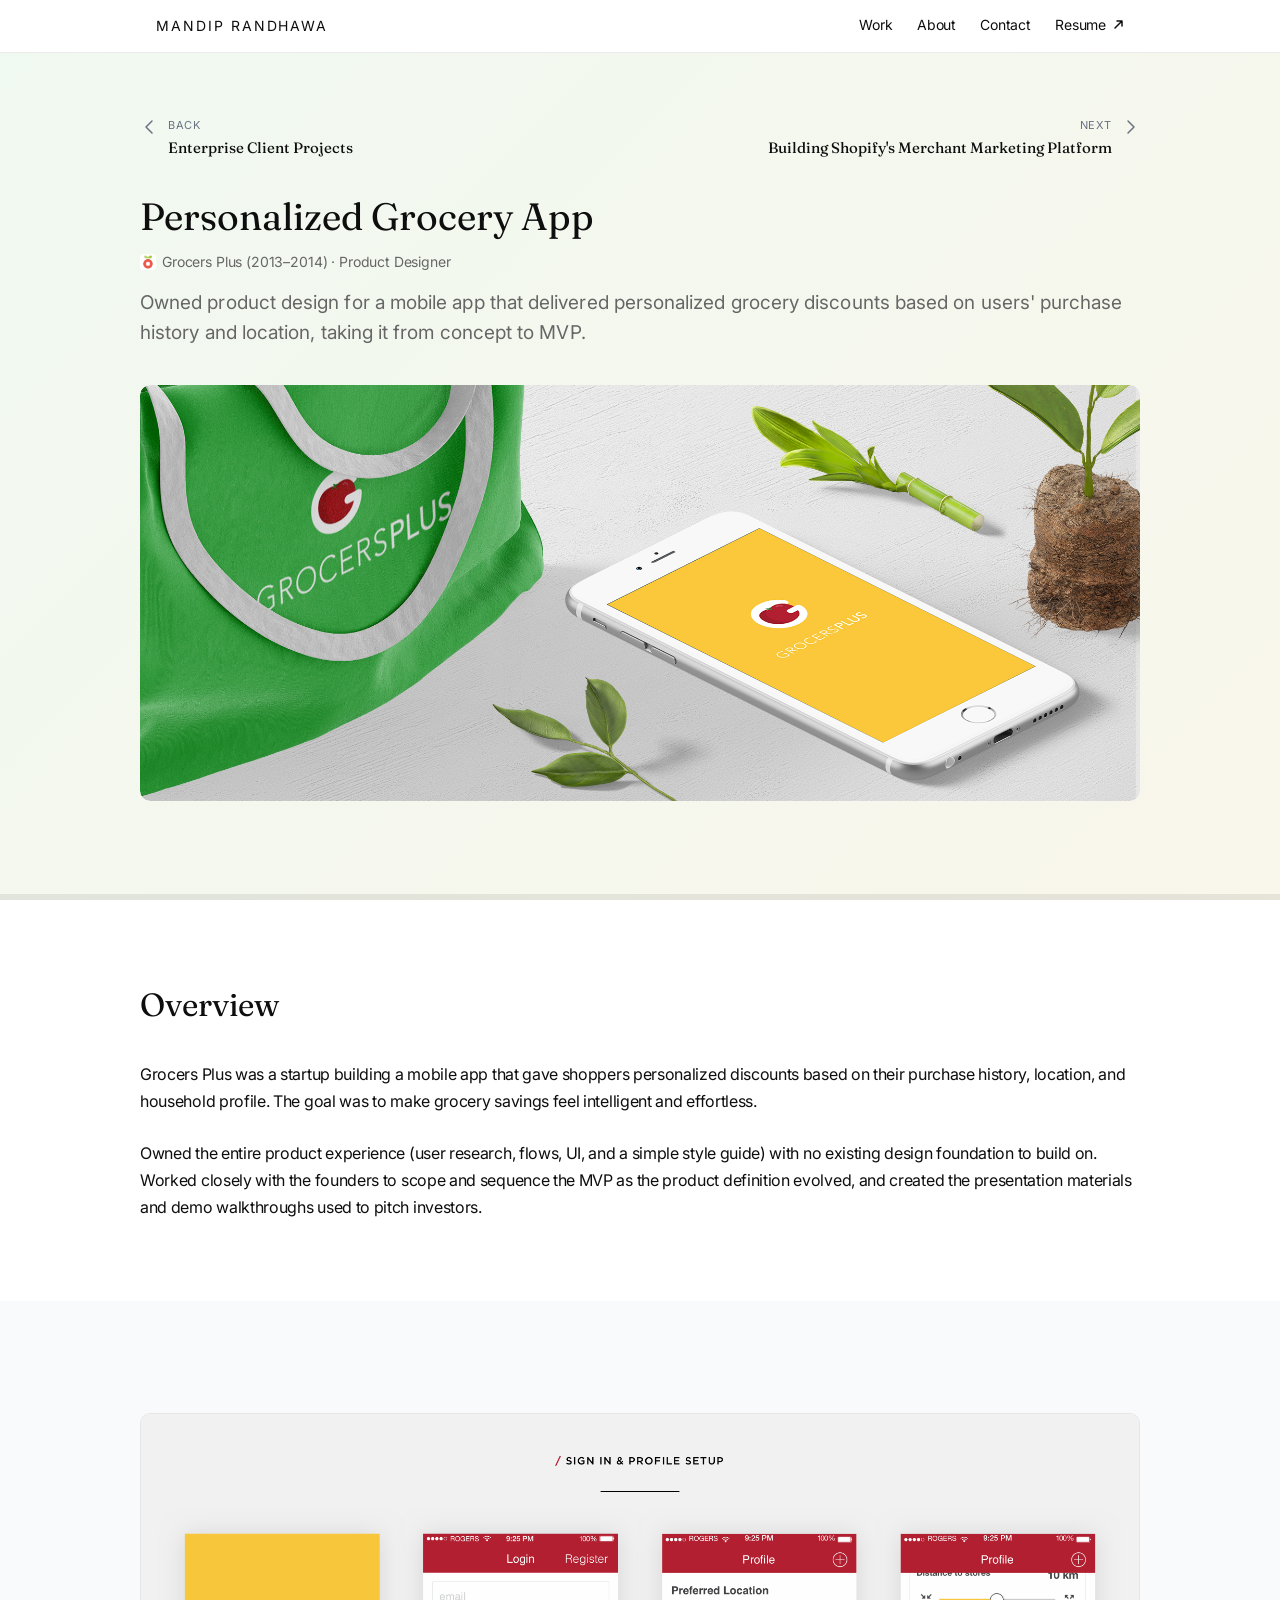
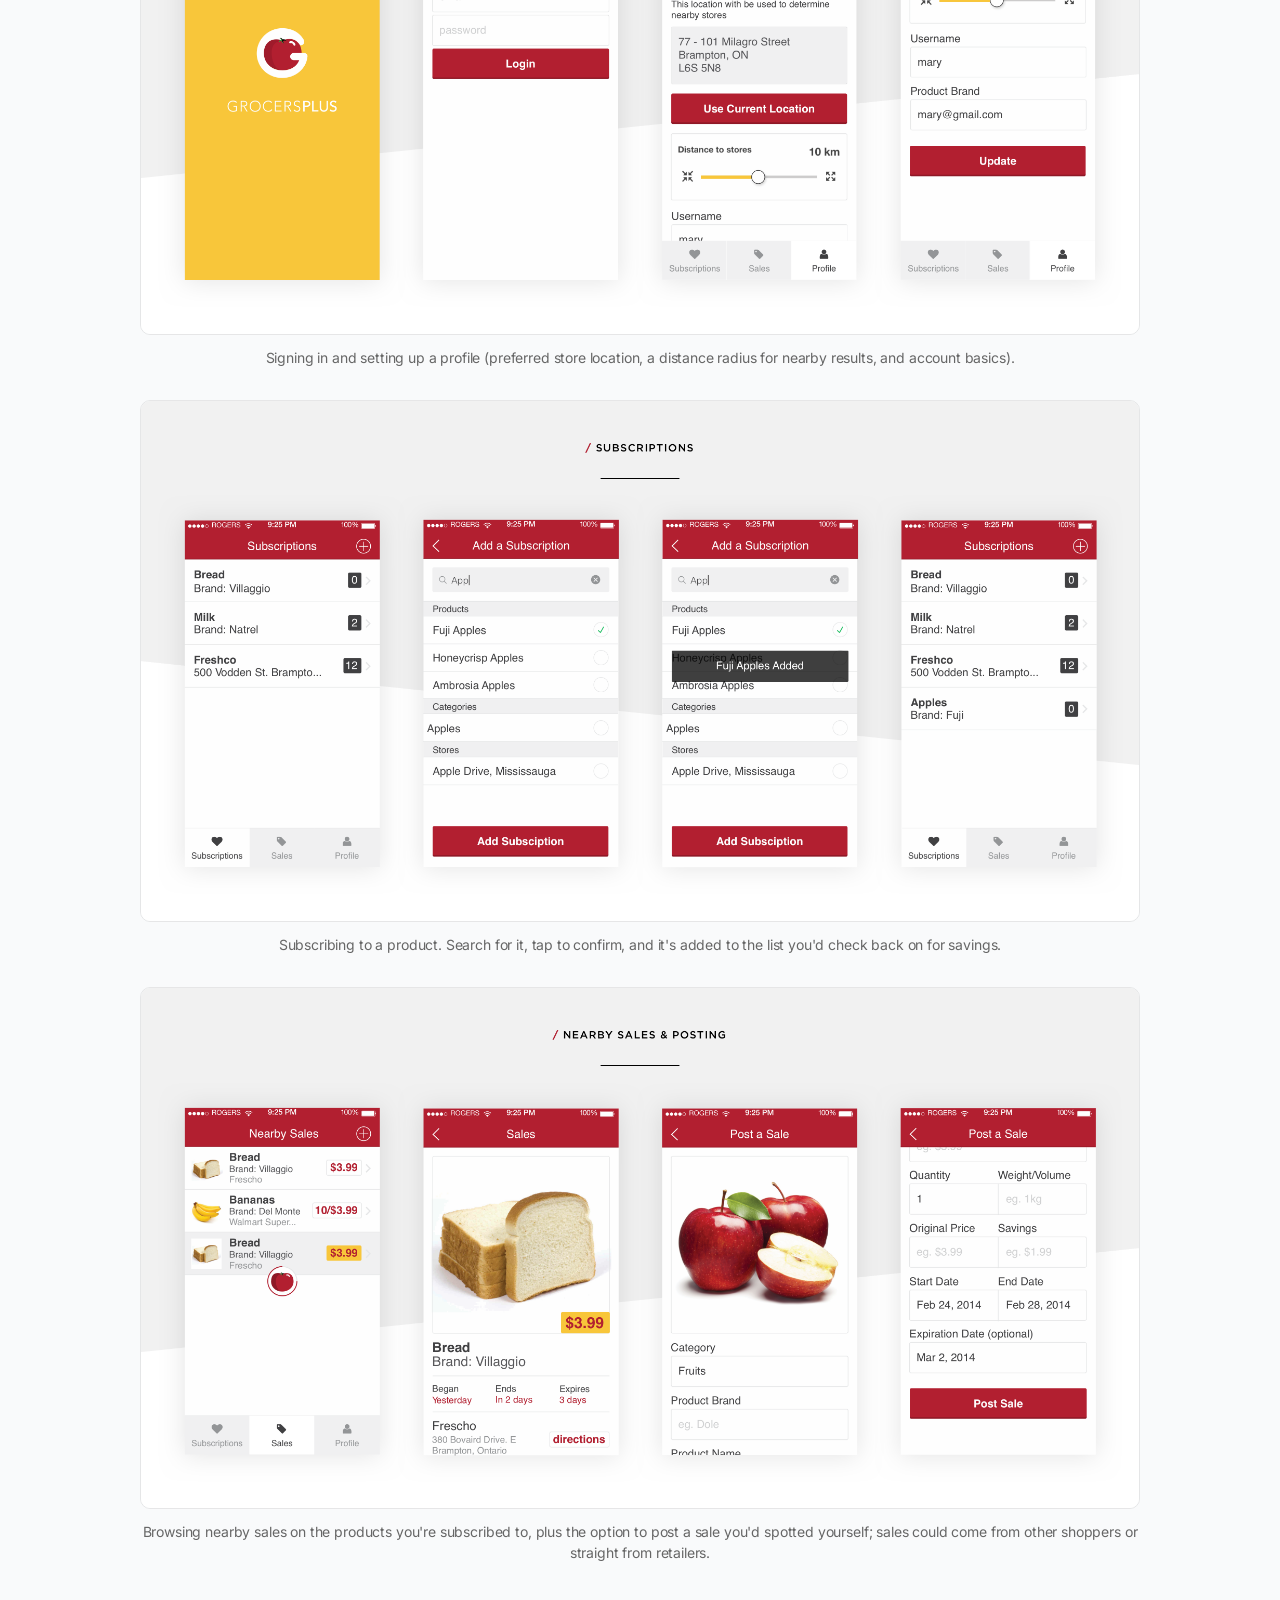
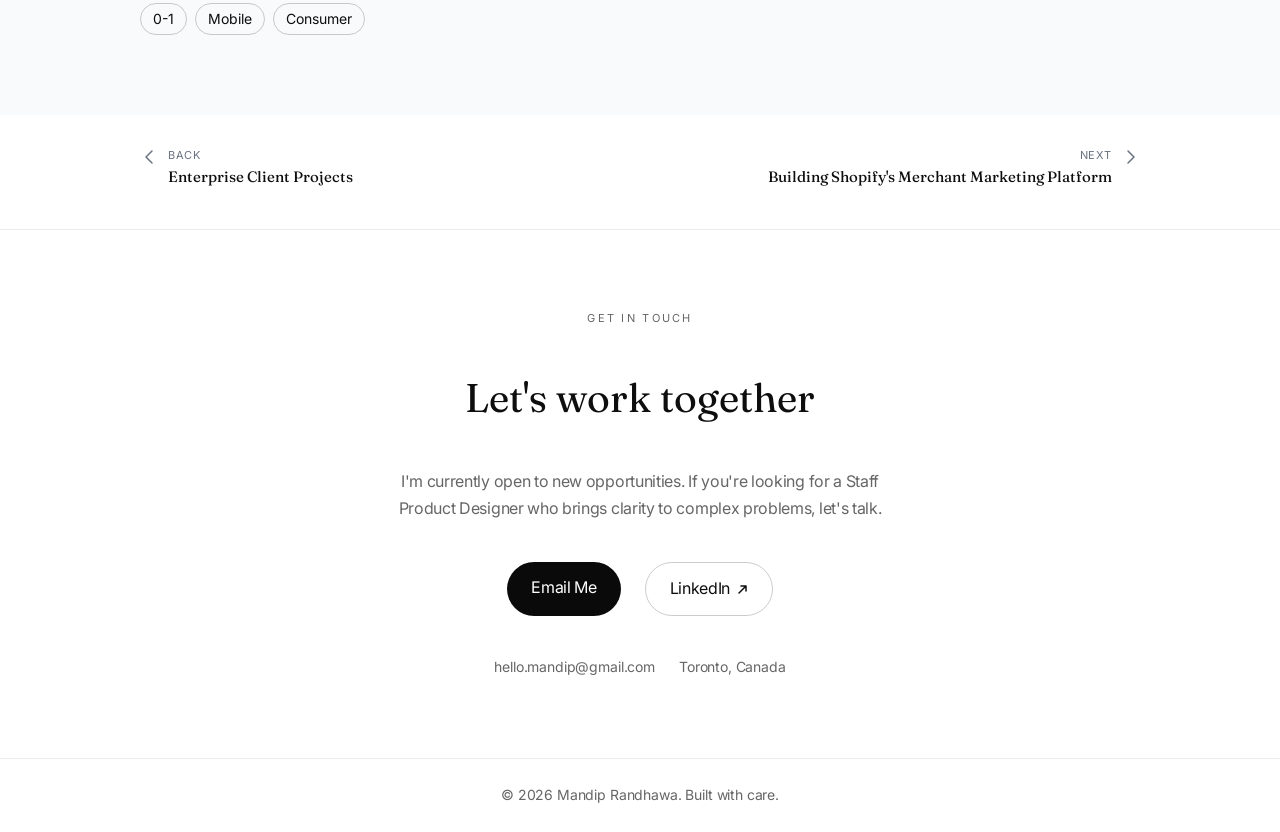
<file: case-studies/grocers-plus.html>
<!DOCTYPE html>
<html lang="en">
<head>
  <meta charset="UTF-8" />
  <meta name="viewport" content="width=device-width, initial-scale=1.0" />
  <title>Grocers Plus · Mandip Randhawa</title>
  <link rel="icon" type="image/png" sizes="32x32" href="/favicon-32x32.png" />
  <link rel="icon" type="image/png" sizes="16x16" href="/favicon-16x16.png" />
  <link rel="apple-touch-icon" sizes="180x180" href="/apple-touch-icon.png" />
  <link rel="icon" href="/favicon.ico" />
  <link rel="preconnect" href="https://fonts.googleapis.com" />
  <link rel="preconnect" href="https://fonts.gstatic.com" crossorigin />
  <link href="https://fonts.googleapis.com/css2?family=Fraunces:ital,opsz,wght,SOFT,WONK@0,9..144,100..900,0..100,0..1;1,9..144,100..900,0..100,0..1&family=Inter:wght@300;400;500;600&display=swap" rel="stylesheet" />
  <link rel="stylesheet" href="../css/case-study.css" />
  <style>
    /* Page-specific: hero gradient colors for this case study */
    :root {
      --hero-gradient: linear-gradient(135deg, #f0f9f1 0%, #f9f6eb 100%);
      --hero-placeholder-gradient: linear-gradient(135deg, #bce6bf 0%, #ebd9a2 100%);
    }
  </style>
  <link rel="stylesheet" href="../css/deck.css" />
  <script>if (/[?&]deck=1/.test(location.search)) document.documentElement.classList.add('deck-mode');</script>
</head>
<body>

  <header>
    <div class="header-inner">
      <a href="../index.html" class="logo">Mandip Randhawa</a>
      <button type="button" class="nav-toggle" id="nav-toggle" aria-label="Open menu" aria-expanded="false" aria-controls="site-nav">
        <span class="nav-toggle-bar"></span>
        <span class="nav-toggle-bar"></span>
        <span class="nav-toggle-bar"></span>
      </button>
      <nav id="site-nav">
        <a href="../index.html#work">Work</a>
        <a href="../index.html#about">About</a>
        <a href="../index.html#contact">Contact</a>
        <a href="../assets/mandip-randhawa-resume-2026.pdf" target="_blank" rel="noopener">Resume <svg style="display:inline-block; vertical-align:middle; margin-left:3px; position:relative; top:-1px;" width="11" height="11" viewBox="0 0 11 11" fill="none" xmlns="http://www.w3.org/2000/svg"><path d="M2 9L9 2M9 2H4M9 2V7" stroke="currentColor" stroke-width="1.5" stroke-linecap="round" stroke-linejoin="round"/></svg></a>
      </nav>
    </div>
  </header>

  <div class="reading-progress" aria-hidden="true">
    <div class="reading-progress-fill"></div>
  </div>

  <!-- HERO -->
  <section class="cs-hero">
    <div class="cs-hero-inner">

      <div class="cs-nav">
        <a href="nascent.html" class="cs-nav-link">
          <svg width="20" height="20" viewBox="0 0 20 20" fill="none" xmlns="http://www.w3.org/2000/svg">
            <path d="M12 4L6 10L12 16" stroke="#6a7282" stroke-width="1.5" stroke-linecap="round" stroke-linejoin="round"/>
          </svg>
          <span class="cs-nav-next-stack cs-nav-stack-left">
            <span class="cs-nav-next-label">Back</span>
            <span class="cs-nav-next-name">Enterprise Client Projects</span>
          </span>
        </a>
        <a href="shopify-marketing.html" class="cs-nav-link">
          <span class="cs-nav-next-stack">
            <span class="cs-nav-next-label">Next</span>
            <span class="cs-nav-next-name">Building Shopify's Merchant Marketing Platform</span>
          </span>
          <svg width="20" height="20" viewBox="0 0 20 20" fill="none" xmlns="http://www.w3.org/2000/svg">
            <path d="M8 4L14 10L8 16" stroke="#6a7282" stroke-width="1.5" stroke-linecap="round" stroke-linejoin="round"/>
          </svg>
        </a>
      </div>

      <div class="cs-intro">
        <h1 class="cs-title fraunces">Personalized Grocery App</h1>
        <p class="cs-meta"><img src="../images/logos/grocersplus-logo.jpeg" width="16" height="16" style="border-radius:3px;vertical-align:-3px;margin-right:6px;object-fit:cover;" alt="" />Grocers Plus (2013–2014) · Product Designer</p>
        <p class="cs-subtitle">Owned product design for a mobile app that delivered personalized grocery discounts based on users' purchase history and location, taking it from concept to MVP.</p>
      </div>

      <div class="cs-hero-image-frame">
        <img
          class="cs-hero-image"
          src="../images/case-studies/grocers-plus/hero-img.png"
          alt="Grocers Plus hero"
          onerror="this.style.display='none'; this.closest('.cs-hero-image-frame').style.background='var(--hero-placeholder-gradient)';"
        />
      </div>

    </div>
  </section>

  <!-- OVERVIEW (merged with "what I did") -->
  <section class="section-white">
    <div class="section-inner">
      <h2 class="cs-section-title fraunces">Overview</h2>
      <p class="cs-body">Grocers Plus was a startup building a mobile app that gave shoppers personalized discounts based on their purchase history, location, and household profile. The goal was to make grocery savings feel intelligent and effortless.</p>
      <p class="cs-body">Owned the entire product experience (user research, flows, UI, and a simple style guide) with no existing design foundation to build on. Worked closely with the founders to scope and sequence the MVP as the product definition evolved, and created the presentation materials and demo walkthroughs used to pitch investors.</p>
    </div>
  </section>

  <!-- THE FLOW: the 3 real screenshots, full width, one after another -->
  <section class="section-grey">
    <div class="section-inner">

      <div class="inline-image-group">
        <div class="flow-shot" data-lightbox-group="grocers-flow" data-caption="Signing in and setting up a profile · preferred store location, a distance radius for nearby results, and account basics.">
          <img class="inline-image" src="../images/case-studies/grocers-plus/1.png" alt="Grocers Plus · sign in and profile setup" />
          <p class="inline-image-caption">Signing in and setting up a profile (preferred store location, a distance radius for nearby results, and account basics).</p>
        </div>
        <div class="flow-shot" data-lightbox-group="grocers-flow" data-caption="Subscribing to a product · search for it, tap to confirm, and it's added to the list you'd check back on for savings.">
          <img class="inline-image" src="../images/case-studies/grocers-plus/2.png" alt="Grocers Plus · subscriptions" />
          <p class="inline-image-caption">Subscribing to a product. Search for it, tap to confirm, and it's added to the list you'd check back on for savings.</p>
        </div>
        <div class="flow-shot" data-lightbox-group="grocers-flow" data-caption="Browsing nearby sales on the products you're subscribed to, plus the option to post a sale you'd spotted yourself; sales could come from other shoppers or straight from retailers.">
          <img class="inline-image" src="../images/case-studies/grocers-plus/3.png" alt="Grocers Plus · nearby sales and posting" />
          <p class="inline-image-caption">Browsing nearby sales on the products you're subscribed to, plus the option to post a sale you'd spotted yourself; sales could come from other shoppers or straight from retailers.</p>
        </div>
      </div>

      <div class="tags-row" style="margin-top: 40px;">
        <span class="tag">0-1</span>
        <span class="tag">Mobile</span>
        <span class="tag">Consumer</span>
      </div>

    </div>
  </section>

  <!-- BOTTOM NAV -->
  <section class="section-white bottom-nav-section">
    <div class="bottom-nav">
      <a href="nascent.html" class="cs-nav-link">
        <svg width="20" height="20" viewBox="0 0 20 20" fill="none" xmlns="http://www.w3.org/2000/svg">
          <path d="M12 4L6 10L12 16" stroke="#6a7282" stroke-width="1.5" stroke-linecap="round" stroke-linejoin="round"/>
        </svg>
        <span class="cs-nav-next-stack cs-nav-stack-left">
          <span class="cs-nav-next-label">Back</span>
          <span class="cs-nav-next-name">Enterprise Client Projects</span>
        </span>
      </a>
      <a href="shopify-marketing.html" class="cs-nav-link">
        <span class="cs-nav-next-stack">
          <span class="cs-nav-next-label">Next</span>
          <span class="cs-nav-next-name">Building Shopify's Merchant Marketing Platform</span>
        </span>
        <svg width="20" height="20" viewBox="0 0 20 20" fill="none" xmlns="http://www.w3.org/2000/svg">
          <path d="M8 4L14 10L8 16" stroke="#6a7282" stroke-width="1.5" stroke-linecap="round" stroke-linejoin="round"/>
        </svg>
      </a>
    </div>
  </section>

  <!-- CONTACT -->
  <section class="contact-section">
    <p class="contact-label">Get in touch</p>
    <h2 class="contact-heading fraunces">Let's work together</h2>
    <p class="contact-sub">I'm currently open to new opportunities. If you're looking for a Staff Product Designer who brings clarity to complex problems, let's talk.</p>
    <div class="contact-actions">
      <a href="mailto:hello.mandip@gmail.com" class="btn-primary">Email Me</a>
      <a href="https://www.linkedin.com/in/mandiprandhawa/" target="_blank" class="btn-secondary">LinkedIn <svg style="display:inline-block; vertical-align:middle; margin-left:3px; position:relative; top:-1px;" width="11" height="11" viewBox="0 0 11 11" fill="none" xmlns="http://www.w3.org/2000/svg"><path d="M2 9L9 2M9 2H4M9 2V7" stroke="currentColor" stroke-width="1.5" stroke-linecap="round" stroke-linejoin="round"/></svg></a>
    </div>
    <div class="contact-info">
      <span>hello.mandip@gmail.com</span>
      <span>Toronto, Canada</span>
    </div>
  </section>

  <footer>
    <p>© 2026 Mandip Randhawa. Built with care.</p>
  </footer>

  <script src="../js/lightbox.js"></script>
  <script src="../js/reading-progress.js"></script>
  <script src="../js/nav-toggle.js"></script>

  <script src="../js/deck.js"></script>
</body>
</html>
</file>
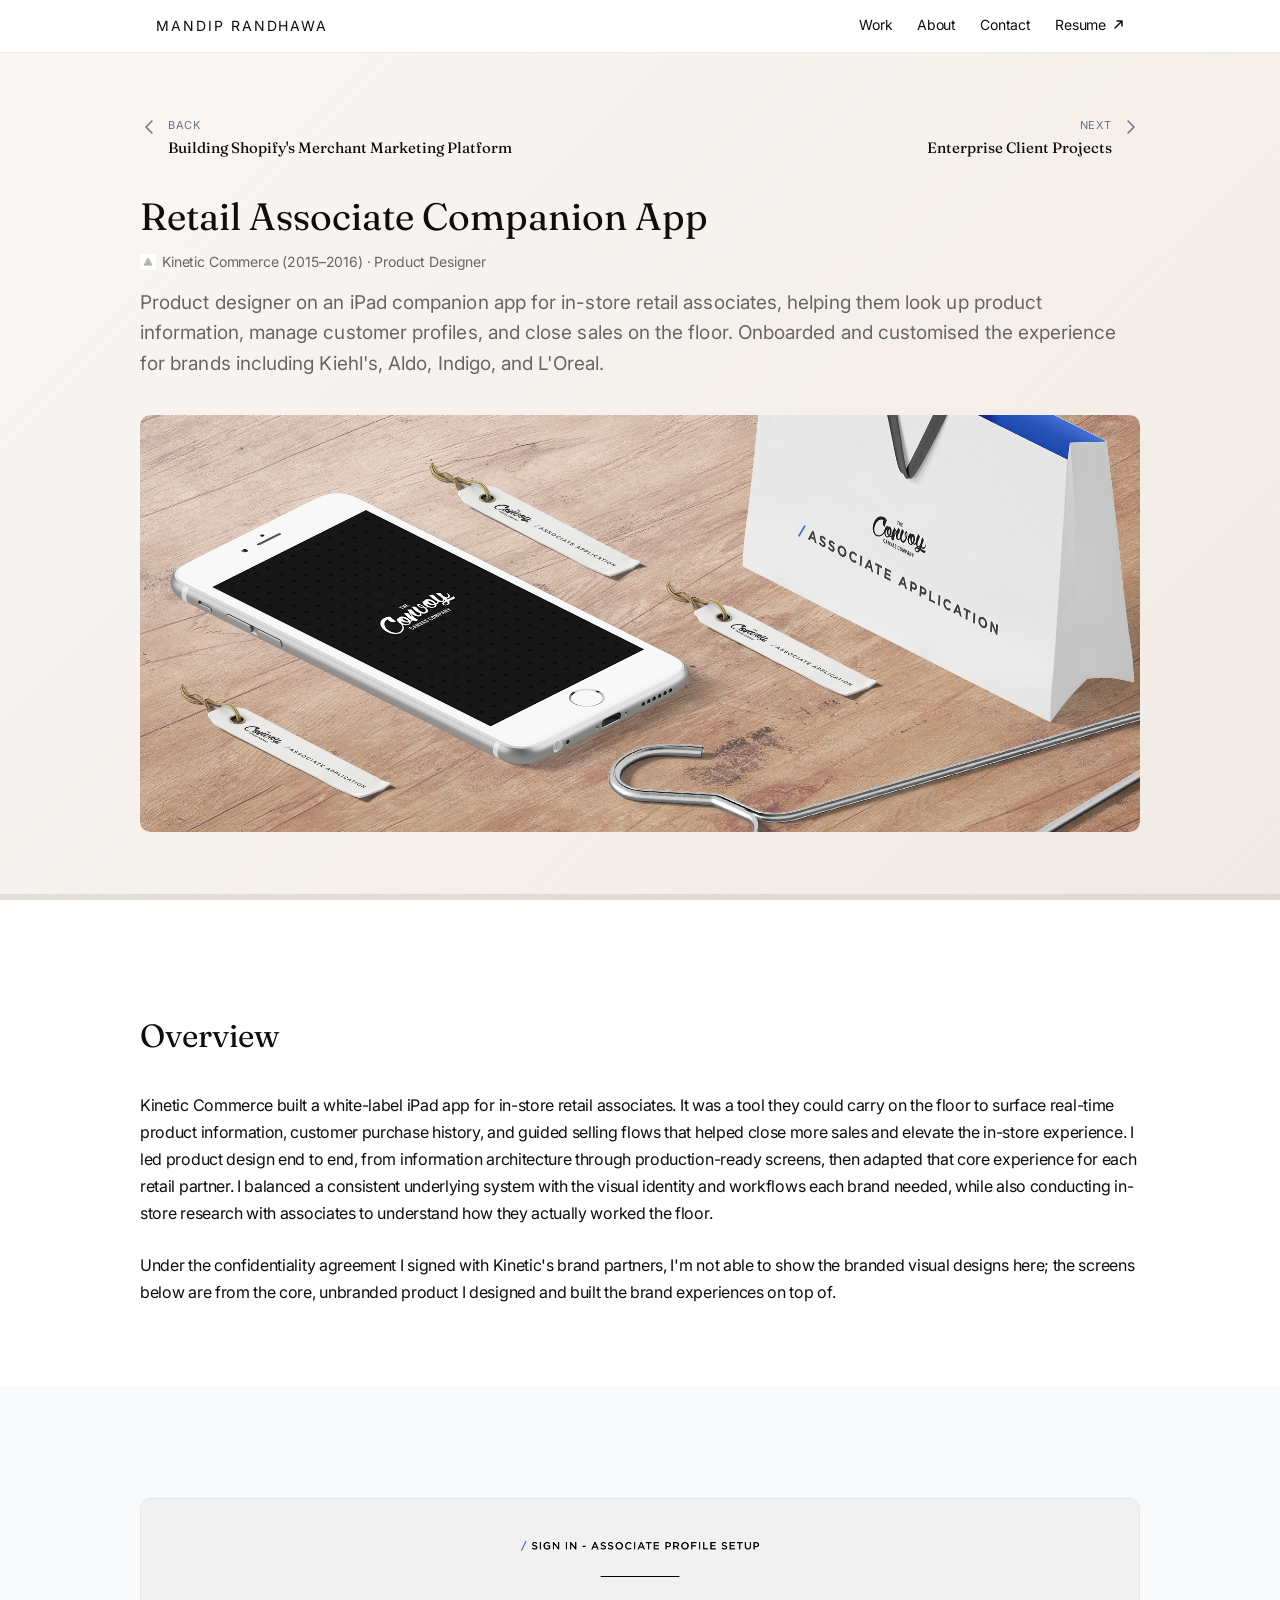
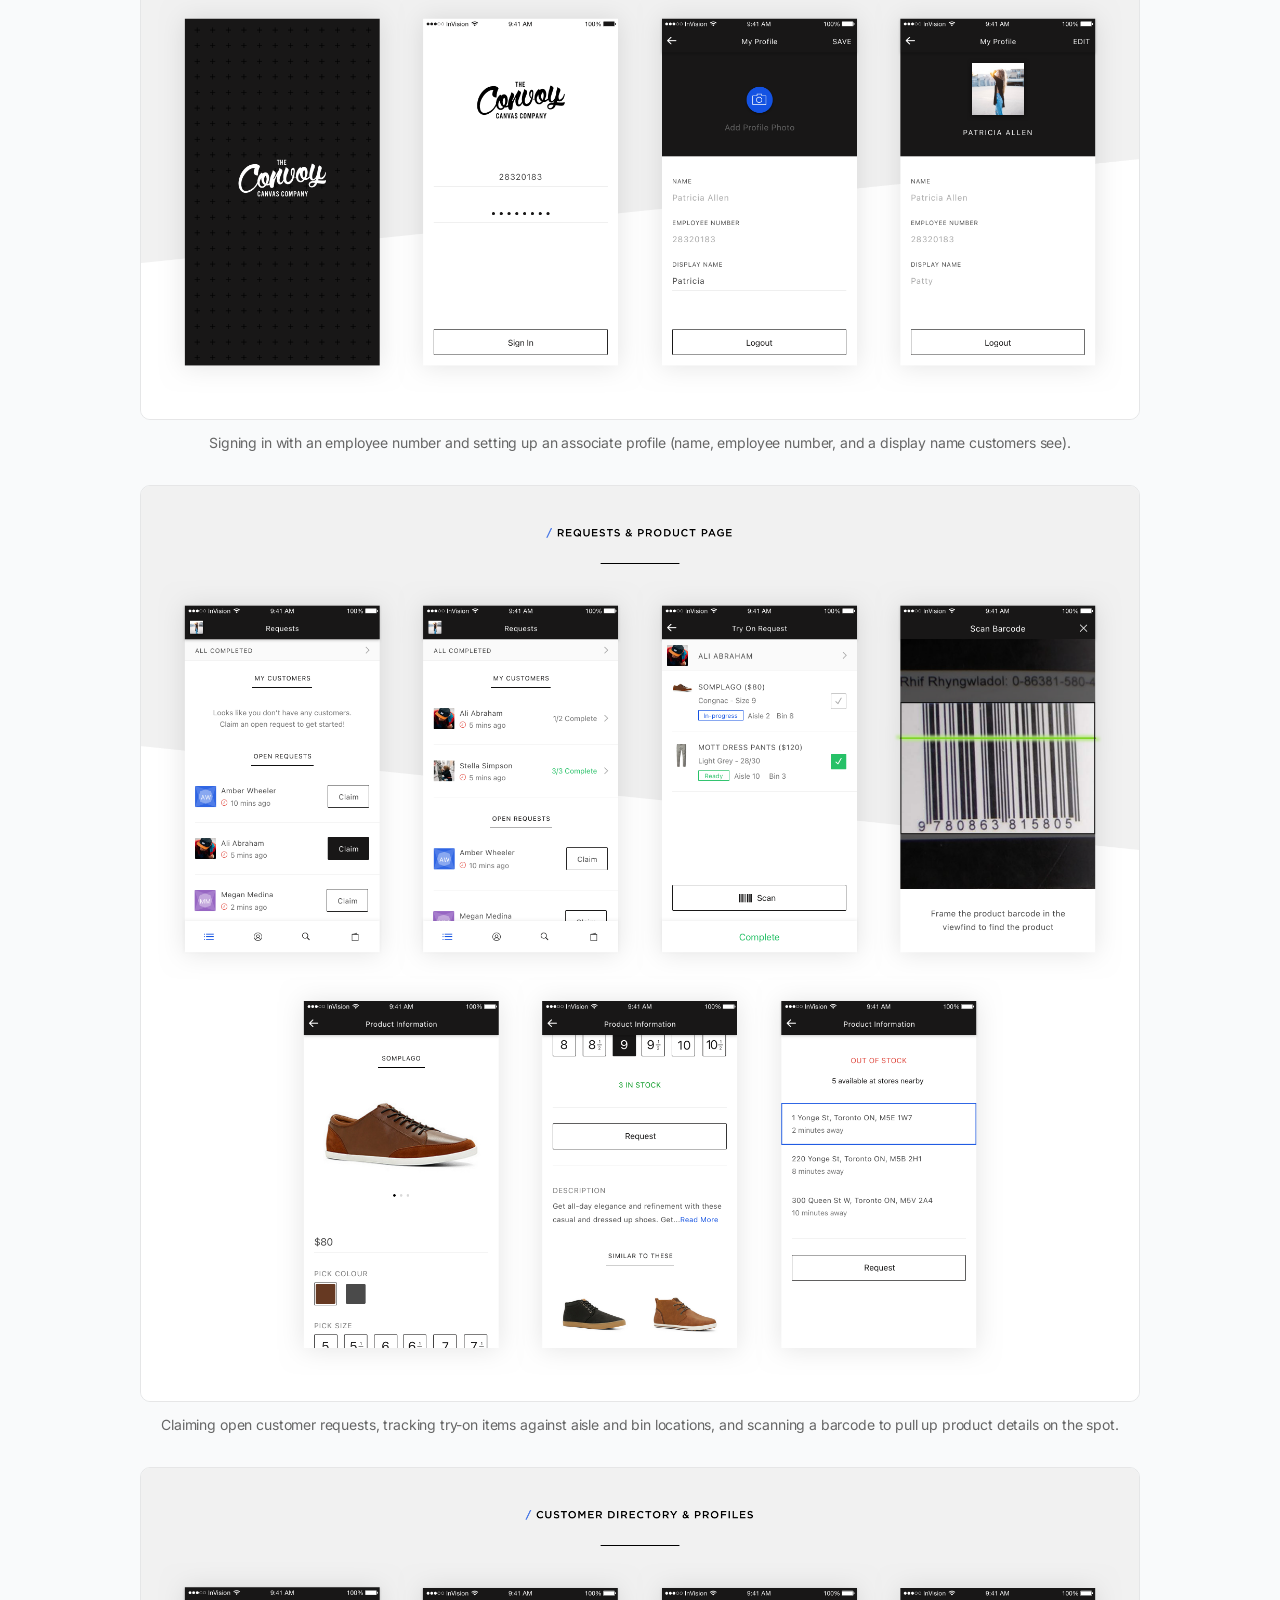
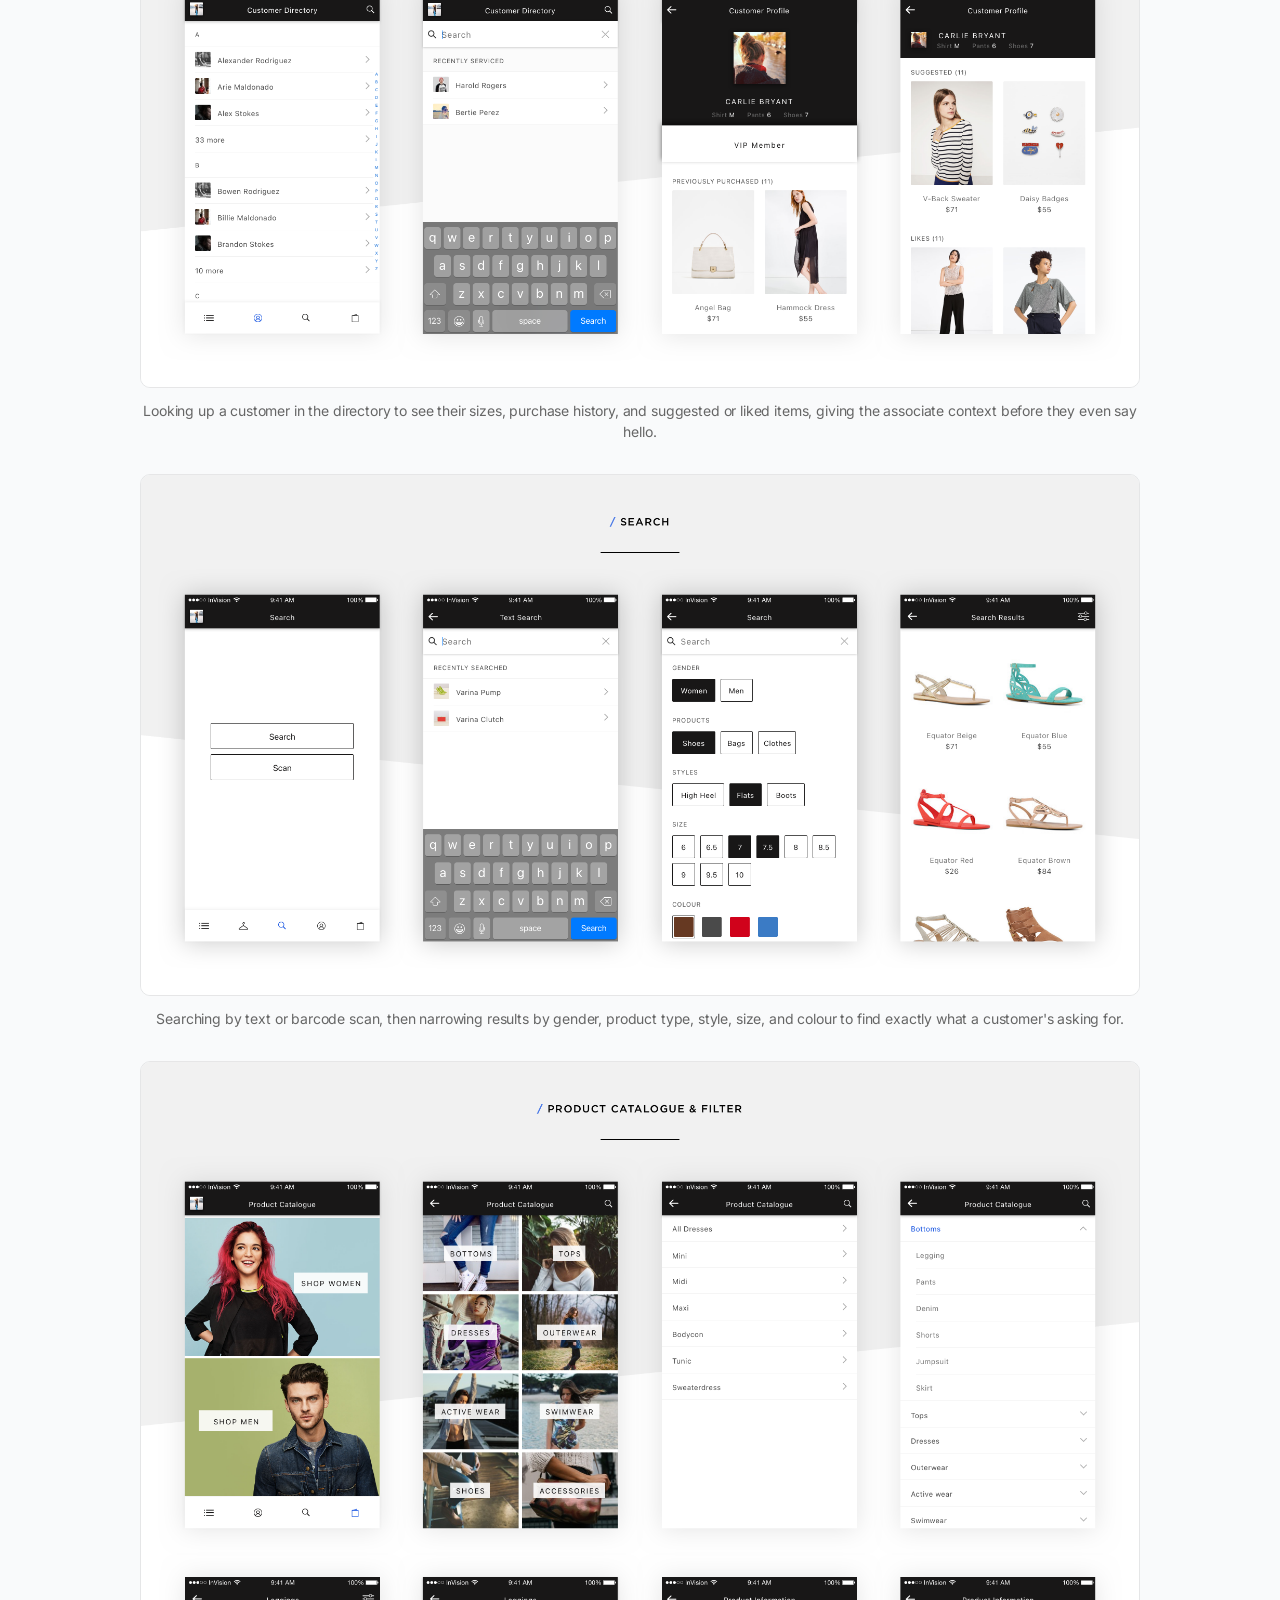
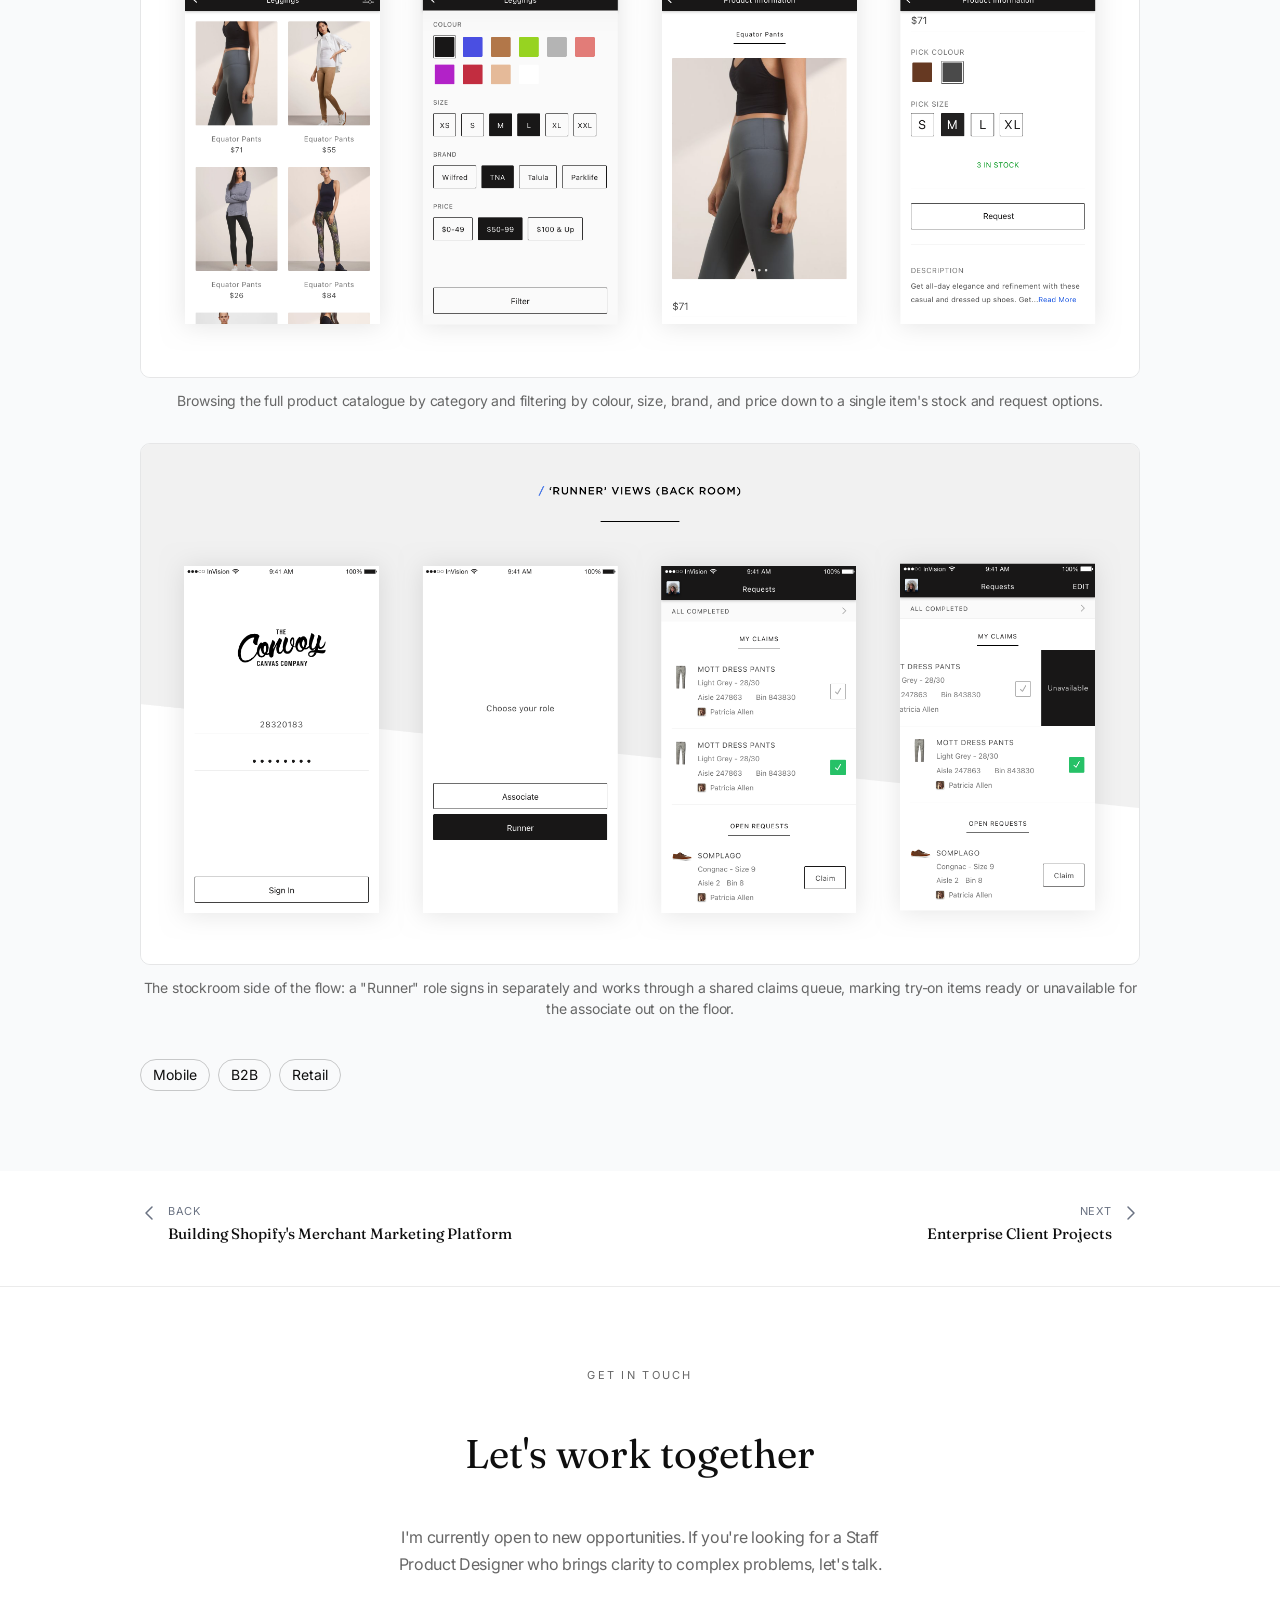
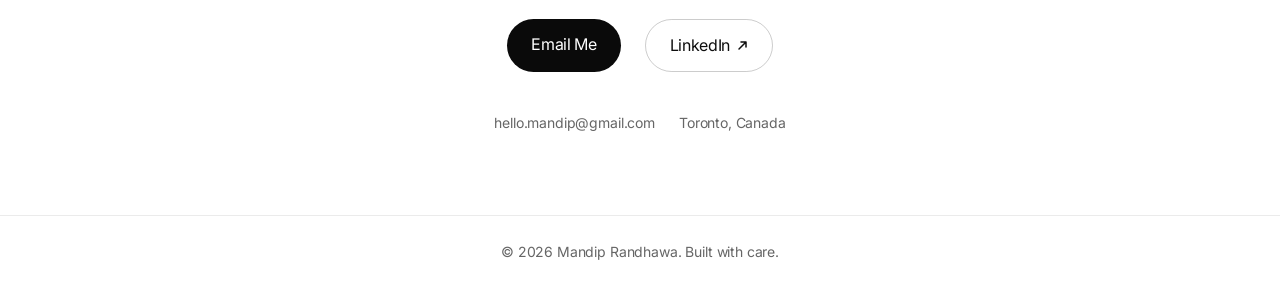
<file: case-studies/kinetic.html>
<!DOCTYPE html>
<html lang="en">
<head>
  <meta charset="UTF-8" />
  <meta name="viewport" content="width=device-width, initial-scale=1.0" />
  <title>Retail Associate Companion App · Mandip Randhawa</title>
  <link rel="icon" type="image/png" sizes="32x32" href="/favicon-32x32.png" />
  <link rel="icon" type="image/png" sizes="16x16" href="/favicon-16x16.png" />
  <link rel="apple-touch-icon" sizes="180x180" href="/apple-touch-icon.png" />
  <link rel="icon" href="/favicon.ico" />
  <link rel="preconnect" href="https://fonts.googleapis.com" />
  <link rel="preconnect" href="https://fonts.gstatic.com" crossorigin />
  <link href="https://fonts.googleapis.com/css2?family=Fraunces:ital,opsz,wght,SOFT,WONK@0,9..144,100..900,0..100,0..1;1,9..144,100..900,0..100,0..1&family=Inter:wght@300;400;500;600&display=swap" rel="stylesheet" />
  <link rel="stylesheet" href="../css/case-study.css" />
  <style>
    /* Page-specific: hero gradient colors for this case study */
    :root {
      --hero-gradient: linear-gradient(135deg, #f9f7f5 0%, #f1eae4 100%);
      --hero-placeholder-gradient: linear-gradient(135deg, #e1cfc1 0%, #d6b8a4 100%);
    }
  </style>
  <link rel="stylesheet" href="../css/deck.css" />
  <script>if (/[?&]deck=1/.test(location.search)) document.documentElement.classList.add('deck-mode');</script>
</head>
<body>

  <header>
    <div class="header-inner">
      <a href="../index.html" class="logo">Mandip Randhawa</a>
      <button type="button" class="nav-toggle" id="nav-toggle" aria-label="Open menu" aria-expanded="false" aria-controls="site-nav">
        <span class="nav-toggle-bar"></span>
        <span class="nav-toggle-bar"></span>
        <span class="nav-toggle-bar"></span>
      </button>
      <nav id="site-nav">
        <a href="../index.html#work">Work</a>
        <a href="../index.html#about">About</a>
        <a href="../index.html#contact">Contact</a>
        <a href="../assets/mandip-randhawa-resume-2026.pdf" target="_blank" rel="noopener">Resume <svg style="display:inline-block; vertical-align:middle; margin-left:3px; position:relative; top:-1px;" width="11" height="11" viewBox="0 0 11 11" fill="none" xmlns="http://www.w3.org/2000/svg"><path d="M2 9L9 2M9 2H4M9 2V7" stroke="currentColor" stroke-width="1.5" stroke-linecap="round" stroke-linejoin="round"/></svg></a>
      </nav>
    </div>
  </header>

  <div class="reading-progress" aria-hidden="true">
    <div class="reading-progress-fill"></div>
  </div>

  <!-- HERO -->
  <section class="cs-hero">
    <div class="cs-hero-inner">

      <div class="cs-nav">
        <a href="shopify-marketing.html" class="cs-nav-link">
          <svg width="20" height="20" viewBox="0 0 20 20" fill="none"><path d="M12 4L6 10L12 16" stroke="#6a7282" stroke-width="1.5" stroke-linecap="round" stroke-linejoin="round"/></svg>
          <span class="cs-nav-next-stack cs-nav-stack-left">
            <span class="cs-nav-next-label">Back</span>
            <span class="cs-nav-next-name">Building Shopify's Merchant Marketing Platform</span>
          </span>
        </a>
        <a href="nascent.html" class="cs-nav-link">
          <span class="cs-nav-next-stack">
            <span class="cs-nav-next-label">Next</span>
            <span class="cs-nav-next-name">Enterprise Client Projects</span>
          </span>
          <svg width="20" height="20" viewBox="0 0 20 20" fill="none"><path d="M8 4L14 10L8 16" stroke="#6a7282" stroke-width="1.5" stroke-linecap="round" stroke-linejoin="round"/></svg>
        </a>
      </div>

      <div class="cs-intro">
        <h1 class="fraunces cs-title">Retail Associate Companion App</h1>
        <p class="cs-meta"><img src="../images/logos/kinetic-logo.jpeg" width="16" height="16" style="border-radius:3px;vertical-align:-3px;margin-right:6px;object-fit:cover;" alt="" />Kinetic Commerce (2015–2016) · Product Designer</p>
        <p class="cs-subtitle">Product designer on an iPad companion app for in-store retail associates, helping them look up product information, manage customer profiles, and close sales on the floor. Onboarded and customised the experience for brands including Kiehl's, Aldo, Indigo, and L'Oreal.</p>
      </div>

      <div class="cs-hero-image-frame">
        <img
          class="cs-hero-image"
          src="../images/case-studies/kinetic/ASSOCIATEAPP/hero-img.png"
          alt="Kinetic Commerce Retail Associate App"
          onerror="this.style.display='none'; this.closest('.cs-hero-image-frame').style.background='var(--hero-placeholder-gradient)';"
        />
      </div>

    </div>
  </section>

  <!-- OVERVIEW -->
  <section class="section-white">
    <div class="section-inner">
      <h2 class="fraunces cs-section-title">Overview</h2>
      <p class="cs-body">Kinetic Commerce built a white-label iPad app for in-store retail associates. It was a tool they could carry on the floor to surface real-time product information, customer purchase history, and guided selling flows that helped close more sales and elevate the in-store experience. I led product design end to end, from information architecture through production-ready screens, then adapted that core experience for each retail partner. I balanced a consistent underlying system with the visual identity and workflows each brand needed, while also conducting in-store research with associates to understand how they actually worked the floor.</p>
      <p class="cs-body">Under the confidentiality agreement I signed with Kinetic's brand partners, I'm not able to show the branded visual designs here; the screens below are from the core, unbranded product I designed and built the brand experiences on top of.</p>
    </div>
  </section>

  <!-- WORK -->
  <section class="section-grey">
    <div class="section-inner">

      <div class="inline-image-group" style="margin-bottom: 40px;">
        <div class="flow-shot" data-lightbox-group="kinetic-associate" data-caption="Signing in with an employee number and setting up an associate profile (name, employee number, and a display name customers see).">
          <img class="inline-image" src="../images/case-studies/kinetic/ASSOCIATEAPP/1.png" alt="Kinetic Associate App · sign in and profile setup" />
          <p class="inline-image-caption">Signing in with an employee number and setting up an associate profile (name, employee number, and a display name customers see).</p>
        </div>
        <div class="flow-shot" data-lightbox-group="kinetic-associate" data-caption="Claiming open customer requests, tracking try-on items against aisle and bin locations, and scanning a barcode to pull up product details on the spot.">
          <img class="inline-image" src="../images/case-studies/kinetic/ASSOCIATEAPP/2.png" alt="Kinetic Associate App · requests and product lookup" />
          <p class="inline-image-caption">Claiming open customer requests, tracking try-on items against aisle and bin locations, and scanning a barcode to pull up product details on the spot.</p>
        </div>
        <div class="flow-shot" data-lightbox-group="kinetic-associate" data-caption="Looking up a customer in the directory to see their sizes, purchase history, and suggested or liked items, giving the associate context before they even say hello.">
          <img class="inline-image" src="../images/case-studies/kinetic/ASSOCIATEAPP/3.png" alt="Kinetic Associate App · customer directory and profiles" />
          <p class="inline-image-caption">Looking up a customer in the directory to see their sizes, purchase history, and suggested or liked items, giving the associate context before they even say hello.</p>
        </div>
        <div class="flow-shot" data-lightbox-group="kinetic-associate" data-caption="Searching by text or barcode scan, then narrowing results by gender, product type, style, size, and colour to find exactly what a customer's asking for.">
          <img class="inline-image" src="../images/case-studies/kinetic/ASSOCIATEAPP/4.png" alt="Kinetic Associate App · search" />
          <p class="inline-image-caption">Searching by text or barcode scan, then narrowing results by gender, product type, style, size, and colour to find exactly what a customer's asking for.</p>
        </div>
        <div class="flow-shot" data-lightbox-group="kinetic-associate" data-caption="Browsing the full product catalogue by category and filtering by colour, size, brand, and price down to a single item's stock and request options.">
          <img class="inline-image" src="../images/case-studies/kinetic/ASSOCIATEAPP/5.png" alt="Kinetic Associate App · product catalogue and filter" />
          <p class="inline-image-caption">Browsing the full product catalogue by category and filtering by colour, size, brand, and price down to a single item's stock and request options.</p>
        </div>
        <div class="flow-shot" data-lightbox-group="kinetic-associate" data-caption='The stockroom side of the flow: a "Runner" role signs in separately and works through a shared claims queue, marking try-on items ready or unavailable for the associate out on the floor.'>
          <img class="inline-image" src="../images/case-studies/kinetic/ASSOCIATEAPP/6.png" alt="Kinetic Associate App · runner (back room) views" />
          <p class="inline-image-caption">The stockroom side of the flow: a "Runner" role signs in separately and works through a shared claims queue, marking try-on items ready or unavailable for the associate out on the floor.</p>
        </div>
      </div>

      <div class="tags-row" style="margin-top: 32px;">
        <span class="tag">Mobile</span>
        <span class="tag">B2B</span>
        <span class="tag">Retail</span>
      </div>
    </div>
  </section>

  <!-- BOTTOM NAV -->
  <section class="section-white bottom-nav-section">
    <div class="bottom-nav">
      <a href="shopify-marketing.html" class="cs-nav-link">
        <svg width="20" height="20" viewBox="0 0 20 20" fill="none"><path d="M12 4L6 10L12 16" stroke="#6a7282" stroke-width="1.5" stroke-linecap="round" stroke-linejoin="round"/></svg>
        <span class="cs-nav-next-stack cs-nav-stack-left">
          <span class="cs-nav-next-label">Back</span>
          <span class="cs-nav-next-name">Building Shopify's Merchant Marketing Platform</span>
        </span>
      </a>
      <a href="nascent.html" class="cs-nav-link">
        <span class="cs-nav-next-stack">
          <span class="cs-nav-next-label">Next</span>
          <span class="cs-nav-next-name">Enterprise Client Projects</span>
        </span>
        <svg width="20" height="20" viewBox="0 0 20 20" fill="none"><path d="M8 4L14 10L8 16" stroke="#6a7282" stroke-width="1.5" stroke-linecap="round" stroke-linejoin="round"/></svg>
      </a>
    </div>
  </section>

  <!-- CONTACT -->
  <section class="contact-section" id="contact">
    <p class="contact-label">Get in Touch</p>
    <h2 class="fraunces contact-heading">Let's work together</h2>
    <p class="contact-sub">I'm currently open to new opportunities. If you're looking for a Staff Product Designer who brings clarity to complex problems, let's talk.</p>
    <div class="contact-actions">
      <a href="mailto:hello.mandip@gmail.com" class="btn-primary">Email Me</a>
      <a href="https://www.linkedin.com/in/mandiprandhawa/" target="_blank" class="btn-secondary">LinkedIn <svg style="display:inline-block; vertical-align:middle; margin-left:3px; position:relative; top:-1px;" width="11" height="11" viewBox="0 0 11 11" fill="none" xmlns="http://www.w3.org/2000/svg"><path d="M2 9L9 2M9 2H4M9 2V7" stroke="currentColor" stroke-width="1.5" stroke-linecap="round" stroke-linejoin="round"/></svg></a>
    </div>
    <div class="contact-info">
      <span>hello.mandip@gmail.com</span>
      <span>Toronto, Canada</span>
    </div>
  </section>

  <footer>
    <p>© 2026 Mandip Randhawa. Built with care.</p>
  </footer>

  <script src="../js/lightbox.js"></script>
  <script src="../js/reading-progress.js"></script>
  <script src="../js/nav-toggle.js"></script>

  <script src="../js/deck.js"></script>
</body>
</html>
</file>
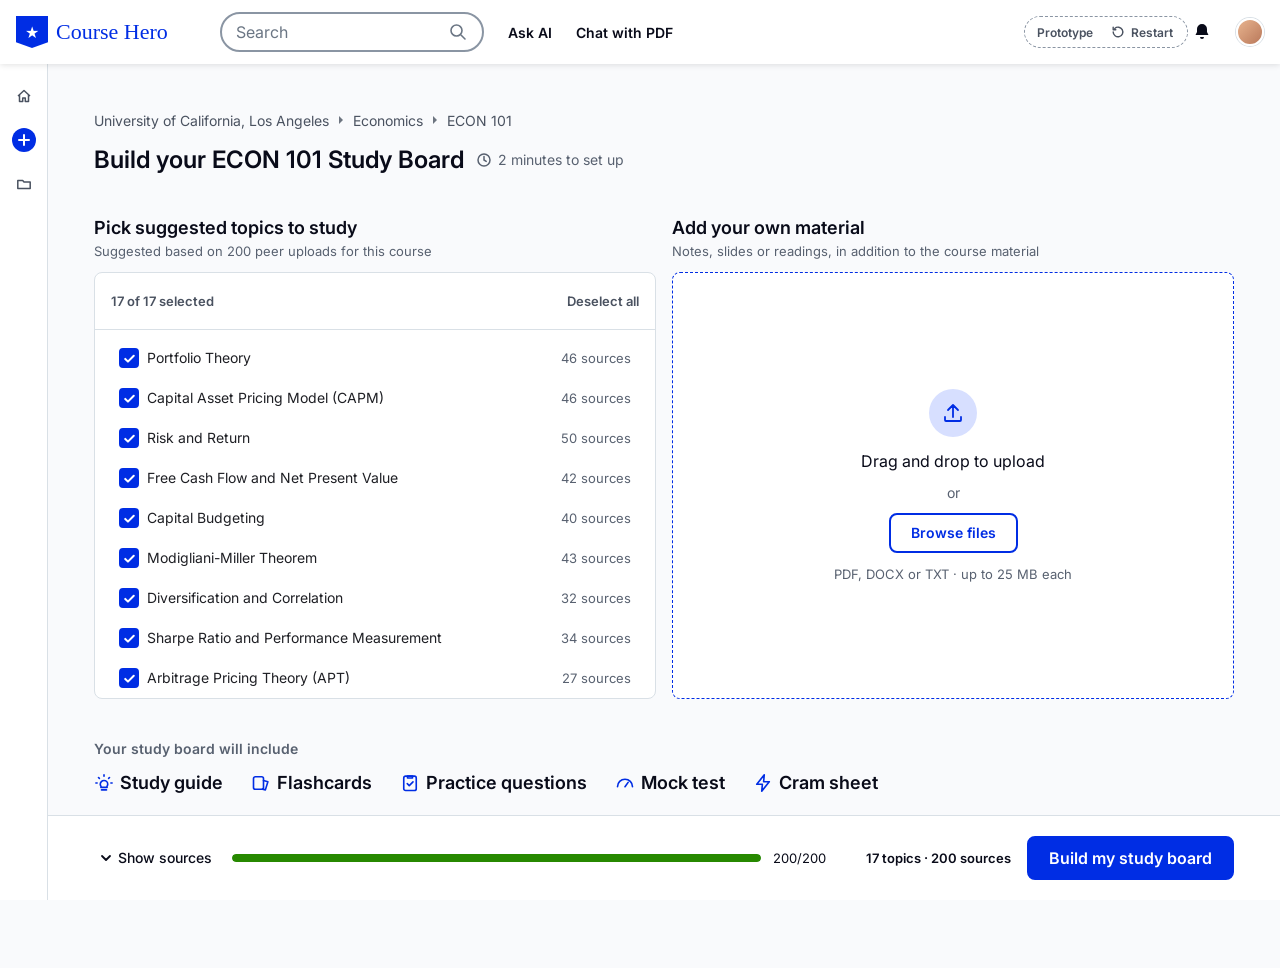
<file: prototypes/study-board.html>
<!doctype html>
<html lang="en">
<head>
<meta charset="utf-8">
<meta name="viewport" content="width=device-width, initial-scale=1">
<link rel="preconnect" href="https://fonts.googleapis.com"><link rel="preconnect" href="https://fonts.gstatic.com" crossorigin>
<link href="https://fonts.googleapis.com/css2?family=Inter:wght@400;500;600&display=swap" rel="stylesheet">
<title>Study Board – Set up (v13)</title>
<style>
:root{
  --blue:#002de4; --blue-100:#f5f7ff; --blue-200:#d7dfff;
  --ink:#090b19; --ink-2:#4a5260; --ink-3:#586170; --text:#1e1f24;
  --border:#d9e0e6; --bg-light:#edf0f5; --bg-neutral:#f9fafc; --form-border:#8a95a3;
  --green:#278900; --red:#b42318; --red-bg:#fef3f2;
  --font:"Inter","Helvetica Neue",Helvetica,Arial,system-ui,sans-serif;
}
*{box-sizing:border-box;margin:0;padding:0}
body{font-family:var(--font);background:#f9fafc;color:var(--ink);min-height:100vh;-webkit-font-smoothing:antialiased}
button{font:inherit;color:inherit;background:none;border:0;cursor:pointer}
svg{display:block;flex:none}
[hidden]{display:none!important}

/* top bar */
.top{position:fixed;inset:0 0 auto 0;height:64px;background:#fff;box-shadow:0 1px 6px rgba(0,0,0,.12);display:flex;align-items:center;padding:0 16px;gap:24px;z-index:20}
.logo{display:flex;align-items:center;gap:8px;font-family:Georgia,"Times New Roman",serif;font-size:22px;color:var(--blue);width:180px}
.logo i{width:32px;height:32px;background:var(--blue);clip-path:polygon(0 0,100% 0,100% 82%,50% 100%,0 82%);display:grid;place-items:center;color:#fff;font-style:normal;font-size:16px}
.search{width:264px;height:40px;border:2px solid #8a95a3;border-radius:40px;display:flex;align-items:center;justify-content:space-between;padding:0 14px;color:#6b7684;font-size:16px}
.toplink{font-size:14px;font-weight:600}
.top .sp{flex:1}
.create{background:var(--blue);color:#fff;height:32px;border-radius:8px;padding:0 16px;font-size:14px;font-weight:600;display:flex;align-items:center;gap:8px}
.avatar{width:28px;height:28px;border-radius:50%;background:linear-gradient(135deg,#e8b48f,#b9785a);border:2px solid #fff;box-shadow:0 0 0 1px var(--border)}

/* left nav */
.rail{position:fixed;top:64px;bottom:0;left:0;width:48px;background:#fff;border-right:1px solid var(--border);display:flex;flex-direction:column;align-items:center;gap:16px;padding-top:16px;z-index:10}
.rail .n{width:32px;height:32px;display:grid;place-items:center;border-radius:8px}
.rail .n:hover{background:var(--bg-light)}
.rail .plus{width:24px;height:24px;border-radius:16px;background:var(--blue)}

/* page */
main{padding:104px 0 240px 48px}
.wrap{width:min(1140px,calc(100vw - 96px));margin:0 auto}
.crumbs{display:flex;justify-content:space-between;align-items:center;height:32px;font-size:14px;color:var(--ink-2)}
.crumbs .l{display:flex;align-items:center;gap:4px}
.rate{display:flex;align-items:center;gap:4px;font-size:13px;color:var(--ink-2)}
.rate span{padding-left:8px}
.rate button{width:32px;height:32px;display:grid;place-items:center;border-radius:8px}
.rate button:hover,.rate button[aria-pressed=true]{background:var(--blue-200)}
.title{margin-top:8px;font-size:24px;line-height:32px;font-weight:600;color:var(--ink)}

/* board outputs: preview (what you'll get) -> live (tabs) */
.outputs{margin-top:32px}
.outputs .label{display:flex;align-items:center;gap:8px;font-size:13px;font-weight:600;color:var(--ink-2);margin-bottom:8px;letter-spacing:.01em}
.outputs .label svg{color:var(--blue)}
.tabs{display:flex;background:#fff;min-height:76px;border-radius:8px}
.tabs.preview{border:1px dashed var(--form-border);background:var(--bg-neutral)}
.tabs.live{border-bottom:2px solid var(--border)}
.tab{flex:1;min-width:64px;display:flex;flex-direction:column;align-items:center;justify-content:center;gap:4px;padding:14px 8px;color:var(--ink-2);border-radius:8px;text-align:center}
.tabs.live .tab:hover{background:var(--bg-neutral)}
.tab .t{display:flex;gap:6px;align-items:center;font-size:14px;line-height:24px;font-weight:600}
.tab small{font-size:13px;line-height:16px;font-weight:400;color:var(--ink-3)}
.tabs.preview .tab+.tab{border-left:1px dashed var(--border)}
.tabs.preview .tab{border-radius:0}
.tab[aria-selected=true]{color:var(--blue);box-shadow:inset 0 -2px 0 var(--blue)}
.tab:focus-visible{outline:2px solid var(--blue);outline-offset:-2px}

.card{background:#fff;border:1px solid var(--border);border-radius:8px;margin-top:16px}
.card .head{padding:32px 24px 12px;display:flex;flex-direction:column;gap:8px}
.card h2{display:flex;gap:12px;align-items:baseline;font-size:30px;line-height:40px;font-weight:600}
.card h2 span{font-size:16px;font-weight:400;color:var(--ink-3);line-height:24px}
.card .lede{font-size:16px;line-height:24px;color:var(--ink-3)}
.steps{display:grid;grid-template-columns:minmax(0,1fr) minmax(0,1fr);gap:16px;padding:0 24px}
.step{display:flex;align-items:center;min-height:72px;padding:16px 0;font-size:18px;font-weight:600}
.step .pill{font-weight:600}
.step b{width:32px;height:32px;border-radius:70px;background:var(--blue-200);border:1px solid var(--blue-200);display:grid;place-items:center;font-weight:600;flex:none}
.step .sub{display:block;font-weight:400;font-size:13px;color:var(--ink-3);line-height:18px;margin-top:2px}
.pill{font-size:12px;font-weight:600;line-height:16px;padding:2px 8px;border-radius:999px;background:var(--bg-light);color:var(--ink-2);margin-left:4px;vertical-align:1px}
.cols{display:grid;grid-template-columns:minmax(0,1fr) minmax(0,1fr);gap:16px;padding:0 24px 24px;align-items:stretch}
.cols>*{min-width:0}

.topics{background:#fff;border:1px solid #dee1e3;border-radius:8px;padding:16px 16px 0;overflow:hidden;align-self:start}
.topics header{display:flex;justify-content:space-between;align-items:center;padding:8px 0 0 8px;color:var(--ink-3);font-size:14px;font-weight:600;line-height:24px}
.topics header div{display:flex;gap:8px;align-items:center}
#topics{max-height:300px;overflow-y:auto;padding-bottom:8px;scrollbar-width:thin;scrollbar-color:#c3cad3 transparent;margin-right:-8px;padding-right:8px}
.hint{padding:6px 8px 8px;font-size:13px;line-height:18px;color:var(--ink-3);display:flex;justify-content:space-between;align-items:center}
.hint button{font-size:13px;font-weight:600;line-height:18px;color:var(--ink-2);padding:4px 8px;margin:0 0 0 -8px;border-radius:8px}
.hint button:hover{background:var(--bg-light)}
.hint b{font-weight:600;color:var(--ink-2);white-space:nowrap}
.topic{display:flex;gap:8px;align-items:center;padding:8px;border-radius:8px;font-size:14px;line-height:24px;color:var(--text);cursor:pointer;width:100%;text-align:left}
.topic:hover{background:var(--bg-neutral)}
.topic .n{margin-left:auto;font-size:13px;color:var(--ink-3);white-space:nowrap}
.box{width:20px;height:20px;border-radius:4px;border:2px solid var(--form-border);background:#fff;display:grid;place-items:center;flex:none}
.topic[aria-checked=true] .box{background:var(--blue);border-color:var(--blue)}
.topic .box svg{display:none}
.topic[aria-checked=true] .box svg{display:block}
:focus-visible{outline:2px solid var(--blue);outline-offset:2px}

.drop{position:relative;background:transparent;border:1px dashed var(--blue);border-radius:8px;display:flex;flex-direction:column;align-items:center;justify-content:center;gap:8px;padding:40px 24px;min-height:300px;text-align:center;font-size:16px;line-height:24px;transition:background .15s}
.drop.over{background:var(--blue-200);border-style:solid}
.drop .up{width:48px;height:48px;border-radius:50%;background:var(--blue-200);display:grid;place-items:center;color:var(--blue);margin-bottom:4px}
.drop .or{font-size:14px;color:var(--ink-3)}
.browse{height:40px;padding:0 20px;border:2px solid var(--blue);color:var(--blue);border-radius:8px;font-weight:600;font-size:14px;background:#fff}
.browse:hover{background:var(--blue-100)}
.drop .fine{font-size:13px;color:var(--ink-3);line-height:18px;margin-top:4px}
.drop .drag-only{display:none;flex-direction:column;align-items:center;gap:8px}
.drop .rest{display:flex;flex-direction:column;align-items:center;gap:8px}
.drop.over .rest{display:none}
.drop.over .drag-only{display:flex}
.pdf{width:82px;height:104px;background:#fff;border-radius:3px 20px 3px 3px;box-shadow:0 2px 8px rgba(0,0,0,.18);position:relative;background-image:repeating-linear-gradient(#cfd3d9 0 2px,transparent 2px 7px);background-size:60% 60%;background-position:14px 12px;background-repeat:no-repeat}
.pdf::after{content:"PDF";position:absolute;left:14px;bottom:20px;font-size:15px;color:#8a919b;font-weight:600}
.err{position:absolute;left:16px;right:16px;bottom:16px;display:flex;gap:8px;align-items:flex-start;text-align:left;background:var(--red-bg);border:1px solid #fda29b;color:var(--red);border-radius:8px;padding:10px 12px;font-size:13px;line-height:18px}
.err button{margin-left:auto;text-decoration:underline;font-weight:600;color:var(--red)}

/* sources bar */
.sources{position:fixed;left:calc(50% + 24px);transform:translateX(-50%);width:min(1140px,calc(100vw - 96px));bottom:20px;filter:drop-shadow(0 20px 12.5px rgba(0,0,0,.05)) drop-shadow(0 10px 5px rgba(0,0,0,.03));z-index:15}
.sources .row{background:var(--bg-neutral);display:flex;align-items:center;justify-content:space-between;gap:16px;padding-right:16px;border-radius:8px}
.sources:has(.cards:not([hidden])) .row{border-radius:8px 8px 0 0}
.rail-count{flex:1;display:flex;align-items:center;gap:12px;padding:20px 16px;font-size:14px;line-height:24px;min-width:0}
.tog{display:flex;align-items:center;gap:4px;font-size:14px;font-weight:500;padding:4px 8px 4px 4px;border-radius:8px}
.tog:hover{background:var(--bg-light)}
.tog svg{transition:transform .2s}
.tog[aria-expanded=false] svg{transform:rotate(180deg)}
.bar{flex:1;height:8px;border-radius:9999px;background:var(--bg-light);overflow:hidden}
.bar i{display:block;height:100%;background:var(--green);border-radius:9999px;transition:width .25s}
.rail-count small{font-size:13px;line-height:16px;white-space:nowrap}
.cta{display:flex;align-items:center;gap:16px}
.summary{font-size:13px;line-height:18px;color:var(--ink-2);text-align:right;max-width:260px}
.summary b{font-weight:600;color:var(--ink)}
.btn{background:var(--blue);color:#fff;border:2px solid var(--blue);height:44px;min-width:200px;padding:0 20px;border-radius:8px;display:flex;align-items:center;justify-content:center;gap:8px;font-size:16px;font-weight:600;white-space:nowrap}
.btn:hover:not([disabled]){background:#0024b8}
.btn[disabled]{cursor:not-allowed;background:#e3e6ee;border-color:#e3e6ee;color:#586170}
.btn.busy{cursor:progress;background:#0024b8;border-color:#0024b8}
.spin{width:16px;height:16px;border:2px solid rgba(255,255,255,.4);border-top-color:#fff;border-radius:50%;animation:s .7s linear infinite}
@keyframes s{to{transform:rotate(360deg)}}
.cards{background:var(--bg-neutral);display:flex;gap:8px;padding:0 12px 12px;overflow-x:auto;border-radius:0 0 8px 8px;min-height:84px}
.empty{flex:1;display:flex;align-items:center;justify-content:center;border:1px dashed var(--border);border-radius:8px;height:72px;font-size:13px;color:var(--ink-3)}
.src{position:relative;flex:none;width:200px;height:72px;background:#fff;border:1px solid var(--border);border-radius:8px;overflow:hidden;font-size:12px}
.src .th{position:absolute;inset:-1px auto -1px -1px;width:60px;background:#f2f4f7 repeating-linear-gradient(#cdd2d9 0 2px,transparent 2px 6px);background-size:70% 80%;background-position:center;background-repeat:no-repeat}
.src .tx{position:absolute;left:68px;top:7px;width:123px}
.src.file .tx{left:39px;width:150px}
.src.file .th{display:none}
.src p{line-height:16px;overflow:hidden;text-overflow:ellipsis;white-space:nowrap;margin-bottom:4px}
.src button{text-decoration:underline;font-size:12px;line-height:20px}
.src .st{font-size:12px;line-height:20px;color:var(--ink-3)}
.src.dim{background:var(--bg-neutral)}
.src.dim .tx p,.src.dim .th,.src.dim .badge{opacity:.5}
.src.dim .tx p{text-decoration:line-through}
.src .prog{position:absolute;left:0;right:0;bottom:0;height:3px;background:var(--bg-light)}
.src .prog i{display:block;height:100%;width:0;background:var(--blue);transition:width .1s linear}
.src .badge{position:absolute;left:-1px;top:-1px;width:24px;height:24px;background:var(--bg-light);border-radius:8px 0 8px 0;display:grid;place-items:center;color:var(--ink-2)}
.src .ficon{position:absolute;left:6px;top:8px;width:26px;height:32px;border-radius:3px;display:grid;place-items:end center;color:#fff;font-size:8px;font-weight:700;padding-bottom:3px}
.toast{position:fixed;left:50%;top:80px;transform:translateX(-50%);background:var(--ink);color:#fff;padding:10px 16px;border-radius:8px;font-size:14px;opacity:0;pointer-events:none;transition:opacity .2s;z-index:95;display:flex;gap:16px;align-items:center}
.toast.on{opacity:1;pointer-events:auto}
.toast button{color:#9db2ff;font-weight:600;text-decoration:underline}
@media (max-width:1100px){.steps,.cols{grid-template-columns:minmax(0,1fr)}.title{font-size:22px}.tabs{overflow-x:auto}.top .toplink{display:none}.search{width:160px}.summary{display:none}.btn{min-width:0}}
@media (prefers-reduced-motion:reduce){*{animation:none!important;transition:none!important}}

/* ---- board view (after Build) ---- */
.sr{position:absolute;width:1px;height:1px;overflow:hidden;clip:rect(0 0 0 0);white-space:nowrap}
.bhead{display:flex;justify-content:space-between;align-items:center;margin-top:8px;gap:16px}
.btitle{display:flex;align-items:center;gap:8px;font-size:24px;line-height:32px;font-weight:600;color:var(--ink);min-width:0;flex-wrap:wrap}
.btitle .sl{color:#586170;font-weight:400}
.btitle .bn{display:inline-flex;align-items:center;gap:8px;min-width:0}
.btitle .bn.gn{color:var(--ink-3);font-weight:400;font-size:16px}
.btitle .ni{font:inherit;color:inherit;border:2px solid var(--blue);border-radius:8px;padding:0 8px;height:40px;min-width:240px;width:min(520px,60vw);background:#fff}
.btitle .ni:focus{outline:none}
.btitle .ed{width:32px;height:32px;display:grid;place-items:center;border-radius:8px;color:var(--ink-2)}
.btitle .ed:hover{background:var(--bg-neutral)}
.exwrap{position:relative;flex:none}
.pbtn{background:var(--blue);color:#fff;border:2px solid var(--blue);height:40px;border-radius:8px;padding:0 16px;font-weight:600;font-size:16px;display:flex;align-items:center;gap:8px;justify-content:center;white-space:nowrap}
.pbtn:hover{background:#0024b8}
.pop{position:absolute;right:0;top:calc(100% + 8px);width:320px;background:#fff;border:1px solid var(--border);border-radius:12px;box-shadow:0 12px 32px rgba(9,11,25,.16);padding:16px;z-index:30;display:flex;flex-direction:column;gap:12px}
.pop[hidden]{display:none}
.pop h4{font-size:16px;line-height:24px;font-weight:600}
.pop p{font-size:14px;line-height:20px;color:var(--ink-2)}
.pop input[type=date]{height:40px;border:1px solid var(--form-border);border-radius:8px;padding:0 12px;font:inherit;font-size:16px;color:var(--ink)}
.pop input[type=date]:focus{outline:2px solid var(--blue);outline-offset:1px}
.pop .row{display:flex;gap:8px;justify-content:flex-end}
.lnk{height:32px;padding:0 12px;border-radius:8px;font-weight:600;font-size:14px;color:var(--blue)}
.lnk:hover{background:var(--blue-100)}
.gstat{display:flex;align-items:center;gap:12px;margin-top:16px;font-size:14px;line-height:20px;color:var(--ink-2);min-height:20px}
.gstat[hidden]{display:none}
.gstat .gb{width:120px;height:6px;border-radius:9999px;background:var(--bg-light);overflow:hidden}
.gstat .gb i{display:block;height:100%;background:var(--blue);border-radius:9999px;transition:width .4s}
.gstat.done{color:var(--green)}
.spin2{width:10px;height:10px;border:2px solid var(--blue-200);border-top-color:var(--blue);border-radius:50%;animation:sp .8s linear infinite;display:inline-block;flex:none}
.bcols{display:grid;grid-template-columns:351px minmax(0,1fr);gap:16px;margin-top:16px;align-items:start}
.side{position:sticky;top:80px;display:flex;flex-direction:column;gap:16px;max-height:calc(100vh - 96px)}
.nav{background:#fff;border:1px solid #dee1e3;border-radius:8px;padding:8px 16px 16px;display:flex;flex-direction:column;min-height:0}
.nav .add{display:flex;align-items:center;gap:8px;padding:16px 8px 8px;color:var(--blue);font-size:14px;line-height:24px;font-weight:600;border-radius:8px;width:100%}
.nav .add:hover{text-decoration:underline}
#navtopics{max-height:264px;overflow-y:auto;min-height:0}
.nav .tp{display:block;width:100%;text-align:left;padding:8px;border-radius:8px;font-size:14px;line-height:24px;color:var(--text);white-space:nowrap;overflow:hidden;text-overflow:ellipsis}
.tpr{display:flex;align-items:center;border-radius:8px}
.tpr:hover{background:var(--bg-neutral)}
.tpr:has(.tp[aria-current=true]){background:var(--blue-100)}
.tpr .tp{flex:1;min-width:0}
.tpr .tp[aria-current=true]{font-weight:600}
.tpr .rm{width:32px;height:32px;margin-right:4px;display:grid;place-items:center;border-radius:8px;color:var(--ink-3);flex:none;opacity:0;transition:opacity .12s}
.tpr:hover .rm,.tpr:focus-within .rm,.tpr .rm:focus-visible{opacity:1}
@media (hover:none){.tpr .rm{opacity:1}}
.tpr .rm:hover{background:var(--bg-light);color:var(--ink)}
.nav .sug{display:flex;align-items:center;justify-content:space-between;padding:12px 0 0 8px;color:var(--ink-3);font-size:14px;line-height:24px;font-weight:600}
.nav .sug button{height:32px;padding:0 8px;font-weight:600;color:var(--ink-2);border-radius:8px}
.nav .sug button:hover{background:var(--bg-neutral)}
.nav .sugnote{font-size:12px;line-height:16px;color:var(--ink-3);padding:0 8px 4px}
.nav .more{max-height:220px;overflow:auto;margin-top:4px}
.nav .more .tpr .tp{color:var(--ink-2)}
.nav .more .ad{height:32px;margin-right:4px;padding:0 10px;border-radius:8px;color:var(--blue);font-weight:600;font-size:13px;flex:none}
.nav .more .ad:hover{background:var(--blue-100)}
.sb{background:var(--bg-neutral);border-radius:8px;padding:16px;height:88px;display:flex;flex-direction:column;justify-content:center;gap:8px;flex:none}
.sb .r{display:flex;align-items:center;gap:12px;font-size:14px}
.sb .r .bar{flex:1;height:8px;background:var(--bg-light);border-radius:9999px;overflow:hidden}
.sb .r .bar i{display:block;height:100%;background:var(--green);border-radius:9999px}
.sb .r small{font-size:12px;line-height:16px}
.sb .va{align-self:flex-start;height:32px;padding:0 8px;margin-left:-8px;display:flex;align-items:center;gap:8px;font-size:14px;font-weight:600;color:var(--blue);border-radius:8px}
.sb .va:hover{background:var(--blue-100)}
.secs{display:flex;flex-direction:column;gap:16px;min-width:0}
.rdy{background:#fff;border:1px solid var(--blue-200);background:linear-gradient(180deg,var(--blue-100),#fff);border-radius:8px;padding:24px;display:flex;gap:24px;align-items:center;position:relative}
#rdywrap{margin-top:16px}#rdywrap:empty{display:none}
.rdy{flex-wrap:wrap}.rdy .tx{flex:1 1 200px;min-width:0}
.rdy h3{font-size:20px;line-height:28px;font-weight:600}
.rdy p{font-size:14px;line-height:20px;color:var(--ink-2);margin-top:4px}
.rdy .acts{display:flex;gap:8px;flex-wrap:wrap;flex:none}
.rdy .x{position:absolute;top:8px;right:8px;width:32px;height:32px;border-radius:8px;display:grid;place-items:center;color:var(--ink-3)}
.rdy .x:hover{background:var(--blue-200)}
.rdy .acts{padding-right:24px}
.abtn{height:40px;padding:0 16px;border:2px solid var(--blue);border-radius:8px;color:#fff;background:var(--blue);font-size:16px;font-weight:600;display:flex;align-items:center;gap:8px;white-space:nowrap}
.abtn:hover:not(:disabled){background:#0024b8}
.abtn:disabled{background:var(--bg-light);border-color:var(--bg-light);color:#4a5260;cursor:not-allowed}
.sbtn{height:40px;padding:0 16px;border:2px solid var(--blue);border-radius:8px;color:var(--blue);background:#fff;font-size:16px;font-weight:600;white-space:nowrap}
.sbtn:hover:not(:disabled){background:var(--blue-100)}
.sbtn:disabled{border-color:var(--border);color:#4a5260;cursor:not-allowed}
.tbar{display:flex;align-items:center;justify-content:space-between;padding:0 4px}
.tbar span{font-size:14px;color:var(--ink-2)}
.tbar button{height:32px;padding:0 8px;border-radius:8px;font-weight:600;font-size:14px;color:var(--blue)}
.tbar button:hover{background:var(--blue-100)}
.sec{background:#fff;border:1px solid var(--border);border-radius:8px;padding:16px 24px;scroll-margin-top:80px}
.sec.open{padding:24px 24px 24px}
.sec .h{display:flex;align-items:center;gap:8px}
.sec .tg{flex:1;min-width:0;text-align:left;display:flex;flex-direction:column;gap:2px;padding:4px 0;border-radius:8px}
.sec .tg h3{font-size:20px;line-height:28px;font-weight:600}
.sec .tg p{font-size:14px;line-height:20px;color:var(--ink-2)}
.sec.open .tg p{display:none}
.sec .study{height:32px;padding:0 12px;border:1.5px solid var(--border);border-radius:16px;display:flex;align-items:center;gap:6px;font-size:13px;font-weight:600;white-space:nowrap}
.sec .study:hover:not(:disabled){border-color:var(--blue);color:var(--blue)}
.sec .study:disabled{color:#4a5260;cursor:default}
.sec .study .c{background:var(--bg-light);border-radius:9999px;padding:0 6px;font-size:12px;font-weight:400;line-height:18px}
.sec .edit{height:40px;padding:0 8px;display:flex;align-items:center;gap:8px;font-weight:600;color:var(--ink-2);border-radius:8px}
.sec .edit:hover,.sec .col:hover{background:var(--bg-neutral)}
.sec .col{width:32px;height:32px;display:grid;place-items:center;border-radius:8px;color:var(--ink-2);transition:transform .15s}
.sec:not(.open) .col{transform:rotate(180deg)}
.sec .body{display:flex;flex-direction:column;gap:20px;margin-top:16px}
.sec .body[hidden]{display:none}
.sec .desc{font-size:16px;line-height:24px}
.sec .desc b,.cn>b{font-weight:600;display:block}
.cn{font-size:16px;line-height:24px}
.cn .bk{display:flex;flex-direction:column;gap:8px;margin-top:4px}
.cn .tx.long{display:-webkit-box;-webkit-line-clamp:3;-webkit-box-orient:vertical;overflow:hidden;-webkit-mask-image:linear-gradient(#000 60%,transparent);mask-image:linear-gradient(#000 60%,transparent)}
.cn.open .tx.long{display:block;-webkit-mask-image:none;mask-image:none}
.cn .more{color:var(--blue);font-size:16px;line-height:24px;text-align:left;width:max-content}
.cn .more:hover{text-decoration:underline}
.cn .ex{display:none;flex-direction:column;gap:8px}
.cn.open .ex{display:flex}
.cn ul{padding-left:20px}
.cn .fx{background:var(--blue-100);border-left:3px solid var(--blue);border-radius:0 8px 8px 0;padding:10px 16px;font-family:"Cambria Math",Cambria,Georgia,serif;font-size:17px;line-height:26px;overflow-x:auto;white-space:pre}
.cn table{border-collapse:collapse;width:100%;font-size:14px;line-height:20px}
.cn th,.cn td{border:1px solid var(--border);padding:8px 12px;text-align:left}
.cn th{background:var(--bg-neutral);font-weight:600}
.cn sup{font-size:11px}
.cn sup button{color:var(--blue);font-weight:600;padding:0 2px;border-radius:4px;font-size:11px}
.cn sup button:hover{background:var(--blue-200)}
.ainote{font-size:12px;line-height:16px;color:var(--ink-3)}
.rail2 .rh{display:flex;align-items:center;color:var(--blue);font-size:16px;line-height:24px}
.rail2 .strip{position:relative;padding:8px 0}
.rail2 .cards2{display:flex;gap:8px;overflow-x:auto;scroll-behavior:smooth;scrollbar-width:none;padding-right:40px}
.rail2 .cards2::-webkit-scrollbar{display:none}
.sc{flex:none;width:200px;height:72px;background:#fff;border:1px solid var(--border);border-radius:8px;position:relative;overflow:hidden;font-size:12px;line-height:16px;text-align:left;transition:box-shadow .2s,border-color .2s}
.sc.flash{border-color:var(--blue);box-shadow:0 0 0 3px var(--blue-200)}
.sc .no{position:absolute;left:-1px;top:-1px;width:24px;height:24px;background:var(--bg-light);border-radius:8px 0 8px 0;display:grid;place-items:center;font-size:16px;line-height:24px;font-weight:500;z-index:1}
.sc .th{position:absolute;left:-1px;top:-1px;width:60px;height:72px;background:linear-gradient(#e6ecfb,#f7f1d9);border-radius:8px 0 0 0}
.sc .th.q{background:repeating-linear-gradient(#fff 0 4px,#e5e9ee 4px 5px)}
.sc .x{position:absolute;top:7px;display:flex;flex-direction:column;gap:4px}
.sc .x>span{display:-webkit-box;-webkit-line-clamp:2;-webkit-box-orient:vertical;overflow:hidden}
.sc .x u{line-height:20px}
.sc .x em{font-style:normal;color:#586170;font-weight:600;line-height:20px;display:flex;align-items:center;gap:4px}
.sc b{font-weight:600}
.rail2 .nx{position:absolute;right:0;top:17px;width:32px;height:32px;border-radius:50%;background:#fff;box-shadow:0 1px 4px rgba(0,0,0,.25);display:grid;place-items:center;color:var(--blue)}
.fb{display:flex;align-items:center;gap:8px;font-size:12px;line-height:16px;color:var(--ink-2);flex-wrap:wrap}
.fb .ainote{flex:1;min-width:200px}
.fb button.t{width:32px;height:32px;display:grid;place-items:center;border-radius:8px}
.fb button.t:hover,.fb button.t[aria-pressed=true]{background:var(--blue-200)}
.why{position:absolute;z-index:90;background:#fff;border:1px solid var(--border);border-radius:12px;box-shadow:0 12px 32px rgba(9,11,25,.16);padding:12px;width:280px;display:flex;flex-direction:column;gap:8px}
.why h4{font-size:14px;line-height:20px;font-weight:600}
.why .chips2{display:flex;flex-wrap:wrap;gap:8px}
.why .chips2 button{border:1.5px solid var(--border);border-radius:16px;padding:4px 12px;font-size:13px;line-height:20px}
.why .chips2 button:hover{border-color:var(--blue);color:var(--blue)}
.panel{background:#fff;border:1px solid var(--border);border-radius:8px;padding:32px 24px}
.panel h3{font-size:24px;line-height:32px;font-weight:600;margin-bottom:8px}
.panel p{color:var(--ink-2);line-height:24px}
.panel ul.ls{list-style:none;margin-top:16px;display:grid;gap:8px}
.panel ul.ls li{border:1px solid var(--border);border-radius:8px;padding:12px 16px;display:flex;justify-content:space-between;align-items:center;gap:16px;font-size:14px}
.panel ul.ls li span{color:var(--ink-3);white-space:nowrap}
.panel .ban{display:flex;align-items:center;gap:8px;background:var(--blue-100);border:1px solid var(--blue-200);border-radius:8px;padding:8px 12px;font-size:14px;color:var(--ink-2);margin:12px 0 0}
.panel .ldmsg{display:flex;align-items:flex-start;gap:8px;color:var(--ink-2);font-size:14px;margin:8px 0 20px}
.panel .ldmsg .spin2{margin-top:4px}
.panel .errbox{display:flex;flex-direction:column;align-items:flex-start;gap:12px;background:var(--red-bg);border:1px solid #fecdca;border-radius:8px;padding:16px;margin-top:12px;color:#7a271a}
.sk{background:linear-gradient(90deg,#edf0f5 25%,#f6f8fb 50%,#edf0f5 75%);background-size:200% 100%;animation:shim 1.4s linear infinite;border-radius:6px;height:14px;margin-top:12px}
@keyframes shim{to{background-position:-200% 0}}
/* sources drawer */
.dv{position:fixed;inset:0;background:rgba(9,11,25,.4);z-index:55}
.dv[hidden]{display:none}
.drw{position:fixed;top:0;right:0;bottom:0;width:min(480px,100vw);background:#fff;box-shadow:-12px 0 32px rgba(9,11,25,.16);z-index:56;display:flex;flex-direction:column}
.drw[hidden]{display:none}
.drw header{padding:24px 24px 12px;display:flex;flex-direction:column;gap:12px;border-bottom:1px solid var(--border)}
.drw .top2{display:flex;align-items:flex-start;justify-content:space-between;gap:8px}
.drw h2{font-size:24px;line-height:32px;font-weight:600}
.drw .sub2{font-size:14px;line-height:20px;color:var(--ink-2)}
.drw .cl{width:32px;height:32px;border-radius:8px;display:grid;place-items:center;color:var(--ink-2)}
.drw .cl:hover{background:var(--bg-light)}
.drw input[type=search]{height:40px;border:1px solid var(--form-border);border-radius:8px;padding:0 12px;font:inherit;font-size:14px}
.drw input[type=search]:focus{outline:2px solid var(--blue);outline-offset:1px}
.seg{display:flex;gap:4px;flex-wrap:wrap}
.seg button{height:32px;padding:0 12px;border-radius:16px;border:1.5px solid var(--border);font-size:13px;font-weight:600;color:var(--ink-2)}
.seg button[aria-pressed=true]{border-color:var(--blue);background:var(--blue-100);color:var(--blue)}
.dl{flex:1;overflow-y:auto;padding:8px 24px}
.dr{display:flex;align-items:center;gap:12px;padding:10px 0;border-bottom:1px solid var(--bg-light)}
.dr .ic{width:32px;height:40px;border-radius:4px;background:linear-gradient(#e6ecfb,#f7f1d9);flex:none}
.dr .tt{flex:1;min-width:0}
.dr .tt b{display:block;font-weight:500;font-size:14px;line-height:20px;white-space:nowrap;overflow:hidden;text-overflow:ellipsis}
.dr .tt small{font-size:12px;line-height:16px;color:var(--ink-3)}
.dr.ex .tt b{text-decoration:line-through;color:var(--ink-3)}
.dr button{height:32px;padding:0 10px;border-radius:8px;font-weight:600;font-size:13px;color:var(--blue);flex:none}
.dr button:hover{background:var(--blue-100)}
.drw footer{padding:12px 24px;border-top:1px solid var(--border);font-size:12px;line-height:16px;color:var(--ink-3)}
/* modal */
.ov{position:fixed;inset:0;background:rgba(9,11,25,.55);display:grid;place-items:center;z-index:60;padding:16px;overflow:auto}
.ov[hidden]{display:none}
.dlg{background:#fff;border-radius:16px;width:min(832px,100%);padding:56px;display:flex;flex-direction:column;gap:24px;box-shadow:0 20px 25px -5px rgba(0,0,0,.05),0 10px 10px rgba(0,0,0,.03);margin:auto}
.dlg h2{font-size:32px;line-height:40px;font-weight:600;color:var(--ink)}
.mtabs{display:flex;gap:8px;border-bottom:2px solid var(--border)}
.mtab{display:flex;align-items:center;gap:8px;padding:16px 8px;min-width:64px;justify-content:center;font-size:14px;line-height:16px;font-weight:600;color:#586170;border-bottom:4px solid transparent;margin-bottom:-2px}
.mtab[aria-selected=true]{color:var(--blue);border-bottom-color:var(--blue)}
.mtab:not([aria-selected=true]):hover{color:var(--ink)}
.mz{height:262px;border:2px dashed #8a95a3;border-radius:32px;display:flex;flex-direction:column;align-items:center;justify-content:center;gap:24px;padding:24px;text-align:center}
.mz.over{background:var(--blue-200);border-style:solid;border-color:var(--blue)}
.split{display:flex;border:3px solid var(--blue);border-radius:8px;position:relative}
.split>button{background:#fff;color:var(--blue);font-weight:600;display:flex;align-items:center}
.split .a{padding:8px 16px;font-size:16px;line-height:24px;border-radius:5px 0 0 5px}
.split .b{padding:8px;border-radius:0 5px 5px 0;border-left:1px solid var(--blue)}
.split>button:hover{background:var(--blue-100)}
.menu{position:absolute;top:calc(100% + 4px);left:0;right:0;background:#fff;border:1px solid var(--border);border-radius:8px;box-shadow:0 8px 24px rgba(0,0,0,.12);padding:4px;z-index:2}
.menu button{width:100%;text-align:left;padding:8px 12px;border-radius:6px;font-size:14px}
.menu button:hover{background:var(--bg-neutral)}
.mz p{font-size:20px;line-height:32px;color:var(--ink)}
.ta{width:100%;height:262px;resize:none;background:var(--bg-neutral);border:1px solid var(--border);border-radius:8px;padding:16px;font:inherit;font-size:16px;line-height:24px;color:var(--ink)}
.ta::placeholder{color:#586170}
.ta:focus{outline:2px solid var(--blue);outline-offset:1px}
.ttl{font-size:13px;line-height:18px;color:var(--ink-3)}
.chips{display:flex;flex-wrap:wrap;gap:8px}
.chip{position:relative;display:flex;align-items:center;gap:8px;background:var(--blue-100);border:1px solid var(--blue-200);border-radius:8px;padding:4px 4px 4px 12px;font-size:14px;overflow:hidden;max-width:100%}
.chip>span{overflow:hidden;text-overflow:ellipsis;white-space:nowrap;max-width:320px}
.chip i{position:absolute;left:0;bottom:0;height:3px;background:var(--blue);transition:width .1s}
.chip button{width:24px;height:24px;display:grid;place-items:center;border-radius:6px}
.chip button:hover{background:var(--blue-200)}
.merr{color:var(--red);font-size:14px;line-height:20px}
.mq{font-size:16px;line-height:24px;font-weight:600;margin-bottom:16px}
.pills{display:flex;gap:8px;flex-wrap:wrap}
.pill2{display:flex;flex-direction:column;align-items:flex-start;gap:2px;padding:10px 14px 10px 12px;border:2px solid var(--border);border-radius:24px;background:#fff;text-align:left}
.pill2 .r1{display:flex;align-items:center;gap:8px;font-size:14px;line-height:16px;font-weight:600;color:var(--ink)}
.pill2 .r2{font-size:12px;line-height:16px;color:var(--ink-3);padding-left:24px}
.pill2 .ck{visibility:hidden}
.pill2[aria-pressed=true]{border-color:var(--blue)}
.pill2[aria-pressed=true] .ck{visibility:visible;color:var(--blue)}
.pill2 svg.ic{color:#4a5260}
.mfoot{display:flex;align-items:center;gap:16px;padding-top:24px;flex-wrap:wrap}
.mfoot .legal{flex:1;min-width:200px;font-size:12px;line-height:16px;color:#586170}
.mfoot .legal u{text-decoration:underline}
.mfoot .hintm{font-size:13px;line-height:18px;color:var(--ink-3)}
.dlg .abtn:disabled{background:#edf0f5;border-color:#edf0f5;color:#4a5260}
/* responsive */
@media (max-width:1100px){
  .bcols{grid-template-columns:minmax(0,1fr)}
  .side{position:static;max-height:none;flex-direction:column-reverse;gap:12px}
  .nav{padding:8px 12px 12px}
  #navtopics{display:flex;gap:8px;overflow-x:auto;overflow-y:hidden;max-height:none;padding:4px 0}
  .tpr{flex:none;border:1.5px solid var(--border);border-radius:20px}
  .tpr .tp{width:auto;max-width:220px;padding:6px 4px 6px 14px}
  .tpr .rm{margin-right:2px;width:28px;height:28px}
  .nav .add{padding:12px 8px 4px}
  .sb{height:auto;flex-direction:row;align-items:center;justify-content:space-between;padding:12px 16px;gap:12px}
  .sb .r{flex:1}
  .btitle{font-size:24px;line-height:32px}.btitle svg{width:24px;height:24px}
    .rdy{flex-direction:column;align-items:stretch}.rdy .acts{flex:none;padding-right:0}.rdy .acts .abtn,.rdy .acts .sbtn{white-space:normal;height:auto;min-height:40px;padding-top:6px;padding-bottom:6px;text-align:left}.rdy .tx{flex:none}
}
@media (max-width:700px){
  .crumbs{height:auto;flex-wrap:wrap;gap:4px 16px;min-height:32px}.crumbs .l{flex-wrap:wrap}
  .bhead{flex-wrap:wrap}
  .sec{padding:16px}
  .dlg{padding:24px}
  .gstat .gb{width:72px}
  .pop{width:min(320px,calc(100vw - 32px))}
}
/* ---- v7: overlays, mock test, cram sheet ---- */
.hact{display:flex;gap:8px;align-items:center;flex-wrap:wrap;justify-content:flex-end}
.tbtn,.sbtn.hb{height:40px;padding:0 16px;border-radius:8px;font-size:16px;font-weight:600;display:flex;align-items:center;gap:8px;white-space:nowrap}
.tbtn{border:2px solid var(--bg-light);background:var(--bg-light);color:var(--blue)}
.tbtn:hover:not(:disabled){background:#e2e7ef;border-color:#e2e7ef}
.tbtn:disabled,.sbtn.hb:disabled{color:var(--ink-3);cursor:progress}
.tbtn:disabled{background:var(--bg-light)}
.hact [data-state=error]::after,.sec .study[data-state=error]::after{content:"";width:8px;height:8px;border-radius:50%;background:var(--red);flex:none}
.sec .study[data-state=loading]{color:var(--ink-3);cursor:progress}
.gstat .lnk{height:24px;padding:0 8px}.gstat.err{color:var(--red)}
.lay{position:fixed;inset:0;background:rgba(9,11,25,.55);z-index:60;display:flex;padding:48px 16px;overflow:auto}
.lay-dlg{width:min(771px,100%);background:var(--bg-neutral);border:1px solid var(--border);border-radius:8px;box-shadow:0 1px 1.5px rgba(0,0,0,.05),0 1px 1px rgba(0,0,0,.05),0 20px 40px rgba(9,11,25,.2);margin:auto;outline:none}
.lay-dlg.narrow{width:min(520px,100%)}
.lh{border-bottom:1px solid var(--border);padding:24px 32px 16px;display:flex;flex-direction:column;gap:8px;border-radius:8px 8px 0 0;background:var(--bg-neutral)}
.lh1{display:flex;align-items:center;gap:16px;min-height:32px}
.lt{display:flex;align-items:center;gap:8px;min-width:0}.lt h2{font-size:20px;line-height:32px;font-weight:600;color:#000;min-width:0}
.lt svg{color:var(--ink-2)}
.gen{display:flex;align-items:center;gap:4px;font-size:12px;line-height:16px;color:#515966;position:relative;white-space:nowrap}
.gen .info{width:32px;height:32px;margin:-8px -8px -8px -8px;display:grid;place-items:center;border-radius:8px;color:#515966}
.gen .tip{position:absolute;left:0;bottom:calc(100% + 4px);width:280px;white-space:normal;background:#fff;border-radius:8px;padding:8px 16px;font-size:14px;line-height:24px;filter:drop-shadow(0 4px 3px rgba(0,0,0,.05)) drop-shadow(0 2px 2px rgba(0,0,0,.03));opacity:0;pointer-events:none;transition:opacity .12s;z-index:2}
.gen:hover .tip,.gen .info:focus-visible+.tip{opacity:1}
.rt{margin-left:auto;display:flex;align-items:center;gap:4px;font-size:12px;line-height:16px;color:#515966}
.rt span{padding-right:4px}
.rt button,.lx{width:32px;height:32px;display:grid;place-items:center;border-radius:8px;color:var(--ink)}
.rt button:hover,.rt button[aria-pressed=true],.lx:hover{background:var(--bg-light)}
.rt2{margin-left:auto;display:flex;align-items:center;gap:4px}
.lx{margin-left:4px;color:var(--ink-2)}
.prg{display:flex;align-items:center;gap:8px;height:17px;margin-top:8px;font-size:12px;line-height:16px}
.prg .pt{flex:1;height:8px;border-radius:8px;background:var(--bg-light);overflow:hidden}
.prg .pt i{display:block;height:100%;min-width:8px;background:var(--green);border-radius:8px;transition:width .3s}
.lb{padding:32px;display:flex;flex-direction:column;gap:32px;align-items:stretch}
.lb.pq{gap:24px;padding:24px 32px 32px}
.pills{display:flex;justify-content:space-between}
.pill{border-radius:9999px;padding:2px 8px;font-size:12px;line-height:16px;color:var(--ink)}
.pill.o{background:#f1e1f7}.pill.g{background:#dbebd0}
.fcard{min-height:275px;background:#fff;border-radius:8px;box-shadow:0 4px 6px -1px rgba(0,0,0,.05),0 2px 4px -2px rgba(0,0,0,.03);display:flex;flex-direction:column;align-items:center;justify-content:center;gap:32px;padding:42px 40px 32px;text-align:center;cursor:pointer;width:100%}
.fcard:focus-visible{outline:2px solid var(--blue);outline-offset:2px}
.fcard .fl{font-size:12px;line-height:16px;font-weight:600;letter-spacing:.04em;text-transform:uppercase;color:var(--ink-3)}
.fcard p{font-size:24px;line-height:32px;color:#000}.fcard p.fa{font-size:20px;line-height:30px}
.fcard .fh{display:flex;align-items:center;gap:8px;font-size:14px;line-height:24px;font-weight:600;color:#515966;height:32px}
.fcard.flip .ct{animation:fl .22s ease}
@keyframes fl{from{opacity:0;transform:translateY(6px)}to{opacity:1;transform:none}}
@media (prefers-reduced-motion:reduce){.fcard.flip .ct{animation:none}}
.fbtns{display:flex;gap:12px;justify-content:center;flex-wrap:wrap}
.fbtns .tbtn svg{flex:none}
.kh{text-align:center;font-size:12px;line-height:16px;color:var(--ink-3);margin-top:-16px}
.fdone{display:flex;flex-direction:column;align-items:center;gap:16px;text-align:center;padding:16px 0}
.fdone h3{font-size:24px;line-height:32px;font-weight:600}.done p{font-size:16px;line-height:24px;color:var(--ink-2)}
.fdone .pills{gap:8px;justify-content:center}
.acts2{display:flex;gap:12px;flex-wrap:wrap;justify-content:center;margin-top:8px}
.pqc{background:#fff;border-radius:8px;padding:32px 40px;display:flex;flex-direction:column;gap:24px;border:2px solid transparent}
.pqc.ok{border-color:var(--green)}.pqc.no{border-color:var(--red)}
.pqc h3{font-size:16px;line-height:24px;font-weight:600;color:#000}
.pqc fieldset{border:0;display:flex;flex-direction:column;gap:8px}
.pqo{display:flex;align-items:flex-start;gap:8px;font-size:16px;line-height:24px;color:#000;cursor:pointer;border-radius:8px}
.pqo input{appearance:none;-webkit-appearance:none;width:20px;height:20px;margin:2px 0 0;border:2px solid #6c7687;border-radius:50%;background:#fff;flex:none;cursor:pointer;display:grid;place-items:center}
.pqo input:checked{border-color:var(--blue)}
.pqo input:checked::after{content:"";width:10px;height:10px;border-radius:50%;background:var(--blue)}
.pqo input:focus-visible{outline:2px solid var(--blue);outline-offset:2px}
.pqo.right{color:#1b5e00;font-weight:600}.pqo.wrong{color:var(--red)}
.pqo input:disabled{cursor:default}
.pqn{font-size:14px;line-height:20px;border-radius:8px;padding:8px 12px;display:flex;gap:8px;align-items:flex-start}
.pqn.ok{background:#eaf5e3;color:#1b5e00}.pqn.no{background:var(--red-bg);color:#7a1a12}
.pqsum{background:#fff;border-radius:8px;padding:20px 24px;display:flex;gap:16px;align-items:center;flex-wrap:wrap;border:1px solid var(--border)}
.pqsum b{font-size:24px;line-height:32px;font-weight:600}.pqsum span{color:var(--ink-2);font-size:14px;line-height:20px;flex:1 1 200px}
.pact{display:flex;justify-content:flex-end;gap:12px;flex-wrap:wrap}
.pact .abtn svg{flex:none}
.abtn:focus-visible,.sbtn:focus-visible,.tbtn:focus-visible{outline:2px solid var(--ink);outline-offset:2px}
.lb h3.sh{font-size:20px;line-height:28px;font-weight:600}
.lb p.lead{font-size:16px;line-height:24px;color:var(--ink-2)}
.chips3{display:flex;gap:8px;flex-wrap:wrap;border:0}
.chips3 legend{font-size:14px;line-height:20px;font-weight:600;margin-bottom:8px}
.chips3 label{cursor:pointer}
.chips3 input{position:absolute;opacity:0;pointer-events:none}
.chips3 span{display:block;border:1.5px solid var(--border);background:#fff;border-radius:9999px;padding:6px 16px;font-size:14px;line-height:20px;font-weight:600}
.chips3 input:checked+span{border-color:var(--blue);background:var(--blue-100);color:var(--blue)}
.chips3 input:focus-visible+span{outline:2px solid var(--blue);outline-offset:2px}
.msum{background:#fff;border:1px solid var(--border);border-radius:8px;padding:12px 16px;font-size:14px;line-height:20px;color:var(--ink-2)}
.note2{font-size:14px;line-height:20px;color:var(--ink-2);background:var(--blue-100);border-radius:8px;padding:12px 16px}
.sheet{background:#fff;border:1px solid var(--border);border-radius:8px;padding:24px;font-size:12px;line-height:17px;color:#000}
.sheet .shd{display:flex;justify-content:space-between;gap:16px;border-bottom:2px solid #000;padding-bottom:8px;margin-bottom:12px;align-items:baseline;flex-wrap:wrap}
.sheet .shd h3{font-size:18px;line-height:24px;font-weight:600}.sheet .shd span{font-size:12px;color:var(--ink-2)}
.sheet .cols2{column-count:2;column-gap:24px}
.sheet section{break-inside:avoid;margin-bottom:12px}
.sheet h4{font-size:13px;line-height:18px;font-weight:700;border-bottom:1px solid var(--border);margin-bottom:4px;padding-bottom:2px}
.sheet ul{padding-left:14px}.sheet li{margin-bottom:2px}
.sheet .fx{font-family:"SFMono-Regular",Menlo,Consolas,monospace;font-size:11px;background:var(--bg-neutral);padding:3px 6px;border-radius:4px;margin-top:3px;white-space:pre-wrap}
/* mock test mode */
#mock{max-width:1140px}
.mbar{position:sticky;top:64px;z-index:12;background:#fff;border:1px solid var(--border);border-radius:8px;padding:12px 16px;display:flex;align-items:center;gap:16px;margin-top:16px;flex-wrap:wrap}
.mbar .ml{flex:1 1 200px;min-width:0;display:flex;flex-direction:column}
.mbar .mk{font-size:12px;line-height:16px;font-weight:700;letter-spacing:.04em;text-transform:uppercase;color:var(--blue)}
.mbar b{font-size:16px;line-height:24px;font-weight:600;white-space:nowrap;overflow:hidden;text-overflow:ellipsis}
.mt{display:flex;align-items:center;gap:8px;font-size:20px;line-height:28px;font-weight:600;font-variant-numeric:tabular-nums}
.mt.low{color:var(--red)}
.mr{display:flex;gap:8px}
.mcols{display:grid;grid-template-columns:240px 1fr;gap:24px;margin-top:24px;align-items:start}
.mnav{background:#fff;border:1px solid var(--border);border-radius:8px;padding:16px;position:sticky;top:156px}
.mnav h3{font-size:14px;line-height:20px;font-weight:600;margin-bottom:12px}
.mgrid{display:grid;grid-template-columns:repeat(5,1fr);gap:8px}
.mc{height:36px;border-radius:8px;border:1.5px solid var(--form-border);font-size:14px;font-weight:600;position:relative;background:#fff}
.mc.ans{background:var(--blue-100);border-color:var(--blue);color:var(--blue)}
.mc[aria-current=true]{box-shadow:0 0 0 2px var(--blue)}
.mc.fl::after{content:"";position:absolute;top:-4px;right:-4px;width:10px;height:10px;border-radius:50%;background:#f95741;border:2px solid #fff}
.mc:focus-visible{outline:2px solid var(--ink);outline-offset:2px}
.mleg{margin-top:12px;font-size:12px;line-height:16px;color:var(--ink-3);display:flex;flex-direction:column;gap:4px}
.mxq{display:flex;flex-direction:column;gap:16px}
.mxq .pqc{padding:32px 40px}
.mxq .qh{font-size:12px;line-height:16px;font-weight:600;color:var(--ink-3);text-transform:uppercase;letter-spacing:.04em}
.mnv{display:flex;gap:8px;align-items:center;flex-wrap:wrap}.mnv .sp{flex:1}
.mnv .tbtn[aria-pressed=true]{background:#f1e1f7;border-color:#f1e1f7;color:var(--ink)}
.res{background:#fff;border:1px solid var(--border);border-radius:8px;padding:32px;display:flex;flex-direction:column;gap:24px;margin-top:24px}
.res .big{display:flex;gap:24px;align-items:center;flex-wrap:wrap}
.res .big b{font-size:56px;line-height:60px;font-weight:600}
.res .big p{font-size:16px;line-height:24px;color:var(--ink-2);flex:1 1 240px}
.tbl2{display:flex;flex-direction:column;gap:12px}
.tr2{display:grid;grid-template-columns:minmax(120px,220px) 1fr 64px;gap:12px;align-items:center;font-size:14px;line-height:20px}
.tr2 .bb{height:8px;border-radius:8px;background:var(--bg-light);overflow:hidden}.tr2 .bb i{display:block;height:100%;background:var(--green);border-radius:8px}
.tr2.weak .bb i{background:#f95741}.tr2.weak span:first-child{font-weight:600}
.tr2 small{text-align:right;color:var(--ink-2)}
.revl{display:flex;flex-direction:column;gap:16px}
@media print{
  body>*:not(#lay){display:none!important}
  #lay:not([data-k=cram]){display:none!important}
  #lay{position:static;background:none;padding:0;display:block;overflow:visible}
  .lay-dlg{box-shadow:none;border:0;width:100%;background:#fff}
  .noprint{display:none!important}
  .lb{padding:0}.sheet{border:0;padding:0}
}
@media (max-width:700px){
  .lh{position:relative}.gen{position:static}.gen .tip{left:16px;right:16px;width:auto;bottom:auto;top:56px}
  .lay{padding:0}.lay-dlg{border-radius:0;min-height:100%}.lh{padding:16px}.lb,.lb.pq{padding:16px}
  .lh1{flex-wrap:wrap;gap:8px}.rt{margin-left:0}.fcard{padding:32px 16px 24px;min-height:240px}.fcard p{font-size:20px;line-height:28px}
  .pqc,.mxq .pqc{padding:20px 16px}
  .mcols{grid-template-columns:1fr}.mnav{position:static}.mgrid{grid-template-columns:repeat(8,1fr)}
  .res{padding:20px 16px}.tr2{grid-template-columns:1fr 64px}.tr2 .bb{grid-column:1/-1;order:3}
  .sheet .cols2{column-count:1}
  .hact{justify-content:flex-start}
}


/* ---- v7.1 ---- */
.proto{height:28px;padding:0 10px;border:1px dashed var(--form-border);border-radius:14px;font-size:12px;line-height:16px;font-weight:600;color:var(--ink-2);display:flex;align-items:center;gap:6px;white-space:nowrap}
.proto:hover{background:var(--bg-light);color:var(--ink)}
.gbtn{height:40px;padding:0 12px;border-radius:8px;border:2px solid transparent;background:transparent;color:var(--blue);font-size:16px;font-weight:600;display:flex;align-items:center;gap:8px;white-space:nowrap}
.gbtn:hover:not(:disabled){background:var(--blue-100)}
.gbtn:disabled{color:var(--ink-3);cursor:progress}
.gbtn:focus-visible,.exchip:focus-visible,.proto:focus-visible{outline:2px solid var(--ink);outline-offset:2px}
.brow{margin-top:12px;display:flex;align-items:center;justify-content:space-between;gap:8px 16px;flex-wrap:wrap}
.brow .gstat{margin:0 0 0 auto;text-align:right;justify-content:flex-end}
.bsub{display:flex;align-items:center;gap:8px;flex-wrap:wrap}
.bsub .exchip:disabled{color:var(--ink-3);cursor:progress}
.bsub .exchip .c{display:none}
.exchip{padding:6px 16px;border-radius:8px;border:2px solid #eef1f6;background:#eef1f6;display:flex;align-items:center;justify-content:center;gap:8px;font-size:14px;line-height:24px;font-weight:600;color:var(--blue);white-space:nowrap}
.exchip:hover:not(:disabled){background:#e2e7ef;border-color:#e2e7ef}
.exchip svg{width:16px;height:16px}
.bsub .pop{left:0;right:auto}
.tpr .rm{width:auto;height:28px;padding:0 10px;font-size:13px;line-height:20px;font-weight:600;display:block}
.tpr .rm:hover{background:var(--red-bg);color:var(--red)}
.sec .h{display:grid;grid-template-columns:minmax(0,1fr) auto auto 32px;align-items:center;gap:8px}
.sec .tg{min-width:0;align-items:stretch}
.sec .tg h3,.sec .tg p{min-width:0;white-space:nowrap;overflow:hidden;text-overflow:ellipsis}
.sec .study{min-width:132px;justify-content:center}
.sec .col{justify-self:end}
@media (max-width:700px){
  .sec .h{grid-template-columns:1fr 1fr 32px}.sec .tg{grid-column:1/-1}
  .sec .study{min-width:0;padding:0 8px;gap:4px;overflow:hidden}.sec .study>svg{display:none}
  .sec .tg h3{white-space:normal;font-size:18px;line-height:24px}.sec .tg p{white-space:normal}
  .proto span{display:none}.proto{padding:0 8px}
  .tpr .rm{height:26px;padding:0 8px}
}
/* ================= v8: flat surfaces. One white panel per column, hairlines instead of boxes ================= */
/* board: the study guide is one continuous reading panel */
.secs{gap:0;background:#fff;border:1px solid var(--border);border-radius:8px;position:relative}
.tbar{position:sticky;top:64px;z-index:5;background:#fff;padding:10px 24px;border-bottom:1px solid var(--border);border-radius:8px 8px 0 0}
.sec{background:transparent;border:0;border-radius:0;border-bottom:1px solid var(--border);padding:16px 24px;scroll-margin-top:130px}
.sec:last-child{border-bottom:0;border-radius:0 0 8px 8px}
.sec:not(.open):hover{background:var(--bg-neutral)}
.sec.open{padding:24px}
.secs>.panel{border:0;border-radius:0}
.cn table{border:0}
.cn th,.cn td{border:0;border-bottom:1px solid var(--border);padding:8px 12px 8px 0}
.cn th{background:none;border-bottom:1.5px solid var(--ink-3);font-size:13px;color:var(--ink-2)}
.cn tr:last-child td{border-bottom:0}
/* sidebar: sits on the page, no card */
.nav{background:none;border:0;padding:0}
.nav .add{padding:8px 8px 12px}
.tpr:hover{background:#edf0f7}
.tpr:has(.tp[aria-current=true]),.tpr:focus-within{background:#e2e8f5}
.nav .sug{margin-top:8px;padding-top:12px;border-top:1px solid var(--border)}
.sb{background:none;height:auto;padding:16px 8px 0;border-top:1px solid var(--border);border-radius:0}
.sb .va{margin-left:-8px}
/* ready banner: a tinted strip, not a card */
.rdy{background:linear-gradient(180deg,var(--blue-100),#fff);border:1px solid var(--blue-200);border-radius:8px;padding:24px}
.rdy h3{font-size:20px;line-height:28px}
/* mock test mode */
.mbar{background:var(--bg-light);border:0;border-bottom:1px solid var(--border);border-radius:0;padding:12px 0}
.mnav{background:none;border:0;padding:0}
/* v13: mock test (Figma D2/D3/D5) */
.mbar{position:static;background:var(--bg-light);border:0;border-radius:8px;padding:16px 24px;margin-top:24px;gap:16px;flex-wrap:nowrap}
.mbar .ml{flex:1;min-width:0}
.mbar .mk{font-size:11px;line-height:16px;font-weight:600;letter-spacing:.06em}
.mbar b{font-weight:500}
.mbar .mt{gap:8px;font-size:20px;line-height:28px}
.mcols{grid-template-columns:240px 1fr;gap:24px;margin-top:24px}
.mnav{padding-top:12px;top:88px}
.mnav h3{margin-bottom:12px}
.mgrid{grid-template-columns:repeat(5,32px);gap:8px;margin-bottom:12px}
.mc{width:32px;height:32px;border-radius:4px;border:1px solid #c3cbd8;font-size:14px;line-height:20px;color:var(--ink);padding:0}
.mc.ans{background:#fff;border:1px solid #c3cbd8;color:var(--ink)}
.mc.ans{background:var(--blue-200);border-color:var(--blue);color:var(--blue)}
.mc[aria-current=true]{box-shadow:none;border:2px solid var(--blue);color:var(--blue)}
.mc.fl::after{top:-3px;right:-3px;width:8px;height:8px;background:var(--red);border:0}
.mleg{margin-top:0}
.mxq{gap:16px}
.mxq .pqc{background:#fff;border:1px solid var(--border);border-radius:12px;padding:40px}
.mxq .pqo{gap:12px;font-size:14px;line-height:20px;color:#1e1f24;padding:6px 0}
.mxq .pqo input{margin:0;border-color:#8a95a3}.mxq .pqo input:checked{border:6px solid var(--blue)}.mxq .pqo input:checked::after{display:none}
.mxq fieldset{gap:8px}
.mnv{flex-wrap:nowrap}.mnl{display:flex;gap:12px;align-items:center}
.mnv .sbtn[disabled]{background:var(--bg-light);border-color:#c3cbd8;color:var(--ink-3);cursor:not-allowed}
.mnv .tbtn,.mnv .tbtn[aria-pressed=true]{background:none;border-color:transparent}
.tr2.weak .bb i{background:var(--red)}
.mnv .abtn svg{margin-left:4px;vertical-align:-3px}
.res{border-radius:12px;margin-top:24px}
.res .big b{font-size:64px;line-height:72px}
.tr2{grid-template-columns:216px 1fr 32px;gap:16px}.tr2 span:first-child{font-weight:600}
.tr2 small{font-size:12px;line-height:16px;color:var(--ink-3)}
.res-act{justify-content:flex-end;gap:12px}
.revl{margin-top:24px;gap:0;background:#fff;border:1px solid var(--border);border-radius:12px}
.revl .pqc{padding:28px;box-shadow:none!important;border-bottom:1px solid var(--border);gap:16px}
.revl .pqc:last-child{border-bottom:0}
.revl .pqo{font-size:14px;line-height:20px;gap:12px}
@media (max-width:700px){
  .mcols{grid-template-columns:1fr}.mnav{position:static}.mbar{padding:12px 16px}.mbar .ml{flex:1 1 0}.mxq .pqc{padding:20px 16px}
  .mgrid{grid-template-columns:repeat(5,32px)}.mnv{flex-wrap:wrap}
  .tr2{grid-template-columns:1fr 32px}.res-act{flex-wrap:wrap}.revl .pqc{padding:20px 16px}
}
/* practice: one panel with dividers */
.lb.pq{background:#fff;border-radius:0 0 8px 8px;padding-top:8px}
.lb.pq .pqc,.revl .pqc{background:transparent;border:0;border-bottom:1px solid var(--border);border-radius:0;padding:24px 0}
.lb.pq .pqc.ok,.revl .pqc.ok{box-shadow:inset 3px 0 0 var(--green);padding-left:20px}
.lb.pq .pqc.no,.revl .pqc.no{box-shadow:inset 3px 0 0 var(--red);padding-left:20px}
.pqsum{background:var(--bg-neutral);border:0}
.revl{gap:0}
/* set up page: one white panel; the list is not a second card; output preview is a line, not a strip */
.outputs{margin-top:24px}
.tabs.preview{border:0;background:transparent;min-height:0;flex-wrap:wrap;gap:4px 24px}
.tabs.preview .tab{flex:none;min-width:0;flex-direction:row;padding:4px 0;gap:6px;border:0!important}
.tabs.preview .tab small{display:none}
.tabs.preview .tab .t{font-weight:500;color:var(--ink-2);font-size:14px}
.topics{background:transparent;border:0;border-top:1px solid var(--border);border-radius:0;padding:8px 0 0}
.topics header{padding-left:0}
.topic{padding-left:0}
.topics .hint{padding-left:0}
.topics .hint button{margin-left:0;padding-left:0}
/* sources bar: a footer strip, not a floating card */
.sources{left:48px;right:0;width:auto;transform:none;bottom:0;filter:none;background:#fff;border-top:1px solid var(--border);padding:0 max(24px,calc((100% - 1140px)/2))}
.sources .row{background:transparent;border-radius:0;padding-right:0}
.sources:has(.cards:not([hidden])) .row{border-radius:0}
.rail-count{padding:14px 16px 14px 0}
.cards{background:transparent;padding:0 0 12px;border-radius:0}
main{padding-bottom:160px}
@media (max-width:1000px){.sources{left:48px}}
/* v8.1 set up card */
.card .head{padding-top:28px}
.head .ttl{display:flex;justify-content:space-between;align-items:flex-end;gap:8px 24px;flex-wrap:wrap}
.head .outputs{margin:0}
.head .outputs .label{font-size:14px;margin-bottom:6px}
.head .tabs.preview{gap:6px 28px}
.head .tabs.preview .tab{padding:2px 0}
.head .tabs.preview .tab .t{font-size:18px;line-height:28px;font-weight:600;color:var(--ink)}
.head .tabs.preview .tab .t svg{width:20px;height:20px;color:var(--blue)}
.mins{display:flex;align-items:center;gap:6px;font-size:14px;line-height:20px;color:var(--ink-3);padding-bottom:4px}
.dropcol{display:flex;flex-direction:column;border-top:1px solid var(--border);padding-top:8px;min-width:0}
.dropcol .drop{flex:1;min-height:300px}
.topics{padding-top:8px}
@media (max-width:700px){.head .tabs.preview{flex-direction:row!important;flex-wrap:wrap;gap:4px 16px}.head .tabs.preview .tab{width:auto;flex:none}.head .tabs.preview .tab .t{font-size:16px}}
/* v8.2 set up page: open two-column layout (no outer card), outputs line below */
.sethead{display:flex;align-items:baseline;gap:8px 12px;flex-wrap:wrap;margin-top:8px}
.sethead .title{margin-top:0}
.sethead .mins{padding-bottom:0}
.wrap>.cols{display:grid;grid-template-columns:minmax(0,1fr) minmax(0,1fr);gap:16px 16px;padding:0;margin-top:40px;align-items:stretch}
.wrap>.cols>section{min-width:0;display:flex;flex-direction:column}
.ch{font-size:18px;line-height:24px;font-weight:600;color:var(--ink)}
.cs{font-size:13px;line-height:18px;color:var(--ink-3);padding:2px 0 12px}
.colA .topics{background:#fff;border:1px solid var(--border);border-radius:8px;padding:0 16px 0;overflow:hidden;align-self:stretch}
.colA .topics .hint{padding:8px 16px;margin:0 -16px 8px;border-bottom:1px solid var(--border);align-items:center;min-height:56px}
.colA .topics .hint b{line-height:24px}
.colA .topics .hint button{padding:8px;margin:0 0 0 -8px;line-height:24px}
.colA .topics .topic{padding-left:8px}
.colA #topics{max-height:360px;margin-right:-8px;padding-right:8px;padding-bottom:8px}
.colB .dropcol{border-top:0;padding-top:0;flex:1}
.colB .dropcol{display:flex;flex-direction:column}.colB .dropcol .drop{flex:1;min-height:360px}
.colB .dropcol .drop{background:#fff}
.inc{margin-top:40px;margin-bottom:8px}
.inc .label{display:block;font-size:14px;line-height:20px;font-weight:600;color:var(--ink-3);margin-bottom:8px}
.inc .tabs.preview{gap:6px 28px}
.inc .tabs.preview .tab{padding:2px 0}
.inc .tabs.preview .tab .t{font-size:18px;line-height:28px;font-weight:600;color:var(--ink)}
.inc .tabs.preview .tab .t svg{width:20px;height:20px;color:var(--blue)}
@media (max-width:1100px){.wrap>.cols{grid-template-columns:minmax(0,1fr)}.colB .dropcol .drop{min-height:260px}}
@media (max-width:700px){.inc .tabs.preview{flex-direction:row!important;flex-wrap:wrap;gap:4px 16px}.inc .tabs.preview .tab{width:auto;flex:none}.inc .tabs.preview .tab .t{font-size:16px}}

/* ================= v9: a living board. Readiness header, progress map, resume chips, revisit tags ================= */
:root{--k:#25ab6a;--l:#9b3fb5;--u:#d9e0e6;--k-ink:#17501f;--l-ink:#4b1a66}
.seg3{display:flex;height:8px;border-radius:8px;overflow:hidden;background:var(--u);gap:2px}
.seg3 i{display:block;height:100%;min-width:0;transition:width .5s cubic-bezier(.2,.7,.2,1)}
.seg3 .k{background:var(--k)}.seg3 .l{background:var(--l)}.seg3 .u{background:var(--u)}
.seg3.sm{height:6px;gap:1px}

/* readiness header */
.lv{background:radial-gradient(120% 140% at 100% 100%,rgba(37,171,106,.07),transparent 55%),linear-gradient(120deg,#edf1ff 0%,#f8f9ff 50%,#fff 100%);border:1px solid var(--blue-200);border-radius:8px;padding:24px;display:flex;flex-direction:column;gap:20px}
.lv-top{display:flex;gap:24px;align-items:center;flex-wrap:wrap}
.ring{position:relative;width:96px;height:96px;flex:none}
.ring svg{width:96px;height:96px}
.ring .trk{stroke:var(--bg-light)}
.ring .arc{stroke:var(--blue);transition:stroke-dashoffset .9s cubic-bezier(.2,.7,.2,1),stroke .3s}
.ring.ready .arc{stroke:var(--k)}
.ring .num{position:absolute;inset:0;display:grid;place-content:center;text-align:center}
.ring .num b{font-size:28px;line-height:30px;font-weight:600}
.ring .num small{font-size:12px;line-height:14px;color:var(--ink-3)}
.lv-tx{flex:1 1 280px;min-width:0}
.lv-st{display:flex;align-items:center;gap:8px;flex-wrap:wrap}
.lv-st h3{font-size:20px;line-height:28px;font-weight:600}
.lv-chip{font-size:12px;font-weight:600;line-height:16px;padding:2px 8px;border-radius:999px;background:var(--bg-light);color:var(--ink-2);white-space:nowrap}
.lv-chip.up{background:#dbebd0;color:var(--k-ink)}
.lv-chip b{font-weight:600}
.info2{width:24px;height:24px;border-radius:12px;display:grid;place-items:center;color:var(--ink-3)}
.info2:hover{background:var(--bg-light);color:var(--ink)}
.lv-tx p{font-size:14px;line-height:20px;color:var(--ink-2);margin-top:4px}
.lv-def{font-size:13px;line-height:20px;color:var(--ink-2);background:var(--bg-neutral);border:1px solid var(--border);border-radius:8px;padding:10px 12px;margin-top:8px}
.lnk3{color:var(--blue);font-weight:600}.lnk3:hover{text-decoration:underline}
.lv-cta{display:flex;flex-direction:row;flex-wrap:wrap;gap:12px;margin-top:16px}
.lv-cta .abtn,.lv-cta .sbtn{white-space:normal;height:auto;min-height:40px;padding:8px 16px;justify-content:center;text-align:center;line-height:20px;max-width:100%}
.lv-cta .sbtn{background:rgba(255,255,255,.7)}
.lv-cta .est{font-weight:400;font-size:13px;opacity:.85}
.lv-stats{display:grid;grid-template-columns:repeat(3,minmax(0,1fr));gap:32px;border-top:1px solid var(--blue-200);padding-top:20px}
.stat{display:flex;flex-direction:column;gap:8px;min-width:0}
.stat h4{font-size:14px;line-height:20px;font-weight:600;color:var(--ink)}
.stat .lg{display:flex;flex-wrap:wrap;gap:2px 12px;font-size:13px;line-height:20px;color:var(--ink-2)}
.stat .lg span{display:flex;align-items:center;gap:5px;white-space:nowrap}
.stat .lg b{font-weight:600;color:var(--ink)}
.stat .lg i{width:8px;height:8px;border-radius:4px;display:block;flex:none}
.stat .lg .dtk{background:var(--k)}.stat .lg .dtl{background:var(--l)}.stat .lg .dtu{background:var(--u)}
.stat small{font-size:12px;line-height:16px;color:var(--ink-3)}
.stat .big2{font-size:14px;line-height:20px;color:var(--ink-2)}
.stat .big2 b{font-size:24px;line-height:28px;font-weight:600;color:var(--ink);margin-right:4px}
.stat .mute{color:var(--ink-3)}

/* topic progress map in the left nav */
.navsort{display:flex;justify-content:space-between;align-items:center;padding:4px 8px 4px;font-size:14px;line-height:24px;color:var(--ink-3);font-weight:600}
.navsort button{display:flex;align-items:center;gap:4px;height:24px;padding:0;border-radius:4px;font-size:13px;line-height:16px;font-weight:500;color:var(--ink-2)}
.navsort button:hover{color:var(--ink);text-decoration:underline}
.navsort button[aria-pressed=true]{color:var(--blue);font-weight:600}
.navsort button:focus-visible{outline:2px solid var(--ink);outline-offset:2px}
.navsort .ck2{display:none}.navsort button[aria-pressed=true] .ck2{display:block}.navsort button[aria-pressed=true] .ar2{display:none}
.nav .tp{display:flex;flex-direction:column;gap:2px;white-space:normal}
.tp .tn{display:block;white-space:nowrap;overflow:hidden;text-overflow:ellipsis}
.tp .tm{display:flex;align-items:center;gap:10px}
.tp .tm .seg3{flex:1;max-width:none}
.ts{font-size:12px;line-height:16px;font-weight:600;white-space:nowrap;color:var(--ink-3)}
.ts.s-review{color:#6d2a8f}.ts.s-progress{color:var(--blue)}.ts.s-done{color:var(--k-ink)}
.nav .tp[aria-current=true] .tn{font-weight:600}

/* topic cards: status badge, resume chips */
.sec .ttl{display:flex;align-items:center;gap:10px;flex-wrap:wrap}
.bdg{font-size:12px;line-height:16px;font-weight:600;padding:2px 8px;border-radius:999px;background:var(--bg-light);color:var(--ink-2);white-space:nowrap}
.bdg.s-review{background:#f1e1f7;color:var(--l-ink)}
.bdg.s-progress{background:var(--blue-200);color:#0a2aa8}
.bdg.s-done{background:#dbebd0;color:var(--k-ink)}
.sec .study{position:relative;overflow:hidden}
.sec .study .mp{position:absolute;left:0;right:0;bottom:0;height:3px;display:flex}
.sec .study .mp i{display:block;height:100%}.sec .study .mp .k{background:var(--k)}.sec .study .mp .l{background:var(--l)}
.sec .study.done{border-color:var(--k);background:#f4fbf6}
.sec .study.done .c{background:#dbebd0;color:var(--k-ink);font-weight:600}
.sec .study.hot{border-color:var(--l)}
.sec .study.hot .c{background:#f1e1f7;color:var(--l-ink);font-weight:600}

/* revisit tags inside the study guide */
.rvt{display:inline-flex;align-items:center;gap:6px;margin-left:10px;height:24px;padding:0 10px;border-radius:12px;background:#f6ecfa;color:var(--l-ink);font-size:12px;line-height:16px;font-weight:600;vertical-align:2px}
button.rvt:hover{background:#e6cff2}
button.rvt:focus-visible{outline:2px solid var(--ink);outline-offset:2px}
.rvt.ok{background:#e6f6ec;color:var(--k-ink)}
.cn.weak{border-left:3px solid var(--l);padding-left:13px;margin-left:-16px}

/* what changed: end of a session */
.sess{width:100%;max-width:520px;background:var(--bg-neutral);border:1px solid var(--border);border-radius:8px;padding:16px 20px;text-align:left;display:flex;flex-direction:column;gap:10px;margin-top:8px}
.fdone .sess{align-self:center}
.sess h4{font-size:14px;line-height:20px;font-weight:600}
.sess .row{display:flex;align-items:center;gap:12px;font-size:14px;line-height:20px;flex-wrap:wrap}
.sess .row>span:first-child{flex:1 1 140px;min-width:0}
.sess .row.tot{border-top:1px solid var(--border);padding-top:10px;font-weight:600}
.sess .arrow{color:var(--ink-2);font-variant-numeric:tabular-nums}
.sess .delta{font-size:12px;font-weight:600;line-height:16px;padding:2px 8px;border-radius:999px;background:var(--bg-light);color:var(--ink-2);min-width:36px;text-align:center}
.sess .delta.up{background:#dbebd0;color:var(--k-ink)}.sess .delta.dn{background:#f1e1f7;color:var(--l-ink)}
.sess .est2{font-size:13px;line-height:20px;color:var(--ink-3)}
.sess .nx{display:flex;gap:8px;align-items:center;flex-wrap:wrap;font-size:14px;line-height:20px;color:var(--ink-2);border-top:1px solid var(--border);padding-top:10px}
.lnk2{color:var(--blue);font-weight:600;text-align:left}.lnk2:hover{text-decoration:underline}
.pqsum+.sess{max-width:none;margin-top:12px}
.res>.sess{max-width:none;margin:0 0 8px}
.foc{font-size:10px;font-weight:700;letter-spacing:.04em;text-transform:uppercase;border:1px solid currentColor;border-radius:3px;padding:0 4px;margin-left:6px;vertical-align:2px}

/* prototype-only demo state switcher */
.demo{position:fixed;right:16px;bottom:16px;z-index:40;display:flex;align-items:center;gap:2px;height:36px;padding:0 4px 0 12px;background:#fff;border:1px dashed var(--form-border);border-radius:18px;box-shadow:0 2px 8px rgba(9,11,25,.12);font-size:12px;font-weight:600;color:var(--ink-2)}
.demo>b{margin-right:6px;font-weight:600}
.demo button{height:28px;padding:0 10px;border-radius:14px;font-size:12px;font-weight:600;white-space:nowrap}
.demo button:hover{background:var(--bg-light)}
.demo button[aria-pressed=true]{background:var(--ink);color:#fff}
.demo button:focus-visible{outline:2px solid var(--blue);outline-offset:1px}
@media print{.demo{display:none!important}}

@media (max-width:1100px){
  .lv-stats{grid-template-columns:repeat(2,minmax(0,1fr))}
  .navsort{display:none}
  .nav .tp{flex-direction:row;align-items:center;gap:8px}
  .tp .tm .seg3{display:none}
}
@media (max-width:700px){
  .lv{padding:16px}
  .lv-stats{grid-template-columns:minmax(0,1fr);gap:20px}
  .ring,.ring svg{width:80px;height:80px}.ring .num b{font-size:24px}
  .demo>b{display:none}.demo{padding-left:4px;right:8px;bottom:8px}
  .rvt{margin-left:0;margin-top:4px}
}

/* ===== v10 ===== */
/* right-hand study guide panel: keep a gap under the header while it sticks */
.tbar{top:80px}
.secs::before{content:"";position:sticky;top:64px;display:block;height:16px;margin:-17px -1px 1px;background:#f9fafc;z-index:6;pointer-events:none}

/* prototype controls: states + restart in one pill */
.demo>.dstates{display:flex;align-items:center;gap:2px}
.demo[data-board="0"] .dstates,.demo[data-board="0"] .dsep{display:none}
.demo .dsep{width:1px;height:16px;background:var(--border);margin:0 4px}
.demo #restart{display:flex;align-items:center;gap:6px}

/* set up page */
.topics .hint,.colA .topics .hint{flex-direction:row}
.colA .topics .hint button,.topics .hint button{margin:0 -8px 0 0;padding:8px}
.sources{padding:0}
.sources .row{padding:20px max(24px,calc((100% - 1140px)/2));gap:24px}
.rail-count{padding:0 16px 0 0}
.cards{padding:0 max(24px,calc((100% - 1140px)/2)) 20px;scroll-padding-inline:max(24px,calc((100% - 1140px)/2))}
.drop.has{justify-content:flex-start;align-items:stretch;padding:24px;gap:16px}
.drop.has .rest{flex-direction:row;flex-wrap:wrap;justify-content:center;gap:8px 12px}
.drop.has .rest .up,.drop.has .rest .fine{display:none}
.drop.has .rest .or{display:none}
.uplist{display:flex;flex-direction:column;gap:10px;width:100%;text-align:left}
.uplist:empty{display:none}
.upr{display:flex;align-items:center;gap:12px;background:#fff;border:1px solid var(--border);border-radius:8px;padding:10px 12px}
.upr .fi{flex:none;width:32px;height:36px;border-radius:4px;display:grid;place-items:end center;padding-bottom:4px;font-size:9px;font-weight:700;color:#fff;background:#5b6b8c}
.upr .fi.t-pdf{background:#d1432f}.upr .fi.t-txt{background:#6b7280}.upr .fi.t-doc{background:#2b5fd9}
.upr .m{flex:1;min-width:0;display:flex;flex-direction:column;gap:6px}
.upr .m b{font-size:14px;line-height:18px;font-weight:600;white-space:nowrap;overflow:hidden;text-overflow:ellipsis}
.upr .pb{height:6px;border-radius:6px;background:var(--bg-light);overflow:hidden}
.upr .pb i{display:block;height:100%;background:var(--blue);border-radius:6px;transition:width .1s linear}
.upr.done .pb i{background:var(--k)}
.upr .pc{flex:none;min-width:84px;text-align:right;font-size:13px;line-height:18px;font-weight:600;color:var(--ink-2);font-variant-numeric:tabular-nums}
.upr.done .pc{color:var(--k-ink)}
.upmore{font-size:13px;color:var(--ink-3)}

/* flashcard / practice title picker */
.lt .ttlh{font-size:20px;line-height:32px;font-weight:600;color:#000;min-width:0}
.ttlpick{position:relative;display:block}
.ttlbtn{display:flex;align-items:center;gap:6px;font:inherit;color:inherit;padding:0 8px;margin:0 -8px;border-radius:8px;text-align:left}
.ttlbtn:hover{background:var(--bg-light)}
.ttlbtn:focus-visible{outline:2px solid var(--ink);outline-offset:2px}
.ttlbtn svg{color:var(--ink-2);transition:transform .15s}
.ttlbtn[aria-expanded=true] svg{transform:rotate(180deg)}
.ttlmenu{position:absolute;top:calc(100% + 6px);left:-8px;min-width:260px;max-height:320px;overflow:auto;background:#fff;border:1px solid var(--border);border-radius:8px;box-shadow:0 10px 24px rgba(9,11,25,.16);padding:6px;z-index:8;display:flex;flex-direction:column;font-weight:400}
.ttlmenu[hidden]{display:none}
.ttlmenu button{display:flex;justify-content:space-between;align-items:center;gap:16px;width:100%;padding:8px 10px;border-radius:6px;font-size:14px;line-height:20px;text-align:left;color:var(--ink)}
.ttlmenu button small{font-size:12px;color:var(--ink-3);font-variant-numeric:tabular-nums}
.ttlmenu button:hover,.ttlmenu button:focus-visible{background:var(--blue-100);outline:0}
.ttlmenu button[aria-current=true]{font-weight:600;background:var(--bg-light)}
/* demo pill lives in the top bar, where Restart used to be */
.demo{top:16px;bottom:auto;right:92px;height:32px;box-shadow:none}
@media (max-width:700px){
  .demo[data-board="1"]{top:auto;bottom:8px;right:8px;height:36px;box-shadow:0 2px 8px rgba(9,11,25,.12)}
  .demo[data-board="0"]{top:18px;right:48px;height:28px;padding:0 6px}
  .demo[data-board="0"]>b{display:none}
  .demo[data-board="0"] #restart{font-size:0;gap:0}
}
/* topic map uses the full width of the column: Exclude floats over the row on hover */
.tpr{position:relative}
.tpr .rm{position:absolute;right:4px;top:4px;margin:0}
.tpr:hover .tn,.tpr:focus-within .tn{padding-right:36px}
@media (max-width:1100px){.tpr .rm{position:static;margin-right:2px}.tpr:hover .tn,.tpr:focus-within .tn{padding-right:0}}

/* ================= v11 ================= */
/* contrast pass: data colours and tracks (non-text >= ~2:1 against white, text >= 4.5:1) */
:root{--k:#1b8f55;--l:#9b3fb5;--u:#a3adc0;--k-ink:#14472a;--l-ink:#4b1a66;--line:#c3cbd8}
.seg3 .k{background:var(--k)}.seg3 .l{background:var(--l)}.seg3 .u{background:var(--u)}
.ring .trk{stroke:#bcc7e8}
.ring .arc{stroke:#0026c4}
.ring.ready .arc{stroke:var(--k)}
.ring .num b{color:var(--ink)}
.ring .num small{color:var(--ink-2)}
.lv{border-color:#9fb0e6;background:radial-gradient(120% 140% at 100% 100%,rgba(27,143,85,.08),transparent 55%),linear-gradient(120deg,#e4eaff 0%,#f3f6ff 55%,#fff 100%)}
.lv-stats{border-top-color:#b9c6f0}
.lv-chip{background:#fff;border:1px solid var(--line);color:var(--ink)}
.lv-chip.up{background:#dbebd0;border-color:#b6d6a4;color:var(--k-ink)}
.stat small,.stat .mute,.navsort,.ts{color:var(--ink-2)}
.stat .lg{color:var(--ink)}
.stat .lg .dtk{background:var(--k)}.stat .lg .dtl{background:var(--l)}.stat .lg .dtu{background:var(--u)}
.ts.s-shaky,.ts.s-stale{color:#6d2a8f}.ts.s-building{color:#0026c4}.ts.s-solid{color:var(--k-ink)}
.bdg{background:#e3e8f1;color:var(--ink);}
.bdg.s-shaky,.bdg.s-stale{background:#f1e1f7;color:var(--l-ink)}
.bdg.s-building{background:#d0dbff;color:#0a2395}
.bdg.s-solid{background:#cfe8bf;color:var(--k-ink)}
.nav .tp,.nav .tp .tn{color:var(--ink)}
.tpr:has(.tp[aria-current=true]),.tpr:focus-within{background:#d9e2fa;box-shadow:inset 3px 0 0 #0026c4}
.tpr:has(.tp[aria-current=true]) .tn{font-weight:600}
.sec .tg h3{color:var(--ink)}
.sec .tg p{color:var(--ink-2)}
.upr .pb{background:#cbd3e0}
.upr{border-color:var(--line)}
.secs,.tbar{border-color:var(--line)}
.nav .sug{border-top-color:var(--line)}

/* topic chips: rectangular, 2px radius */
.sec .study.done{border-color:var(--k);background:#f4fbf6}
.sec .study.hot{border-color:var(--l)}

/* the study guide panel keeps its top stroke and rounded corners while it scrolls */
.tbar{margin:-1px -1px 0;border:1px solid var(--line);border-radius:8px 8px 0 0}
.tbar::before,.tbar::after{content:"";position:absolute;top:-1px;width:8px;height:8px;pointer-events:none}
.tbar::before{left:-1px;background:radial-gradient(circle at 100% 100%,transparent 7.5px,#f9fafc 8px)}
.tbar::after{right:-1px;background:radial-gradient(circle at 0 100%,transparent 7.5px,#f9fafc 8px)}

/* Add your own material now sits under the topic list */
.nav .add{padding:12px 8px 8px}
#navtopics+.add{margin-top:4px}

/* readiness CTAs: small, one verb; the detail is a caption */
.lv-cta{display:flex;flex-direction:row;flex-wrap:wrap;gap:8px;margin-top:14px;flex:none}
.lv-cta .abtn,.lv-cta .sbtn{height:36px;min-height:36px;padding:0 16px;font-size:14px;line-height:20px;white-space:nowrap;border-radius:8px}
.lv-cta .sbtn{background:#fff}
.lv-next{margin-top:8px;font-size:13px;line-height:20px;color:var(--ink-2)}
.lv-next b{font-weight:600;color:var(--ink)}

/* uploads in the drop box: remove */
.upr .rmup{flex:none;width:28px;height:28px;border-radius:14px;display:grid;place-items:center;color:var(--ink-2)}
.upr .rmup:hover{background:var(--bg-light);color:var(--ink)}
.upr .rmup:focus-visible{outline:2px solid var(--blue);outline-offset:1px}

/* ================= v12 ================= */
/* topic card header: title on the left (wraps to 2 lines), status top right, chips under it */
.sec .h{display:grid;grid-template-columns:minmax(0,1fr) auto 32px;align-items:start;column-gap:16px;row-gap:0}
.sec .tg{align-self:start}
.sec .tg .ttl{display:block}
.sec .tg h3{white-space:normal;overflow:visible;text-overflow:clip;overflow-wrap:anywhere}
.sec .col{align-self:start;margin-top:2px}
.sec .hr{display:flex;flex-direction:column;align-items:flex-end;gap:8px}
.sec .hr .bdg{align-self:flex-end}
.sec .chips{display:flex;gap:8px}
.sec.t2 .tg p{display:none}
.sec .study{width:148px;min-width:148px;max-width:148px;justify-content:center;border-radius:8px}
.sec .study .c{min-width:34px;text-align:center;font-variant-numeric:tabular-nums}
@media (max-width:700px){
  .sec .h{grid-template-columns:minmax(0,1fr) 32px;row-gap:12px}
  .sec .hr{grid-column:1/-1;grid-row:2;align-items:stretch}
  .sec .col{grid-column:2;grid-row:1}
  .sec .tg{grid-column:1;grid-row:1}
  .sec .hr .bdg{align-self:flex-start}
  .sec .chips{display:grid;grid-template-columns:1fr 1fr}
  .sec .study{width:auto;min-width:0;max-width:none}
}
/* nav: topic focus is a quiet fill, like the action buttons */
.tpr:has(.tp[aria-current=true]),.tpr:focus-within{background:#eef1f6;box-shadow:none}
.tpr:has(.tp[aria-current=true]):hover{background:#e2e7ef}
/* nav: every progress bar is the same width (status text gets a fixed column) */
.tp .tm .seg3{flex:1 1 0;min-width:0}
.tp .tm .ts{flex:none;width:84px;text-align:right}
/* status colours (class names match the status keys) */
.ts.s-review{color:#6d2a8f}.ts.s-progress{color:#0026c4}.ts.s-done{color:var(--k-ink)}.ts.s-new{color:var(--ink-2)}
.bdg.s-new{background:#e3e8f1;color:var(--ink)}
.bdg.s-review{background:#f1e1f7;color:var(--l-ink)}
.bdg.s-progress{background:#d0dbff;color:#0a2395}
.bdg.s-done{background:#cfe8bf;color:var(--k-ink)}
/* v12 tweaks */
.nav .add{padding:6px 8px 8px}
.sec .study.hot{border-color:var(--border)}
.stat .big2{height:36px;display:flex;align-items:center;gap:6px;font-size:14px;line-height:20px}
.stat .big2 b{font-size:32px;line-height:36px;margin-right:0;letter-spacing:-.01em}
.stat .big2.mute{font-size:14px}
.stat small .chg{font-weight:600}.stat small .chg.up{color:var(--k-ink)}.stat small .chg.dn{color:var(--l-ink)}
/* v12: no progress bars in the topic nav, no sources-in-use bar */
.tp .tm .ts{width:auto;text-align:left}
.sb .r{display:none}
.sb{border-top:0;padding-top:4px}
/* v12: compact readiness card, expands on demand or after a session */
.lv-one{display:none;font-size:14px;line-height:20px;color:var(--ink-2);margin-top:2px}
.lv-tgl{flex:none;align-self:flex-start;height:32px;padding:0 8px 0 12px;border-radius:8px;display:flex;align-items:center;gap:4px;font-size:13px;font-weight:600;color:var(--ink-2);margin-left:auto}
.lv-tgl:hover{background:rgba(9,11,25,.06);color:var(--ink)}
.lv-tgl:focus-visible{outline:2px solid var(--blue);outline-offset:1px}
.lv-tgl svg{transition:transform .2s}.lv-tgl[aria-expanded=true] svg{transform:rotate(180deg)}
.lv.compact{padding:14px 16px 14px 20px}
.lv.compact .lv-top{flex-wrap:nowrap;gap:16px;align-items:center}
.lv.compact .lv-tgl{align-self:center}
.lv.compact .ring,.lv.compact .ring svg{width:56px;height:56px}
.lv.compact .ring .num b{font-size:18px;line-height:20px}
.lv.compact .ring .num small{display:none}
.lv.compact .lv-stats,.lv.compact .lv-tx>p,.lv.compact .lv-def,.lv.compact .lv-next,.lv.compact .info2{display:none}
.lv.compact .lv-one{display:block}
.lv.compact .lv-tx{display:grid;grid-template-columns:minmax(0,1fr) auto;column-gap:16px;align-items:center;flex:1 1 auto}
.lv.compact .lv-st{grid-column:1;grid-row:1}
.lv.compact .lv-one{grid-column:1;grid-row:2}
.lv.compact .lv-cta{grid-column:2;grid-row:1/3;margin-top:0;flex:none;flex-wrap:nowrap}
@media (max-width:1100px){.lv.compact .lv-cta{flex:none}}
@media (max-width:760px){
  .lv.compact .lv-top{flex-wrap:wrap;row-gap:12px}
  .lv.compact .ring,.lv.compact .ring svg{width:48px;height:48px}
  .lv.compact .lv-tx{grid-template-columns:minmax(0,1fr);flex:1 1 150px}
  .lv.compact .lv-cta{grid-column:1;grid-row:3;margin-top:10px;flex-wrap:wrap}
  .lv.compact .lv-tgl{order:3}
}

/* ===== v12: compact outline-style topic list ===== */
.nav .tp,.tpr .tp{display:block}
@media (min-width:1101px){
  .bcols{grid-template-columns:244px minmax(0,1fr)}
  .side{height:var(--sideH,auto);max-height:none;gap:0}
  .nav{flex:1 1 auto;min-height:0;overflow-y:auto;overscroll-behavior:contain;scrollbar-width:thin;padding:0 0 8px}
  .navsort{padding:0 6px 2px 14px;font-size:12px;line-height:16px}
  .navsort span{font-weight:600}
  .navsort button{font-size:12px}
  .nav .add{padding:4px 6px 4px 14px;font-size:13px;line-height:20px;min-height:28px;width:auto}
  #navtopics{display:flex;flex-direction:column;position:relative;margin-top:2px}
  .tpr{position:relative;display:flex;align-items:center;min-height:28px;border-radius:6px;padding:0 2px 0 0}
  .nav .tp{flex:1;min-width:0;width:auto;padding:4px 4px 4px 14px;font-size:13px;line-height:20px;white-space:nowrap;overflow:hidden;text-overflow:ellipsis;border-radius:6px}
  .nav .more .tpr .tp{padding-left:14px}
  .tpr .tn,.tpr:hover .tn,.tpr:focus-within .tn{padding-right:0;display:block;overflow:hidden;text-overflow:ellipsis}
  .nav .sug{padding:8px 6px 0 14px;margin-top:8px;font-size:12px;line-height:16px}
  .nav .sug button{height:24px;font-size:12px}
  .nav .more .ad{height:24px;font-size:12px;padding:0 8px}
  .nav .sugnote{padding-left:14px}
  .sb{margin-top:auto;padding:8px 6px 0 14px}
  .sb .va{font-size:13px;height:28px}
  .tpr .grip{position:absolute;left:0;top:0;bottom:0;width:14px;display:grid;place-items:center;color:var(--ink-3);cursor:grab;opacity:0;touch-action:none;z-index:1}
  .tpr:hover .grip{opacity:1}
}
.tpr .tst{flex:none;width:16px;height:16px;margin:0 6px 0 2px;display:grid;place-items:center}
.tpr .mn{flex:none;width:24px;height:24px;border-radius:6px;display:grid;place-items:center;color:var(--ink-2);opacity:0}
.tpr:hover .mn,.tpr:focus-within .mn,.tpr .mn[aria-expanded=true]{opacity:1}
.tpr .mn:hover,.tpr .mn[aria-expanded=true]{background:rgba(9,11,25,.08);color:var(--ink)}
.tpr .mn:focus-visible{outline:2px solid var(--blue);outline-offset:1px}
@media (hover:none){.tpr .mn{opacity:1}}
.tpr.lifted{background:#fff;box-shadow:0 4px 14px rgba(9,11,25,.18);z-index:5;cursor:grabbing;transition:none}
.tpr.lifted .grip{opacity:1;cursor:grabbing}
#navtopics.sorting{user-select:none}
#navtopics.sorting .tpr:not(.lifted){transition:transform .15s ease}
.rowmenu{position:fixed;z-index:70;min-width:208px;background:#fff;border:1px solid var(--line);border-radius:8px;box-shadow:0 8px 24px rgba(9,11,25,.16);padding:4px}
.rowmenu button{display:flex;justify-content:space-between;align-items:center;gap:16px;width:100%;padding:6px 10px;border-radius:4px;font-size:13px;line-height:20px;text-align:left;color:var(--ink)}
.rowmenu button:hover:not(:disabled),.rowmenu button:focus-visible{background:#eef1f6;outline:0}
.rowmenu button:disabled{color:var(--ink-3);opacity:.55;cursor:default}
.rowmenu kbd{font:inherit;font-size:12px;color:var(--ink-3)}
.rowmenu hr{border:0;border-top:1px solid var(--border);margin:4px 0}
@media (max-width:1100px){
  .side{height:auto}
  .tpr .grip{display:none}
  .tpr .mn{opacity:1}
  .tpr .tst{margin:0 4px 0 0}
  .tpr{padding-right:2px}
}

/* ===== v12 round 3: ring leads the topic name, no manual reorder; status pill above the card title ===== */
.tpr .grip{display:none!important}
.tpr .tst{margin:0 0 0 8px}
@media (min-width:1101px){
  .nav .tp{padding-left:6px}
  .navsort{padding-left:8px}
  .nav .add{padding-left:8px}
  .nav .sug{padding-left:8px}
  .nav .sugnote{padding-left:8px}
  .nav .more .tpr .tp{padding-left:8px}
  .sb{padding-left:8px}
}
@media (max-width:1100px){.tpr .tst{margin:0 0 0 8px}.nav .tp{padding-left:6px}}
.sec .tg .ttl{display:flex;flex-direction:column;align-items:flex-start;gap:2px}
.sec .tg .bdg{font-size:11px;line-height:16px;padding:0 6px;border-radius:4px;letter-spacing:.01em}
.sec .hr{margin-top:20px;align-items:flex-end}
.sec .col{margin-top:20px}
@media (max-width:700px){
  .sec .hr{margin-top:0}
  .sec .col{margin-top:18px}
}

/* ===== v12 round 4 ===== */
.nav .sug[hidden]{display:none}
/* needs-review colour is now violet: safe next to green for red-green colour blindness */
.sec .study:hover:not(:disabled){border-color:#6b7384;background:#edf0f5;color:var(--ink)}
.sec .study.done:hover:not(:disabled){border-color:var(--k);background:#e6f5ec;color:var(--ink)}
/* secondary actions under the title read like "Add your own material": blue text, no fill */
.bsub{gap:4px}
.bsub .exchip{background:transparent;border-color:transparent;padding:4px 8px;color:var(--blue)}
.bsub .exchip:hover:not(:disabled){background:transparent;border-color:transparent;text-decoration:underline}
.bsub .exwrap #exam{margin-left:-8px}
/* the topic lists share the column; whichever list has more topics gets more of the height */
@media (min-width:1101px){
  .nav{display:flex;flex-direction:column;overflow:hidden}
  .nav>*{flex:none}
  .nav #navtopics,.nav #sugtopics:not([hidden]){flex:0 1 auto;max-height:none;min-height:84px;overflow-y:auto;overscroll-behavior:contain;scrollbar-width:thin}
}

/* the left column's sticky range runs to the very end of the page, so the nav never scrolls away */
@media (min-width:1101px){
  .bcols{margin-bottom:-160px}
  .bcols>.secs{margin-bottom:160px}
}

/* ===== v13: readiness card from Figma "Study Boards V2" (Readiness card set) ===== */
.lv{background:var(--blue-100);border:1px solid var(--blue-200);border-radius:4px;padding:24px;gap:20px}
.lv .lv-top{display:flex;flex-wrap:nowrap;align-items:center;gap:24px}
.lv .ring .trk{stroke:var(--blue-200)}
.lv .ring .arc{stroke:var(--blue)}
.lv .ring.ready .trk,.lv .ring.ready .arc{stroke:var(--k)}
.lv .ring .num b{font-size:20px;line-height:30px;font-weight:600}
.lv .ring .num small{font-size:12px;line-height:16px;color:var(--ink-2)}
.lv .ring .num b::first-line{font-size:inherit}
.lv .lv-tx{flex:1 1 0;min-width:0;display:block}
.lv .lv-st{display:flex;align-items:center;gap:12px;flex-wrap:wrap}
.lv .lv-tx>p,.lv .lv-one{font-size:14px;line-height:20px;color:var(--ink-2);margin-top:4px;max-width:460px}
.lv .lv-one a,.lv .lv-one .lnk3,.lv .lv-tx p .lnk3{font-weight:600;color:var(--blue)}
.lv .lv-chip{background:#fff;border:1px solid var(--ink);color:var(--ink);padding:2px 10px;font-size:12px;line-height:16px}
.lv .lv-chip.up{background:#fff;border-color:var(--ink);color:var(--ink)}
.lv-act{display:flex;flex-direction:column;align-items:flex-end;gap:8px;flex:none}
.lv-act .lv-cta{margin:0;gap:12px;flex-wrap:nowrap}
.lv-act .lv-next{margin:0;font-size:13px;line-height:20px;text-align:right;max-width:278px;color:var(--ink)}
.lv-act .lv-next b{font-weight:700}
.lv .lv-cta .abtn,.lv .lv-cta .sbtn{height:32px;min-height:32px;padding:0 16px;font-size:14px;line-height:20px;border-radius:8px;border-width:2px;white-space:nowrap}
.lv .lv-cta .abtn{background:var(--blue);border-color:var(--blue);color:#fff}
.lv .lv-cta .abtn:hover:not(:disabled){background:#0024b8}
.lv .lv-cta .sbtn{background:#fff;border-color:var(--blue);color:var(--blue)}
.lv .lv-cta .sbtn:hover:not(:disabled){background:var(--blue-200)}
.lv[data-stage="Getting started"] .lv-cta .abtn,.lv[data-stage="Getting started"] .lv-cta .sbtn,.lv[data-stage="Ready"] .lv-cta .abtn,.lv[data-stage="Ready"] .lv-cta .sbtn{height:40px;min-height:40px;font-size:16px}
.lv .lv-cta .abtn:disabled,.lv .lv-cta .sbtn:disabled{position:relative}
.lv .lv-cta .abtn:disabled .cl,.lv .lv-cta .sbtn:disabled .cl{opacity:0}
.lv .lv-cta .abtn:disabled{background:var(--blue);border-color:var(--blue);color:#fff;cursor:progress}
.lv .lv-cta .sbtn:disabled{background:#fff;border-color:var(--blue);color:var(--blue);cursor:progress}
.lv .lv-cta .spin2{position:absolute;left:50%;top:50%;margin:-10px 0 0 -10px;width:20px;height:20px}
.lv .lv-cta .abtn:disabled .spin2{border-color:rgba(255,255,255,.35)!important;border-top-color:#fff!important}
.lv .lv-cta .sbtn:disabled .spin2{border-color:var(--blue-200)!important;border-top-color:var(--blue)!important}
.lv .lv-tgl{align-self:center;margin-left:0;height:32px;padding:0 8px;gap:8px;font-size:14px;font-weight:600;color:#515966;border-radius:8px}
.lv .lv-tgl:hover{background:rgba(9,11,25,.06);color:var(--ink)}
.lv .lv-stats{border-top:1px solid var(--blue-200);padding-top:20px;gap:24px}
.lv .lv-stats h4{font-size:14px;line-height:20px;font-weight:600}
.lv .lv-stats .big2 b{font-size:28px;line-height:30px;font-weight:600}
/* compact */
.lv.compact{padding:24px}
.lv.compact .lv-top{gap:24px;align-items:center}
.lv.compact .ring,.lv.compact .ring svg{width:56px;height:56px}
.lv.compact .ring circle{stroke-width:10}
.lv.compact .ring .num b{font-size:14px;line-height:20px;font-weight:600}
.lv.compact .ring.bold .num b{font-size:12px;font-weight:700}
.lv.compact .ring .num small{display:none}
.lv.compact .lv-tx{display:block;flex:1 1 0}
.lv.compact .lv-st{grid-column:auto;grid-row:auto}
.lv.compact .lv-tx>p,.lv.compact .lv-def,.lv.compact .lv-stats,.lv.compact .info2{display:none}
.lv.compact .lv-one{display:block;grid-column:auto;grid-row:auto}
.lv.compact .lv-act{grid-column:auto;grid-row:auto}
.lv.compact .lv-cta{grid-column:auto;grid-row:auto;margin:0}
.lv.compact .lv-next{display:block}
.lv .lv-tx .info2{display:inline-grid}
/* open */
.lv:not(.compact) .lv-top{align-items:center}
.lv:not(.compact) .lv-act{align-self:center}
.lv:not(.compact) .lv-one{display:none}
@media (max-width:1100px){
  .lv .lv-top,.lv.compact .lv-top{flex-wrap:wrap;row-gap:12px}
  .lv .lv-tx,.lv.compact .lv-tx{flex:1 1 220px}
  .lv-act{flex:1 1 100%;align-items:flex-start;order:3}
  .lv-act .lv-cta{flex-wrap:wrap}
  .lv-act .lv-next{text-align:left;max-width:none}
  .lv .lv-tgl{order:2;margin-left:auto}
}
@media (max-width:700px){.lv .lv-top,.lv.compact .lv-top{gap:16px}.lv .ring,.lv .ring svg{width:64px;height:64px}.lv .ring .num b{font-size:16px;line-height:20px}.lv .ring .num small{display:none}.lv .lv-tx,.lv.compact .lv-tx{flex:1 1 120px}.lv,.lv.compact{padding:16px}.lv .lv-cta .abtn,.lv .lv-cta .sbtn{white-space:normal;height:auto;padding-top:4px;padding-bottom:4px}}

/* v13: ready-definition tooltip (hover / keyboard focus) */
.lv-tipw{position:relative;display:inline-flex;align-items:center}
.lv-tip{position:absolute;z-index:30;top:calc(100% + 8px);left:50%;transform:translateX(-50%);width:max-content;max-width:352px;padding:8px 16px;background:#fff;border-radius:8px;box-shadow:0 4px 3px rgba(0,0,0,.05),0 2px 2px rgba(0,0,0,.03),0 0 0 1px rgba(9,11,25,.08);font-size:14px;line-height:20px;font-weight:400;color:var(--ink);text-align:left;opacity:0;visibility:hidden;pointer-events:none;transition:opacity .12s}
.lv-tip::before{content:"";position:absolute;top:-5px;left:50%;width:10px;height:10px;background:#fff;transform:translateX(-50%) rotate(45deg);box-shadow:-1px -1px 0 rgba(9,11,25,.08)}
.lv-tipw:hover .lv-tip,.lv-tipw:focus-within .lv-tip{opacity:1;visibility:visible}
.lv .info2[aria-expanded]{}
@media (max-width:700px){.lv-tip{left:0;transform:none;max-width:min(352px,calc(100vw - 80px))}.lv-tip::before{left:12px;transform:rotate(45deg)}}

/* ===== v13: add-material modal (Figma Study Boards V2 · E2/E3/E4) ===== */
.ov .dlg{width:min(832px,100%);padding:40px 48px 10px;gap:24px;border-radius:16px;box-shadow:0 12px 32px rgba(9,11,25,.18)}
.mhead{display:flex;align-items:center;gap:12px}
.mhead h2{flex:1;font-size:24px;line-height:32px;font-weight:600;color:var(--ink)}
.mx{width:32px;height:32px;margin:-6px -6px -6px 0;display:grid;place-items:center;border-radius:8px;color:var(--ink)}
.mx:hover{background:var(--bg-light)}.mx:focus-visible,.bbtn:focus-visible,.cbtn:focus-visible,.pill2:focus-visible,.urm:focus-visible{outline:2px solid var(--blue);outline-offset:2px}
.ov .mtab{color:#515966;font-weight:600}.ov .mtab[aria-selected=true]{color:var(--blue)}
.ov .mz{height:auto;min-height:284px;border:2px dashed #c3cbd8;border-radius:16px;padding:40px 24px;gap:16px;align-items:center;justify-content:center}
.ov .mz.over{border-style:solid;border-color:var(--blue);background:var(--blue-200)}
.mz-empty{display:flex;flex-direction:column;align-items:center;gap:12px;text-align:center}
.mz.has .mz-empty{display:none}
.mz-ic{width:48px;height:48px;border-radius:50%;background:var(--blue-200);display:grid;place-items:center;color:var(--ink)}
.ov .mz .mz-t{font-size:16px;line-height:24px;color:var(--ink)}
.ov .mz .mz-or{font-size:14px;line-height:20px;color:var(--ink-2)}
.ov .mz .mz-fine{font-size:13px;line-height:20px;color:var(--ink-2)}
.mz-head{display:none;align-items:center;justify-content:center;gap:16px;height:64px;padding-top:8px;width:100%}
.mz.has .mz-head{display:flex}
.bbtn{height:40px;padding:0 16px;border:2px solid var(--blue);border-radius:8px;background:#fff;color:var(--blue);font-size:16px;line-height:24px;font-weight:600;white-space:nowrap}
.bbtn:hover{background:var(--blue-100)}
.urows{width:100%;display:flex;flex-direction:column;gap:8px}.urows:empty{display:none}
.urow{display:flex;align-items:center;gap:12px;padding:12px;background:#fff;border:1px solid var(--border);border-radius:8px;text-align:left}
.ftype{width:32px;height:32px;border-radius:4px;display:grid;place-items:center;flex:none;font-size:11px;line-height:16px;font-weight:600;color:#fff;background:var(--red)}
.ftype.t-doc{background:var(--blue)}.ftype.t-txt{background:#586170}
.uinfo{flex:1;min-width:0;display:flex;flex-direction:column;gap:6px}
.uinfo b{font-size:14px;line-height:20px;font-weight:600;color:var(--ink);overflow:hidden;text-overflow:ellipsis;white-space:nowrap}
.umeta{font-size:12px;line-height:16px;color:var(--ink-2)}
.upb{height:4px;border-radius:4px;background:var(--bg-light);overflow:hidden}.upb i{display:block;height:100%;background:var(--blue);transition:width .12s}
.ustat{display:flex;align-items:center;gap:4px;font-size:13px;line-height:20px;font-weight:600;color:var(--ink-2);white-space:nowrap;font-variant-numeric:tabular-nums}
.ustat.ok{color:#14472a}
.urm{width:28px;height:28px;display:grid;place-items:center;border-radius:6px;color:var(--ink-2);flex:none}.urm:hover{background:var(--bg-light);color:var(--ink)}
.ov .ta{height:404px;background:#fff;border:1px solid #8a95a3;border-radius:8px}
.ov .mq{font-size:14px;line-height:20px;font-weight:600;margin-bottom:16px}
.ov .pills{gap:12px}
.ov .pill2{flex-direction:row;align-items:center;gap:8px;padding:10px 16px;border:2px solid var(--border);border-radius:999px}
.ov .pill2 .tx{display:flex;flex-direction:column;align-items:flex-start;text-align:left}
.ov .pill2 .n{font-size:13px;line-height:20px;font-weight:600;color:var(--ink)}
.ov .pill2 .s{font-size:12px;line-height:16px;color:var(--ink-2)}
.ov .pill2[aria-pressed=true]{border-color:var(--blue)}
.ov .pill2 svg.ic{color:var(--blue)}
.ov .pill2 .ck{width:14px;height:14px}
.ov .mfoot{padding:0;min-height:100px;gap:12px;flex-wrap:nowrap}
.ov .mfoot .hintm{position:absolute;width:1px;height:1px;overflow:hidden;clip:rect(0 0 0 0)}
.mact{display:flex;align-items:center;gap:12px;flex:none}
.cbtn{height:40px;padding:0 12px;border-radius:8px;color:var(--blue);font-size:16px;line-height:24px;font-weight:600;white-space:nowrap}
.cbtn:hover{background:var(--blue-100)}
.ov .dlg .abtn:disabled{background:var(--blue);border-color:var(--blue);color:#fff;opacity:.5}
@media (max-width:700px){
  .ov{padding:0;align-items:end}.ov .dlg{padding:24px 16px 16px;border-radius:16px 16px 0 0;gap:20px;margin-bottom:0;max-height:100%;overflow:auto}
  .mhead h2{font-size:20px;line-height:28px}.ov .mz{padding:24px 16px;min-height:240px}.mz-head{flex-direction:column;height:auto;gap:12px}
  .ov .ta{height:260px}.ov .pill2{width:100%}.ov .mfoot{flex-wrap:wrap;min-height:0;gap:16px}.mact{width:100%;justify-content:flex-end}
}

/* ===== v13: practice questions (Figma Study Boards V2 · C4/C6/C7 + summary) ===== */
.lay[data-k=pq] .lay-dlg,.lay[data-k=fc] .lay-dlg{width:min(740px,100%);border:0;box-shadow:0 12px 32px rgba(9,11,25,.18)}
.pqh{gap:12px;padding:24px 32px 16px}
.pqh .lh1{gap:12px;min-height:40px}
.pqh .lt{gap:12px}.pqh .lt>svg{color:var(--ink)}
.pqh .lt .ttlh{font-size:20px;line-height:28px;font-weight:600}
.pqh .gen{margin-right:auto;font-size:12px}
.pqsub{display:flex;align-items:center;justify-content:space-between;gap:12px;flex-wrap:wrap}
.pqh .lt{flex:1}
.pqs-act.end{justify-content:flex-end}
.pqh .gen .info svg{width:14px;height:14px}
.pqh .lx{margin-left:0;width:32px;height:32px}
.pqseg{display:flex;align-items:center;background:var(--bg-light);padding:4px;border-radius:999px;flex:none}
.pqseg button{height:32px;padding:0 12px;border:2px solid transparent;border-radius:999px;font-size:14px;line-height:24px;font-weight:500;color:#515966;white-space:nowrap}
.pqseg button:hover{color:var(--ink)}
.pqseg button[aria-pressed=true]{background:var(--blue);border-color:var(--blue);color:#fff;box-shadow:0 1px 1.5px rgba(0,0,0,.05),0 1px 1px rgba(0,0,0,.05)}
.pqseg button:focus-visible{outline:2px solid var(--ink);outline-offset:2px}
.pqh .prg{margin-top:0;height:16px;gap:12px}
.pqh .prg .pt{height:6px;border-radius:999px;background:var(--border)}
.pqh .prg .pt i{background:var(--blue);min-width:0;border-radius:0;transition:width .25s}
.pqh .prg #prgt{color:var(--ink)}
.pqb{padding:24px 32px;display:flex;flex-direction:column;gap:20px;background:var(--bg-neutral);border-radius:0 0 8px 8px}
.pqq{display:flex;flex-direction:column;gap:20px}
.pqt{font-size:16px;line-height:24px;font-weight:600;color:var(--ink)}
.pqf{border:0;display:flex;flex-direction:column;gap:4px;min-width:0}
.pqb .pqo{display:flex;align-items:flex-start;gap:12px;padding:6px 0;border-radius:0;font-size:14px;line-height:20px;font-weight:400;color:var(--text);cursor:pointer}
.pqb .pqo input{appearance:none;-webkit-appearance:none;display:block;width:20px;height:20px;margin:0;flex:none;border:2px solid #8a95a3;border-radius:50%;background:#fff;cursor:pointer}
.pqb .pqo input:checked{border:6px solid var(--blue)}
.pqb .pqo input::after{content:none}
.pqb .pqo input:focus-visible{outline:2px solid var(--blue);outline-offset:2px}
.pqb .pqo input:disabled{cursor:default}
.pqb .pqo:has(input:disabled){cursor:default}
.pqb .pqo.ok{color:var(--green);font-weight:600}.pqb .pqo.ok input{border:6px solid var(--green)}
.pqb .pqo.bad{color:var(--red);font-weight:600}.pqb .pqo.bad input{border:6px solid var(--red)}
.pqb .pqo.right{color:var(--green);font-weight:600}.pqb .pqo.right input{border:6px solid #8a95a3}
.pqbn{display:flex;align-items:flex-start;gap:8px;padding:12px 16px;border-radius:4px;font-size:13px;line-height:20px}
.pqbn svg{margin-top:3px}
.pqbn.ok{background:#e6f5ec;color:#14472a}.pqbn.no{background:var(--red-bg);color:var(--red)}
.pqa{display:flex;align-items:center;justify-content:space-between;gap:16px}
.pqa.end{justify-content:flex-end;gap:8px}
.pqk{font-size:12px;line-height:16px;color:var(--ink-2)}
.pqa .abtn svg{flex:none}
.pqs{display:flex;flex-direction:column;align-items:center;gap:16px;padding:24px 32px;text-align:center}
.pqs h3{font-size:20px;line-height:28px;font-weight:600;color:var(--ink);outline:none}
.pqs>p{font-size:14px;line-height:20px;color:var(--ink)}
.pqc2{display:flex;gap:8px;justify-content:center}
.pl{padding:2px 10px;border-radius:999px;font-size:12px;line-height:16px;font-weight:600}
.pl.k{background:#dbebd0;color:#14472a}.pl.l{background:#f1e1f7;color:#6d2a8f}
.pqs .sess{width:100%;max-width:380px;margin:0;background:#fff;border-radius:4px;padding:16px;gap:8px}
.pqs .sess h4{font-size:13px}
.pqs .sess .row{font-size:13px;gap:8px;flex-wrap:nowrap}
.pqs .sess .row>span:first-child{flex:1 1 auto}
.pqs .sess .row.tot{padding-top:8px}
.pqs .sess .nx{font-size:13px;gap:6px;border-top:0;padding-top:0}
.pqs-act{display:flex;gap:12px;justify-content:center}
.lay[data-k=pq] .ttlmenu,.lay[data-k=fc] .ttlmenu{width:300px;min-width:0;padding:8px;gap:2px;border-radius:8px;box-shadow:0 12px 32px rgba(9,11,25,.18)}
.lay[data-k=pq] .ttlmenu button,.lay[data-k=fc] .ttlmenu button{padding:10px 12px;border-radius:4px;font-size:14px;line-height:20px}
.lay[data-k=pq] .ttlmenu button[aria-current],.lay[data-k=fc] .ttlmenu button[aria-current]{background:var(--blue-100);font-weight:600}
.lay[data-k=pq] .ttlmenu button small,.lay[data-k=fc] .ttlmenu button small{font-size:12px;line-height:16px;color:#586170}
@media (max-width:700px){
  .pqh{padding:16px}.pqseg{width:100%}.pqseg button{flex:1}
  .pqb{padding:16px}.pqs{padding:16px 0}.pqk{display:none}.pqa{justify-content:stretch}.pqa .abtn{width:100%;justify-content:center}.pqa.end{justify-content:flex-end}.pqa.end .abtn{width:auto}
  .pqs-act{width:100%}.lay[data-k=pq] .ttlmenu,.lay[data-k=fc] .ttlmenu{width:min(300px,calc(100vw - 48px))}
}
</style>
</head>
<body>

<header class="top">
  <div class="logo"><i>★</i>Course Hero</div>
  <div class="search">Search
    <svg width="20" height="20" viewBox="0 0 20 20" fill="none" stroke="currentColor" stroke-width="1.6"><circle cx="8.5" cy="8.5" r="5.5"/><path d="m13 13 4 4" stroke-linecap="round"/></svg>
  </div>
  <a class="toplink">Ask AI</a><a class="toplink">Chat with PDF</a>
  <span class="sp"></span>
  
  <svg width="20" height="20" viewBox="0 0 20 20" fill="var(--ink)" aria-label="Notifications"><path d="M10 2a5 5 0 0 0-5 5v3l-1.5 3h13L15 10V7a5 5 0 0 0-5-5zm-2 13a2 2 0 0 0 4 0z"/></svg>
  <div class="avatar" aria-label="Profile"></div>
</header>

<nav class="rail" aria-label="Primary">
  <button class="n" aria-label="Home"><svg width="16" height="16" viewBox="0 0 16 16" fill="none" stroke="#4a5260" stroke-width="1.5" stroke-linejoin="round"><path d="M2 8l6-5.5L14 8M3.5 7v6.5h3.2V10h2.6v3.5h3.2V7"/></svg></button>
  <button class="n plus" aria-label="New"><svg width="16" height="16" viewBox="0 0 16 16" stroke="#fff" stroke-width="2" stroke-linecap="round"><path d="M8 3v10M3 8h10"/></svg></button>
  <button class="n" aria-label="Courses"><svg width="16" height="16" viewBox="0 0 16 16" fill="none" stroke="#4a5260" stroke-width="1.5" stroke-linejoin="round"><path d="M1.8 4.5v8h12.4V6H8L6.7 4.5z"/></svg></button>
</nav>

<main>
<div class="wrap" id="setupv">
  <div class="crumbs">
    <div class="l">University of California, Los Angeles
      <svg width="16" height="16" viewBox="0 0 16 16" fill="currentColor"><path d="M6 4l4 4-4 4z" opacity=".8"/></svg>Economics
      <svg width="16" height="16" viewBox="0 0 16 16" fill="currentColor"><path d="M6 4l4 4-4 4z" opacity=".8"/></svg>ECON 101</div>
    <div class="rate" id="rate" hidden><span>Rate this board</span>
      <button aria-label="Thumbs up" aria-pressed="false"><svg width="16" height="16" viewBox="0 0 16 16" fill="none" stroke="var(--ink)" stroke-width="1.4" stroke-linejoin="round"><path d="M5 7.5 7.5 2c1 0 1.7.8 1.5 1.8L8.6 6H13a1 1 0 0 1 1 1.2l-1 5A1.5 1.5 0 0 1 11.5 13.5H5zM5 7.5H2.5v6H5"/></svg></button>
      <button aria-label="Thumbs down" aria-pressed="false"><svg width="16" height="16" viewBox="0 0 16 16" fill="none" stroke="var(--ink)" stroke-width="1.4" stroke-linejoin="round" style="transform:scaleY(-1)"><path d="M5 7.5 7.5 2c1 0 1.7.8 1.5 1.8L8.6 6H13a1 1 0 0 1 1 1.2l-1 5A1.5 1.5 0 0 1 11.5 13.5H5zM5 7.5H2.5v6H5"/></svg></button>
    </div>
  </div>

  <div class="sethead"><h1 class="title">Build your ECON 101 Study Board</h1><span class="mins"><svg width="16" height="16" viewBox="0 0 16 16" fill="none" stroke="currentColor" stroke-width="1.5" stroke-linecap="round" aria-hidden="true"><circle cx="8" cy="8" r="6"/><path d="M8 4.5V8l2.2 1.4"/></svg>2 minutes to set up</span></div>

  <div class="cols">
    <section class="colA" aria-label="Suggested topics">
      <h2 class="ch">Pick suggested topics to study</h2>
      <p class="cs">Suggested based on 200 peer uploads for this course</p>
      <div class="topics" role="group" aria-label="Suggested topics">
        <div class="hint"><b id="tcount"></b><button id="all">Select all</button></div>
        <div id="topics"></div>
      </div>
    </section>
    <section class="colB" aria-label="Your own material">
      <h2 class="ch">Add your own material</h2>
      <p class="cs">Notes, slides or readings, in addition to the course material</p>
      <div class="dropcol"><div class="drop" id="drop">
        <div class="rest">
          <div class="up"><svg width="24" height="24" viewBox="0 0 24 24" fill="none" stroke="currentColor" stroke-width="1.8" stroke-linecap="round" stroke-linejoin="round"><path d="M12 16V4M7 9l5-5 5 5M4 16v3a1 1 0 0 0 1 1h14a1 1 0 0 0 1-1v-3"/></svg></div>
          <div>Drag and drop to upload</div>
          <div class="or">or</div>
          <button class="browse" id="browse">Browse files</button>
          <div class="fine">PDF, DOCX or TXT · up to 25 MB each</div>
        </div>
        <div class="drag-only"><div class="pdf"></div><div style="font-weight:600">Drop to add to your sources</div></div>
        <div class="uplist" id="uplist"></div>
        <div class="err" id="err" role="alert" hidden><span id="errmsg"></span><button id="errx">Dismiss</button></div>
        <input type="file" id="picker" multiple accept=".pdf,.docx,.doc,.txt" hidden>
      </div></div>
    </section>
  </div>

  <div class="inc"><div class="label" id="outlabel"></div><div class="tabs preview" id="tabs"></div></div>
</div>

<div class="wrap" id="board" hidden>
  <div class="crumbs">
    <div class="l">University of California, Los Angeles
      <svg width="16" height="16" viewBox="0 0 16 16" fill="currentColor"><path d="M6 4l4 4-4 4z" opacity=".8"/></svg>Economics
      <svg width="16" height="16" viewBox="0 0 16 16" fill="currentColor"><path d="M6 4l4 4-4 4z" opacity=".8"/></svg>ECON 101</div>
    <div class="rate" id="rate2"><span>Rate this board</span>
      <button aria-label="Thumbs up" aria-pressed="false" data-r="up"><svg width="16" height="16" viewBox="0 0 16 16" fill="none" stroke="var(--ink)" stroke-width="1.4" stroke-linejoin="round"><path d="M5 7.5 7.5 2c1 0 1.7.8 1.5 1.8L8.6 6H13a1 1 0 0 1 1 1.2l-1 5A1.5 1.5 0 0 1 11.5 13.5H5zM5 7.5H2.5v6H5"/></svg></button>
      <button aria-label="Thumbs down" aria-pressed="false" data-r="down"><svg width="16" height="16" viewBox="0 0 16 16" fill="none" stroke="var(--ink)" stroke-width="1.4" stroke-linejoin="round" style="transform:scaleY(-1)"><path d="M5 7.5 7.5 2c1 0 1.7.8 1.5 1.8L8.6 6H13a1 1 0 0 1 1 1.2l-1 5A1.5 1.5 0 0 1 11.5 13.5H5zM5 7.5H2.5v6H5"/></svg></button>
    </div>
  </div>
  <div class="bhead">
    <h1 class="btitle"><span>ECON 101 <span class="sl">/</span></span><span class="bn" id="bname" aria-live="polite"></span><button class="ed" id="bedit" aria-label="Rename board" title="Rename board"><svg width="20" height="20" viewBox="0 0 24 24" fill="currentColor"><path d="M16.9 3.9a2.1 2.1 0 0 1 3 3l-1.1 1.1-3-3zM14.4 6.4l3 3L8 18.8 4 20l1.2-4z"/></svg></button></h1>
      </div>
  <div class="brow"><div class="bsub"><div class="exwrap">
      <button class="exchip" id="exam" aria-haspopup="dialog" aria-expanded="false"><svg width="16" height="16" viewBox="0 0 16 16" fill="none" stroke="currentColor" stroke-width="1.6" stroke-linecap="round" stroke-linejoin="round" aria-hidden="true"><rect x="2" y="3" width="12" height="11" rx="2"/><path d="M2 6.5h12M5.5 1.5v3M10.5 1.5v3"/></svg><span id="examlbl">Set exam date</span></button>
      <div class="pop" id="exampop" role="dialog" aria-label="Exam date" hidden>
        <h4>When is your exam?</h4>
        <p>We’ll prioritise your study plan and cram sheet around it.</p>
        <input type="date" id="examin" aria-label="Exam date">
        <div class="row"><button class="lnk" id="examclr">Clear</button><button class="abtn" id="examsave" style="height:40px">Save date</button></div>
      </div>
    </div><button class="exchip" id="mockbtn"></button><button class="exchip" id="cram"></button></div>
  <div class="gstat" id="gstat" hidden></div></div>
  <div id="rdywrap"></div>
  <div class="bcols">
    <aside class="side" aria-label="Board navigation">
      <nav class="nav" aria-label="Topics on this board">
        <div class="navsort" id="navsort"><span>Topics</span><button id="sortbtn" title="Reorder the topics from weakest to strongest"><svg class="ar2" width="14" height="14" viewBox="0 0 16 16" fill="none" stroke="currentColor" stroke-width="1.6" stroke-linecap="round" stroke-linejoin="round" aria-hidden="true"><path d="M5 3v10M2.5 10.5 5 13l2.5-2.5M11 13V3M8.5 5.5 11 3l2.5 2.5"/></svg><svg class="ck2" width="14" height="14" viewBox="0 0 16 16" fill="none" stroke="currentColor" stroke-width="1.8" stroke-linecap="round" stroke-linejoin="round" aria-hidden="true"><path d="m3.5 8.5 3 3 6-7"/></svg>Weakest first</button></div>
        <button class="add" id="addmat2"><svg width="16" height="16" viewBox="0 0 16 16" stroke="currentColor" stroke-width="2" stroke-linecap="round" aria-hidden="true"><path d="M8 3v10M3 8h10"/></svg>Add your own material</button>
        <div id="navtopics"></div>
        <div class="sug"><span>Suggested topics to study</span><button id="showsug" aria-expanded="false">Show</button></div>
        <div class="more" id="sugtopics" hidden></div>
      </nav>
      <div class="sb" title="Sources in use out of all sources available to you"><div class="r"><span>Sources in use</span><div class="bar" aria-hidden="true"><i id="bfill"></i></div><small id="bcount"></small></div>
        <button class="va" id="viewall">View all sources<svg width="16" height="16" viewBox="0 0 16 16" fill="none" stroke="currentColor" stroke-width="1.6" stroke-linecap="round" stroke-linejoin="round" aria-hidden="true"><path d="M2 3v10M6 8h8M11 5l3 3-3 3"/></svg></button></div>
    </aside>
    <div class="secs" id="secs" aria-label="Study guide" tabindex="-1"></div>
  </div>
</div>
<div class="wrap" id="mock" hidden></div>
</main>

<div class="sources">
  <div class="row">
    <div class="rail-count"><button class="tog" id="tog" aria-expanded="false" aria-controls="cards"><svg width="16" height="16" viewBox="0 0 16 16" fill="none" stroke="currentColor" stroke-width="1.8" stroke-linecap="round" stroke-linejoin="round"><path d="m4 10 4-4 4 4"/></svg><span id="togt">Show sources</span></button><div class="bar" id="bar"><i id="fill"></i></div><small id="count"></small></div>
    <div class="cta">
      <div class="summary" id="summary" aria-live="polite"></div>
      <button class="btn" id="gen"></button>
    </div>
  </div>
  <div class="cards" id="cards" hidden></div>
</div>

<div class="lay" id="lay" hidden><div class="lay-dlg" id="laydlg" role="dialog" aria-modal="true" tabindex="-1"></div></div>
<div class="sr" id="live" aria-live="polite" role="status"></div>
<div class="dv" id="dv" hidden></div>
<aside class="drw" id="drw" role="dialog" aria-modal="true" aria-labelledby="drwt" hidden>
  <header>
    <div class="top2"><div><h2 id="drwt">Sources</h2><div class="sub2" id="drwsub"></div></div><button class="cl" id="drwx" aria-label="Close sources"><svg width="16" height="16" viewBox="0 0 16 16" fill="none" stroke="currentColor" stroke-width="1.8" stroke-linecap="round"><path d="m4 4 8 8M12 4l-8 8"/></svg></button></div>
    <input type="search" id="drwq" placeholder="Search sources" aria-label="Search sources">
    <div class="seg" id="drwseg" role="group" aria-label="Filter sources"></div>
  </header>
  <div class="dl" id="drwl"></div>
  <footer>Excluding a source removes it from this board only. It stays in the course for everyone else.</footer>
</aside>
<div class="ov" id="ov" hidden>
 <div class="dlg" role="dialog" aria-modal="true" aria-labelledby="mtitle">
  <div class="mhead"><h2 id="mtitle">Add your own material</h2><button class="mx" id="mclose" type="button" aria-label="Close"><svg width="20" height="20" viewBox="0 0 20 20" fill="none" stroke="currentColor" stroke-width="1.8" stroke-linecap="round" aria-hidden="true"><path d="m5 5 10 10M15 5 5 15"/></svg></button></div>
  <div class="mtabs" role="tablist">
   <button class="mtab" role="tab" id="mt0" aria-selected="true" aria-controls="mp0"><svg width="16" height="16" viewBox="0 0 16 16" fill="none" stroke="currentColor" stroke-width="1.3" stroke-linejoin="round" aria-hidden="true"><path d="M4 2h5l3 3v9H4zM9 2v3h3M6 8h4M6 10.5h4"/></svg>Upload file</button>
   <button class="mtab" role="tab" id="mt1" aria-selected="false" aria-controls="mp1"><svg width="16" height="16" viewBox="0 0 16 16" fill="none" stroke="currentColor" stroke-width="1.3" stroke-linecap="round" aria-hidden="true"><path d="M1.5 4.5h7M5 4.5v7M9.5 7.5h5M12 7.5v4"/></svg>Paste text</button>
  </div>
  <div id="mp0" role="tabpanel" aria-labelledby="mt0">
   <div class="mz" id="mz">
    <div class="urows" id="mchips"></div>
    <div class="mz-empty">
     <span class="mz-ic"><svg width="22" height="22" viewBox="0 0 22 22" fill="none" stroke="currentColor" stroke-width="1.8" stroke-linecap="round" stroke-linejoin="round" aria-hidden="true"><path d="M11 14V4M7 8l4-4 4 4M3.5 14v3a1.5 1.5 0 0 0 1.5 1.5h12a1.5 1.5 0 0 0 1.5-1.5v-3"/></svg></span>
     <p class="mz-t">Drag and drop to upload</p><p class="mz-or">or</p>
     <button class="bbtn" id="mup" type="button">Browse files</button>
     <p class="mz-fine">PDF, DOCX or TXT · up to 25 MB each</p>
    </div>
    <div class="mz-head"><p class="mz-t">Drag and drop to upload</p><button class="bbtn" id="mup2" type="button">Browse files</button></div>
   </div>
   <div class="merr" id="merr" role="alert" hidden></div>
  </div>
  <div id="mp1" role="tabpanel" aria-labelledby="mt1" hidden><textarea class="ta" id="mta" aria-label="Paste your notes" placeholder="Put your notes and materials here. We’ll handle the rest."></textarea><div class="ttl" id="mttl" hidden></div></div>
  <input type="file" id="mpicker" multiple accept=".pdf,.docx,.doc,.txt" hidden>
  <div id="mtools">
   <div class="mq" id="mq">Choose the study tools you want to generate from this material:</div>
   <div class="pills" id="mpills" role="group" aria-labelledby="mq"></div>
  </div>
  <div class="mfoot">
   <div class="legal"><u>Copyright Policy</u>, <u>Community Guidelines</u> &amp; <u>Honor code</u> apply.</div>
   <span class="hintm" id="mhint" aria-live="polite"></span>
   <div class="mact"><button class="cbtn" id="mcancel" type="button">Cancel</button>
   <button class="abtn" id="madd" type="button" disabled>Add material</button></div>
  </div>
 </div>
</div>
<div class="demo" id="demo" role="group" aria-label="Prototype controls" data-board="0"><b>Prototype</b><span class="dstates" role="group" aria-label="Jump to a point in the study journey"><button data-d="day1" aria-pressed="true">Day 1</button><button data-d="mid" aria-pressed="false">Midweek</button><button data-d="eve" aria-pressed="false">Exam eve</button><button data-d="day0" aria-pressed="false">Exam day</button></span><span class="dsep" aria-hidden="true"></span><button id="restart" title="Prototype only: go back to the start of the flow"><svg width="14" height="14" viewBox="0 0 16 16" fill="none" stroke="currentColor" stroke-width="1.6" stroke-linecap="round" stroke-linejoin="round" aria-hidden="true"><path d="M2.5 8a5.5 5.5 0 1 0 1.8-4.1M2.5 2.5V5.5H5.5"/></svg>Restart</button></div>
<div class="toast" id="toast" role="status"></div>

<script>
const TOPICS=[["Portfolio Theory",1],["Capital Asset Pricing Model (CAPM)",1],["Risk and Return",1],["Free Cash Flow and Net Present Value",1],["Capital Budgeting",1],["Modigliani-Miller Theorem",1],
 ["Diversification and Correlation",1],["Sharpe Ratio and Performance Measurement",1],["Arbitrage Pricing Theory (APT)",1],["Efficient Market Hypothesis",1],["Behavioral Finance",1],["Bond Valuation and Yield Curves",1],["Weighted Average Cost of Capital (WACC)",1],["Working Capital Management",1],["Options and Derivatives Pricing",1],["Dividend Policy and Payout",1],["Risk Management and Hedging",1]];
const MAX=200, avail=()=>MAX+uploads.length, MAXMB=25, OK=["pdf","docx","doc","txt"];
const OUTPUTS=[
 {n:"Study guide",d:"Summary for each topic",live:t=>`${t} topic${t===1?"":"s"}`,i:'<path d="M8 1.5v1M2.5 8h-1M14.5 8h-1M3.6 3.6l.7.7M12.4 3.6l-.7.7M5.5 11.5h5M6 13.5h4M5 9a3 3 0 1 1 6 0c0 1-.6 1.7-1 2.5H6c-.4-.8-1-1.5-1-2.5z"/>'},
 {n:"Flashcards",d:"Key terms and concepts",live:t=>`${t} set${t===1?"":"s"}`,i:'<rect x="2" y="3" width="8" height="10" rx="1.5"/><path d="M10 6l3.5 1-2 6.5-2.3-.6"/>'},
 {n:"Practice questions",d:"Test what you know",live:t=>`${t} set${t===1?"":"s"}`,i:'<rect x="3" y="2.5" width="10" height="11.5" rx="1.5"/><path d="M6 2.5h4v1.5H6zM5.8 8.5l1.6 1.6 3-3"/>'},
 {n:"Mock test",d:"Timed, exam-style",live:()=>"1 test",i:'<path d="M2 11a6 6 0 1 1 12 0M8 11l2.5-3.5"/>'},
 {n:"Cram sheet",d:"One-page review",live:()=>"1 document",i:'<path d="M9 1.5 3 9h4.5L7 14.5 13 7H8.5z"/>'}
];
/* 200 peer uploads for this course. Each topic cites a range of them; topics overlap, and all six together cover all 200.
   (Titles are generated placeholders.) */
const SUBJ={
 0:["Portfolio Theory","Mean-Variance Optimization","Diversification","Efficient Frontier","Capital Market Line","Correlation and Covariance","Portfolio Weights","Sharpe Ratio","Expected Return","Portfolio Variance"],
 70:["CAPM","Security Market Line","Beta Estimation","CAPM vs APT","Systematic Risk","Risk-Free Rate","Market Risk Premium","Alpha and Jensen’s Measure","Factor Models","Cost of Equity"],
 100:["Free Cash Flow","Net Present Value","Discounted Cash Flow","Terminal Value","WACC","NPV vs IRR","Cash Flow Forecasting","Capital Budgeting","Payback and Profitability Index","Project Risk Analysis"],
 160:["Modigliani-Miller","Capital Structure","Leverage and Cost of Capital","Dividend Policy","Tax Shield","Pecking Order Theory","Trade-off Theory","Financial Distress","Payout Policy","Firm Valuation"]
};
const KINDS=["Lecture Notes","Problem Set","Study Guide","Practice Exam","Cheat Sheet","Worked Examples","Chapter Summary"];
const PEER=Array.from({length:200},(_,i)=>{const b=i<70?0:i<100?70:i<160?100:160,S=SUBJ[b],n=i-b;return `${S[n%S.length]} – ${KINDS[Math.floor(n/S.length)%KINDS.length]}`});
const rng=(a,b)=>Array.from({length:b-a+1},(_,i)=>a+i);
const TOPIC_OLD=[rng(0,69),rng(55,109),rng(40,99),rng(100,149),rng(120,164),rng(160,199),
  rng(0,34),rng(30,64),rng(70,104),rng(75,124),rng(20,59),rng(100,144),rng(105,159),rng(125,164),rng(130,179),rng(165,199),rng(150,199)];
/* each topic keeps ~4 sources of its own; the rest are shared with neighbouring topics */
const TOPIC_DOCS=TOPIC_OLD.map((r,i)=>rng(0,199).filter(d=>{const own=Math.floor(d/11);if(d<187&&d%11<4)return own===i;return r.includes(d)||own===i}));
let uploads=[], excluded=new Set();
let built=false, building=false, uid=100;
const $=s=>document.querySelector(s);
const check='<svg width="17" height="17" viewBox="0 0 20 20" fill="none" stroke="#fff" stroke-width="2.4" stroke-linecap="round" stroke-linejoin="round"><path d="m5 10.5 3.2 3.2L15 6.8"/></svg>';
const spark='<svg width="16" height="16" viewBox="0 0 16 16" fill="currentColor"><path d="M6 1l1.3 3.7L11 6 7.3 7.3 6 11 4.7 7.3 1 6l3.7-1.3zM12 8l.8 2.2L15 11l-2.2.8L12 14l-.8-2.2L9 11l2.2-.8z"/></svg>';

/* topics */
const tw=$("#topics");
TOPICS.forEach(([n,on])=>{const b=document.createElement("button");b.className="topic";b.setAttribute("role","checkbox");b.setAttribute("aria-checked",!!on);
  b.innerHTML=`<span class="box">${check}</span><span>${n}</span><span class="n"></span>`;b.onclick=()=>{b.setAttribute("aria-checked",b.getAttribute("aria-checked")!=="true");sync()};tw.append(b)});
const items=()=>[...tw.children], nSel=()=>items().filter(i=>i.getAttribute("aria-checked")==="true").length;
$("#all").onclick=()=>{const all=nSel()===items().length;items().forEach(i=>i.setAttribute("aria-checked",!all));sync()};

/* outputs: preview -> live */
function renderTabs(){
  const t=$("#tabs"),lab=$("#outlabel");t.innerHTML="";
  t.className="tabs "+(built?"live":"preview");
  lab.innerHTML=built?"":"Your study board will include";
  lab.hidden=built;
  t.removeAttribute("role");
  OUTPUTS.forEach((o,i)=>{
    const el=document.createElement(built?"button":"div");el.className="tab";
    const sub=built?o.live(nSel()):o.d;
    el.innerHTML=`<span class="t"><svg width="16" height="16" viewBox="0 0 16 16" fill="none" stroke="currentColor" stroke-width="1.3" stroke-linecap="round" stroke-linejoin="round">${o.i}</svg>${o.n}</span><small>${sub}</small>`;
    if(built){el.setAttribute("role","tab");el.setAttribute("aria-selected",i===0);el.tabIndex=i===0?0:-1;
      el.onclick=()=>pick(i);el.onkeydown=e=>{const k={ArrowRight:1,ArrowLeft:-1}[e.key];if(k){e.preventDefault();pick((i+k+OUTPUTS.length)%OUTPUTS.length,true)}}}
    t.append(el);
  });
  if(built)t.setAttribute("role","tablist");
}
function pick(i,focus){[...$("#tabs").children].forEach((x,j)=>{x.setAttribute("aria-selected",i===j);x.tabIndex=i===j?0:-1;if(focus&&i===j)x.focus()})}

/* sources: peer docs cited by the selected topics (unique) + the user's own uploads */
const shown=()=>{const seen=new Set(),out=[];items().forEach((el,ti)=>{if(el.getAttribute("aria-checked")==="true")TOPIC_DOCS[ti].forEach(d=>{if(!seen.has(d)){seen.add(d);out.push(d)}})});return out.sort((a,b)=>a-b)};
const cited=()=>shown().filter(d=>!excluded.has(d));
const totalSources=()=>cited().length+uploads.length;
const docIcon='<div class="th"></div><div class="badge"><svg width="16" height="16" viewBox="0 0 16 16" fill="none" stroke="currentColor" stroke-width="1.2" stroke-linejoin="round"><path d="M4 2h5l3 3v9H4zM9 2v3h3M6 8h4M6 10.5h4"/></svg></div>';
function card(title,lead,extra,onRemove,btnText="Remove",dim){
  const d=document.createElement("div");d.className="src"+(lead.includes("ficon")?" file":"")+(dim?" dim":"");
  const name=document.createElement("p");name.textContent=title;name.title=title;
  const tx=document.createElement("div");tx.className="tx";tx.append(name);
  if(extra){tx.append(extra.node);d.innerHTML=lead+extra.html}
  else{const b=document.createElement("button");b.textContent=btnText;b.setAttribute("aria-label",btnText+" "+title);b.onclick=onRemove;tx.append(b);d.innerHTML=lead}
  d.append(tx);return d;
}
function render(){
  const c=$("#cards");c.innerHTML="";
  const docs=shown();
  if(!uploads.length&&!docs.length){c.innerHTML='<div class="empty">No sources yet. Select a topic, or add your own files.</div>';return}
  uploads.forEach(s=>{
    const lead=s.k==="doc"?docIcon:`<div class="ficon" style="background:${s.k==="pdf"?"#d92d20":"#1d5fd6"}">${s.k.toUpperCase()}</div>`;
    if(s.up<100){const st=document.createElement("div");st.className="st";st.textContent=`Uploading… ${Math.round(s.up)}%`;
      c.append(card(s.t,lead,{node:st,html:`<div class="prog"><i style="width:${s.up}%"></i></div>`}))}
    else c.append(card(s.t,lead,null,()=>removeUpload(s.id)));
  });
  docs.forEach(d=>c.append(excluded.has(d)?card(PEER[d],docIcon,null,()=>includePeer(d),"Include",true):card(PEER[d],docIcon,null,()=>excludePeer(d),"Exclude")));
}
function removeUpload(id){
  const i=uploads.findIndex(s=>s.id===id);if(i<0)return;const [s]=uploads.splice(i,1);sync();
  toast("Source removed","Undo",()=>{uploads.splice(Math.min(i,uploads.length),0,s);sync()},5000);
}
function excludePeer(d){
  excluded.add(d);sync();
  toast("Excluded from this board. It stays in the course.","Undo",()=>{excluded.delete(d);sync()},5000);
}
function includePeer(d){excluded.delete(d);sync()}

/* summary / cta */
function sync(){
  const total=totalSources(), pct=total/avail()*100, ready=uploads.every(s=>s.up>=100), t=nSel();
  items().forEach((el,i)=>el.querySelector(".n").textContent=(n=>`${n} source${n===1?"":"s"}`)(TOPIC_DOCS[i].filter(d=>!excluded.has(d)).length));
  $("#count").textContent=`${total}/${avail()}`;$("#fill").style.width=Math.min(100,pct)+"%";
  $("#tcount").textContent=`${t} of ${items().length} selected`;
  $("#all").textContent=t===items().length?"Deselect all":"Select all";
  const g=$("#gen"),none=total===0,verb=built?"Update study board":"Build my study board";
  g.disabled=none&&!building;g.classList.toggle("busy",building);
  g.innerHTML=building?`<span class="spin"></span>Building…`:verb;
  $("#summary").innerHTML=none?"Select a topic or add your own file to continue.":
    `<b>${t} topic${t===1?"":"s"} · ${total} source${total===1?"":"s"}</b>${ready?"":"<br>Finishing upload…"}`;
  if(!building&&!none&&!ready)g.disabled=true;
  if(built)renderTabsCounts();
  render();renderDrop();
  if(typeof boardOn!=="undefined"&&boardOn)metaRefresh();
}
function renderTabsCounts(){[...$("#tabs").children].forEach((el,i)=>el.querySelector("small").textContent=OUTPUTS[i].live(nSel()))}

/* upload */
const drop=$("#drop"),picker=$("#picker");
function showErr(m){$("#errmsg").textContent=m;$("#err").hidden=false}
$("#errx").onclick=()=>$("#err").hidden=true;
function add(files){
  $("#err").hidden=true;
  [...files].forEach(f=>{
    const ext=(f.name.split(".").pop()||"").toLowerCase();
    if(!OK.includes(ext))return showErr(`“${f.name}” isn’t supported. Upload a PDF, DOCX or TXT file.`);
    if(f.size>MAXMB*1048576)return showErr(`“${f.name}” is over ${MAXMB} MB. Try a smaller file or split it up.`);
    setTog(true);const s={id:"u"+uid++,k:ext==="pdf"?"pdf":ext==="txt"?"txt":"doc",t:f.name,up:0};uploads.unshift(s);
    const iv=setInterval(()=>{if(!uploads.includes(s)){clearInterval(iv);return}s.up=Math.min(100,s.up+8+Math.random()*12);if(s.up>=100){clearInterval(iv);live(`${s.t} uploaded`)}sync()},90);
  });
  sync();
}
$("#browse").onclick=()=>picker.click();
picker.onchange=()=>{add(picker.files);picker.value=""};
["dragenter","dragover"].forEach(ev=>drop.addEventListener(ev,e=>{e.preventDefault();drop.classList.add("over")}));
["dragleave","drop"].forEach(ev=>drop.addEventListener(ev,e=>{e.preventDefault();drop.classList.remove("over")}));
drop.addEventListener("drop",e=>add(e.dataTransfer.files));

/* build */
$("#gen").onclick=()=>{
  if(building||$("#gen").disabled)return;
  building=true;sync();
  setTimeout(()=>{building=false;built=true;renderTabs();sync();showBoard(true);toast("Your study board is ready")},2000);
};

/* toast */
function toast(m,act,fn,ms=2600){
  const t=$("#toast");t.innerHTML="";const s=document.createElement("span");s.textContent=m;t.append(s);
  if(act){const b=document.createElement("button");b.textContent=act;b.onclick=()=>{fn();t.classList.remove("on")};t.append(b)}
  t.classList.add("on");clearTimeout(toast.h);toast.h=setTimeout(()=>t.classList.remove("on"),ms);
}
document.querySelectorAll(".rate button").forEach(b=>b.onclick=()=>{const on=b.getAttribute("aria-pressed")!=="true";document.querySelectorAll(".rate button").forEach(x=>x.setAttribute("aria-pressed","false"));b.setAttribute("aria-pressed",on)});
function setTog(o){$("#cards").hidden=!o;$("#tog").setAttribute("aria-expanded",o);$("#togt").textContent=o?"Hide sources":"Show sources"}
$("#tog").onclick=()=>setTog($("#cards").hidden);

/* Study guide content (illustrative). Block types: t text, f formula, ul list, tbl table */
const GUIDE=[
/*0*/{s:"How diversification lowers risk without giving up expected return.",d:"Portfolio theory involves the construction of investment portfolios to optimize or maximize expected return based on a given level of market risk, emphasizing the benefits of diversification and the concept of the efficient frontier.",c:[
 {h:"1.1 Expected return and risk of a portfolio",b:[{t:"A portfolio’s expected return is the weighted average of the expected returns of its assets. Its risk is not: it also depends on how the assets move together."},{f:"E(Rp) = Σ wᵢ·E(Rᵢ)        σp² = Σ Σ wᵢ wⱼ σᵢⱼ"}]},
 {h:"1.2 Diversification and correlation",b:[{t:"When two assets are imperfectly correlated (ρ < 1), combining them lowers portfolio variance below the weighted average of their variances. The lower the correlation, the larger the benefit."},{ul:["ρ = +1: no diversification benefit","ρ = 0: substantial risk reduction","ρ = −1: risk can be eliminated entirely with the right weights"]}]},
 {h:"1.3 Worked example: stocks and bonds",b:[{t:"A 60/40 portfolio with a correlation of 0.2 earns more than a bond-only portfolio while carrying far less risk than a stock-only one."},{tbl:[["Asset","Weight","E(R)","σ"],["Stocks","60%","8.0%","15.0%"],["Bonds","40%","4.0%","6.0%"],["Portfolio (ρ = 0.2)","100%","6.4%","9.8%"]]}]},
 {h:"1.4 The efficient frontier",b:[{t:"The efficient frontier is the set of portfolios that offers the highest expected return for each level of risk. Portfolios below the frontier are inefficient because the same return is available with less risk. Combining the frontier with a risk-free asset produces the capital market line, and the tangency portfolio is the best mix of risky assets for every investor, whatever their risk tolerance."}]}]},
/*1*/{s:"Expected return as a function of market risk (beta).",d:"The Capital Asset Pricing Model links an asset’s expected return to its sensitivity to market-wide risk, measured by beta, plus the market risk premium.",c:[
 {h:"2.1 The CAPM equation",b:[{f:"E(Rᵢ) = R_f + βᵢ · ( E(R_m) − R_f )"},{t:"The required return equals the risk-free rate plus beta times the market risk premium. Only systematic risk is rewarded; firm-specific risk can be diversified away."}]},
 {h:"2.2 Beta and systematic risk",b:[{t:"Beta measures how strongly an asset’s returns move with the market."},{ul:["β = 1: moves with the market","β > 1: amplifies market moves (aggressive)","β < 1: dampens market moves (defensive)"]}]},
 {h:"2.3 The Security Market Line",b:[{t:"Plotting expected return against beta gives the security market line. An asset that plots above the line is undervalued (it offers more return than its risk requires); one below the line is overvalued."}]},
 {h:"2.4 Assumptions and criticisms",b:[{ul:["Investors are rational, mean-variance optimizers","Unlimited borrowing and lending at the risk-free rate","A single-period horizon with homogeneous expectations","Empirical tests find weak links between beta and realized returns (Fama–French)"]}]}]},
/*2*/{s:"Why higher expected returns require accepting more risk.",d:"Investors are compensated for bearing risk. Return is measured as a holding-period or average return; risk is measured with variance and standard deviation.",c:[
 {h:"3.1 Measuring return",b:[{f:"R = ( P₁ − P₀ + D ) / P₀"},{t:"The holding-period return combines the price change and any income received, expressed as a fraction of the amount invested."}]},
 {h:"3.2 Measuring risk",b:[{f:"σ = √[ Σ pᵢ ( Rᵢ − E(R) )² ]"},{t:"Standard deviation captures how widely outcomes are dispersed around the expected return. Larger dispersion means higher risk."}]},
 {h:"3.3 Historical risk premia (illustrative)",b:[{tbl:[["Asset class","Average return","Std. deviation"],["Small-cap stocks","11.9%","31.8%"],["Large-cap stocks","10.0%","19.8%"],["Corporate bonds","6.0%","8.4%"],["Treasury bills","3.4%","3.1%"]]},{t:"Across asset classes, average return rises with risk. This is the trade-off every model in the course builds on."}]}]},
/*3*/{s:"Valuing projects by discounting the cash they free up.",d:"Free cash flow is the cash a project generates after reinvestment. Net present value discounts those cash flows at the opportunity cost of capital to decide whether a project creates value.",c:[
 {h:"4.1 Free cash flow",b:[{f:"FCF = EBIT(1 − T) + Depreciation − CapEx − ΔNWC"},{t:"Start from operating profit after tax, add back non-cash charges, and subtract what must be reinvested in fixed assets and working capital."}]},
 {h:"4.2 Net present value",b:[{f:"NPV = Σ CFₜ / (1 + r)ᵗ − C₀"},{t:"A dollar received later is worth less than a dollar today. NPV sums the discounted cash flows and subtracts the initial outlay."}]},
 {h:"4.3 Decision rule",b:[{ul:["NPV > 0: accept, the project adds value","NPV = 0: indifferent","NPV < 0: reject"]}]}]},
/*4*/{s:"Choosing projects: NPV, IRR and payback compared.",d:"Capital budgeting is the process of deciding which long-term investments to undertake. Different decision rules can disagree, so it matters which one you rely on.",c:[
 {h:"5.1 Comparing the decision rules",b:[{tbl:[["Method","Accept if","Main weakness"],["NPV","NPV > 0","Needs a discount rate"],["IRR","IRR > hurdle rate","Multiple IRRs; misranks mutually exclusive projects"],["Payback","Payback < cutoff","Ignores time value and later cash flows"]]}]},
 {h:"5.2 Why NPV and IRR can conflict",b:[{t:"For mutually exclusive projects of different scale or timing, IRR can rank a smaller, faster project above a larger one that creates more value. NPV always measures value created in dollars, so it is the safer primary rule."}]},
 {h:"5.3 Capital rationing",b:[{t:"When funds are limited, rank projects by the profitability index (PV of future cash flows ÷ initial outlay) and fund the highest ratios first."}]}]},
/*5*/{s:"When the way a firm is financed does and doesn’t affect its value.",d:"Modigliani and Miller showed that, in a frictionless market, a firm’s value depends on its assets and cash flows, not on how it splits financing between debt and equity.",c:[
 {h:"6.1 Proposition I (no taxes)",b:[{f:"V_L = V_U"},{t:"The value of a levered firm equals the value of an otherwise identical unlevered firm. Investors can replicate any capital structure with “homemade leverage”."}]},
 {h:"6.2 Proposition II",b:[{f:"r_E = r₀ + ( D / E )( r₀ − r_D )"},{t:"As a firm takes on more debt, the required return on equity rises to offset cheaper debt, leaving WACC unchanged."}]},
 {h:"6.3 Adding taxes",b:[{f:"V_L = V_U + T_c · D"},{t:"Interest is tax-deductible, so debt creates a tax shield. In theory this pushes firms toward 100% debt, which is why financial distress costs enter the trade-off theory."}]}]},
/*6*/{s:"Why combining imperfectly correlated assets reduces risk.",d:"Correlation measures how two assets move together and determines how much risk diversification can remove.",c:[
 {h:"7.1 Systematic vs. unsystematic risk",b:[{t:"Unsystematic (firm-specific) risk shrinks as you add holdings; systematic (market) risk does not. Most of the benefit arrives within the first 20–30 stocks."}]},
 {h:"7.2 A sample correlation matrix",b:[{tbl:[["","US stocks","Intl. stocks","Bonds"],["US stocks","1.00","0.85","0.15"],["Intl. stocks","0.85","1.00","0.10"],["Bonds","0.15","0.10","1.00"]]}]},
 {h:"7.3 Limits of diversification",b:[{t:"In market crises, correlations tend to rise toward 1, so the protection diversification provides is weakest exactly when investors need it most."}]}]},
/*7*/{s:"Comparing investments by return earned per unit of risk.",d:"Risk-adjusted performance measures let you compare portfolios with different levels of risk on a common scale.",c:[
 {h:"8.1 Sharpe ratio",b:[{f:"Sharpe = ( R_p − R_f ) / σ_p"},{t:"Excess return per unit of total risk. Best for comparing whole portfolios."}]},
 {h:"8.2 Treynor ratio and Jensen’s alpha",b:[{ul:["Treynor = ( R_p − R_f ) / β_p: excess return per unit of systematic risk","Jensen’s alpha = R_p − [ R_f + β_p ( R_m − R_f ) ]: return above what CAPM predicts"]}]},
 {h:"8.3 Choosing a measure",b:[{t:"Use Sharpe when the portfolio is an investor’s entire holding, and Treynor or alpha when it is one piece of a larger diversified portfolio."}]}]},
/*8*/{s:"Expected returns driven by multiple macro factors.",d:"Arbitrage Pricing Theory explains expected returns using several systematic risk factors instead of a single market beta.",c:[
 {h:"9.1 The APT equation",b:[{f:"E(Rᵢ) = R_f + βᵢ₁λ₁ + βᵢ₂λ₂ + … + βᵢₖλₖ"},{t:"Each factor (inflation, GDP growth, interest rates…) has a risk premium λ, and each asset a sensitivity β to it."}]},
 {h:"9.2 No-arbitrage logic",b:[{t:"If two portfolios have identical factor exposures but different expected returns, investors would buy the cheaper one and sell the other until prices converge."}]},
 {h:"9.3 APT vs. CAPM",b:[{ul:["APT needs fewer assumptions about investor behavior","APT does not say which factors matter; CAPM names one (the market)","Both imply that only systematic risk is priced"]}]}]},
/*9*/{s:"Whether prices already reflect all available information.",d:"The Efficient Market Hypothesis states that asset prices fully reflect available information, so consistently beating the market should be impossible.",c:[
 {h:"10.1 Three forms of efficiency",b:[{ul:["Weak: prices reflect past prices and volume, so technical analysis fails","Semi-strong: prices reflect all public information, so fundamental analysis fails","Strong: prices reflect all information, including insider information"]}]},
 {h:"10.2 Implications for investors",b:[{t:"If markets are efficient, low-cost index funds beat most active managers after fees. Evidence for semi-strong efficiency is broadly supportive, while the strong form is rejected."}]},
 {h:"10.3 Anomalies",b:[{t:"Persistent patterns such as momentum, the value premium and the small-firm effect challenge the hypothesis, though some may be compensation for risk rather than mispricing."}]}]},
/*10*/{s:"How psychology causes systematic pricing mistakes.",d:"Behavioral finance studies how cognitive biases and emotions lead investors to make predictable errors that can move prices away from fundamentals.",c:[
 {h:"11.1 Common biases",b:[{ul:["Overconfidence: trading too often on weak signals","Loss aversion: feeling losses about twice as strongly as equal gains","Anchoring: over-weighting an arbitrary reference price","Herding: following the crowd into bubbles and crashes"]}]},
 {h:"11.2 Prospect theory",b:[{t:"Kahneman and Tversky showed that people evaluate outcomes relative to a reference point, and weigh losses more heavily than gains, which explains behaviour such as holding losing stocks too long (the disposition effect)."}]}]},
/*11*/{s:"Pricing bonds and reading what the yield curve signals.",d:"A bond’s price is the present value of its coupons and principal, discounted at its yield. The yield curve shows how yields vary with maturity.",c:[
 {h:"12.1 Bond price",b:[{f:"P = Σ C / (1 + y)ᵗ + F / (1 + y)ⁿ"},{t:"Prices and yields move in opposite directions. When the yield rises, the present value of the fixed payments falls."}]},
 {h:"12.2 Shapes of the yield curve",b:[{ul:["Upward sloping: normal, compensating for longer maturity","Flat: uncertainty about the future path of rates","Inverted: short rates above long rates, often a recession signal"]}]},
 {h:"12.3 Duration",b:[{t:"Duration estimates a bond’s price sensitivity to a change in yields. A bond with a duration of 7 falls roughly 7% if yields rise by 1 percentage point."}]}]},
/*12*/{s:"The blended cost of a firm’s debt and equity financing.",d:"WACC is the average rate a firm must pay to finance its assets, weighted by the market value of each source of capital. It is the usual discount rate for average-risk projects.",c:[
 {h:"13.1 The formula",b:[{f:"WACC = ( E / V )·r_E + ( D / V )·r_D·( 1 − T_c )"},{t:"Debt is cheaper after tax because interest is deductible, which is why the cost of debt is multiplied by (1 − T_c)."}]},
 {h:"13.2 Worked example",b:[{t:"A firm financed 70% with equity at 10% and 30% with debt at 5%, with a 25% tax rate, has a WACC of 0.7 × 10% + 0.3 × 5% × 0.75 = 8.1%."}]}]},
/*13*/{s:"Managing the cash tied up in day-to-day operations.",d:"Working capital management balances liquidity against profitability by controlling inventory, receivables and payables.",c:[
 {h:"14.1 Cash conversion cycle",b:[{f:"CCC = DIO + DSO − DPO"},{t:"The number of days between paying suppliers and collecting cash from customers. A shorter cycle frees cash."}]},
 {h:"14.2 The three levers",b:[{tbl:[["Lever","Metric","Faster means"],["Inventory","DIO","Less cash tied up in stock"],["Receivables","DSO","Cash collected sooner"],["Payables","DPO","Cash paid later (watch supplier terms)"]]}]}]},
/*14*/{s:"Valuing options with parity, binomial trees and Black–Scholes.",d:"Options give the right, but not the obligation, to buy or sell an asset at a set price. Their value depends on the underlying price, strike, time, volatility and interest rates.",c:[
 {h:"15.1 Put–call parity",b:[{f:"C + K·e^(−rT) = P + S₀"},{t:"A call plus cash equal to the discounted strike replicates a put plus the stock. Any deviation creates an arbitrage."}]},
 {h:"15.2 Pricing models",b:[{ul:["Binomial: builds a tree of up and down moves and works backward","Black–Scholes: closed-form price for European options under constant volatility"]},{t:"Higher volatility and longer maturity raise option values because they increase the chance of a large favourable move."}]}]},
/*15*/{s:"Whether and how firms should return cash to shareholders.",d:"Dividend policy determines how much of its earnings a firm pays out rather than reinvests.",c:[
 {h:"16.1 Irrelevance and its limits",b:[{t:"In a perfect market, payout policy does not change value. Taxes, information and agency costs are why it matters in practice."}]},
 {h:"16.2 Signalling and clienteles",b:[{ul:["Dividend increases signal management’s confidence in future earnings","Different investors prefer different payouts (retirees vs. growth investors)","Buybacks offer flexibility and tax advantages over regular dividends"]}]}]},
/*16*/{s:"Using forwards, futures, swaps and options to offset risk.",d:"Hedging reduces exposure to price, rate and currency movements by taking offsetting positions in derivatives.",c:[
 {h:"17.1 The minimum-variance hedge ratio",b:[{f:"h* = ρ · σ_S / σ_F"},{t:"The optimal number of futures contracts per unit of exposure depends on the correlation between spot and futures prices and their relative volatility."}]},
 {h:"17.2 Choosing an instrument",b:[{tbl:[["Instrument","Locks in","Keeps upside?"],["Forward / futures","A price","No"],["Swap","A rate or currency exchange","No"],["Option","A worst-case price","Yes (pays a premium)"]]}]}]}
];

/* ---- board view ---- */
let boardOn=false,btab=0,rdyOff=false,examDate=null,bname="",nameEdited=false,nameTimer;
const shortN=n=>n.replace(/\s*\(.*?\)/g,"");
function aiTitle(){const n=selNames().map(x=>shortN(x[1]));return n.length===1?n[0]:n.length===2?`${n[0]} & ${n[1]}`:`${n[0]}, ${n[1]} & ${n.length-2} more`}
function paintName(){const w=$("#bname");w.className="bn";w.textContent=bname}
function nameBoard(){const w=$("#bname");clearTimeout(nameTimer);w.className="bn gn";w.innerHTML='<span class="spin2"></span>Naming your board…';$("#bedit").disabled=true;
  nameTimer=setTimeout(()=>{if(!nameEdited)bname=aiTitle();paintName();$("#bedit").disabled=false;live(`Board named ${bname}`)},1400)}
function editName(){
  const w=$("#bname"),inp=document.createElement("input");inp.className="ni";inp.value=bname;inp.setAttribute("aria-label","Board name");inp.maxLength=80;
  w.className="bn";w.textContent="";w.append(inp);$("#bedit").hidden=true;inp.focus();inp.select();let done=false;
  const fin=save=>{if(done)return;done=true;const v=inp.value.trim();if(save&&v&&v!==bname){bname=v;nameEdited=true}$("#bedit").hidden=false;paintName();setTimeout(()=>$("#bedit").focus(),0)};
  inp.onkeydown=e=>{if(e.key==="Enter"){e.preventDefault();fin(true)}if(e.key==="Escape"){e.preventDefault();fin(false)}};inp.onblur=()=>fin(true);
}
document.addEventListener("DOMContentLoaded",()=>{});
const custom=[];                       // {name,text,src}
const openSecs=new Set();
const DUR={1:3500,2:5500,3:7500,4:9500};
const FAIL=+(new URLSearchParams(location.search).get("fail")||0);   // ?fail=3 forces Mock test to fail once (demo)
const st={},tried={},timers={},unseen=new Map();
const live=m=>{const l=$("#live");l.textContent="";setTimeout(()=>l.textContent=m,30)};
const chev='<svg width="24" height="24" viewBox="0 0 24 24" fill="none" stroke="currentColor" stroke-width="1.8" stroke-linecap="round" stroke-linejoin="round"><path d="m7 14 5-5 5 5"/></svg>';
const thU='<svg width="16" height="16" viewBox="0 0 16 16" fill="none" stroke="var(--ink)" stroke-width="1.4" stroke-linejoin="round"><path d="M5 7.5 7.5 2c1 0 1.7.8 1.5 1.8L8.6 6H13a1 1 0 0 1 1 1.2l-1 5A1.5 1.5 0 0 1 11.5 13.5H5zM5 7.5H2.5v6H5"/></svg>';
const thD=thU.replace('<svg ','<svg style="transform:scaleY(-1)" ');
const lockI='<svg width="12" height="12" viewBox="0 0 16 16" fill="currentColor" aria-hidden="true"><path d="M4.5 7V5a3.5 3.5 0 0 1 7 0v2H13v7H3V7zm2 0h3V5a1.5 1.5 0 0 0-3 0z"/></svg>';
const esc=s=>String(s).replace(/[&<>"]/g,c=>({"&":"&amp;","<":"&lt;",">":"&gt;",'"':"&quot;"}[c]));
const nTopics=()=>nSel()+custom.length;
let topicOrder=[];                       // user's order of topic ids (drives the nav and the study guide)
const ordIdx=id=>{const k=topicOrder.indexOf(id);return k<0?1e6+id:k};
const selNames=()=>[...items().map((el,i)=>[i,TOPICS[i][0]]).filter(([i])=>items()[i].getAttribute("aria-checked")==="true"),...custom.map((c,k)=>[100+k,c.name])].sort((a,b)=>ordIdx(a[0])-ordIdx(b[0]));
const commitOrder=()=>{topicOrder=selNames().map(x=>x[0])};
const docsOf=i=>i>=100?[]:TOPIC_DOCS[i].filter(d=>!excluded.has(d));
const daysToExam=()=>examDate?Math.ceil((examDate-new Date(new Date().toDateString()))/864e5):null;


/* ---- generation of the study tools (tabs 1-4) ---- */
function gen(list,mode){
  list.forEach(i=>{clearTimeout(timers[i]);
    const upd=mode==="update"&&st[i]==="done";
    st[i]=upd?"updating":"loading";unseen.delete(i);
    const d=upd?1800+i*500:DUR[i];
    timers[i]=setTimeout(()=>{
      if(FAIL===i&&!tried[i]){tried[i]=true;st[i]="error";live(`${OUTPUTS[i].n} couldn’t be generated. Retry available.`)}
      else{st[i]="done";live(`${OUTPUTS[i].n} ready`)}
      gstat();syncTools()},d)});
  gstat();syncTools();
}
let gsTimer;
const TOOLN={1:"Flashcards",2:"Practice questions",3:"Mock test",4:"Cram sheet"};
function gstat(){
  renderReady();
  const g=$("#gstat"),busy=[1,2,3,4].filter(i=>st[i]==="loading"||st[i]==="updating"),ready=[1,2,3,4].filter(i=>st[i]==="done").length,errs=[1,2,3,4].filter(i=>st[i]==="error");
  clearTimeout(gsTimer);
  if(errs.length){g.hidden=false;g.className="gstat err";g.innerHTML=`<span role="alert">⚠ ${errs.map(i=>TOOLN[i]).join(" and ")} couldn’t be generated. Your other study tools are unaffected.</span>`+errs.map(i=>`<button class="lnk" data-retry="${i}">Try ${TOOLN[i].toLowerCase()} again</button>`).join("");g.querySelectorAll("[data-retry]").forEach(b=>b.onclick=()=>gen([+b.dataset.retry],"first"))}
  else if(busy.length){g.hidden=false;g.className="gstat";g.innerHTML=`<span class="spin2"></span><span>${busy.every(i=>st[i]==="updating")?"Updating":"Generating"} your study tools · ${ready} of 4 ready</span><span class="gb" aria-hidden="true"><i style="width:${ready/4*100}%"></i></span>`}
  else if(!g.hidden&&g.className!=="gstat done"){g.className="gstat done";g.innerHTML="✓ All study tools are ready";gsTimer=setTimeout(()=>g.hidden=true,4000)}
}

function renderBTabs(){}
function selTab(){}

/* ---- study guide sections ---- */
function blocks(c,k,docs){
  const cites=[[1],[1,3],[4],[3,4]][k%4];
  let html=`<b>${esc(c.h)}<span class="rvs"></span></b><div class="bk">`;
  c.b.forEach((x,j)=>{
    if(x.t){html+=`<div class="tx">${esc(x.t)}${j===c.b.length-1||j===0?`<sup>${cites.map(n=>`<button data-cite="${n}" aria-label="Source ${n}">[${n}]</button>`).join("")}</sup>`:""}</div>`}
    else if(x.f)html+=`<div class="fx" role="math">${esc(x.f)}</div>`;
    else if(x.ul)html+=`<ul>${x.ul.map(u=>`<li>${esc(u)}</li>`).join("")}</ul>`;
    else if(x.tbl)html+=`<table><thead><tr>${x.tbl[0].map(h=>`<th scope="col">${esc(h)}</th>`).join("")}</tr></thead><tbody>${x.tbl.slice(1).map(r=>`<tr>${r.map(v=>`<td>${esc(v)}</td>`).join("")}</tr>`).join("")}</tbody></table>`;
  });
  return html+"</div>";
}
function railCards(i,name){
  const docs=docsOf(i).slice(0,5).map(d=>PEER[d]);while(docs.length<5)docs.push("Your uploaded material");
  const q=name.replace(/\s*\(.*\)/,"");
  return `<div class="sc"><span class="no">1</span><div class="th"></div><div class="x" style="left:71px;width:122px"><span>${esc(docs[0])}</span><u>Peer upload</u></div></div>
  <div class="sc"><span class="no">2</span><div class="th q"></div><div class="x" style="left:68px;width:123px"><span><b>Q.</b> How would you apply ${esc(q)}?</span><em>${lockI}Unlock for answer</em></div></div>
  <div class="sc"><span class="no">3</span><div class="th"></div><div class="x" style="left:71px;width:122px"><span>${esc(docs[1])}</span><u>Peer upload</u></div></div>
  <div class="sc"><span class="no">4</span><div class="x" style="left:26px;width:166px"><span><b>Q.</b> Which assumption of ${esc(q)} matters most?</span><span><b>A.</b> It depends on the…</span></div></div>
  <div class="sc"><span class="no">5</span><div class="th q"></div><div class="x" style="left:68px;width:123px"><span><b>Q.</b> Explain ${esc(q)} in your own words</span><em>${lockI}Unlock for answer</em></div></div>`;
}
function section(i,name){
  const sec=document.createElement("article");sec.className="sec";sec.id="sec"+i;sec.dataset.i=i;
  const g=i<100?GUIDE[i]:null;
  const desc=g?g.d:`Key ideas from your own material, “${name}”.`;
  const summ=g?g.s:"From material you added";
  const conc=g?g.c:[{h:"From your notes",b:[{t:(custom[i-100]&&custom[i-100].text)||`We’ve summarised the main ideas in ${name}. Open the source to read the original.`}]}];
  const n=docsOf(i).length;
  sec.innerHTML=`<div class="h"><button class="tg" aria-expanded="false" aria-controls="b${i}"><span class="ttl"><span class="bdg"></span><h3>${esc(name)}</h3></span><p>${esc(summ)}</p></button>
    <div class="hr"><div class="chips"><button class="study" data-k="fc" data-al="Study ${esc(name)} flashcards" aria-label="Study ${esc(name)} flashcards"></button>
    <button class="study" data-k="pq" data-al="Practice ${esc(name)} questions" aria-label="Practice ${esc(name)} questions"></button></div></div>
    <button class="col" aria-label="Collapse or expand ${esc(name)}" tabindex="-1">${chev}</button></div>
  <div class="body" id="b${i}" hidden>
    <div class="desc"><b>Description:</b><ul style="padding-left:20px"><li>${esc(desc)}</li></ul></div>
    ${conc.map((c,k)=>`<div class="cn" data-i="${i}" data-k="${k}">${blocks(c,k)}</div>`).join("")}
    <div class="rail2"><button class="rh" aria-expanded="true">Sources${chev.replace('width="24" height="24"','width="24" height="24" style="margin-left:0"')}</button>
      <div class="strip"><div class="cards2">${railCards(i,name)}</div><button class="nx" aria-label="Next sources"><svg width="16" height="16" viewBox="0 0 16 16" fill="none" stroke="currentColor" stroke-width="1.8" stroke-linecap="round" stroke-linejoin="round"><path d="m6 3 5 5-5 5"/></svg></button></div></div>
    <div class="fb"><span class="ainote">AI-generated from <b data-ai="${i}">${n}</b> source${n===1?"":"s"}. Check against your course material.</span></div>
  </div>`;
  const setOpen=o=>{sec.classList.toggle("open",o);sec.querySelector(".body").hidden=!o;sec.querySelector(".tg").setAttribute("aria-expanded",o);o?openSecs.add(i):openSecs.delete(i);const sc=$("#secs");sc&&sc._tb&&sc._tb()};
  sec._set=setOpen;
  sec.querySelector(".tg").onclick=()=>setOpen(!sec.classList.contains("open"));
  sec.querySelector(".col").onclick=()=>setOpen(!sec.classList.contains("open"));
  sec.querySelectorAll(".study").forEach(b=>{b.onclick=()=>{const fc=b.dataset.k==="fc";if(!needTool(fc?1:2))return;const i=+sec.dataset.i;chipGo(i,fc,b)}});
  sec.querySelectorAll("[data-cite]").forEach(b=>b.onclick=()=>cite(sec,+b.dataset.cite));
  const rh=sec.querySelector(".rh"),strip=sec.querySelector(".strip");rh.onclick=()=>{strip.hidden=!strip.hidden;rh.setAttribute("aria-expanded",!strip.hidden)};
  sec.querySelector(".nx").onclick=()=>sec.querySelector(".cards2").scrollBy({left:208,behavior:"smooth"});
  sec.querySelectorAll(".sc").forEach(c=>{if(c.querySelector("em"))c.onclick=()=>toast("Answers are unlocked with Course Hero Premium.")});
  setOpen(openSecs.has(i));
  queueMicrotask(syncTools);
  return sec;
}
function cite(sec,n){const strip=sec.querySelector(".strip");if(strip.hidden){strip.hidden=false}const cards=sec.querySelector(".cards2"),c=cards.children[n-1];if(!c)return;
  cards.scrollTo({left:Math.max(0,c.offsetLeft-cards.offsetLeft-8),behavior:"smooth"});c.classList.add("flash");setTimeout(()=>c.classList.remove("flash"),1600);
  sec.querySelector(".rail2").scrollIntoView({block:"nearest",behavior:"smooth"});live(`Source ${n} highlighted`)}
/* feedback: thumbs-down asks why */
function rate(btn,scope){
  const on=btn.getAttribute("aria-pressed")!=="true";
  scope.querySelectorAll("[data-r]").forEach(x=>x.setAttribute("aria-pressed","false"));btn.setAttribute("aria-pressed",on);
  document.querySelectorAll(".why").forEach(w=>w.remove());
  if(!on)return;
  if(btn.dataset.r==="up")return toast("Thanks for the feedback.");
  const w=document.createElement("div");w.className="why";w.setAttribute("role","dialog");w.setAttribute("aria-label","What went wrong?");
  w.innerHTML=`<h4>What went wrong?</h4><div class="chips2">${["Inaccurate","Off-topic","Too long","Hard to follow","Something else"].map(r=>`<button>${r}</button>`).join("")}</div>`;
  document.body.append(w);const r=btn.getBoundingClientRect();w.style.top=(scrollY+r.bottom+8)+"px";w.style.left=Math.max(8,Math.min(innerWidth-296,r.right-280+scrollX))+"px";
  w.querySelectorAll("button").forEach(b=>b.onclick=()=>{w.remove();toast(`Thanks. We’ve noted “${b.textContent.toLowerCase()}”.`);btn.focus()});
  w.querySelector("button").focus();
  const off=e=>{if(!w.contains(e.target)&&e.target!==btn&&!btn.contains(e.target)){w.remove();document.removeEventListener("mousedown",off)}};setTimeout(()=>document.addEventListener("mousedown",off),0);
  w.onkeydown=e=>{if(e.key==="Escape"){w.remove();btn.focus()}};
}
$("#rate2").querySelectorAll("[data-r]").forEach(b=>b.onclick=()=>rate(b,$("#rate2")));

/* ---- panel ---- */
function renderReady(){const w=$("#rdywrap");w.innerHTML="";w.append(readyCard())}
function renderPanel(keepScroll){
  renderReady();
  const secs=$("#secs");
  const y=scrollY;secs.innerHTML="";
  const sel=selNames(),tb=document.createElement("div");tb.className="tbar";
  const allOpen=()=>sel.length>0&&sel.every(([i])=>openSecs.has(i));
  tb.innerHTML=`<span>${sel.length} topic${sel.length===1?"":"s"}</span><button></button>`;
  const tbb=tb.querySelector("button");
  secs._tb=()=>{tbb.textContent=allOpen()?"Collapse all":"Expand all"};secs._tb();
  tbb.onclick=()=>{const o=!allOpen();secs.querySelectorAll(".sec").forEach(s=>s._set(o));secs._tb()};
  secs.append(tb);
  sel.forEach(([i,n])=>secs.append(section(i,n)));
  if(!sel.length){const e=document.createElement("div");e.className="panel";e.innerHTML="<h3>No topics on this board</h3><p>Add a suggested topic or your own material to get started.</p>";secs.append(e)}
  spy();syncTools();refreshBadges();refreshTags();
  if(keepScroll)scrollTo(0,y);
}

/* ---- left nav ---- */
function renderNav(focusIdx){
  const sel=selNames();const nt=$("#navtopics");nt.innerHTML="";$("#navsort").hidden=sel.length<2;
  sel.forEach(([i,n],pos)=>nt.append(navRow(i,n,pos,sel.length)));
  if(btab===0&&sel.length)setNavCur(sel[0][0]);
  const sg=$("#sugtopics");sg.innerHTML="";sugN=0;
  const note=document.createElement("div");note.className="sugnote";note.textContent="Adding a topic updates your flashcards, practice questions, mock test and cram sheet.";sg.append(note);
  items().forEach((el,i)=>{if(el.getAttribute("aria-checked")==="true")return;const row=document.createElement("div");row.className="tpr";
    const b=document.createElement("span");b.className="tp";b.textContent=TOPICS[i][0];b.title=TOPICS[i][0];
    const a=document.createElement("button");a.className="ad";a.textContent="Add";a.setAttribute("aria-label",`Add ${TOPICS[i][0]} to this board`);
    a.onclick=()=>{el.setAttribute("aria-checked","true");sync();renderNav();renderPanel(true);gen([1,2,3,4],"update");toast(`Added ${TOPICS[i][0]}. Updating flashcards, practice questions, mock test and cram sheet.`,null,null,4200)};
    row.append(b,a);sg.append(row);sugN++});
  paintSug();qSize();
  if(focusIdx!=null){const tps=[...nt.querySelectorAll(".tp")];(tps[Math.min(focusIdx,tps.length-1)]||$("#addmat2")).focus()}
}
function setNavCur(i){document.querySelectorAll("#navtopics .tp").forEach(x=>{if(+x.dataset.i===+i)x.setAttribute("aria-current","true");else x.removeAttribute("aria-current")})}
/* scroll-spy */
let spyRaf;function spy(){cancelAnimationFrame(spyRaf);spyRaf=requestAnimationFrame(()=>{if(!boardOn||btab!==0)return;const ss=[...document.querySelectorAll("#secs .sec")];if(!ss.length)return;let cur=ss[0];ss.forEach(s=>{if(s.getBoundingClientRect().top<=140)cur=s});setNavCur(cur.dataset.i)})}
addEventListener("scroll",spy,{passive:true});

function metaRefresh(){
  const t=totalSources();$("#bcount").textContent=`${t}/${avail()}`;$("#bfill").style.width=Math.min(100,t/avail()*100)+"%";
  $("#bcount").setAttribute("aria-label",`${t} of ${avail()} sources in use`);
  document.querySelectorAll("[data-ai]").forEach(e=>{const n=docsOf(+e.dataset.ai).length;e.textContent=n;});
  renderReady();syncTools();if($("#drw").hidden===false)drawer();
}
function refreshCards(){}
function removeTopic(i,n){
  if(selNames().length<=1)return toast("Keep at least one topic on your board.");
  const idx=selNames().findIndex(([k])=>k===i);
  let saved=null;const ord0=topicOrder.slice();commitOrder();
  if(i>=100){saved=custom[i-100];custom.splice(i-100,1);topicOrder=topicOrder.filter(x=>x!==i).map(x=>x>i&&x>=100?x-1:x)}else items()[i].setAttribute("aria-checked","false");
  sync();const s=$("#sec"+i);s&&s.remove();renderNav(idx);
  if(btab===0)renderPanel(true);   // renumbers custom ids; other topics keep their open state
  live(`Excluded ${n}. Undo available.`);
  toast(`Excluded ${n} from this board. It stays in the course.`,"Undo",()=>{topicOrder=ord0;i>=100?custom.splice(i-100,0,saved):items()[i].setAttribute("aria-checked","true");sync();renderNav();renderPanel(true)},6000);
}
/* ---- exam date (primary page action) ---- */
const exBtn=$("#exam"),exPop=$("#exampop");
function examLabel(){const d=daysToExam();$("#examlbl").textContent=d===null?"Set exam date":d<=0?"Exam today":d===1?"Exam tomorrow":`Exam in ${d} days`}
function toggleEx(o){exPop.hidden=!o;exBtn.setAttribute("aria-expanded",o);if(o){const t=new Date();$("#examin").min=t.toISOString().slice(0,10);$("#examin").value=examDate?examDate.toISOString().slice(0,10):"";$("#examin").focus()}}
exBtn.onclick=()=>toggleEx(exPop.hidden);
function setExam(v){examDate=v?new Date(v+"T00:00:00"):null;examLabel();toggleEx(false);exBtn.focus();renderPanel(true);gen([4],"update");
  toast(v?"Exam date saved. We’re prioritising your cram sheet and mock test.":"Exam date cleared.")}
$("#examsave").onclick=()=>{const v=$("#examin").value;if(!v)return $("#examin").focus();setExam(v)};
$("#examclr").onclick=()=>setExam("");
exPop.addEventListener("keydown",e=>{if(e.key==="Escape"){toggleEx(false);exBtn.focus()}if(e.key==="Enter"&&e.target.id==="examin")$("#examsave").click()});
document.addEventListener("mousedown",e=>{if(!exPop.hidden&&!exPop.contains(e.target)&&!exBtn.contains(e.target))toggleEx(false)});

/* ---- sources drawer ---- */
let drwFilter="use",drwQ="",drwOpener=null;
function openDrawer(){drwOpener=document.activeElement;$("#dv").hidden=false;$("#drw").hidden=false;document.body.style.overflow="hidden";drawer();$("#drwq").focus()}
function closeDrawer(){$("#dv").hidden=true;$("#drw").hidden=true;document.body.style.overflow="";drwOpener&&drwOpener.focus()}
function drawer(){
  const used=new Set(cited()),ex=shown().filter(d=>excluded.has(d));
  $("#drwsub").textContent=`${totalSources()} of ${avail()} sources in use`;
  const segs=[["use",`In use (${totalSources()})`],["ex",`Excluded (${ex.length})`],["all",`All (${totalSources()+ex.length})`]];
  const sg=$("#drwseg");sg.innerHTML="";segs.forEach(([k,l])=>{const b=document.createElement("button");b.textContent=l;b.setAttribute("aria-pressed",drwFilter===k);b.onclick=()=>{drwFilter=k;drawer()};sg.append(b)});
  const rows=[];
  const mine=uploads.map(u=>({own:u,t:u.t}));
  const peer=d=>({d,t:PEER[d]});
  if(drwFilter==="use"||drwFilter==="all"){mine.forEach(r=>rows.push({...r,k:"own"}));[...used].sort((a,b)=>a-b).forEach(d=>rows.push({...peer(d),k:"use"}))}
  if(drwFilter==="ex"||drwFilter==="all")ex.forEach(d=>rows.push({...peer(d),k:"ex"}));
  const q=drwQ.trim().toLowerCase(),list=$("#drwl");list.innerHTML="";
  const vis=rows.filter(r=>!q||r.t.toLowerCase().includes(q));
  if(!vis.length)list.innerHTML=`<p style="padding:24px 0;color:var(--ink-3);font-size:14px">${q?"No sources match your search.":"Nothing here yet."}</p>`;
  vis.forEach(r=>{const el=document.createElement("div");el.className="dr"+(r.k==="ex"?" ex":"");
    const meta=r.k==="own"?"Your material":r.k==="use"?"Course upload":"Excluded from this board";
    el.innerHTML=`<div class="ic" aria-hidden="true"></div><div class="tt"><b title="${esc(r.t)}">${esc(r.t)}</b><small>${meta}</small></div>`;
    {const b=document.createElement("button");b.textContent=r.k==="own"?"Remove":r.k==="ex"?"Include":"Exclude";b.setAttribute("aria-label",`${b.textContent} ${r.t}`);
      b.onclick=()=>{r.k==="own"?removeUpload(r.own.id):r.k==="ex"?includePeer(r.d):excludePeer(r.d)};el.append(b)}
    list.append(el)});
}
$("#viewall").onclick=openDrawer;$("#drwx").onclick=closeDrawer;$("#dv").onclick=closeDrawer;
$("#drwq").oninput=e=>{drwQ=e.target.value;drawer()};

/* ---- add-material modal ---- */
const ov=$("#ov");let mOpener=null,staged=[],mtab=0;
const TOOLS=[["Flashcards",1,1,"Adds to your flashcards"],["Practice questions",2,2,"Adds to your practice questions"],["Study guide topic",0,0,"Adds as a new topic"]];
const sel3=new Set([0,1,2]);
const ckIc='<svg class="ck" width="16" height="16" viewBox="0 0 16 16" fill="none" stroke="currentColor" stroke-width="1.8" stroke-linecap="round" stroke-linejoin="round"><path d="m3.5 8.5 3 3 6-7"/></svg>';
function mPills(){const w=$("#mpills");w.innerHTML="";TOOLS.forEach(([n,oi,k,sub])=>{const b=document.createElement("button");b.type="button";b.className="pill2";b.setAttribute("aria-pressed",sel3.has(k));
  b.innerHTML=`<svg class="ic" width="18" height="18" viewBox="0 0 16 16" fill="currentColor" stroke="currentColor" stroke-width="1" stroke-linejoin="round" fill-opacity=".15" aria-hidden="true">${OUTPUTS[oi].i}</svg><span class="tx"><span class="n">${n}</span><span class="s">${sub}</span></span>${ckIc}`;
  b.onclick=()=>{sel3.has(k)?sel3.delete(k):sel3.add(k);mPills();mValid();w.children[TOOLS.findIndex(t=>t[2]===k)].focus()};w.append(b)})}
const fmtSize=b=>b>=1048576?(b/1048576).toFixed(1)+" MB":Math.max(1,Math.round(b/1024))+" KB";
function mChips(){const c=$("#mchips");c.innerHTML="";staged.forEach((f,i)=>{const ext=(f.name.split(".").pop()||"").toLowerCase(),lab=ext==="pdf"?"PDF":ext==="txt"?"TXT":"DOC",done=f.p>=100;
  const d=document.createElement("div");d.className="urow";
  d.innerHTML=`<span class="ftype t-${lab.toLowerCase()}">${lab}</span><div class="uinfo"><b></b><span class="umeta">${lab} · ${fmtSize(f.size||0)} · ${done?"ready to add":"uploading"}</span>${done?"":`<div class="upb" role="progressbar" aria-valuemin="0" aria-valuemax="100" aria-valuenow="${Math.round(f.p)}"><i style="width:${f.p}%"></i></div>`}</div><span class="ustat${done?" ok":""}">${done?'<svg width="14" height="14" viewBox="0 0 16 16" fill="none" stroke="currentColor" stroke-width="2" stroke-linecap="round" stroke-linejoin="round" aria-hidden="true"><path d="m3.5 8.5 3 3 6-7"/></svg>Uploaded':Math.round(f.p)+"%"}</span><button type="button" class="urm"><svg width="18" height="18" viewBox="0 0 18 18" fill="none" stroke="currentColor" stroke-width="1.8" stroke-linecap="round" aria-hidden="true"><path d="m5 5 8 8M13 5l-8 8"/></svg></button>`;
  d.querySelector("b").textContent=f.name;const rm=d.querySelector(".urm");rm.setAttribute("aria-label",`Remove ${f.name}`);rm.onclick=()=>{clearInterval(f.iv);staged.splice(i,1);mChips();mValid();$("#mup").focus()};c.append(d)});
  $("#mz").classList.toggle("has",staged.length>0)}
const pastedTitle=()=>{const t=$("#mta").value.trim().split(/\n/)[0].replace(/\s+/g," ").slice(0,48);return t?t.replace(/[.,;:!?]+$/,""):""};
function mValid(){
  const uploading=staged.some(f=>f.p<100),has=mtab===0?staged.length>0:$("#mta").value.trim().length>0;
  $("#madd").disabled=!(has&&sel3.size>0&&!uploading);
  $("#mhint").textContent=!has?(mtab===0?"Add a file to continue":"Paste some text to continue"):uploading?"Uploading…":sel3.size===0?"Choose at least one study tool":"";
  const t=$("#mttl");if(mtab===1&&pastedTitle()){t.hidden=false;t.textContent=`We’ll title this “${pastedTitle()}”.`}else t.hidden=true;
}
function mErr(m){const e=$("#merr");e.textContent=m||"";e.hidden=!m}
function mStage(files){mErr("");[...files].forEach(f=>{const ext=(f.name.split(".").pop()||"").toLowerCase();
  if(!OK.includes(ext))return mErr(`“${f.name}” isn’t supported. Upload a PDF, DOCX or TXT file.`);
  if(f.size>MAXMB*1048576)return mErr(`“${f.name}” is over ${MAXMB} MB. Try a smaller file or split it up.`);
  const s={name:f.name,p:0,size:f.size};s.iv=setInterval(()=>{s.p=Math.min(100,s.p+10+Math.random()*15);if(s.p>=100)clearInterval(s.iv);mChips();mValid()},120);staged.push(s)});mChips();mValid()}
function mTab(n){mtab=n;[0,1].forEach(k=>{$("#mt"+k).setAttribute("aria-selected",k===n);$("#mt"+k).tabIndex=k===n?0:-1;$("#mp"+k).hidden=k!==n});$("#mtools").hidden=n===1;mErr("");mValid();if(n===1)$("#mta").focus()}
function openModal(){mOpener=document.activeElement;staged.forEach(f=>clearInterval(f.iv));staged=[];sel3.clear();[0,1,2].forEach(k=>sel3.add(k));$("#mta").value="";mChips();mPills();mTab(0);ov.hidden=false;document.body.style.overflow="hidden";$("#mup").focus()}
function closeModal(){staged.forEach(f=>clearInterval(f.iv));ov.hidden=true;document.body.style.overflow="";mOpener&&mOpener.focus()}
$("#mt0").onclick=()=>mTab(0);$("#mt1").onclick=()=>mTab(1);
[["#mt0",1],["#mt1",0]].forEach(([id,o])=>$(id).onkeydown=e=>{if(e.key==="ArrowRight"||e.key==="ArrowLeft"){e.preventDefault();mTab(o);$("#mt"+o).focus()}});
ov.querySelectorAll(".bbtn").forEach(b=>b.onclick=()=>$("#mpicker").click());$("#mclose").onclick=()=>closeModal();
$("#mpicker").onchange=()=>{mStage($("#mpicker").files);$("#mpicker").value=""};
$("#mta").oninput=mValid;
const mz=$("#mz");["dragenter","dragover"].forEach(ev=>mz.addEventListener(ev,e=>{e.preventDefault();mz.classList.add("over")}));
["dragleave","drop"].forEach(ev=>mz.addEventListener(ev,e=>{e.preventDefault();mz.classList.remove("over")}));mz.addEventListener("drop",e=>mStage(e.dataTransfer.files));
$("#mcancel").onclick=closeModal;
ov.addEventListener("mousedown",e=>{if(e.target===ov)closeModal()});
function trapKeys(e,root){if(e.key!=="Tab")return;const f=[...root.querySelectorAll("button,textarea,input,[tabindex]")].filter(x=>!x.disabled&&x.tabIndex>=0&&x.offsetParent);if(!f.length)return;const a=f[0],z=f[f.length-1];
  if(e.shiftKey&&document.activeElement===a){e.preventDefault();z.focus()}else if(!e.shiftKey&&document.activeElement===z){e.preventDefault();a.focus()}}
document.addEventListener("keydown",e=>{
  if(!lay.hidden){if(e.target.closest&&e.target.closest(".why"))return;if(e.key==="Escape"&&LAY&&!LAY.lock)closeLay();else trapKeys(e,ldlg);return}
  if(!ov.hidden){if(e.key==="Escape")closeModal();trapKeys(e,ov)}
  else if(!$("#drw").hidden){if(e.key==="Escape")closeDrawer();trapKeys(e,$("#drw"))}});
$("#madd").onclick=()=>{
  const fromFiles=mtab===0,list=fromFiles?staged.map(f=>({k:f.name.toLowerCase().endsWith(".pdf")?"pdf":"doc",t:f.name})):[{k:"txt",t:pastedTitle()||"Pasted notes"}];
  list.forEach(x=>uploads.unshift({id:"u"+uid++,k:x.k,t:x.t,up:100}));
  if(sel3.has(0))custom.push({name:list[0].t.replace(/\.[^.]+$/,"")+(list.length>1?` +${list.length-1} more`:""),text:fromFiles?"":$("#mta").value.trim().slice(0,900)});
  const parts=[];if(sel3.has(0))parts.push("a new topic");if(sel3.has(1))parts.push("flashcards");if(sel3.has(2))parts.push("practice questions");
  const g=[];if(sel3.has(1))g.push(1);if(sel3.has(2))g.push(2);
  staged.forEach(f=>clearInterval(f.iv));
  sync();closeModal();renderNav();if(g.length)gen(g,"update");if(btab===0)renderPanel(true);
  toast(`Added ${list.length} source${list.length>1?"s":""}. Generating ${parts.join(", ").replace(/, ([^,]*)$/," and $1")}…`,null,null,4200);
};
$("#addmat2").onclick=openModal;
$("#bedit").onclick=editName;
let sugOpen=null,sugN=0;
function paintSug(){const g=$("#sugtopics"),b=$("#showsug");if(sugOpen===null)sugOpen=innerWidth>1100;
  document.querySelector(".nav .sug").hidden=!sugN;g.hidden=!sugN||!sugOpen;b.textContent=sugOpen?"Hide":"Show";b.setAttribute("aria-expanded",!!sugOpen&&!!sugN)}
$("#showsug").onclick=()=>{sugOpen=!sugOpen;paintSug();qSize()};

function showBoard(on){
  boardOn=on;$("#demo").dataset.board=on?"1":"0";$("#setupv").hidden=on;$("#board").hidden=!on;document.querySelector(".sources").hidden=on;
  if(on){nameEdited=false;bname="";nameBoard();btab=0;custom.length=0;topicOrder=[];rdyOff=false;examDate=null;examLabel();PR={};MOCKS=[];TODAY={day:"",n:0};lvPrev=null;dirty=false;lvUser=null;navSort=false;$("#sortbtn").setAttribute("aria-pressed","false");demoKey="day1";lastStage="";demoBtns();openSecs.clear();Object.keys(tried).forEach(k=>delete tried[k]);
    const first=selNames()[0];if(first)openSecs.add(first[0]);
    [1,2,3,4].forEach(i=>{clearTimeout(timers[i]);delete st[i]});unseen.clear();
    if(M){clearInterval(M.iv);M=null}$("#mock").hidden=true;closeLay(false);
    renderNav();renderPanel();metaRefresh();gen([1,2,3,4],"first");scrollTo(0,0);qSize()}
}

/* =================== v7: decks, overlays, mock test, cram sheet =================== */
const cleanH=h=>h.replace(/^\d+(\.\d+)*\s*/,"");
const sent=(t,m=190)=>{t=t.replace(/\s+/g," ").trim();const k=t.search(/[.!?](\s|$)/);let s=k>0?t.slice(0,k+1):t;if(s.length>m)s=s.slice(0,m-1).replace(/\s+\S*$/,"")+"…";return s};
const tName=i=>i>=100?((custom[i-100]||{}).name||"Your material"):shortN(TOPICS[i][0]);
const firstT=c=>{const x=c.b.find(b=>b.t);return x?x.t:null};
function deckFC(i){
  if(i>=100){const c=custom[i-100];if(!c)return[];const nm=c.name,tx=(c.text||"").trim(),ss=tx?tx.split(/(?<=[.!?])\s+/).filter(Boolean):[];
    const cards=[{q:`What is the main idea of “${nm}”?`,a:ss[0]||`A summary of your uploaded material “${nm}”. Open the source to read it in full.`}];
    ss.slice(1,4).forEach((s,k)=>cards.push({q:`Key point ${k+1} from “${nm}”`,a:s}));
    cards.push({q:`How does “${nm}” connect to the rest of your board?`,a:"Use it to add your own examples to the topics around it."});
    return cards.map((x,id)=>({...x,t:i,id,sec:-1}))}
  const g=GUIDE[i];if(!g)return[];
  const out=[{q:`What is ${tName(i)}?`,a:g.d,sec:-1}];
  g.c.forEach((c,sk)=>{const h=cleanH(c.h),t=firstT(c),f=c.b.find(b=>b.f),u=c.b.find(b=>b.ul);
    if(t)out.push({q:`Explain: ${h}`,a:sent(t,260),sec:sk});
    if(f)out.push({q:`Write the equation: ${h}`,a:f.f.replace(/\s{2,}/g,"   "),sec:sk});
    if(u)out.push({q:`Key points: ${h}`,a:u.ul.join(" · "),sec:sk})});
  return out.map((x,id)=>({...x,t:i,id}));
}
function mkQ(i,q,text,right,wrong,why){const pos=(i*3+q*5)%4,o=wrong.slice(0,3);o.splice(pos,0,right);return{t:i,q:text,o,a:pos,why,sec:q-1}}
const deckPQ=i=>deckPQraw(i).map((q,id)=>({...q,id}));
function deckPQraw(i){
  const nm=tName(i);
  if(i>=100){const c=custom[i-100];if(!c)return[];const tx=(c.text||"").trim(),s=tx?sent(tx,150):`It summarises your uploaded material “${c.name}”.`;
    return[mkQ(i,0,`Which best describes the main idea of “${nm}”?`,s,["It is unrelated to the other topics on this board.","It replaces the official course syllabus.","It only applies to one exam question."],`From your material “${c.name}”.`)]}
  const g=GUIDE[i];if(!g)return[];const oth=k=>GUIDE[(i+k)%GUIDE.length];
  const qs=[mkQ(i,0,`Which best describes ${nm}?`,sent(g.d,420),[4,8,12].map(k=>sent(oth(k).d,420)),`Description of ${nm}.`)];
  g.c.forEach((c,q)=>{const t=firstT(c);if(!t)return;
    qs.push(mkQ(i,q+1,`Which statement best captures “${cleanH(c.h)}”?`,sent(t,300),[1,2,3].map(k=>{const o=oth(k*3+q),ot=o.c.map(firstT).filter(Boolean);return sent(ot[(q+k)%ot.length]||o.d,300)}),`See “${cleanH(c.h)}” in ${nm}.`))});
  return qs;
}
const fcCount=i=>deckFC(i).length, pqCount=i=>deckPQ(i).length;
const fcAll=()=>selNames().flatMap(([i])=>deckFC(i).slice(0,3)).slice(0,30);
function pqAll(n=8){const L=selNames().map(([i])=>deckPQ(i)),out=[];for(let r=0;out.length<n&&r<5;r++)L.forEach(l=>{if(l[r]&&out.length<n)out.push(l[r])});return out}

/* ---- tool buttons (header + topic cards) follow generation state ---- */
const ICON_CRAM='<svg width="16" height="16" viewBox="0 0 16 16" fill="none" stroke="currentColor" stroke-width="1.5" stroke-linecap="round" stroke-linejoin="round" aria-hidden="true"><path d="M9 1.5 3 9h4.5L7 14.5 13 7H8.5z"/></svg>';
const ICON_PRINT='<svg width="16" height="16" viewBox="0 0 16 16" fill="none" stroke="currentColor" stroke-width="1.5" stroke-linecap="round" stroke-linejoin="round" aria-hidden="true"><path d="M4.5 6V2h7v4M4.5 11.5h-2v-5h11v5h-2M4.5 9.5h7v4.5h-7z"/></svg>';
const ICON_MOCK='<svg width="16" height="16" viewBox="0 0 16 16" fill="none" stroke="currentColor" stroke-width="1.5" stroke-linecap="round" stroke-linejoin="round" aria-hidden="true"><circle cx="8" cy="8.5" r="5.5"/><path d="M8 5.5v3l2 1.5M6 1.5h4"/></svg>';
const ICON_PLAY='<svg width="14" height="14" viewBox="0 0 32 32" aria-hidden="true"><path d="M8 4v24l20-12z" fill="currentColor"/></svg>';
function applyTool(b,k,icon,label,count){
  const s=st[k],busy=s==="loading";b.dataset.state=s||"";b.disabled=busy;
  b.innerHTML=`${busy?'<span class="spin2"></span>':icon}${label}${count!=null&&!busy&&s!=="error"?` <span class="c">${count}</span>`:""}`;
  b.title=s==="error"?`${label} couldn’t be generated. Select to try again.`:busy?`${label} is generating…`:"";
}
function syncTools(){
  if(!boardOn)return;
  applyTool($("#cram"),4,ICON_CRAM,"View cram sheet");
  applyTool($("#mockbtn"),3,ICON_MOCK,MOCKS.length?`Retake mock test · ${MOCKS[MOCKS.length-1].pct}%`:"Start mock test");
  document.querySelectorAll(".sec .study").forEach(b=>{const i=+b.closest(".sec").dataset.i,fc=b.dataset.k==="fc";
    applyTool(b,fc?1:2,ICON_PLAY,fc?"Flashcards":"Practice",fc?fcCount(i):pqCount(i));decorateChip(b,i,fc)});
}
function needTool(k){if(st[k]==="error"){gen([k],"first");toast(`Trying ${OUTPUTS[k].n.toLowerCase()} again…`);return false}return st[k]==="done"||st[k]==="updating"}

/* ---- one overlay host for flashcards, practice, cram sheet, mock setup and confirms ---- */
const lay=$("#lay"),ldlg=$("#laydlg");let LAY=null;
function openLay(html,kind,opener,o={}){ldlg.innerHTML=html;ldlg.className="lay-dlg"+(o.narrow?" narrow":"");lay.dataset.k=kind;lay.hidden=false;document.body.style.overflow="hidden";
  LAY={opener:opener||document.activeElement,lock:!!o.lock};lay.scrollTop=0;ldlg.onkeydown=null;
  ldlg.querySelectorAll("[data-close]").forEach(b=>b.onclick=()=>closeLay());
  ldlg.querySelectorAll(".rt [data-r]").forEach(b=>b.onclick=()=>rate(b,b.closest(".rt")));
  wirePick(ldlg);const f=o.focus&&ldlg.querySelector(o.focus);(f||ldlg).focus();}
function closeLay(restore=true){if(lay.hidden)return;lay.hidden=true;ldlg.innerHTML="";ldlg.onkeydown=null;document.body.style.overflow="";document.querySelectorAll(".why").forEach(w=>w.remove());const o=LAY&&LAY.opener;LAY=null;flushPaint();const fid=o&&o.dataset&&o.dataset.fid,tgt=(o&&document.contains(o))?o:(fid?document.querySelector(`[data-fid="${fid}"]`):null);if(restore&&tgt&&!tgt.disabled)tgt.focus()}
lay.addEventListener("mousedown",e=>{if(e.target===lay&&LAY&&!LAY.lock)closeLay()});
const X_SVG='<svg width="16" height="16" viewBox="0 0 16 16" fill="none" stroke="currentColor" stroke-width="1.8" stroke-linecap="round" aria-hidden="true"><path d="m4 4 8 8M12 4l-8 8"/></svg>';
const ICO_FC='<svg width="20" height="20" viewBox="0 0 20 20" fill="none" stroke="currentColor" stroke-width="1.5" stroke-linecap="round" stroke-linejoin="round" aria-hidden="true"><path d="M4.5 3H8a1 1 0 0 1 1 1v12a1 1 0 0 1-1 1H4.5A1.5 1.5 0 0 1 3 15.5v-11A1.5 1.5 0 0 1 4.5 3zM9 6.5l2.8-2.3a1 1 0 0 1 1.4.1l3.4 4.6a1 1 0 0 1-.2 1.4L9 17M5 14.5h.01"/></svg>';
const ICO_PQ='<svg width="20" height="20" viewBox="0 0 20 20" fill="none" stroke="currentColor" stroke-width="1.5" stroke-linecap="round" stroke-linejoin="round" aria-hidden="true"><path d="M7 4H5.5A1.5 1.5 0 0 0 4 5.5v10A1.5 1.5 0 0 0 5.5 17h9a1.5 1.5 0 0 0 1.5-1.5v-10A1.5 1.5 0 0 0 14.5 4H13M7.5 11l1.8 1.8 3.2-3.3M8 2.5h4a1 1 0 0 1 1 1V4a1 1 0 0 1-1 1H8a1 1 0 0 1-1-1v-.5a1 1 0 0 1 1-1z"/></svg>';
const THUMB='<svg width="16" height="16" viewBox="0 0 16 16" fill="none" stroke="currentColor" stroke-width="1.4" stroke-linejoin="round" aria-hidden="true"><path d="M5 7.5 7.5 2c1 0 1.7.8 1.5 1.8L8.6 6H13a1 1 0 0 1 1 1.2l-1 5A1.5 1.5 0 0 1 11.5 13.5H5zM5 7.5H2.5v6H5"/></svg>';
function layHead(icon,title,ratingLabel,pick){return pqHead(title,pick.scope,pick.k,icon,false)}
function setPrg(a,n,label){$("#prgf").style.width=(n?a/n*100:0)+"%";$("#prgt").textContent=label||`${a}/${n}`}

/* ---- flashcards ---- */
function openFC(scope,opener,preset){
  const snap=sessSnap(),touched=new Set();
  const cards=preset||(scope==="all"?fcAll():deckFC(scope));if(!cards.length)return toast("No flashcards for this topic yet.");
  const title=scope==="all"?"All topics":tName(scope);
  const S={cards,i:0,flip:false,know:0,learn:0,miss:[]};
  openLay(layHead(ICO_FC,title,"Rate these flashcards",{k:"fc",scope})+`<div class="lb" id="lb"></div>`,"fc",opener,{focus:"#fcard"});
  ldlg.setAttribute("aria-labelledby","layt");
  const pills=()=>`<div class="pills"><span class="pill o">${S.learn} still learning</span><span class="pill g">${S.know} know</span></div>`;
  function paint(focusCard){
    const n=cards.length,c=cards[S.i];setPrg(S.know+S.learn,n,`${S.i+1}/${n}`);
    $("#lb").innerHTML=`${pills()}
     <div class="fcard${S.flip?" flip":""}" id="fcard" role="button" tabindex="0" aria-label="Flashcard ${S.i+1} of ${n}. ${S.flip?"Showing answer.":"Showing question."} Press space to flip."><div class="ct" aria-live="polite" style="display:flex;flex-direction:column;align-items:center;gap:16px">${S.flip?`<span class="fl">Answer</span><p class="fa">${esc(c.a)}</p>`:`<p>${esc(c.q)}</p>`}</div>
      <span class="fh"><svg width="16" height="16" viewBox="0 0 16 16" fill="none" stroke="currentColor" stroke-width="1.5" stroke-linecap="round" stroke-linejoin="round" aria-hidden="true"><path d="M13.5 6.5A5.5 5.5 0 0 0 3.4 5M2.5 2v3.5H6M2.5 9.5a5.5 5.5 0 0 0 10.1 1.5M13.5 14v-3.5H10"/></svg>click to flip</span></div>
     <div class="fbtns"><button class="tbtn" id="fl"><svg width="16" height="16" viewBox="0 0 16 16" fill="none" stroke="#f95741" stroke-width="2" stroke-linecap="round" aria-hidden="true"><path d="m4 4 8 8M12 4l-8 8"/></svg>Still learning</button><button class="tbtn" id="fk"><svg width="16" height="16" viewBox="0 0 16 16" fill="none" stroke="#25ab6a" stroke-width="2" stroke-linecap="round" stroke-linejoin="round" aria-hidden="true"><path d="m3 8.5 3.2 3L13 4.5"/></svg>Know</button></div>
     <p class="kh">Space flips · ← still learning · → know · Esc closes</p>`;
    const cd=$("#fcard");cd.onclick=()=>{S.flip=!S.flip;paint(true)};
    $("#fl").onclick=()=>answer(false);$("#fk").onclick=()=>answer(true);
    if(focusCard)cd.focus();
  }
  function answer(k){const c=cards[S.i];rec("fc",c,k);touched.add(c.t);if(k)S.know++;else{S.learn++;S.miss.push(c)}S.i++;S.flip=false;if(S.i>=cards.length)end();else paint(true)}
  function end(){
    setPrg(cards.length,cards.length);const n=cards.length;
    $("#lb").innerHTML=`<div class="fdone"><h3>${S.know===n?"You know them all":"Nice work"}</h3><p>You know ${S.know} of ${n} cards${S.miss.length?`, and ${S.miss.length} ${S.miss.length===1?"needs":"need"} another pass`:""}.</p>${pills()}${sessHTML(snap,touched)}
     <div class="pqs-act">${S.miss.length?`<button class="cbtn" id="rs" type="button">Start over</button><button class="abtn" id="rv" type="button">Review ${S.miss.length} still learning</button>`:`<button class="cbtn" id="rs" type="button">Start over</button><button class="abtn" data-close type="button">Done</button>`}</div></div>`;
    dirty=true;live(`Finished. You know ${S.know} of ${n} cards.`);
    const sn=$("#sessnx");if(sn)sn.onclick=goNext;
    const rv=$("#rv");if(rv){rv.onclick=()=>openFC(scope,LAY.opener,S.miss.slice())}
    $("#rs").onclick=()=>openFC(scope,LAY.opener,cards);
        ldlg.querySelectorAll("#lb [data-close]").forEach(b=>b.onclick=()=>closeLay());
    (rv||$("#lb .abtn")).focus();
  }
  ldlg.onkeydown=e=>{if(S.i>=cards.length)return;const t=e.target;if(t.closest&&t.closest(".ttlpick"))return;
    if(e.key==="ArrowLeft"){e.preventDefault();answer(false)}else if(e.key==="ArrowRight"){e.preventDefault();answer(true)}
    else if(e.key===" "&&t.id!=="fcard"&&t.tagName!=="BUTTON"){e.preventDefault();S.flip=!S.flip;paint(true)}};
  paint(true);
}

/* ---- practice questions (v13: one question at a time, from Figma) ---- */
let pqMode="end";
const X20='<svg width="20" height="20" viewBox="0 0 20 20" fill="none" stroke="currentColor" stroke-width="1.8" stroke-linecap="round" aria-hidden="true"><path d="m5 5 10 10M15 5 5 15"/></svg>';
const PQ_OK='<svg width="14" height="14" viewBox="0 0 16 16" fill="none" stroke="currentColor" stroke-width="2" stroke-linecap="round" stroke-linejoin="round" aria-hidden="true"><path d="m3 8.5 3.2 3L13 4.5"/></svg>';
const PQ_NO='<svg width="14" height="14" viewBox="0 0 16 16" fill="none" stroke="currentColor" stroke-width="2" stroke-linecap="round" aria-hidden="true"><path d="m4 4 8 8M12 4l-8 8"/></svg>';
const PQ_ARR='<svg width="16" height="16" viewBox="0 0 16 16" fill="none" stroke="currentColor" stroke-width="1.8" stroke-linecap="round" stroke-linejoin="round" aria-hidden="true"><path d="M3 8h10M9 4l4 4-4 4"/></svg>';
const trunc=t=>t.length>58?t.slice(0,58).replace(/\s+\S*$/,"")+"…":t;
function pqHead(title,scope,kind="pq",icon=ICO_PQ,seg=true){
  return `<header class="lh pqh"><div class="lh1"><div class="lt">${icon}${pickHTML(title,kind,scope)}</div>
   <button class="lx" data-close aria-label="Close">${X20}</button></div>
   <div class="pqsub"><div class="gen">Generated by AI<button class="info" aria-label="About AI-generated content" aria-describedby="aitip"><svg width="14" height="14" viewBox="0 0 16 16" fill="none" stroke="currentColor" stroke-width="1.3" stroke-linecap="round" aria-hidden="true"><circle cx="8" cy="8" r="6"/><path d="M8 7.2V11M8 5v.01"/></svg></button><span class="tip" role="tooltip" id="aitip">AI may present inaccurate or offensive content that does not represent Course Hero’s views.</span></div>
   ${seg?`<div class="pqseg" id="pqseg" role="group" aria-label="When to show answers"><button type="button" data-m="end">Answers at end</button><button type="button" data-m="inline">Answers inline</button></div>`:""}</div>
   <div class="prg" id="pqprg"><div class="pt" aria-hidden="true"><i id="prgf"></i></div><span id="prgt"></span></div></header>`;
}
function openPQ(scope,opener,preset){
  pqMode="end";
  const snap=sessSnap(),touched=new Set();
  const qs=preset||(scope==="all"?pqAll():deckPQ(scope));if(!qs.length)return toast("No practice questions for this topic yet.");
  const title=scope==="all"?"All topics":tName(scope),n=qs.length,S={i:0,ans:{},checked:false,rec:new Map()};
  openLay(pqHead(title,scope)+`<div class="pqb" id="lb"></div>`,"pq",opener,{});
  ldlg.setAttribute("aria-labelledby","layt");
  const recOne=k=>{if(S.ans[k]===undefined||S.rec.get(k)===S.ans[k])return;S.rec.set(k,S.ans[k]);rec("pq",qs[k],S.ans[k]===qs[k].a);touched.add(qs[k].t)};
  const banner=(q,ok)=>`<div class="pqbn ${ok?"ok":"no"}" role="status">${ok?PQ_OK:PQ_NO}<span>${ok?"Correct. ":`Not quite. The right answer is “${esc(trunc(q.o[q.a]))}”. `}${esc(q.why)}</span></div>`;
  const qHTML=(q,k,fb)=>{const a=S.ans[k];return `<div class="pqq"><h3 class="pqt" id="qh${k}">${k+1}. ${esc(q.q)}</h3><fieldset class="pqf" aria-labelledby="qh${k}">${q.o.map((o,j)=>{
      const cls=fb?(j===q.a?(a===j?"ok":"right"):j===a?"bad":""):"";
      return `<label class="pqo ${cls}"><input type="radio" name="q${k}" value="${j}"${a===j?" checked":""}${fb?" disabled":""}><span>${esc(o)}</span></label>`}).join("")}</fieldset>${fb?banner(q,a===q.a):""}</div>`};
  const paintSeg=()=>ldlg.querySelectorAll("#pqseg button").forEach(b=>b.setAttribute("aria-pressed",b.dataset.m===pqMode));
  function paintBtn(){const b=$("#pqgo");if(!b)return;const k=S.i,last=k===n-1,inl=pqMode==="inline";
    const lab=inl?(S.checked?(last?"See results":"Next"):"Submit"):(last?"Submit":"Next");
    b.innerHTML=lab+(lab==="Submit"?PQ_ARR:"");b.disabled=!S.checked&&S.ans[k]===undefined}
  function paint(focus){
    const k=S.i;setPrg(k+1,n,`${k+1}/${n}`);
    $("#lb").innerHTML=qHTML(qs[k],k,S.checked)+`<div class="pqa"><p class="pqk">↑ Up | ↓ Down | Enter goes to next question</p><button class="abtn" id="pqgo" type="button"></button></div>`;
    $("#lb").querySelectorAll("input").forEach(r=>r.onchange=()=>{S.ans[k]=+r.value;paintBtn()});
    $("#pqgo").onclick=go;paintBtn();lay.scrollTop=0;
    if(focus){const f=$("#lb input:checked")||$("#lb input");f&&f.focus()}
  }
  function go(){const k=S.i;if(S.ans[k]===undefined)return;
    if(pqMode==="inline"&&!S.checked){recOne(k);S.checked=true;dirty=true;paint(false);$("#pqgo").focus();live(S.ans[k]===qs[k].a?"Correct.":"Not quite. The right answer is "+qs[k].o[qs[k].a]);return}
    if(k<n-1){S.i++;S.checked=false;paint(true)}else finish()}
  function finish(){
    qs.forEach((q,k)=>recOne(k));dirty=true;
    const miss=qs.filter((q,k)=>S.ans[k]!==q.a),score=n-miss.length;
    $("#pqseg").hidden=true;$("#pqprg").hidden=true;
    const head=score===n?"Perfect score":score>=n/2?"Solid work":"Worth another pass";
    const acts=`<div class="pqs-act"><button class="cbtn" data-act="rs" type="button">Start over</button>${miss.length?`<button class="abtn" data-act="retry" type="button">Retry ${miss.length}</button>`:`<button class="abtn" data-close type="button">Done</button>`}</div>`;
    $("#lb").innerHTML=`<section class="pqs" aria-labelledby="pqsh"><h3 id="pqsh" tabindex="-1">${head}</h3>
      <p>You got ${score} out of ${n} correct${miss.length?`, and ${miss.length} need${miss.length===1?"s":""} another pass`:""}.</p>
      <div class="pqc2"><span class="pl k">${score} correct</span>${miss.length?`<span class="pl l">${miss.length} incorrect</span>`:""}</div>
      ${sessHTML(snap,touched)}
      ${acts}</section>`+
      qs.map((q,k)=>qHTML(q,k,true)).join("")+
      acts.replace("pqs-act","pqs-act end");
    const sn=$("#sessnx");if(sn)sn.onclick=goNext;
    const o=LAY.opener;
    ldlg.querySelectorAll("[data-act=rs]").forEach(b=>b.onclick=()=>openPQ(scope,o));
    ldlg.querySelectorAll("[data-act=retry]").forEach(b=>b.onclick=()=>openPQ(scope,o,miss.slice()));
    ldlg.querySelectorAll("#lb [data-close]").forEach(b=>b.onclick=()=>closeLay());
    live(`You got ${score} of ${n} correct.`);lay.scrollTop=0;$("#pqsh").focus();
  }
  ldlg.querySelectorAll("#pqseg button").forEach(b=>b.onclick=()=>{pqMode=b.dataset.m;paintSeg();
    if($("#pqgo")){const k=S.i;
      if(pqMode==="inline"&&S.ans[k]!==undefined&&!S.checked){recOne(k);S.checked=true;dirty=true;paint(false);live(S.ans[k]===qs[k].a?"Correct.":"Not quite. The right answer is "+qs[k].o[qs[k].a])}
      else if(pqMode==="end"&&S.checked){S.checked=false;paint(false)}
      else paintBtn();
      b.focus()}});
  ldlg.onkeydown=e=>{const t=e.target;if(t.closest&&t.closest(".ttlpick"))return;if(!$("#pqgo"))return;
    if(e.key==="Enter"&&!t.closest("button,a")){e.preventDefault();$("#pqgo").click()}
    else if((e.key==="ArrowDown"||e.key==="ArrowUp")&&t.type!=="radio"&&!S.checked&&!t.closest("button")){e.preventDefault();const r=[...$("#lb").querySelectorAll("input")],c=r.findIndex(x=>x.checked),
      nx=r[c<0?(e.key==="ArrowDown"?0:r.length-1):(c+(e.key==="ArrowDown"?1:-1)+r.length)%r.length];nx.checked=true;nx.dispatchEvent(new Event("change"));nx.focus()}};
  paintSeg();paint(true);
}

/* ---- cram sheet (print) ---- */
function openCram(opener){
  if(!needTool(4))return;
  const sel=selNames().slice().sort((a,b)=>topicStat(a[0]).m-topicStat(b[0]).m),d=daysToExam(),anyTried=sel.some(([i])=>topicStat(i).attempts>0);
  const foc=i=>{const t=topicStat(i);return anyTried&&t.status==="review"?`<span class="foc">Review first</span>`:""};
  const body=sel.map(([i,n])=>{
    if(i>=100){const c=custom[i-100];return `<section><h4>${esc(n)}${foc(i)}</h4><ul><li>${esc(sent((c&&c.text)||`Summary of your uploaded material “${n}”.`,160))}</li></ul></section>`}
    const g=GUIDE[i];if(!g)return"";const pts=g.c.slice(0,3).map(c=>{const t=firstT(c);return t?`<li><b>${esc(cleanH(c.h))}.</b> ${esc(sent(t,120))}</li>`:""}).join("");
    const fx=g.c.flatMap(c=>c.b.filter(b=>b.f)).slice(0,1).map(b=>`<div class="fx">${esc(b.f)}</div>`).join("");
    return `<section><h4>${esc(tName(i))}${foc(i)}</h4><ul>${pts}</ul>${fx}</section>`}).join("");
  openLay(`<header class="lh noprint"><div class="lh1"><div class="lt"><svg width="20" height="20" viewBox="0 0 20 20" fill="none" stroke="currentColor" stroke-width="1.5" stroke-linecap="round" stroke-linejoin="round" aria-hidden="true"><path d="M11 2 4 11h5.5L9 18l7-9h-5.5z"/></svg><h2 id="layt">Cram sheet</h2></div><div class="gen">Generated by AI<button class="info" aria-label="About AI-generated content" aria-describedby="aitip"><svg width="16" height="16" viewBox="0 0 16 16" fill="none" stroke="currentColor" stroke-width="1.3" stroke-linecap="round" aria-hidden="true"><circle cx="8" cy="8" r="6"/><path d="M8 7.2V11M8 5v.01"/></svg></button><span class="tip" role="tooltip" id="aitip">AI may present inaccurate or offensive content that does not represent Course Hero’s views.</span></div>
   <div class="rt2"><button class="abtn" id="prnt" style="margin-right:4px"><svg width="16" height="16" viewBox="0 0 16 16" fill="none" stroke="currentColor" stroke-width="1.5" stroke-linecap="round" stroke-linejoin="round" aria-hidden="true"><path d="M4.5 6V2h7v4M4.5 11.5h-2v-5h11v5h-2M4.5 9.5h7v4.5h-7z"/></svg>Print</button><button class="lx" data-close aria-label="Close">${X_SVG}</button></div></div></header>
   <div class="lb" style="gap:16px"><p class="lead noprint" style="font-size:14px;line-height:20px">${d!==null?`Prioritised for your exam ${d<=0?"today":d===1?"tomorrow":`in ${d} days`}. `:""}Key points and formulas from ${sel.length} topic${sel.length===1?"":"s"}, laid out to print on one or two pages.</p>
   <div class="sheet" id="sheet"><div class="shd"><h3>ECON 101${bname?" · "+esc(bname):""}</h3><span>Cram sheet · ${new Date().toLocaleDateString(undefined,{month:"short",day:"numeric",year:"numeric"})}</span></div><div class="cols2">${body}</div></div></div>`,"cram",opener,{focus:"#prnt"});
  ldlg.setAttribute("aria-labelledby","layt");$("#prnt").onclick=()=>window.print();
}

/* ---- mock test: a mode for when you're ready to test yourself ---- */
let M=null;
const mockPool=()=>selNames().flatMap(([i])=>deckPQ(i));
function shuffle(a,seed=7){a=a.slice();let s=seed;const r=()=>(s=(s*9301+49297)%233280)/233280;for(let i=a.length-1;i>0;i--){const j=Math.floor(r()*(i+1));[a[i],a[j]]=[a[j],a[i]]}return a}
function openMockSetup(opener){
  if(!needTool(3))return;
  const pool=mockPool(),opts=[...new Set([Math.min(10,pool.length),Math.min(20,pool.length),pool.length])],d=daysToExam(),sel=selNames().length;
  openLay(`<header class="lh"><div class="lh1"><div class="lt">${ICON_MOCK.replace('width="16" height="16"','width="20" height="20"')}<h2 id="layt">Mock test</h2></div><div class="rt"><button class="lx" data-close aria-label="Close">${X_SVG}</button></div></div></header>
  <div class="lb" style="gap:20px"><p class="lead">Test yourself under exam conditions. It’s timed, one question at a time, and answers stay hidden until you submit.</p>
  <fieldset class="chips3"><legend>How many questions?</legend>${opts.map((v,k)=>`<label><input type="radio" name="mn" value="${v}" ${k===0?"checked":""}><span>${v===pool.length&&opts.length>1&&k>0&&v!==opts[k-1]?`All ${v}`:`${v} questions`}</span></label>`).join("")}</fieldset>
  <div class="msum" id="msum" aria-live="polite"></div>
  <div class="note2">${d!==null&&d<=7?`Your exam is ${d<=0?"today":d===1?"tomorrow":`in ${d} days`}, so this is a good time to run one.`:"Most students take a mock test in the last week. You can take one any time. Your score counts toward your readiness."}</div>
  <div class="pact"><button class="tbtn" data-close>Cancel</button><button class="abtn" id="mstart">Start test</button></div></div>`,"mock",opener,{narrow:true,focus:'input[name=mn]'});
  ldlg.setAttribute("aria-labelledby","layt");
  const upd=()=>{const n=+ldlg.querySelector("input[name=mn]:checked").value;$("#msum").textContent=`${n} questions · about ${Math.round(n*1.5)} minutes · covers ${sel} topic${sel===1?"":"s"}`};
  ldlg.querySelectorAll("input[name=mn]").forEach(r=>r.onchange=upd);upd();
  $("#mstart").onclick=()=>{const n=+ldlg.querySelector("input[name=mn]:checked").value;closeLay(false);startMock(n)};
}
const fmt=s=>`${Math.floor(s/60)}:${String(s%60).padStart(2,"0")}`;
function startMock(n){
  const qs=shuffle(mockPool(),n*3+1).slice(0,n),secs=Math.round(n*1.5)*60*(window.__mockSpeed||1);
  M={qs,ans:{},flag:new Set(),cur:0,secs,end:Date.now()+secs*1000,done:false,warned:{},snap:sessSnap()};$("#demo").hidden=true;
  boardY=scrollY;$("#board").hidden=true;$("#mock").hidden=false;scrollTo(0,0);
  M.iv=setInterval(tick,500);renderMock();live(`Mock test started. ${n} questions, ${Math.round(n*1.5)} minutes.`);
  $("#mqh")&&$("#mqh").focus();
}
let boardY=0;
function tick(){if(!M||M.done)return;const r=Math.max(0,Math.ceil((M.end-Date.now())/1000));const t=$("#mtime");if(t){t.textContent=fmt(r);t.closest(".mt").classList.toggle("low",r<=60)}
  if(r<=300&&!M.warned[5]&&M.secs>600){M.warned[5]=1;live("5 minutes left")}if(r<=60&&!M.warned[1]){M.warned[1]=1;live("1 minute left")}
  if(r<=0)submitMock(true)}
function renderMock(){
  const m=$("#mock"),q=M.qs[M.cur],n=M.qs.length;
  m.innerHTML=`<div class="mbar"><div class="ml"><span class="mk">Mock test</span><b>ECON 101 / ${esc(bname||"Study board")}</b></div>
   <div class="mt" role="timer" aria-label="Time remaining">${ICON_MOCK.replace('width="16" height="16"','width="20" height="20"')}<span id="mtime">${fmt(Math.max(0,Math.ceil((M.end-Date.now())/1000)))}</span></div>
   <div class="mr"><button class="tbtn" id="mexit">Exit</button></div></div>
   <div class="mcols"><aside class="mnav" aria-label="Question navigator"><h3>Questions · ${Object.keys(M.ans).length}/${n} answered</h3><div class="mgrid">${M.qs.map((_,k)=>`<button class="mc${k in M.ans?" ans":""}${M.flag.has(k)?" fl":""}" data-k="${k}" ${k===M.cur?'aria-current="true"':""} aria-label="Question ${k+1}${k in M.ans?", answered":""}${M.flag.has(k)?", flagged":""}">${k+1}</button>`).join("")}</div>
   <div class="mleg"><span>Blue: answered</span><span>Dot: flagged for review</span></div></aside>
   <section class="mxq" id="mxq" aria-label="Question ${M.cur+1} of ${n}"><article class="pqc"><span class="qh">Question ${M.cur+1} of ${n}</span><h3 tabindex="-1" id="mqh">${esc(q.q)}</h3><fieldset aria-labelledby="mqh">${q.o.map((o,j)=>`<label class="pqo"><input type="radio" name="mo" value="${j}" ${M.ans[M.cur]===j?"checked":""}><span>${esc(o)}</span></label>`).join("")}</fieldset></article>
   <div class="mnv"><div class="mnl"><button class="sbtn" id="mprev" ${M.cur===0?"disabled":""}>Previous</button><button class="tbtn" id="mflag" aria-pressed="${M.flag.has(M.cur)}">${M.flag.has(M.cur)?"Remove flag":"Flag for review"}</button></div><span class="sp"></span>${M.cur<n-1?`<button class="abtn" id="mnext">Next</button>`:`<button class="abtn" id="mnext2">Submit <svg width="16" height="16" viewBox="0 0 16 16" fill="none" aria-hidden="true"><path d="M3 8h10M9 4l4 4-4 4" stroke="currentColor" stroke-width="2" stroke-linecap="round" stroke-linejoin="round"/></svg></button>`}</div></section></div>`;
  m.querySelectorAll("input[name=mo]").forEach(r=>r.onchange=()=>{M.ans[M.cur]=+r.value;updNav()});
  m.querySelectorAll(".mc").forEach(b=>b.onclick=()=>goQ(+b.dataset.k));
  $("#mprev").onclick=()=>goQ(M.cur-1);const nx=$("#mnext");if(nx)nx.onclick=()=>goQ(M.cur+1);const n2=$("#mnext2");if(n2)n2.onclick=()=>confirmSubmit();
  $("#mflag").onclick=()=>{M.flag.has(M.cur)?M.flag.delete(M.cur):M.flag.add(M.cur);renderMock();$("#mflag").focus()};
  $("#mexit").onclick=confirmExit;
}
function updNav(){const n=M.qs.length;document.querySelector(".mnav h3").textContent=`Questions · ${Object.keys(M.ans).length}/${n} answered`;const b=document.querySelector(`.mc[data-k="${M.cur}"]`);b.classList.add("ans");b.setAttribute("aria-label",`Question ${M.cur+1}, answered`)}
function goQ(k){if(k<0||k>=M.qs.length)return;M.cur=k;renderMock();$("#mqh").focus();scrollTo(0,0)}
function confirmSubmit(){
  const un=M.qs.length-Object.keys(M.ans).length,fl=M.flag.size;const opener=document.activeElement;
  openLay(`<div class="lb" style="gap:16px"><h2 id="layt" style="font-size:24px;line-height:32px;font-weight:600">Submit your test?</h2><p class="lead">${un?`You have ${un} unanswered question${un===1?"":"s"}. `:"You’ve answered every question. "}${fl?`${fl} ${fl===1?"is":"are"} flagged for review. `:""}You can’t change answers after you submit.</p><div class="pact"><button class="tbtn" data-close>Keep working</button><button class="abtn" id="cs">Submit test</button></div></div>`,"confirm",opener,{narrow:true,focus:"#cs"});
  ldlg.setAttribute("aria-labelledby","layt");$("#cs").onclick=()=>{closeLay(false);submitMock(false)};
}
function confirmExit(){
  const opener=document.activeElement;
  openLay(`<div class="lb" style="gap:16px"><h2 id="layt" style="font-size:24px;line-height:32px;font-weight:600">Leave this test?</h2><p class="lead">Your answers won’t be saved and the timer will stop.</p><div class="pact"><button class="tbtn" data-close>Keep working</button><button class="abtn" id="cx">Leave test</button></div></div>`,"confirm",opener,{narrow:true,focus:"[data-close]"});
  ldlg.setAttribute("aria-labelledby","layt");$("#cx").onclick=()=>{closeLay(false);exitMock()};
}
function exitMock(to){clearInterval(M&&M.iv);M=null;$("#mock").hidden=true;$("#board").hidden=false;$("#demo").hidden=false;flushPaint();scrollTo(0,boardY);(to||$("#mockbtn")).focus&&(to||$("#mockbtn")).focus()}
function submitMock(timeUp){
  if(!M||M.done)return;M.done=true;clearInterval(M.iv);closeLay(false);
  const n=M.qs.length;let score=0;const by={};
  M.qs.forEach((q,k)=>{const ok=M.ans[k]===q.a;if(ok)score++;const b=by[q.t]||(by[q.t]={c:0,n:0});b.n++;if(ok)b.c++});
  const pct=Math.round(score/n*100),used=M.secs-Math.max(0,Math.ceil((M.end-Date.now())/1000));
  const touched=new Set();M.qs.forEach((q,k)=>{if(M.ans[k]!==undefined){rec("pq",q,M.ans[k]===q.a);touched.add(q.t)}});MOCKS.push({ts:Date.now(),pct,n});dirty=true;const sh=sessHTML(M.snap,touched,{mock:true});
  const rows=Object.entries(by).map(([t,b])=>({t:+t,...b,p:b.c/b.n})).sort((a,b)=>a.p-b.p);
  const weakest=rows.find(r=>r.p<1)||null;
  $("#mock").innerHTML=`<div class="res" id="res"><div class="big"><b tabindex="-1" id="resb">${pct}%</b><p><strong>${score} of ${n} correct.</strong> ${timeUp?"Time ran out, so unanswered questions count as incorrect. ":""}You used ${fmt(Math.min(used,M.secs))} of ${fmt(M.secs)}. ${weakest?`Your weakest topic was <strong>${esc(tName(weakest.t))}</strong>. Start there.`:"No weak spots. You’re ready."}</p></div>
   ${sh}<div class="tbl2" role="table" aria-label="Score by topic">${rows.map((r,k)=>`<div class="tr2${r.p<.6?" weak":""}" role="row"><span role="cell">${esc(tName(r.t))}</span><div class="bb" role="cell" aria-hidden="true"><i style="width:${r.p*100}%"></i></div><small role="cell">${r.c}/${r.n}</small></div>`).join("")}</div>
   <div class="pact res-act"><button class="tbtn" id="rbk">Back to board</button><button class="sbtn" id="rtr">Try again</button>${weakest?`<button class="abtn" id="rwk">Study ${esc(tName(weakest.t))}</button>`:""}</div></div>
   <section class="revl" id="revl" aria-label="Answer review"></section>`;
  scrollTo(0,0);$("#resb").focus();live(`Test submitted. You scored ${pct} percent.`);
  $("#rbk").onclick=()=>exitMock();
  const wk=$("#rwk");if(wk)wk.onclick=()=>{const t=weakest.t;exitMock();openFC(t,$("#mockbtn"))};
  $("#rtr").onclick=()=>{const n=M.qs.length;exitMock();openMockSetup($("#mockbtn"))};
  {const r=$("#revl"),Q=M.qs,A=M.ans;r.innerHTML=Q.map((q,k)=>{const a=A[k],ok=a===q.a;return `<article class="pqc ${ok?"ok":"no"}"><h3>${k+1}. ${esc(q.q)}</h3><fieldset disabled>${q.o.map((o,j)=>`<label class="pqo ${j===q.a?"right":j===a?"wrong":""}"><input type="radio" disabled ${j===a?"checked":""}><span>${esc(o)}</span></label>`).join("")}</fieldset><div class="pqn ${ok?"ok":"no"}"><span aria-hidden="true">${ok?"✓":"✗"}</span><span><b>${ok?"Correct.":a===undefined?"Skipped.":"Not quite."}</b> ${ok?"":`The right answer is “${esc(q.o[q.a].replace(/\.$/,""))}”. `}${esc(q.why)}</span></div></article>`}).join("")}
}


/* =================== v9: a living board ===================
   One small store (what you know, what you missed, when you last studied) and everything on the
   board is a view of it: the readiness header, the topic map, the chips, the revisit tags. */
const DAYMS=864e5;
let PR={},TODAY={day:"",n:0},MOCKS=[],lvPrev=null,dirty=false,navSort=false,defOpen=false,lvUser=null,demoKey="day1",lastStage="";
const tr=k=>st[k]==="done"||st[k]==="updating";
const fcSt=c=>((((PR[tName(c.t)]||{}).fc)||{})[c.id])||"u";
const pqSt=q=>{const v=(((PR[tName(q.t)]||{}).pq)||{})[q.id];return v===1?"k":v===0?"m":"u"};
const todayN=()=>TODAY.day===new Date().toDateString()?TODAY.n:0;
function rec(kind,item,val){
  const nm=tName(item.t),p=PR[nm]||(PR[nm]={fc:{},pq:{},ts:0});
  if(kind==="fc")p.fc[item.id]=val?"k":"l";else p.pq[item.id]=val?1:0;
  p.ts=Date.now();const day=new Date().toDateString();if(TODAY.day!==day)TODAY={day,n:0};TODAY.n++;
}
const STATUS={new:"Not started",review:"Needs review",progress:"In progress",done:"Mastered"};
function topicStat(i){
  const nm=tName(i),p=PR[nm]||{fc:{},pq:{}},F=deckFC(i),Q=deckPQ(i);
  let fk=0,fl=0,pk=0,pm=0;
  F.forEach(c=>{const v=p.fc[c.id];if(v==="k")fk++;else if(v==="l")fl++});
  Q.forEach(q=>{const v=p.pq[q.id];if(v===1)pk++;else if(v===0)pm++});
  const fn=F.length,qn=Q.length,parts=[];
  if(fn)parts.push((fk+.2*fl)/fn);if(qn)parts.push((pk+.1*pm)/qn);
  const m=parts.length?parts.reduce((a,b)=>a+b)/parts.length:0,attempts=fk+fl+pk+pm;
  const status=!attempts?"new":(fl+pm>0)?"review":(fk+pk===fn+qn)?"done":"progress";
  return{i,name:shortN(nm),fc:{k:fk,l:fl,u:fn-fk-fl,n:fn},pq:{k:pk,m:pm,u:qn-pk-pm,n:qn},m,status,attempts};
}
function mockChg(b){if(b.prev==null)return"Your first mock test. Take another to see how you’re changing.";const d=b.last-b.prev;return d===0?"No change from your last mock test.":`<b class="chg ${d>0?"up":"dn"}">${d>0?"↑":"↓"} ${Math.abs(d)} point${Math.abs(d)===1?"":"s"} ${d>0?"higher":"lower"}</b> than your last mock test.`}
function mockBand(){
  if(!MOCKS.length)return null;const L=MOCKS.slice(-2),c=L.reduce((a,x)=>a+x.pct,0)/L.length,h=MOCKS.length>1?6:10;
  return{lo:Math.max(0,Math.round(c-h)),hi:Math.min(100,Math.round(c+h)),n:MOCKS.length,last:MOCKS[MOCKS.length-1].pct,prev:MOCKS.length>1?MOCKS[MOCKS.length-2].pct:null};
}
/* Ready is out of 100. 100% means every flashcard is known and every practice question is right. */
function readiness(){
  const ts=selNames().map(([i])=>topicStat(i)),allDone=ts.length>0&&ts.every(t=>t.status==="done");
  const R=allDone?100:Math.min(99,Math.round((ts.length?ts.reduce((a,t)=>a+t.m,0)/ts.length:0)*100));
  const stage=R>=100?"Ready":R<25?"Getting started":R<60?"Making progress":"Almost there";
  return{R,ts,stage};
}
function totals(ts){
  const T={fc:{k:0,l:0,u:0,n:0},pq:{k:0,m:0,u:0,n:0},fs:0,ps:0};
  ts.forEach(t=>{["k","l","u","n"].forEach(x=>T.fc[x]+=t.fc[x]);["k","m","u","n"].forEach(x=>T.pq[x]+=t.pq[x]);
    if(t.fc.n&&t.fc.k===t.fc.n)T.fs++;if(t.pq.n&&t.pq.k===t.pq.n)T.ps++});return T;
}

/* ---- what to do next ---- */
function cardsWhere(f){return selNames().flatMap(([i])=>deckFC(i).filter(c=>f(c,fcSt(c))))}
function qsWhere(f){return selNames().flatMap(([i])=>deckPQ(i).filter(q=>f(pqSt(q))))}
const scopeOf=a=>a.length&&a.every(x=>x.t===a[0].t)?a[0].t:"all";
function nextStep(){
  const rd=readiness(),ts=rd.ts,d=daysToExam(),near=d!==null&&d<=7,started=ts.some(t=>t.attempts>0);
  const learn=cardsWhere((c,s)=>s==="l"),unF=cardsWhere((c,s)=>s==="u"),mq=qsWhere(s=>s==="m"),unQ=qsWhere(s=>s==="u");
  const mins=(n,s)=>Math.max(1,Math.ceil(n*s/60)),pl=(n,w)=>`${n} ${w}${n===1?"":"s"}`;
  const fc=(cards,l,d,kind="fc")=>({kind,tool:1,l,d,est:mins(cards.length,8),fn:o=>openFC(scopeOf(cards),o,cards)});
  const pq=(qs,l,d)=>({kind:"pq",tool:2,l,d,est:mins(qs.length,45),fn:o=>openPQ(scopeOf(qs),o,qs)});
  const mock=()=>({kind:"mock",tool:3,l:MOCKS.length?"Retake mock test":"Take mock test",d:MOCKS.length?"Retake it to see how your readiness has moved":"A timed run to check how ready you really are",est:null,fn:o=>openMockSetup(o)});
  const cram={kind:"cram",tool:4,l:"View cram sheet",d:"A one-page recap of every topic",est:null,fn:o=>openCram(o)};
  const chain=[];
  if(!started){
    chain.push({kind:"fc",tool:1,l:"Start flashcards",d:"Lock in the key terms first",est:mins(fcAll().length,8),fn:o=>openFC("all",o)},
               {kind:"pq",tool:2,l:"Try practice",d:"Test yourself on the practice questions",est:mins(pqAll().length,45),fn:o=>openPQ("all",o)});
  }else if(rd.stage==="Ready"){chain.push(mock(),cram)}
  else{
    if(near&&!MOCKS.length)chain.push(mock());
    if(learn.length){const wk=ts.filter(t=>t.fc.l>0).sort((a,b)=>a.m-b.m)[0],cs=learn.filter(c=>c.t===wk.i);
      chain.push(fc(cs,"Review cards",`${pl(cs.length,"card")} you’re still learning in ${wk.name}`))}
    if(unF.length)chain.push(fc(unF.slice(0,12),"Continue flashcards",`${unF.length} flashcard${unF.length===1?"":"s"} left to try`));
    if(mq.length)chain.push(pq(mq.slice(0,8),"Retry missed",`${pl(mq.length,"question")} you missed`));
    if(unQ.length)chain.push(pq(unQ.slice(0,8),"Continue practice",`${pl(unQ.length,"question")} left to try`));
    chain.push(MOCKS.length?mock():mock(),cram);
  }
  const seen=new Set(),c2=chain.filter(s=>!seen.has(s.l)&&seen.add(s.l));
  const p0=c2[0];return{primary:p0,secondary:c2.slice(1).find(x=>x.tool!==p0.tool)||c2[1]};
}
function runStep(s,el){if(!s)return;if(!needTool(s.tool))return;s.fn(el)}

/* ---- bars ---- */
const seg=(k,l,u,aria)=>{const N=k+l+u||1;return `<div class="seg3" role="img" aria-label="${aria}"><i class="k" style="width:${k/N*100}%"></i><i class="l" style="width:${l/N*100}%"></i><i class="u" style="width:${u/N*100}%"></i></div>`};

/* ---- the readiness header ---- */
function readyCard(){
  const rd=readiness(),ts=rd.ts,R=rd.R,T=totals(ts),d=daysToExam(),step=nextStep(),tn=todayN(),b=mockBand();
  const lvIsOpen=lvUser!==null?lvUser:ts.some(t=>t.attempts>0);
  const c=document.createElement("section");c.className="lv"+(lvIsOpen?"":" compact");c.dataset.stage=rd.stage;c.setAttribute("aria-label","Your readiness");
  const when=d===null?"":d<=0?"today":d===1?"tomorrow":`in ${d} days`;
  const remaining=T.fc.u+T.fc.l+T.pq.u+T.pq.m,started=ts.some(t=>t.attempts>0);
  const goal=d===null?10:Math.min(40,Math.max(6,Math.ceil((remaining+tn)/Math.max(1,d))));
  const CIRC=263.9;
  const lead=[];
  const startedTs=ts.filter(t=>t.attempts>0).sort((a,b)=>a.m-b.m),nNew=ts.filter(t=>t.status==="new").length;
  if(!started)lead.push("Nothing studied yet. Start with flashcards to lock in the key terms.");
  else if(rd.stage==="Ready")lead.push("Every topic is mastered. A last skim of your cram sheet is all that’s left.");
  else{
    const w=startedTs[0];
    if(ts.length>1&&w&&w.m<1)lead.push(`${w.name} is your weakest topic at ${Math.round(w.m*100)}%.`);
    else lead.push(`You know ${T.fc.k} of ${T.fc.n} cards so far.`);
    if(nNew&&ts.length>1)lead.push(`${nNew} of ${ts.length} topics not started.`);
  }
  let pace="";
  if(d===null)pace=` <button class="lnk3" id="lvexam">Add your exam date</button> to get a daily goal.`;
  else if(!remaining)pace=` Exam ${when}.`;
  else pace=` Exam ${when}. Aim for about ${goal} items ${d<=1?"today":"a day"}.`;
  const spin='<span class="spin2" style="border-color:#aab;border-top-color:#4a5260"></span>';
  const btn=(s,cls,id)=>{const ok=tr(s.tool)||st[s.tool]==="error";
    return `<button class="${cls}" id="${id}" data-fid="${id}" ${ok?"":"disabled"}${ok&&s.d?` aria-label="${esc(s.l)}: ${esc(s.d)}" title="${esc(s.d)}"`:ok?"":` aria-label="${esc(TOOLN[s.tool])} generating…" title="${esc(TOOLN[s.tool])} generating…"`}>${ok?"":spin}<span class="cl">${esc(s.l)}</span></button>`};
  c.innerHTML=`<div class="lv-top">
    <div class="ring${R>=100?" ready":""}${rd.stage==="Almost there"||rd.stage==="Ready"?" bold":""}" role="img" aria-label="${R} percent ready">
      <svg viewBox="0 0 96 96"><circle class="trk" cx="48" cy="48" r="42" fill="none" stroke-width="8"/><circle class="arc" id="lvarc" cx="48" cy="48" r="42" fill="none" stroke-width="8" stroke-linecap="butt" stroke-dasharray="${CIRC}" stroke-dashoffset="${CIRC}" transform="rotate(-90 48 48)"/></svg>
      <div class="num"><b>${R}%</b><small>ready</small></div></div>
    <div class="lv-tx"><div class="lv-st"><h3>${rd.stage}</h3>
      ${(started||d!==null)&&rd.stage!=="Ready"?`<span class="lv-chip" title="Flashcards reviewed and practice questions answered today, against your daily aim">${tn>=goal?"Today’s aim met":"Today’s aim"}: <b>${tn}/${goal}</b> actions${tn>=goal?" ✓":""}</span>`:""}
      <span class="lv-tipw"><button class="info2" id="lvdef" type="button" aria-describedby="lvdefp" aria-label="What does ready mean?"><svg width="16" height="16" viewBox="0 0 16 16" fill="none" stroke="currentColor" stroke-width="1.3" stroke-linecap="round" aria-hidden="true"><circle cx="8" cy="8" r="6"/><path d="M8 7.2V11M8 5v.01"/></svg></button><span class="lv-tip" id="lvdefp" role="tooltip">You’re <b>100% ready</b> when every flashcard is marked Know and every practice question is answered correctly. Cards you’re still learning and questions you missed count for a little, so the number moves up as you review them.</span></span></div>
      <div class="lv-one">${esc(lead[0])}${d===null?` <button class="lnk3" id="lvexam2">Add your exam date</button> to get a daily goal.`:esc(` Exam ${when}.`)}</div>
      <p>${lead.map(esc).join(" ")}${pace}</p>
      </div><div class="lv-act"><div class="lv-cta">${btn(step.primary,"abtn","lvgo")}${step.secondary?btn(step.secondary,"sbtn","lv2"):""}</div>${tr(step.primary.tool)&&step.primary.d&&(rd.stage==="Making progress"||rd.stage==="Almost there")?`<div class="lv-next"><b>Up next:</b> ${esc(step.primary.d)}${step.primary.est?` · about ${step.primary.est} min`:""}</div>`:""}</div><button class="lv-tgl" id="lvtgl" aria-expanded="${lvIsOpen}" aria-controls="lvstats" aria-label="${lvIsOpen?"Hide details":"Show details"}">${started?"":lvIsOpen?"Hide details":"Show details"}<svg width="16" height="16" viewBox="0 0 16 16" fill="none" stroke="currentColor" stroke-width="1.8" stroke-linecap="round" stroke-linejoin="round" aria-hidden="true"><path d="m4 6 4 4 4-4"/></svg></button></div>
  <div class="lv-stats" id="lvstats">
    <div class="stat"><h4>Flashcards</h4>${seg(T.fc.k,T.fc.l,T.fc.u,`${T.fc.k} know, ${T.fc.l} still learning, ${T.fc.u} not started`)}
      <p class="lg"><span><i class="dtk"></i><b>${T.fc.k}</b> know</span><span><i class="dtl"></i><b>${T.fc.l}</b> still learning</span><span><i class="dtu"></i><b>${T.fc.u}</b> not started</span></p><small>${T.fs} of ${ts.length} set${ts.length===1?"":"s"} fully known</small></div>
    <div class="stat"><h4>Practice questions</h4>${seg(T.pq.k,T.pq.m,T.pq.u,`${T.pq.k} correct, ${T.pq.m} missed, ${T.pq.u} not tried`)}
      <p class="lg"><span><i class="dtk"></i><b>${T.pq.k}</b> correct</span><span><i class="dtl"></i><b>${T.pq.m}</b> missed</span><span><i class="dtu"></i><b>${T.pq.u}</b> not tried</span></p><small>${T.ps} of ${ts.length} set${ts.length===1?"":"s"} all correct</small></div>
    <div class="stat"><h4>Mock test</h4>${b?`<p class="big2"><b>${b.last}%</b>latest</p><small>${mockChg(b)}</small>`:`<p class="big2 mute">Not taken yet</p><small>Most students take one in the final week. It’s the best check on how ready you really are.</small>`}</div>
  </div>`;
  // ring: start from where it was, then animate to where it is
  const arc=c.querySelector("#lvarc"),prev=lvPrev==null?R:lvPrev;lvPrev=R;
  arc.style.strokeDashoffset=CIRC*(1-prev/100);arc.style.strokeOpacity=R===0&&prev===0?0:1;
  requestAnimationFrame(()=>requestAnimationFrame(()=>{arc.style.strokeDashoffset=CIRC*(1-R/100);arc.style.strokeOpacity=R===0?0:1}));
  const wire=(id,s)=>{const el=c.querySelector("#"+id);if(el&&s)el.onclick=()=>runStep(s,el)};
  wire("lvgo",step.primary);wire("lv2",step.secondary);
  c.querySelectorAll("#lvexam,#lvexam2").forEach(ex=>ex.onclick=()=>{exBtn.click()});
  c.querySelector("#lvtgl").onclick=()=>{lvUser=!lvIsOpen;renderReady();const t=$("#lvtgl");if(t)t.focus()};
    return c;
}

/* ---- topic map (left nav) ---- */
const statusWord=t=>t.status==="done"?"Mastered ✓":STATUS[t.status];
function navLabel(i,n){
  const t=topicStat(i),k=t.fc.k+t.pq.k,l=t.fc.l+t.pq.m,N=(t.fc.n+t.pq.n)||1,u=N-k-l;
  return `<span class="tn">${esc(n)}</span><span class="tm"><span class="ts s-${t.status}">${statusWord(t)}</span></span>`;
}
function fitTitles(){document.querySelectorAll("#secs .sec").forEach(s=>{s.classList.remove("t2");const h=s.querySelector(".tg h3");if(h&&h.getBoundingClientRect().height>40)s.classList.add("t2")})}
addEventListener("resize",()=>requestAnimationFrame(fitTitles));
function refreshBadges(){requestAnimationFrame(fitTitles);
  document.querySelectorAll("#secs .sec[data-i]").forEach(s=>{const t=topicStat(+s.dataset.i),b=s.querySelector(".bdg");if(!b)return;
    b.className="bdg s-"+t.status;b.textContent=t.status==="new"?"Not started":t.status==="done"?"Mastered ✓":STATUS[t.status]});
}

/* ---- resume chips on each topic ---- */
function decorateChip(b,i,fc){
  b.classList.remove("done","hot");
  const k=fc?1:2;if(!tr(k)){return}
  const t=topicStat(i),x=fc?t.fc:t.pq,bad=fc?x.l:x.m,good=x.k;
  if(!(good+bad)){b.setAttribute("aria-label",b.dataset.al||"");b.title="";const c0=b.querySelector(".c");if(c0)c0.textContent=`0/${x.n}`;return}
  const name=fc?"Flashcards":"Practice";let pill,act;
  if(x.u>0){pill=`${x.k}/${x.n}`;act=`Resume with the ${x.u} you haven’t tried`}
  else if(bad>0){pill=`${x.k}/${x.n}`;act=`${fc?"Review":"Retry"} the ${bad} ${fc?"you’re still learning":"you missed"}`}
  else{pill=`${x.k}/${x.n}`;b.classList.add("done");act="All done. Start over to keep it fresh"}
  const icon=b.querySelector("svg").outerHTML;
  b.innerHTML=`${icon}${name} <span class="c">${pill}</span><span class="mp" aria-hidden="true"><i class="k" style="width:${good/x.n*100}%"></i><i class="l" style="width:${bad/x.n*100}%"></i></span>`;
  b.title=act;
  b.setAttribute("aria-label",`${name} for ${t.name}: ${good} of ${x.n} ${fc?"known":"correct"}${bad?`, ${bad} ${fc?"still learning":"missed"}`:""}${x.u?`, ${x.u} not started`:""}. ${act}.`);
}
function chipGo(i,fc,b){
  const t=topicStat(i);
  if(fc){const all=deckFC(i),u=all.filter(c=>fcSt(c)==="u"),l=all.filter(c=>fcSt(c)==="l");
    if(t.fc.k+t.fc.l>0&&u.length)return openFC(i,b,u);if(l.length&&!u.length)return openFC(i,b,l);return openFC(i,b)}
  const all=deckPQ(i),u=all.filter(q=>pqSt(q)==="u"),m=all.filter(q=>pqSt(q)==="m");
  if(t.pq.k+t.pq.m>0&&u.length)return openPQ(i,b,u);if(m.length&&!u.length)return openPQ(i,b,m);return openPQ(i,b);
}

/* ---- revisit tags inside the study guide ---- */
function secStat(i,k){
  const F=deckFC(i).filter(c=>c.sec===k),Q=deckPQ(i).filter(q=>q.sec===k);
  const l=F.filter(c=>fcSt(c)==="l"),m=Q.filter(q=>pqSt(q)==="m");
  const kk=F.filter(c=>fcSt(c)==="k").length+Q.filter(q=>pqSt(q)==="k").length;
  return{l,m,kk,tot:F.length+Q.length};
}
function refreshTags(){
  document.querySelectorAll("#secs .cn[data-i]").forEach(el=>{
    const i=+el.dataset.i,k=+el.dataset.k,slot=el.querySelector(".rvs");if(!slot)return;
    const s=secStat(i,k),bad=s.l.length+s.m.length;slot.innerHTML="";el.classList.toggle("weak",bad>0);
    if(bad>0){
      const b=document.createElement("button");b.className="rvt";b.dataset.fid=`rv-${i}-${k}`;
      b.textContent=`Revisit · ${s.l.length&&!s.m.length?`${s.l.length} still learning`:s.m.length&&!s.l.length?`${s.m.length} missed`:`${bad} to review`}`;
      b.title=[s.l.length?`${s.l.length} card${s.l.length===1?"":"s"} you’re still learning`:"",s.m.length?`${s.m.length} question${s.m.length===1?"":"s"} you missed`:""].filter(Boolean).join(" and ");
      b.setAttribute("aria-label",`Revisit this section: ${b.title}`);
      b.onclick=()=>s.l.length?openFC(i,b,s.l):openPQ(i,b,s.m);
      slot.append(b);
    }else if(s.tot>0&&s.kk===s.tot){const g=document.createElement("span");g.className="rvt ok";g.textContent="✓ Got it";slot.append(g)}
  });
}

/* ---- repainting ---- */
function paintProgress(){renderReady();renderNav();refreshBadges();refreshTags();syncTools();spy()}
function flushPaint(){
  if(!dirty||!boardOn)return;dirty=false;lvUser=null;paintProgress();
  const rd=readiness();if(rd.stage!==lastStage){lastStage=rd.stage;live(`Readiness ${rd.R} percent. ${rd.stage}.`)}
}

/* ---- end of a session: what changed ---- */
function sessSnap(){return{R:readiness().R,m:Object.fromEntries(selNames().map(([i])=>[i,topicStat(i).m]))}}
const dchip=n=>n>0?`<span class="delta up">+${n}</span>`:n<0?`<span class="delta dn">${n}</span>`:`<span class="delta">±0</span>`;
function sessHTML(snap,touched,o={}){
  const now=readiness().R,rows=[...touched].filter(i=>i in snap.m).slice(0,3).map(i=>{
    const a=Math.round(snap.m[i]*100),b=Math.round(topicStat(i).m*100);
    return `<div class="row"><span>${esc(tName(i))}</span><span class="arrow">${a}% → ${b}%</span>${dchip(b-a)}</div>`});
  rows.push(`<div class="row tot"><span>Overall readiness</span><span class="arrow">${snap.R}% → ${now}%</span>${dchip(now-snap.R)}</div>`);
  const bd=mockBand(),ns=nextStep().primary;
  return `<div class="sess" role="group" aria-label="What changed"><h4>What changed</h4>${rows.join("")}${o.mock&&bd?`<div class="est2">${mockChg(bd)}</div>`:""}${o.mock||!ns?"":`<div class="nx"><span>Up next:</span><button class="lnk2" id="sessnx">${esc(ns.d?ns.l+" · "+ns.d:ns.l)} →</button></div>`}</div>`;
}
function goNext(){const s=nextStep().primary;closeLay(false);runStep(s,$("#lvgo")||document.body)}

/* ---- prototype demo states: jump around the study journey without clicking through every card ---- */
const P=(a,b,c,d)=>({fc:[a,b],pq:[c,d]});
const DEMOS={
  day1:{label:"Day 1",exam:null},
  mid:{label:"Midweek",exam:8,today:4,pat:[P(.72,.14,.6,.2),P(.45,0,.4,0),P(.3,.3,.2,.2),P(1,0,1,0),P(.2,0,.15,0),null,P(.6,.2,.5,.25),P(.85,0,.7,0)]},
  day0:{label:"Exam day",exam:0,today:12,mocks:[[0,92]],pat:[P(1,0,1,0)]},
  eve:{label:"Exam eve",exam:1,today:14,mocks:[[2,74]],pat:[P(1,0,1,0),P(.85,.15,.8,.2),P(1,0,1,0),P(.9,0,.85,0),P(.7,.2,.6,.2),P(1,0,1,0),P(.95,.05,.9,.1),P(.8,0,.75,0)]}
};
function demoBtns(){document.querySelectorAll("#demo [data-d]").forEach(b=>b.setAttribute("aria-pressed",b.dataset.d===demoKey))}
function setDemo(key){
  const D=DEMOS[key];demoKey=key;lvUser=null;PR={};MOCKS=[];TODAY={day:new Date().toDateString(),n:D.today||0};
  selNames().forEach(([i],idx)=>{const p=D.pat&&D.pat[idx%D.pat.length];if(!p)return;
    const F=deckFC(i),Q=deckPQ(i),e=PR[tName(i)]={fc:{},pq:{}};
    const fi=shuffle(F.map(c=>c.id),i*5+3),qi=shuffle(Q.map(q=>q.id),i*7+1);
    const fk=Math.round(F.length*p.fc[0]),fl=Math.round(F.length*p.fc[1]),qk=Math.round(Q.length*p.pq[0]),qm=Math.round(Q.length*p.pq[1]);
    fi.forEach((id,n)=>{if(n<fk)e.fc[id]="k";else if(n<fk+fl)e.fc[id]="l"});
    qi.forEach((id,n)=>{if(n<qk)e.pq[id]=1;else if(n<qk+qm)e.pq[id]=0})});
  MOCKS=(D.mocks||[]).map(([a,pct])=>({ts:Date.now()-a*DAYMS,pct,n:10}));
  if(D.exam==null)examDate=null;else{const x=new Date(new Date().toDateString());x.setDate(x.getDate()+D.exam);examDate=x}
  examLabel();demoBtns();paintProgress();dirty=false;lastStage=readiness().stage;
}
document.querySelectorAll("#demo [data-d]").forEach(b=>b.onclick=()=>setDemo(b.dataset.d));


/* ---- flashcard / practice title: pick another topic without closing ---- */
function pickHTML(title,k,scope){
  const sel=selNames();
  return `<h2 class="ttlh"><span class="ttlpick" data-kind="${k}" data-scope="${scope}"><button class="ttlbtn" id="layt" aria-haspopup="menu" aria-expanded="false">${esc(title)}<svg width="16" height="16" viewBox="0 0 16 16" fill="none" stroke="currentColor" stroke-width="1.8" stroke-linecap="round" stroke-linejoin="round" aria-hidden="true"><path d="m4 6 4 4 4-4"/></svg></button>
    <span class="ttlmenu" role="menu" aria-label="Choose a topic" hidden>${[["all","All topics",readiness().R]].concat(sel.map(([i,n])=>[String(i),shortN(n),Math.round(topicStat(i).m*100)])).map(([v,l,p])=>`<button role="menuitem" data-s="${v}" ${String(scope)===v?'aria-current="true"':""}><span>${esc(l)}</span><small>${p}%</small></button>`).join("")}</span></span></h2>`;
}
function wirePick(root){
  const w=root.querySelector(".ttlpick");if(!w)return;
  const b=w.querySelector(".ttlbtn"),m=w.querySelector(".ttlmenu"),items=()=>[...m.querySelectorAll("button")];
  const open=o=>{m.hidden=!o;b.setAttribute("aria-expanded",o);if(o){const cur=m.querySelector("[aria-current]")||items()[0];cur&&cur.focus()}};
  b.onclick=()=>open(m.hidden);
  w.onkeydown=e=>{
    if(e.key==="Escape"&&!m.hidden){e.preventDefault();e.stopPropagation();open(false);b.focus()}
    else if(!m.hidden&&(e.key==="ArrowDown"||e.key==="ArrowUp")){e.preventDefault();const a=items(),i=a.indexOf(document.activeElement);a[(i+(e.key==="ArrowDown"?1:-1)+a.length)%a.length].focus()}
    else if(m.hidden&&e.target===b&&(e.key==="ArrowDown")){e.preventDefault();open(true)}
  };
  w.addEventListener("focusout",e=>{if(!w.contains(e.relatedTarget)&&!m.hidden)open(false)});
  items().forEach(it=>it.onclick=()=>{
    const v=it.dataset.s,sc=v==="all"?"all":+v,kind=w.dataset.kind,o=LAY&&LAY.opener;
    if(String(sc)===w.dataset.scope){open(false);b.focus();return}
    closeLay(false);kind==="fc"?openFC(sc,o):openPQ(sc,o);
  });
}

function renderDrop(){
  const l=$("#uplist");if(!l)return;const rows=uploads.slice(0,5);drop.classList.toggle("has",rows.length>0);
  l.innerHTML=rows.map(u=>{const done=u.up>=100,p=Math.round(u.up);return `<div class="upr${done?" done":""}"><span class="fi t-${u.k}">${u.k==="pdf"?"PDF":u.k==="txt"?"TXT":"DOC"}</span><div class="m"><b title="${esc(u.t)}">${esc(u.t)}</b><div class="pb" role="progressbar" aria-label="Uploading ${esc(u.t)}" aria-valuenow="${p}" aria-valuemin="0" aria-valuemax="100"><i style="width:${p}%"></i></div></div><span class="pc">${done?"✓ Uploaded":"Uploading…"}</span><button class="rmup" data-id="${u.id}" aria-label="Remove ${esc(u.t)}" title="Remove"><svg width="16" height="16" viewBox="0 0 16 16" fill="none" stroke="currentColor" stroke-width="1.6" stroke-linecap="round" aria-hidden="true"><path d="m4 4 8 8M12 4l-8 8"/></svg></button></div>`}).join("")+(uploads.length>5?`<div class="upmore">+${uploads.length-5} more in your sources</div>`:"");
}

$("#uplist").addEventListener("click",e=>{const b=e.target.closest(".rmup");if(!b)return;e.stopPropagation();
  const rows=[...document.querySelectorAll("#uplist .rmup")],k=rows.indexOf(b);removeUpload(b.dataset.id);
  const left=[...document.querySelectorAll("#uplist .rmup")];(left[Math.min(k,left.length-1)]||$("#browse")).focus()});

/* ---- compact topic list: status glyph, ... menu, drag to reorder ---- */
function stGlyph(t){
  const C=37.7,f=Math.max(0,Math.min(1,t.m));
  if(t.status==="done")return '<svg width="16" height="16" viewBox="0 0 16 16" aria-hidden="true"><circle cx="8" cy="8" r="8" fill="#1b8f55"/><path d="m4.6 8.3 2.3 2.3 4.5-4.9" fill="none" stroke="#fff" stroke-width="1.8" stroke-linecap="round" stroke-linejoin="round"/></svg>';
  const col=t.status==="review"?"#9b3fb5":"#0026c4";
  return `<svg width="16" height="16" viewBox="0 0 16 16" aria-hidden="true"><circle cx="8" cy="8" r="6" fill="none" stroke="#c3ccdb" stroke-width="2.4"/>${f>0?`<circle cx="8" cy="8" r="6" fill="none" stroke="${col}" stroke-width="2.4" stroke-linecap="round" stroke-dasharray="${C}" stroke-dashoffset="${(C*(1-f)).toFixed(1)}" transform="rotate(-90 8 8)"/>`:""}</svg>`;
}
const DOTS3='<svg width="16" height="16" viewBox="0 0 16 16" fill="currentColor" aria-hidden="true"><circle cx="3.5" cy="8" r="1.3"/><circle cx="8" cy="8" r="1.3"/><circle cx="12.5" cy="8" r="1.3"/></svg>';
const GRIP='<svg width="10" height="14" viewBox="0 0 10 14" fill="currentColor" aria-hidden="true"><circle cx="2.5" cy="2.5" r="1.2"/><circle cx="7.5" cy="2.5" r="1.2"/><circle cx="2.5" cy="7" r="1.2"/><circle cx="7.5" cy="7" r="1.2"/><circle cx="2.5" cy="11.5" r="1.2"/><circle cx="7.5" cy="11.5" r="1.2"/></svg>';
function navRow(i,n,pos,len){
  const t=topicStat(i),w=statusWord(t),row=document.createElement("div");row.className="tpr";row.dataset.i=i;
  row.innerHTML=`<span class="tst s-${t.status}" role="img" aria-label="${esc(w)}" title="${esc(w)}">${stGlyph(t)}</span><button class="tp" data-i="${i}" title="${esc(n)}: ${esc(w)}"><span class="tn">${esc(n)}</span></button><button class="mn" aria-haspopup="menu" aria-expanded="false" aria-label="Options for ${esc(n)}" title="Options">${DOTS3}</button>`;
  const b=row.querySelector(".tp");
  b.onclick=()=>{const s=$("#sec"+i);if(s){s._set(true);s.scrollIntoView({behavior:"smooth",block:"start"});setNavCur(i)}};
  row.querySelector(".mn").onclick=e=>{e.stopPropagation();RM&&RM.btn===e.currentTarget?closeRowMenu(true):openRowMenu(i,n,e.currentTarget)};
  return row;
}
function reorderPanel(ids){const secs=$("#secs");ids.forEach(k=>{const s=$("#sec"+k);if(s)secs.append(s)});spy()}
function moveTopic(id,to,focusRow){
  const ids=selNames().map(x=>x[0]),from=ids.indexOf(id);if(from<0||to<0||to>=ids.length||to===from)return;
  ids.splice(from,1);ids.splice(to,0,id);topicOrder=ids;
  renderNav();reorderPanel(ids);
  if(focusRow){const t=document.querySelector(`#navtopics .tpr[data-i="${id}"] .tp`);t&&t.focus()}
  live(`${tName(id)} moved to position ${to+1} of ${ids.length}`);
}
/* sort is an action on the real order, so the nav and the study guide never disagree */
$("#sortbtn").onclick=()=>{
  const ord0=topicOrder.slice(),ids=selNames().map(x=>x[0]),sorted=ids.slice().sort((a,b)=>topicStat(a).m-topicStat(b).m);
  if(sorted.every((x,k)=>x===ids[k]))return toast("Already sorted weakest first");
  topicOrder=sorted;renderNav();reorderPanel(sorted);
  toast("Topics sorted weakest first","Undo",()=>{topicOrder=ord0;renderNav();reorderPanel(selNames().map(x=>x[0]))},6000);
};
/* drag to reorder */
function dragStart(e,row,id){
  if(e.pointerType==="mouse"&&e.button!==0)return;
  const list=$("#navtopics"),rows=[...list.querySelectorAll(".tpr")];if(rows.length<2)return;
  e.preventDefault();closeRowMenu();
  const from=rows.indexOf(row),r0=rows[0].getBoundingClientRect().top,tops=rows.map(r=>r.getBoundingClientRect().top-r0),H=row.getBoundingClientRect().height,y0=e.clientY,grip=e.currentTarget;
  let to=from,done=false;grip.setPointerCapture(e.pointerId);row.classList.add("lifted");list.classList.add("sorting");
  const move=ev=>{
    const dy=Math.max(tops[0]-tops[from],Math.min(tops[rows.length-1]-tops[from],ev.clientY-y0));
    row.style.transform=`translateY(${dy}px)`;
    const c=tops[from]+dy+H/2;to=0;rows.forEach((r,k)=>{if(k!==from&&tops[k]+H/2<c)to++});
    rows.forEach((r,k)=>{if(k===from)return;let sh=0;if(from<to&&k>from&&k<=to)sh=-H;else if(from>to&&k>=to&&k<from)sh=H;r.style.transform=sh?`translateY(${sh}px)`:""});
  };
  const end=commit=>{if(done)return;done=true;
    grip.removeEventListener("pointermove",move);grip.removeEventListener("pointerup",up);grip.removeEventListener("pointercancel",cancel);document.removeEventListener("keydown",esc,true);
    rows.forEach(r=>r.style.transform="");row.classList.remove("lifted");list.classList.remove("sorting");
    if(commit&&to!==from)moveTopic(id,to)};
  const up=()=>end(true),cancel=()=>end(false),esc=ev=>{if(ev.key==="Escape"){ev.stopPropagation();end(false)}};
  grip.addEventListener("pointermove",move);grip.addEventListener("pointerup",up);grip.addEventListener("pointercancel",cancel);document.addEventListener("keydown",esc,true);
}
/* ... menu */
let RM=null;
function closeRowMenu(back){
  if(!RM)return;const{el,btn,off}=RM;RM=null;off();el.remove();btn.setAttribute("aria-expanded","false");if(back)btn.focus();
}
function openRowMenu(i,n,btn){
  closeRowMenu();
  const ids=selNames().map(x=>x[0]),pos=ids.indexOf(i),t=topicStat(i),el=document.createElement("div");
  el.className="rowmenu";el.setAttribute("role","menu");el.setAttribute("aria-label",`Options for ${n}`);
  const item=(label,fn,o={})=>{const b=document.createElement("button");b.setAttribute("role","menuitem");b.disabled=!!o.off;b.innerHTML=`<span>${label}</span>${o.kbd?`<kbd>${o.kbd}</kbd>`:""}`;b.onclick=()=>{closeRowMenu(false);fn()};el.append(b)};
  const sep=()=>el.append(document.createElement("hr"));
  item("Study flashcards",()=>{if(needTool(1))openFC(i,btn)});
  item("Practice questions",()=>{if(needTool(2))openPQ(i,btn)});
  sep();
  item("Reset progress",()=>{
    const k=tName(i),old=PR[k];delete PR[k];paintProgress();
    toast(`Progress reset for ${n}.`,"Undo",()=>{if(old)PR[k]=old;paintProgress()},6000)},{off:t.attempts===0});
  item("Exclude from this board",()=>removeTopic(i,n));
  document.body.append(el);
  const r=btn.getBoundingClientRect(),w=el.offsetWidth,h=el.offsetHeight;
  el.style.left=Math.max(8,Math.min(innerWidth-w-8,r.right-w))+"px";el.style.top=(r.bottom+4+h>innerHeight-8?Math.max(8,r.top-h-4):r.bottom+4)+"px";
  btn.setAttribute("aria-expanded","true");
  const its=()=>[...el.querySelectorAll("button:not(:disabled)")];
  const kd=e=>{
    if(e.key==="Escape"){e.preventDefault();e.stopPropagation();closeRowMenu(true)}
    else if(e.key==="ArrowDown"||e.key==="ArrowUp"){e.preventDefault();const a=its(),k=a.indexOf(document.activeElement);a[(k+(e.key==="ArrowDown"?1:-1)+a.length)%a.length].focus()}
    else if(e.key==="Tab")closeRowMenu(false)};
  const out=e=>{if(!el.contains(e.target)&&!btn.contains(e.target))closeRowMenu(false)};
  const away=()=>closeRowMenu(false);
  el.addEventListener("keydown",kd);document.addEventListener("pointerdown",out,true);addEventListener("scroll",away,true);addEventListener("resize",away);
  RM={el,btn,off:()=>{document.removeEventListener("pointerdown",out,true);removeEventListener("scroll",away,true);removeEventListener("resize",away)}};
  const f=its()[0];f&&f.focus();
}
/* the side column is as tall as the viewport, so View all sources sits at the bottom */
function sizeSide(){
  const sd=document.querySelector(".side");if(!sd)return;
  if(!boardOn||innerWidth<=1100){sd.style.removeProperty("--sideH");return}
  const top=sd.getBoundingClientRect().top;if(!top&&!sd.offsetHeight)return;
  sd.style.setProperty("--sideH",Math.max(260,innerHeight-Math.max(top,80)-16)+"px");
}
let sideRaf;function qSize(){cancelAnimationFrame(sideRaf);sideRaf=requestAnimationFrame(sizeSide)}
addEventListener("scroll",qSize,{passive:true});addEventListener("resize",qSize);

/* ---- wire up ---- */
$("#restart").onclick=()=>{location.reload()};
$("#cram").onclick=()=>openCram($("#cram"));
$("#mockbtn").onclick=()=>openMockSetup($("#mockbtn"));

renderTabs();sync();
</script>
<script>
/* ---- Case-study embed hook (added for course-hero-v2.html; not part of v13) ----
   ?embed=1      hides the prototype's own demo pill (the case study page has its own steps)
   ?step=<name>  jumps straight to a moment in the flow when the page loads:
                 setup | build | day1 | mid | eve | sources | revisit | changed
   Works from file://, http(s):// and any host, because the parent page only changes
   this frame's URL; nothing reaches across frames. */
(function(){
  const q=new URLSearchParams(location.search),step=q.get("step");
  if(q.has("embed")){const s=document.createElement("style");s.textContent="#demo{display:none!important}";document.head.append(s)}
  if(!step||step==="setup")return;
  const instant=()=>{
    built=true;renderTabs();sync();showBoard(true);
    [1,2,3,4].forEach(i=>{clearTimeout(timers[i]);st[i]="done"});gstat();syncTools();
    clearTimeout(nameTimer);bname=aiTitle();paintName();$("#bedit").disabled=false;
    const g=$("#gstat");g.hidden=true;
  };
  const toWeak=()=>{const s=document.querySelector("#secs .sec .cn.weak")||document.querySelector("#secs .sec");if(s)scrollTo(0,s.getBoundingClientRect().top+scrollY-90)};
  const RUN={
    build:()=>setTimeout(()=>$("#gen").click(),500),
    day1:()=>{instant();setDemo("day1")},
    mid:()=>{instant();setDemo("mid")},
    eve:()=>{instant();setDemo("eve")},
    sources:()=>{instant();setDemo("mid");openDrawer()},
    revisit:()=>{instant();setDemo("mid");requestAnimationFrame(toWeak)},
    changed:()=>{instant();setDemo("mid");startMock(10);M.qs.forEach((x,k)=>{M.ans[k]=k%3?x.a:(x.a+1)%4});submitMock(false);document.activeElement&&document.activeElement.blur();scrollTo(0,0)}
  };
  if(RUN[step])RUN[step]();
})();
</script>
</body>
</html>
</file>
<file: css/case-study.css>
/* Shared stylesheet for all case study pages (shopify-marketing.html, course-hero.html).
   Page-specific overrides (hero gradient colors, title) live in a small
   inline <style> block in each page, loaded after this file. */

*, *::before, *::after { box-sizing: border-box; margin: 0; padding: 0; }

:root {
  --black: #0e0e0e;
  --grey: #666666;
  --grey-mid: #6a7282;
  --grey-light: #f9fafb;
  --accent: #d4a373;
  --border: rgba(0,0,0,0.08);
  --border-subtle: rgba(0,0,0,0.2);
  --max-width: 1000px;
  --hero-gradient: linear-gradient(135deg, #eff6ff 0%, #faf5ff 100%);
  --hero-placeholder-gradient: linear-gradient(135deg, #dbeafe 0%, #ede9fe 100%);
}

html { scroll-behavior: smooth; }

body {
  font-family: 'Inter', sans-serif;
  color: var(--black);
  background: #fff;
  font-size: 16px;
  line-height: 1.6;
  -webkit-font-smoothing: antialiased;
}

.fraunces {
  font-family: 'Fraunces', serif;
  font-variation-settings: 'SOFT' 0, 'WONK' 1;
  font-weight: 400;
}

/* ── HEADER ── */
header {
  position: sticky; top: 0; z-index: 100;
  background: rgba(255,255,255,0.95);
  border-bottom: 1px solid var(--border);
  height: 53px; display: flex; align-items: center; padding: 0 96px;
}
.header-inner {
  max-width: var(--max-width); width: 100%; margin: 0 auto;
  display: flex; align-items: center; justify-content: space-between; padding: 0 16px;
}
.logo { font-size: 14px; letter-spacing: 1.95px; text-transform: uppercase; color: var(--black); text-decoration: none; }
nav { display: flex; gap: 24px; }
.header-inner nav a { font-size: 14px; color: var(--black); text-decoration: none; letter-spacing: -0.15px; position: relative; padding-bottom: 2px; }
.header-inner nav a::after { content: ''; position: absolute; bottom: -2px; left: 0; width: 0; height: 2px; background: var(--accent); transition: width 0.2s ease; }
.header-inner nav a:hover::after { width: 100%; }

/* Hamburger toggle — hidden by default (desktop shows the inline nav);
   switched on in the 640px block below, where nav itself becomes a hidden
   dropdown that this button opens/closes. */
.nav-toggle {
  display: none;
  align-items: center;
  justify-content: center;
  flex-direction: column;
  gap: 5px;
  /* 44px hit area (WCAG tap-target guidance) even though the visible icon
     is smaller — fits inside the 53px header with room to spare. */
  width: 44px;
  height: 44px;
  padding: 0;
  background: none;
  border: none;
  cursor: pointer;
}
.nav-toggle-bar {
  display: block;
  width: 20px;
  height: 2px;
  border-radius: 1px;
  background: var(--black);
  transition: transform 0.25s ease, opacity 0.2s ease;
}
/* Animates the three bars into an X when open. */
.nav-toggle[aria-expanded="true"] .nav-toggle-bar:nth-child(1) { transform: translateY(7px) rotate(45deg); }
.nav-toggle[aria-expanded="true"] .nav-toggle-bar:nth-child(2) { opacity: 0; }
.nav-toggle[aria-expanded="true"] .nav-toggle-bar:nth-child(3) { transform: translateY(-7px) rotate(-45deg); }

/* ── HERO ── */
.cs-hero {
  background: var(--hero-gradient);
  background-attachment: fixed;
  padding: 64px 24px 100px; display: flex; justify-content: center;
}
.cs-hero-inner { max-width: var(--max-width); width: 100%; display: flex; flex-direction: column; gap: 36px; }
/* align-items: flex-start on both the row and each link so "Back"/"Next" line up at the
   same top edge even when one side's title wraps to more lines than the other. */
.cs-nav { display: flex; justify-content: space-between; align-items: flex-start; gap: 24px; }
.cs-nav-link {
  display: flex; align-items: flex-start; gap: 8px;
  font-size: 14px; color: var(--grey-mid); text-decoration: none;
  letter-spacing: 0.55px; text-transform: uppercase; transition: color 0.15s;
  max-width: 50%; min-width: 0;
}
.cs-nav-link:hover { color: var(--black); }
.cs-nav-next-stack { display: flex; flex-direction: column; align-items: flex-end; text-align: right; gap: 1px; min-width: 0; }
.cs-nav-next-stack.cs-nav-stack-left { align-items: flex-start; text-align: left; }
.cs-nav-next-label { font-size: 11px; letter-spacing: 0.55px; text-transform: uppercase; color: var(--grey-mid); }
.cs-nav-next-name { font-family: 'Fraunces', serif; font-variation-settings: 'SOFT' 0, 'WONK' 1; font-size: 15px; letter-spacing: 0; text-transform: none; color: var(--black); font-weight: 450; }
.cs-intro { display: flex; flex-direction: column; gap: 14px; }
.cs-title { font-size: 38px; line-height: 1.1; color: var(--black); }
.cs-subtitle { font-size: 19px; line-height: 1.6; color: var(--grey); letter-spacing: 0.07px; }
/* Every case study's hero image is the same 1920x800 (2.4:1) canvas, so the frame is
   sized to that exact aspect ratio -- the image (or placeholder) fills it edge to edge
   with no gradient letterbox gap above/below. (Previously a fixed 510px height didn't
   match 2.4:1 at this column width, which left a stray gap above the image.) */
.cs-hero-image-frame {
  width: 100%; aspect-ratio: 2.4; border-radius: 10px;
  background: var(--hero-gradient);
  display: flex; align-items: center; justify-content: center;
  overflow: hidden;
}
.cs-hero-image {
  width: 100%; height: 100%;
  display: block; border-radius: 10px; object-fit: cover;
}
/* Temporary stand-in for the hero image before the real screenshot is ready. Fills the
   frame completely, matching the same 2.4:1 footprint every case study's real hero image
   uses. */
.cs-hero-image-placeholder {
  width: 100%;
  height: 100%;
  border-radius: 10px;
  border: 1.5px dashed rgba(0,0,0,0.2);
  background: #f3f4f6;
}
.cs-meta { font-size: 14px; color: var(--grey); letter-spacing: -0.15px; }

/* ── SECTIONS ── */
.section-white { background: #fff; padding: 80px 24px; }
.section-grey  { background: var(--grey-light); padding: 80px 24px; }
.section-inner { max-width: var(--max-width); margin: 0 auto; }
.cs-section-title { font-size: 32px; line-height: 1.5; color: var(--black); margin-bottom: 32px; }
.cs-body { font-size: 16px; line-height: 1.7; color: var(--black); letter-spacing: -0.31px; margin-bottom: 24px; }
.cs-body:last-child { margin-bottom: 0; }

/* Callout */
.callout { background: #fff; border: 1px solid var(--border); border-radius: 8px; padding: 33px; margin-top: 8px; text-wrap: pretty; }
.callout-label { font-size: 18px; color: var(--accent); margin-bottom: 16px; }
.callout-text { font-size: 16px; line-height: 1.7; color: var(--black); letter-spacing: -0.31px; }

/* Card grid: callout sidebar + content column (Context, Key Insights) */
.card-grid { display: grid; grid-template-columns: 280px 1fr; gap: 40px; align-items: start; margin-bottom: 40px; }
.card-grid .callout {
  margin-top: 0; background: #fff;
  box-shadow: 0 2px 10px rgba(0,0,0,0.05), 0 8px 24px rgba(0,0,0,0.04);
  transition: transform 0.25s ease, box-shadow 0.25s ease;
}
.card-grid .callout:hover {
  transform: translateY(-4px);
  box-shadow: 0 6px 16px rgba(0,0,0,0.07), 0 16px 32px rgba(0,0,0,0.07);
}
.callout-text-lg { font-size: 16px; line-height: 1.7; font-weight: 400; letter-spacing: -0.31px; }
.context-copy { column-count: 1; max-width: 600px; }
.context-copy .cs-body { break-inside: avoid-column; }

/* Insights list (no table) */
.insights-list { display: flex; flex-direction: column; gap: 24px; counter-reset: insight; }
.insight-item { border-bottom: 1px solid var(--border); padding-bottom: 20px; counter-increment: insight; }
.insight-item:last-child { border-bottom: none; padding-bottom: 0; }
.insight-finding { position: relative; padding-left: 28px; font-size: 16px; color: var(--black); font-weight: 500; line-height: 1.5; letter-spacing: -0.31px; margin-bottom: 8px; }
.insight-finding::before {
  content: "0" counter(insight); position: absolute; left: 0; top: 2px; font-size: 12px; font-weight: 700;
  color: var(--accent); letter-spacing: 0.5px;
}
.insight-change { padding-left: 28px; font-size: 15px; color: var(--grey); line-height: 1.5; letter-spacing: -0.2px; }

/* Role */
.role-intro { font-size: 16px; line-height: 1.7; color: var(--black); letter-spacing: -0.31px; margin-bottom: 48px; text-wrap: pretty; }

/* Row list — used for "impact that's harder to measure" and Reflection */
.measure-list { display: flex; flex-direction: column; gap: 28px; margin-bottom: 56px; }
.measure-item { display: flex; gap: 32px; align-items: flex-start; padding-top: 20px; border-top: 1px solid var(--border); }
.measure-item:first-child { padding-top: 0; border-top: none; }
.measure-title { flex: 0 0 320px; font-size: 17px; color: var(--black); line-height: 1.4; text-wrap: pretty; }
.measure-body { flex: 1; font-size: 15px; color: var(--grey); line-height: 1.6; letter-spacing: -0.2px; }

/* Qualitative impact bullets — used under the stat-banner where there's a short list of
   outcomes that don't need the full measure-list row treatment */
.impact-list { display: flex; flex-direction: column; gap: 4px; }
.impact-item { font-size: 16px; line-height: 1.7; color: var(--black); letter-spacing: -0.31px; padding: 8px 0 8px 20px; position: relative; }
.impact-item::before { content: '→'; position: absolute; left: 0; color: var(--accent); }

/* Role & Impact */
.stat-banner { display: grid; grid-template-columns: repeat(auto-fit, minmax(150px, 1fr)); gap: 14px; margin-bottom: 16px; }
.stat-card { background: var(--grey-light); border-radius: 10px; padding: 18px 16px; text-align: center; }
.stat-number { font-family: 'Fraunces', serif; font-variation-settings: 'SOFT' 0, 'WONK' 1; font-weight: 600; font-size: 30px; line-height: 1; color: #008060; margin-bottom: 6px; }
.stat-label { font-size: 12px; color: var(--grey); line-height: 1.4; letter-spacing: -0.1px; }
.stat-source { font-size: 12px; color: var(--grey-mid); text-align: center; letter-spacing: -0.1px; }
.outcomes-label { font-size: 11px; letter-spacing: 2.26px; text-transform: uppercase; color: var(--accent); margin-bottom: 16px; display: block; }

/* ── PHASES / SOLUTION (two-column, alternating) ── */
.phases-list { display: flex; flex-direction: column; gap: 80px; }

.phase { display: flex; flex-direction: column; gap: 32px; padding-bottom: 80px; border-bottom: 1px solid var(--border); min-width: 0; }
.phase:last-child { border-bottom: none; padding-bottom: 0; }
/* A phase immediately followed by a .phase-transition shouldn't draw its own
   bottom rule -- the transition already draws a top rule, and stacking both
   reads as a doubled line right after the phase. */
.phase:has(+ .phase-transition) { border-bottom: none; padding-bottom: 0; }

.phase-header { display: flex; flex-direction: column; gap: 8px; margin-bottom: 20px; }
.phase-label { font-size: 11px; letter-spacing: 2.26px; text-transform: uppercase; color: var(--accent); }
.phase-title { font-size: 24px; line-height: 1.4; color: var(--black); }
.phase-body { font-size: 16px; line-height: 1.7; color: var(--black); letter-spacing: -0.31px; margin-bottom: 16px; }
.phase-body:last-child { margin-bottom: 0; }

/* min-width: 0 here matters as much as on .phase-copy/.phase-visual below: without it,
   this flex item (itself nested inside the column-direction .phase/.phases-list chain
   on mobile, where .phase-content also switches to column) inherits flexbox's default
   "automatic minimum size" behavior and stretches to fit its widest descendant — one of
   the hand-built phase mockups — which then forced .phase-visual (and the whole page)
   wider than the viewport even though .phase-visual itself already had min-width: 0. */
.phase-content { display: flex; gap: 48px; align-items: center; min-width: 0; }
.phase-copy { flex: 1; min-width: 0; }
/* overflow: hidden + the inner wrapper's top-left transform-origin support
   phase-visual-scale.js's shrink-to-fit. These are unconditional (not just
   mobile) because several of the hand-built mockups are wider than even the
   ~500px desktop column and get scaled down there too — scoping them to a
   mobile media query left desktop scaling using the browser's default center
   transform-origin, which shrinks toward the middle instead of the top-left
   and visibly shifts/misaligns the mockup within its column. */
.phase-visual { flex: 1.1; min-width: 0; overflow: hidden; }
/* .phase-visual-frame's own border/box-shadow render outside its box, and with zero
   margin they sit flush against .phase-visual's overflow:hidden edge — clipping the
   border/shadow off on all 4 sides. Scoped via :has() so only frame-based visuals
   (shopify-marketing.html's gif demos) get this breathing room; course-hero.html's
   plain hand-built mockups (no frame) stay at padding: 0. phase-visual-scale.js reads
   this padding and accounts for it in its fit-to-width math. */
.phase-visual:has(.phase-visual-frame) { padding: 28px; }
.phase-visual-scale-inner { transform-origin: top left; }
.phase-reverse .phase-copy { order: 2; }
.phase-reverse .phase-visual { order: 1; }

/* Phase-visual demo frame — thin grey border + subtle shadow, click to open the gif
   larger in the lightbox (js/lightbox.js). Shares the .flow-shot hover treatment used
   elsewhere on the site for click-to-zoom triggers. */
.phase-visual-frame { border-radius: 16px; overflow: hidden; border: 1px solid #9ca3af; box-shadow: 0 14px 36px rgba(0,0,0,0.18); cursor: zoom-in; transition: box-shadow 0.15s ease, opacity 0.15s ease; }
.phase-visual-frame:hover { box-shadow: 0 18px 44px rgba(0,0,0,0.24); opacity: 0.96; }
.phase-visual-frame img { display: block; border-radius: 0; max-width: 100%; height: auto; }
.phase-visual-frame video { display: block; width: 100%; height: auto; border-radius: 0; }
/* looping demos aren't click-to-zoom stills, so they don't get the zoom cursor/hover */
.video-frame { cursor: default; background: #f9fafc; }
.video-frame:hover { opacity: 1; box-shadow: 0 14px 36px rgba(0,0,0,0.18); }
/* keeps a loaded screenshot/gif inside its frame before phase-visual-scale.js runs
   (that only re-measures on window load, which waits for every gif on the page) */

/* Temporary stand-in for a phase visual before the real screenshot is ready. */
.phase-visual-placeholder {
  width: 100%;
  aspect-ratio: 4 / 3;
  border-radius: 16px;
  border: 1.5px dashed rgba(0,0,0,0.2);
  background: #f3f4f6;
}

/* Narrative callouts that sit between groups of phases inside "Building the Platform" —
   styled to match .closing-line, the case study's pull-quote treatment */
.phase-transition { margin: 80px 0; padding: 56px 0; border-top: 1px solid var(--border); border-bottom: 1px solid var(--border); text-align: center; }
.phase-transition-label { font-size: 11px; letter-spacing: 2.26px; text-transform: uppercase; color: var(--accent); margin-bottom: 16px; }
.phase-transition-text {
  font-family: 'Fraunces', serif; font-variation-settings: 'SOFT' 0, 'WONK' 1; font-weight: 400;
  font-size: 24px; line-height: 1.5; color: var(--black); letter-spacing: -0.3px;
  max-width: 820px; margin: 0 auto; text-wrap: pretty;
}
@media (max-width: 640px) {
  .phase-transition { margin: 56px 0; padding: 40px 0; }
  .phase-transition-text { font-size: 19px; }
}

/* ── TIMELINE (Evolution timeline, "Building the Platform") ──
   Desktop: horizontal row of nodes with a horizontal connecting line, min-width
   isn't fixed — it just lays out at its natural width and lets .timeline-wrap
   scroll in the rare case a desktop viewport is narrower than that (≥641px this
   essentially never triggers). Mobile (≤640px, below): stays horizontal — nodes
   shrink to equal-width flex columns (flex: 1 1 0, no min-width row) so all 7 fit
   the viewport with no scroll, rather than switching to a vertical stack. */
.timeline-wrap { margin-bottom: 56px; overflow-x: auto; }
.timeline { position: relative; min-width: 760px; }
.timeline-line {
  position: absolute; top: 24px; left: 44px; right: 44px; height: 2px;
  background: linear-gradient(90deg,#003d2b 0%,#008060 35%,#38b88a 60%,#5297c8 100%);
}
.timeline-nodes { display: flex; justify-content: space-between; position: relative; z-index: 1; }
.timeline-node { display: flex; flex-direction: column; align-items: center; gap: 10px; width: 100px; }
.timeline-node-icon {
  width: 48px; height: 48px; border-radius: 50%; flex-shrink: 0;
  display: flex; align-items: center; justify-content: center;
  box-shadow: 0 0 0 4px var(--grey-light);
}
.timeline-node-label { text-align: center; font-size: 11px; font-weight: 500; color: var(--black); line-height: 1.4; }
.timeline-caption { margin-top: 24px; font-size: 12px; color: var(--grey-mid); text-align: center; letter-spacing: -0.1px; }

@media (max-width: 640px) {
  .timeline-wrap { overflow-x: visible; }
  .timeline { min-width: 0; }
  /* Inset as a fraction (1/14 = half of one equal-width column) rather than a
     fixed px value, so the line's ends stay aligned with the first/last icon's
     center at every mobile width instead of just one tested size. */
  .timeline-line { top: 12px; left: calc(100% / 14); right: calc(100% / 14); }
  .timeline-node { width: auto; flex: 1 1 0; min-width: 0; gap: 5px; }
  .timeline-node-icon { width: 24px; height: 24px; box-shadow: 0 0 0 3px var(--grey-light); }
  .timeline-node-icon svg { width: 11px; height: 11px; }
  .timeline-node-label {
    font-size: 7.5px; line-height: 1.25; letter-spacing: -0.1px; padding: 0 1px;
    /* At this size every label (including single long words like
       "Automations") fits its ~41px column at the narrowest supported
       width (320px) without needing a mid-word break. hyphens: auto is a
       belt-and-suspenders fallback for anything that still doesn't fit
       (a longer label added later, a narrower device) — it hyphenates at
       syllable boundaries where the browser has a dictionary, and
       overflow-wrap/word-break: break-word guarantees no overflow even
       where it doesn't. */
    overflow-wrap: break-word; word-break: break-word;
    hyphens: auto; -webkit-hyphens: auto;
  }
}

/* ── VISUAL PLACEHOLDER ── */
.visual-placeholder {
  width: 100%;
  border-radius: 10px;
  border: 1.5px dashed rgba(0,0,0,0.15);
  background: #f9fafb;
  display: flex;
  align-items: center;
  justify-content: center;
  padding: 56px 32px;
  text-align: center;
}

.visual-placeholder-inner {
  display: flex;
  flex-direction: column;
  gap: 12px;
  align-items: center;
  max-width: 420px;
}

.visual-placeholder-icon {
  width: 40px;
  height: 40px;
  border-radius: 8px;
  background: rgba(0,0,0,0.06);
  display: flex;
  align-items: center;
  justify-content: center;
}

.visual-placeholder-icon svg { opacity: 0.4; }

.visual-placeholder-title {
  font-size: 14px;
  font-weight: 500;
  color: var(--black);
  letter-spacing: -0.15px;
}

.visual-placeholder-desc {
  font-size: 13px;
  color: var(--grey);
  line-height: 1.5;
  letter-spacing: -0.15px;
}

.visual-placeholder-sm {
  min-height: 280px;
  flex: 1 0 276px;
}

/* Closing line — the case study's final statement */
.closing-line {
  margin-top: 56px; padding-top: 56px; border-top: 1px solid var(--border);
  text-align: center;
}
.closing-line p {
  font-family: 'Fraunces', serif; font-variation-settings: 'SOFT' 0, 'WONK' 1; font-weight: 400;
  font-size: 32px; line-height: 1.4; color: var(--black); letter-spacing: -0.5px;
  max-width: 720px; margin: 0 auto;
}

/* Bottom nav — the horizontal gutter lives on `.bottom-nav-section` (the wrapping
   <section>), matching how every other section on the page splits its gutter (outer
   element) from its centering (inner element: max-width + margin:auto). Previously both
   lived on `.bottom-nav` itself, which double-counted the gutter once the viewport
   exceeded max-width (padding was applied *inside* the already-centered 1000px column,
   not to the page edge), and also hardcoded 24px year-round instead of dropping to 16px
   on mobile like everything else. align-items: flex-start (not center) so "Back"/"Next"
   line up with the top nav, not just with each other. */
.bottom-nav-section { padding: 32px 24px 40px; }
.bottom-nav { display: flex; justify-content: space-between; align-items: flex-start; gap: 24px; max-width: var(--max-width); margin: 0 auto; }

/* Contact */
.contact-section { border-top: 1px solid var(--border); text-align: center; padding: 80px 24px; }
.contact-label { font-size: 11px; letter-spacing: 2.26px; text-transform: uppercase; color: var(--grey); margin-bottom: 40px; }
.contact-heading { font-size: 40px; line-height: 1.5; color: var(--black); margin-bottom: 40px; }
.contact-sub { font-size: 16px; color: var(--grey); line-height: 1.7; max-width: 500px; margin: 0 auto 40px; letter-spacing: -0.31px; }
.contact-actions { display: flex; gap: 24px; justify-content: center; margin-bottom: 40px; }
.btn-primary { background: #0a0a0a; color: #fff; border: none; border-radius: 32px; padding: 13px 24px; font-size: 16px; font-family: 'Inter', sans-serif; letter-spacing: -0.31px; cursor: pointer; text-decoration: none; display: inline-block; transition: opacity 0.15s; }
.btn-primary:hover { opacity: 0.85; }
.btn-secondary { color: var(--black); border: 1px solid var(--border-subtle); border-radius: 42px; padding: 13px 24px; font-size: 16px; font-family: 'Inter', sans-serif; letter-spacing: -0.31px; cursor: pointer; text-decoration: none; display: inline-block; background: transparent; transition: background 0.15s; }
.btn-secondary:hover { background: rgba(0,0,0,0.03); }
.contact-info { font-size: 14px; color: var(--grey); letter-spacing: -0.15px; display: flex; gap: 24px; justify-content: center; }
footer { border-top: 1px solid var(--border); padding: 25px 24px; text-align: center; }
footer p { font-size: 14px; color: var(--grey); letter-spacing: -0.15px; }

/* ── SIDE NAV ── */
.sidenav {
  position: fixed;
  top: 200px;
  left: max(20px, calc((100vw - var(--max-width)) / 2 - 148px));
  display: flex;
  flex-direction: column;
  gap: 0;
  z-index: 50;
}
@media (max-width: 1260px) { .sidenav { display: none; } }

.sidenav-track {
  position: absolute;
  left: 3px;
  top: 10px;
  bottom: 10px;
  width: 1px;
  background: var(--border);
}
.sidenav-item {
  display: flex;
  align-items: center;
  gap: 10px;
  padding: 7px 0;
  text-decoration: none;
  color: var(--grey-mid);
  font-size: 11px;
  letter-spacing: -0.1px;
  transition: color 0.2s;
  position: relative;
  white-space: nowrap;
}
.sidenav-item::before {
  content: '';
  width: 7px;
  height: 7px;
  border-radius: 50%;
  border: 1.5px solid var(--grey-mid);
  background: #fff;
  flex-shrink: 0;
  transition: border-color 0.2s, background 0.2s, transform 0.2s;
  position: relative;
  z-index: 1;
}
.sidenav-item:hover { color: var(--black); }
.sidenav-item:hover::before { border-color: var(--black); }
.sidenav-item.active { color: var(--black); font-weight: 500; }
.sidenav-item.active::before {
  background: var(--black);
  border-color: var(--black);
  transform: scale(1.2);
}

/* Reading progress bar — shown at every screen size, pinned to the bottom edge of the
   viewport (position: fixed, independent of the header). This replaces the old horizontal
   "subnav-bar" section-jump nav that used to stand in for the sidenav below 1260px (removed
   2026-08-18 — it was still showing up at tablet/iPad widths after the reading-progress bar
   had already taken over the mobile case, which was confusing; the progress bar is now the
   only section-position indicator below the desktop sidenav's 1260px breakpoint). Moved from
   the header's bottom edge to the bottom of the viewport 2026-09-05. */
.reading-progress {
  position: fixed;
  left: 0;
  bottom: 0;
  width: 100%;
  height: 6px;
  background: var(--border);
  z-index: 100;
}
.reading-progress-fill {
  height: 100%;
  width: 0%;
  background: var(--accent);
}

/* ── RESPONSIVE ── */
@media (max-width: 1048px) { .cs-title { font-size: 32px; } }
@media (max-width: 900px) { header { padding: 0 24px; } }
@media (max-width: 860px) {
  .card-grid { grid-template-columns: 1fr; }
  .context-copy { column-count: 1; }
  .stat-banner { gap: 10px; }
  .stat-card { padding: 14px 10px; }
  .stat-number { font-size: 26px; }
}
@media (max-width: 900px) {
  .cs-title { font-size: 24px; }
  .phase-content { flex-direction: column; }
  .phase-copy, .phase-reverse .phase-copy { order: 0; }
  .phase-visual, .phase-reverse .phase-visual { order: 0; }
  /* .phase-content uses align-items: center for the desktop row layout (so the
     copy/visual columns are vertically centered against each other rather than
     stretched to match height). Stacked in a column here, center instead sizes each
     child to its own content's max-content width — for .phase-visual that's the
     mockup's natural (unshrunk) width, which overflows the viewport. align-self:
     stretch makes them fill the column's full width like every other stacked
     element on the page. */
  .phase-copy, .phase-visual { align-self: stretch; }
  /* .phase-visual's desktop `flex: 1.1` (flex-basis: 0%, flex-grow: 1.1) is only
     meaningful for the row layout's *width* distribution. Once .phase-content stacks
     into a column here, height becomes the flex main axis, and that same flex-basis/
     grow combination pulls .phase-visual's height back up to its unscaled content
     size (the phase-visual-scale-inner wrapper's transform:scale doesn't shrink its
     contribution to layout, only its rendered appearance) — silently overriding the
     explicit height phase-visual-scale.js sets, and leaving a block of empty space
     below the visibly-smaller scaled mockup. `flex: none` takes it out of flex
     grow/shrink entirely on mobile, so its own explicit height (or natural height,
     when unscaled) is what's actually rendered. */
  .phase-visual { flex: none; }
}
@media (max-width: 640px) {
  header { padding: 0 16px; } .header-inner { padding: 0; }
  .logo { font-size: 12px; letter-spacing: 1px; }
  /* Hamburger menu: nav collapses into a toggled dropdown instead of
     squeezing 4 links + the logo into one row. Fixed-positioned (not
     absolute) so it isn't clipped by any ancestor's overflow, and
     top: 53px matches header's fixed height (unchanged at this
     breakpoint — only its horizontal padding changes above). */
  .nav-toggle { display: flex; }
  nav {
    position: fixed;
    top: 53px;
    left: 0;
    right: 0;
    flex-direction: column;
    align-items: stretch;
    gap: 0;
    background: #fff;
    border-bottom: 1px solid var(--border);
    box-shadow: 0 12px 24px rgba(0,0,0,0.08);
    padding: 4px 16px 12px;
    max-height: calc(100vh - 53px);
    overflow-y: auto;
    transform: translateY(-8px);
    opacity: 0;
    visibility: hidden;
    pointer-events: none;
    transition: opacity 0.18s ease, transform 0.18s ease, visibility 0.18s;
  }
  nav.nav-open {
    transform: translateY(0);
    opacity: 1;
    visibility: visible;
    pointer-events: auto;
  }
  .header-inner nav a {
    width: 100%;
    padding: 14px 0;
    font-size: 15px;
    border-bottom: 1px solid var(--border);
  }
  .header-inner nav a:last-child { border-bottom: none; }
  .cs-hero { padding: 34px 16px 60px; } .cs-title { font-size: 36px; } .cs-subtitle { font-size: 18px; }
  .cs-hero-image-frame { height: auto; }
  .section-white, .section-grey { padding: 60px 16px; } .cs-section-title { font-size: 26px; }
  .bottom-nav-section { padding: 32px 16px 40px; }
  .contact-actions { flex-direction: row; flex-wrap: nowrap; align-items: center; gap: 12px; }
  .contact-actions .btn-primary, .contact-actions .btn-secondary { font-size: 14px; padding: 11px 16px; }
  .stat-banner { grid-template-columns: 1fr; gap: 16px; }
  .measure-item { flex-direction: column; gap: 8px; }
  .measure-title { flex-basis: auto; }
  .measure-body { max-width: none; }
  .closing-line p { font-size: 24px; }
  /* Back/Next case-study titles: truncate to one line instead of wrapping,
     which was pushing the icon/label out of alignment and eating vertical space.
     Gap is also reduced from the desktop 24px here (still enough to keep the two
     titles from visually running into each other, without eating too much of the
     ~343px row). */
  .cs-nav, .bottom-nav { gap: 16px; }
  .cs-nav-next-stack { width: 100%; min-width: 0; }
  .cs-nav-next-name { display: block; width: 100%; white-space: nowrap; overflow: hidden; text-overflow: ellipsis; }
}

/* ── PROJECT-SPECIFIC (used by course-hero.html) ── */
.problem-layers { display: flex; flex-direction: column; gap: 0; border: 1px solid var(--border); border-radius: 8px; overflow: hidden; }
.problem-layer { display: flex; gap: 0; border-bottom: 1px solid var(--border); }
.problem-layer:last-child { border-bottom: none; }
.problem-layer-num { font-size: 48px; font-family: 'Fraunces', serif; font-variation-settings: 'SOFT' 0, 'WONK' 1; color: var(--accent); padding: 32px 24px; border-right: 1px solid var(--border); min-width: 90px; display: flex; align-items: flex-start; line-height: 1; }
.problem-layer-content { padding: 32px 24px; flex: 1; }
.problem-layer-title { font-size: 18px; color: var(--black); line-height: 1.5; margin-bottom: 12px; }
.problem-layer-body { font-size: 16px; color: var(--grey); line-height: 1.7; letter-spacing: -0.31px; }
@media (max-width: 640px) {
  .problem-layer { flex-direction: column; }
  .problem-layer-num { border-right: none; border-bottom: 1px solid var(--border); padding: 16px 24px; min-width: unset; }
}

.inline-image-group { display: flex; flex-direction: column; gap: 32px; margin-top: 32px; }
.inline-image { width: 100%; border-radius: 10px; display: block; border: 1px solid var(--border); }
.inline-image-caption { font-size: 14px; color: var(--grey); letter-spacing: -0.15px; margin-top: 12px; line-height: 1.5; }

/* Inline images wired up as lightbox triggers (see js/lightbox.js) */
.flow-shot { cursor: zoom-in; }
.flow-shot .inline-image { transition: opacity 0.15s ease; }
.flow-shot:hover .inline-image { opacity: 0.92; }
.flow-shot .inline-image-caption { text-align: center; }

.solution-row { display: flex; flex-wrap: wrap; gap: 32px; align-items: stretch; }
.solution-img { flex: 1 0 276px; min-height: 280px; border-radius: 10px; overflow: hidden; background: #f3f4f6; }
.solution-img img { width: 100%; height: 100%; object-fit: cover; display: block; }
.solution-text { flex: 1 0 276px; display: flex; flex-direction: column; gap: 16px; padding: 32px; }

/* ── MINI CASE STUDIES (kinetic, nascent, grocers-plus): shared building blocks ── */

/* Role / "What I did" grid */
.role-grid { display: grid; grid-template-columns: 1fr 1fr; gap: 32px; }
.role-grid-item { display: flex; flex-direction: column; gap: 10px; }
.role-grid-title { font-size: 18px; color: var(--black); line-height: 1.5; }
.role-grid-body { font-size: 16px; color: var(--grey); line-height: 1.6; letter-spacing: -0.31px; }

/* Tags */
.tags-row { display: flex; flex-wrap: wrap; gap: 8px; }
.tag { border: 1px solid var(--border-subtle); border-radius: 9999px; padding: 4px 12px; font-size: 14px; color: var(--black); }

/* Multi-project pages (nascent.html) */
.project-list { display: flex; flex-direction: column; }
.project-block { padding-bottom: 56px; margin-bottom: 56px; border-bottom: 1px solid var(--border); }
.project-block:last-child { border-bottom: none; padding-bottom: 0; margin-bottom: 0; }
.project-label { font-size: 12px; color: var(--grey); letter-spacing: -0.1px; margin-bottom: 8px; }
.project-title { font-size: 24px; line-height: 1.3; color: var(--black); margin-bottom: 12px; }
.project-body { font-size: 16px; line-height: 1.7; color: var(--grey); letter-spacing: -0.31px; max-width: 720px; margin-bottom: 20px; }
.project-block .tags-row { margin-bottom: 28px; }

/* Work gallery — bigger, click-to-zoom tiles that feed the lightbox */
.gallery-grid { display: flex; flex-direction: column; gap: 20px; }
.gallery-row { display: grid; gap: 20px; }
.gallery-row-1 { grid-template-columns: 1fr; }
.gallery-row-2 { grid-template-columns: 1fr 1fr; }
.gallery-row-3 { grid-template-columns: repeat(3, 1fr); }
.gallery-item {
  position: relative; height: 440px; border-radius: 10px; overflow: hidden;
  background: var(--grey-light); border: 1px solid var(--border); cursor: zoom-in;
}
.gallery-row-1 .gallery-item { height: 560px; }
.gallery-row-3 .gallery-item { height: 300px; }
.gallery-item img { width: 100%; height: 100%; object-fit: contain; display: block; transition: transform 0.35s ease; }
.gallery-item:hover img { transform: scale(1.02); }
.gallery-zoom-hint {
  position: absolute; bottom: 14px; right: 14px; width: 34px; height: 34px; border-radius: 50%;
  background: rgba(14,14,14,0.65); display: flex; align-items: center; justify-content: center;
  opacity: 0; transition: opacity 0.2s ease; pointer-events: none;
}
.gallery-item:hover .gallery-zoom-hint { opacity: 1; }

@media (max-width: 900px) {
  .gallery-row-2, .gallery-row-3 { grid-template-columns: 1fr; }
  .gallery-item, .gallery-row-3 .gallery-item { height: 320px; }
  .gallery-row-1 .gallery-item { height: 360px; }
  .role-grid { grid-template-columns: 1fr; }
}

/* ── LIGHTBOX (click-to-zoom overlay for gallery images, with prev/next through the group) ── */
.lightbox-overlay {
  position: fixed; inset: 0; z-index: 1000; background: rgba(10,10,10,0.94);
  display: flex; align-items: center; justify-content: center; padding: 56px 24px;
  opacity: 0; pointer-events: none; transition: opacity 0.25s ease;
}
.lightbox-overlay.open { opacity: 1; pointer-events: auto; }
.lightbox-figure { max-width: 1200px; width: 100%; display: flex; flex-direction: column; align-items: center; gap: 16px; }
.lightbox-img { max-width: 100%; max-height: 78vh; object-fit: contain; border-radius: 8px; box-shadow: 0 24px 64px rgba(0,0,0,0.45); }
.lightbox-caption { color: rgba(255,255,255,0.72); font-size: 14px; letter-spacing: -0.1px; text-align: center; max-width: 640px; }
.lightbox-close, .lightbox-prev, .lightbox-next {
  position: absolute; border: none; border-radius: 50%; background: rgba(255,255,255,0.1); color: #fff;
  display: flex; align-items: center; justify-content: center; cursor: pointer; transition: background 0.15s ease;
}
.lightbox-close:hover, .lightbox-prev:hover, .lightbox-next:hover { background: rgba(255,255,255,0.2); }
.lightbox-close { top: 24px; right: 32px; width: 40px; height: 40px; font-size: 20px; }
.lightbox-prev, .lightbox-next { top: 50%; transform: translateY(-50%); width: 48px; height: 48px; }
.lightbox-prev { left: 24px; }
.lightbox-next { right: 24px; }
.lightbox-counter {
  position: absolute; top: 24px; left: 50%; transform: translateX(-50%);
  background: rgba(255,255,255,0.1); color: rgba(255,255,255,0.85);
  border-radius: 9999px; padding: 9px 16px; font-size: 13px; letter-spacing: -0.1px;
  font-variant-numeric: tabular-nums;
}
@media (max-width: 640px) {
  .lightbox-overlay { padding: 32px 12px; }
  .lightbox-close { top: 16px; right: 16px; width: 36px; height: 36px; }
  .lightbox-prev, .lightbox-next { width: 40px; height: 40px; }
  .lightbox-prev { left: 12px; }
  .lightbox-next { right: 12px; }
  .lightbox-counter { top: 16px; padding: 7px 14px; font-size: 12px; }
}


/* ── MOBILE TYPE SCALE (≤640px) ──
   Smaller type for phones. Desktop sizes stay as they are above. */
@media (max-width: 640px) {
  .cs-title { font-size: 30px; line-height: 1.15; }
  .cs-subtitle { font-size: 16px; line-height: 1.55; }
  .cs-meta { font-size: 13px; }
  .cs-section-title { font-size: 22px; line-height: 1.4; margin-bottom: 20px; }
  .cs-body, .role-intro { font-size: 15px; line-height: 1.6; margin-bottom: 16px; }
  .callout-label { font-size: 16px; margin-bottom: 10px; }
  .callout-text, .callout-text-lg { font-size: 15px; line-height: 1.6; }
  .insight-finding { font-size: 15px; }
  .insight-change { font-size: 14px; }
  .phase-title { font-size: 20px; line-height: 1.3; }
  .phase-label, .phase-transition-label, .outcomes-label { font-size: 10px; letter-spacing: 1.8px; }
  .phase-body, .impact-item { font-size: 15px; line-height: 1.6; }
  .phase-transition-text { font-size: 18px; line-height: 1.45; }
  .measure-title { font-size: 16px; }
  .measure-body { font-size: 14px; }
  .stat-number { font-size: 24px; }
  .stat-label, .stat-source { font-size: 12px; }
  .problem-layer-num { font-size: 36px; }
  .problem-layer-title, .role-grid-title, .project-title { font-size: 17px; }
  .problem-layer-body, .role-grid-body, .project-body { font-size: 14px; line-height: 1.6; }
  .inline-image-caption { font-size: 13px; }
  .tag { font-size: 13px; padding: 3px 10px; }
  .contact-heading { font-size: 28px; line-height: 1.3; margin-bottom: 24px; }
  .contact-label { margin-bottom: 24px; }
  .contact-sub { font-size: 15px; margin-bottom: 24px; }
  .btn-primary, .btn-secondary { font-size: 15px; padding: 12px 20px; }
  .contact-info { font-size: 13px; flex-wrap: wrap; gap: 12px; }
  .closing-line p { font-size: 20px; }
  footer p { font-size: 13px; }
}

/* Loops and screenshots on phones: drop the inset so the frame is the same width as the text */
@media (max-width: 640px) {
  .phase-visual:has(.phase-visual-frame) { padding: 0; }
}
</file>
<file: css/deck.css>
/* Slide-deck mode for case studies — only active when the page is opened with ?deck=1
   (the homepage opens each case study this way, full screen, in an overlay). */
html.deck-mode, html.deck-mode body { height: 100%; overflow: hidden; scroll-behavior: auto; }
html.deck-mode body { opacity: 0; background: #fff; }
html.deck-ready body { opacity: 1; transition: opacity 0.3s ease; }

html.deck-mode header,
html.deck-mode .sidenav,
html.deck-mode .reading-progress,
html.deck-mode .bottom-nav-section,
html.deck-mode .contact-section,
html.deck-mode footer,
html.deck-mode .cs-nav { display: none !important; }

/* every section is one full-screen slide; tall ones scroll inside themselves */
.deck-slide {
  position: fixed;
  inset: 0;
  display: flex;
  flex-direction: column;
  overflow-x: hidden;
  overflow-y: auto;
  padding: 76px 40px 100px !important;
  visibility: hidden;
  transform: translateX(100%);
  transition: transform 0.6s cubic-bezier(0.65, 0, 0.2, 1), visibility 0s linear 0.6s;
  -webkit-overflow-scrolling: touch;
}
.deck-slide.is-past { transform: translateX(-100%); }
.deck-slide.is-active {
  visibility: visible;
  transform: none;
  transition: transform 0.6s cubic-bezier(0.65, 0, 0.2, 1), visibility 0s;
}
/* centre in the available height, top-align once the content is taller */
.deck-slide > .section-inner,
.deck-slide > .cs-hero-inner { margin: auto; width: 100%; max-width: var(--max-width, 1000px); }
.deck-slide.cs-hero { justify-content: flex-start; background-attachment: scroll; }
.deck-slide .cs-hero-image { max-height: 44vh; width: auto; max-width: 100%; object-fit: contain; }
.deck-slide .cs-hero-image-frame { display: flex; justify-content: center; }

.deck-shot .flow-shot { display: flex; flex-direction: column; align-items: center; gap: 16px; }
.deck-shot .inline-image { max-height: 62vh; width: auto; max-width: 100%; margin: 0 auto; }
.deck-shot .inline-image-caption { max-width: 720px; }
.deck-sub .phase { border-bottom: none; padding-bottom: 0; }
.deck-kicker {
  font-size: 13px; letter-spacing: 0.6px; text-transform: uppercase;
  color: var(--grey-mid, #6a7282); margin: 0 0 20px;
}

/* archive hero slide */
.deck-hero { display: flex; flex-direction: column; gap: 22px; }
.deck-hero .cs-hero-image-frame { height: 40vh !important; aspect-ratio: auto !important; padding: 0 !important; display: block !important; overflow: hidden; border-radius: 12px; }
.deck-hero .cs-hero-image { width: 100%; max-width: none; height: 100%; max-height: none; object-fit: cover; border-radius: 0; }
.deck-facts { display: flex; flex-wrap: wrap; gap: 14px 40px; margin: 0; }
.deck-facts dt { font-size: 11px; letter-spacing: 0.7px; text-transform: uppercase; color: var(--grey-mid, #6a7282); margin-bottom: 4px; }
.deck-facts dd { margin: 0; display: flex; align-items: center; gap: 7px; font-size: 15px; color: var(--black, #0e0e0e); }
.deck-facts dd img { border-radius: 4px; object-fit: cover; }

/* click-to-zoom screenshots */
.deck-zoom { position: relative; overflow: hidden; display: inline-block; max-width: 100%; border-radius: 12px; cursor: zoom-in; touch-action: none; }
.deck-zoom .inline-image { display: block; max-width: 100%; transform-origin: 0 0; will-change: transform; user-select: none; -webkit-user-drag: none; margin: 0; }
.deck-zoom.is-zoomed { cursor: grab; }
.deck-zoom.is-zoomed:active { cursor: grabbing; }

/* controls */
.deck-arrow {
  position: fixed; top: 50%; z-index: 60;
  width: 46px; height: 46px; margin-top: -23px;
  display: flex; align-items: center; justify-content: center;
  border: 1px solid rgba(0,0,0,0.1); border-radius: 50%;
  background: rgba(255,255,255,0.92); color: #0e0e0e;
  box-shadow: 0 6px 24px rgba(0,0,0,0.08);
  cursor: pointer; padding: 0;
  transition: opacity 0.25s ease, transform 0.2s ease, background 0.2s ease;
}
.deck-arrow:hover { background: #fff; transform: scale(1.06); }
.deck-arrow:focus-visible { outline: 2px solid #18A0FB; outline-offset: 2px; }
.deck-prev { left: 18px; }
.deck-next { right: 18px; }
.deck-arrow[disabled] { opacity: 0; pointer-events: none; }
.deck-bar {
  position: fixed; left: 50%; bottom: 22px; transform: translateX(-50%); z-index: 60;
  display: flex; align-items: center; gap: 16px;
  padding: 9px 16px; border-radius: 999px;
  background: rgba(255,255,255,0.92); border: 1px solid rgba(0,0,0,0.08);
  box-shadow: 0 6px 24px rgba(0,0,0,0.08);
  font-size: 12px; color: #6a7282; font-family: 'Inter', sans-serif; letter-spacing: 0.2px;
}
.deck-dots { display: flex; gap: 6px; align-items: center; }
.deck-dot { width: 7px; height: 7px; padding: 0; border: 0; border-radius: 4px; background: rgba(0,0,0,0.2); cursor: pointer; transition: width 0.3s ease, background 0.3s ease; }
.deck-dot:hover { background: rgba(0,0,0,0.45); }
.deck-dot.is-active { width: 22px; background: #0e0e0e; }
.deck-count { min-width: 34px; text-align: right; font-variant-numeric: tabular-nums; }

@media (max-width: 640px) {
  .deck-slide { padding: 64px 18px 120px !important; }
  /* Course Hero's title on phones: drop the "Study Boards:" lead-in, keep the rest */
  html.deck-navy:not(.deck-green) .deck-title-primary { display: none; }   /* room under image loops and lists so they scroll clear of the controls */
  .deck-arrow { width: 40px; height: 40px; margin-top: -20px; }
  .deck-prev { left: 8px; } .deck-next { right: 8px; }
}
@media (prefers-reduced-motion: reduce) {
  .deck-slide, .deck-slide.is-active { transition: none; }
}

.deck-hero .cs-hero-image-frame { background: none !important; }

/* Course Hero deck */
.deck-slide .cs-hero-image-frame video { max-height: 40vh; width: auto; max-width: 100%; border-radius: 10px; margin: 0 auto; }
.deck-slide .proto-stage { width: min(100%, calc((100vh - 330px) * 1.6)); margin: 0 auto; }
.deck-slide .try-caption { min-height: 0; }

.deck-hero .cs-subtitle { font-size: 17px; line-height: 1.55; }
.deck-slide .cs-hero-image-frame video { max-height: 34vh; }
.deck-slide .proto-stage { width: min(100%, calc((100vh - 380px) * 1.6)); }

.deck-hero-text { display: flex; flex-direction: column; gap: 18px; min-width: 0; }
.deck-hero-split { display: grid; grid-template-columns: minmax(0, 5fr) minmax(0, 7fr); gap: 24px 48px; align-items: center; }
.deck-hero-split .cs-hero-image-frame { background: none !important; border: 0 !important; box-shadow: none !important; padding: 0; }
.deck-hero-split .cs-hero-image-frame video { width: 100%; max-height: 60vh; height: auto; border: 1px solid var(--border, #e5e7eb); border-radius: 12px; box-shadow: 0 14px 36px rgba(0,0,0,0.12); }
@media (max-width: 900px) { .deck-hero-split { grid-template-columns: 1fr; } .deck-hero-split .cs-hero-image-frame video { max-height: 34vh; } }
.deck-slide .section-lead { display: none; }
.deck-slide .proto-stage { width: min(100%, calc((100vh - 390px) * 1.6)); }

.deck-hero-split .cs-hero-image-frame video { height: auto !important; object-fit: contain; aspect-ratio: 1200 / 750; }

.deck-hero-split .cs-hero-image-frame { aspect-ratio: auto !important; overflow: visible; }

/* Course Hero: feature slides — text left, loop right, no eyebrows, never scroll */
.deck-slide .phase-label, .deck-slide .see-it { display:none; }
.deck-slide .phase-reverse .phase-copy { order:0; }
.deck-slide .phase-reverse .phase-visual { order:0; }
.deck-slide .phases-list .phase-title { font-size:26px; }
.deck-slide .phases-list .phase-body { font-size:16px; line-height:1.55; margin-bottom:12px; }
.deck-slide .phases-list .decision-meta { margin-top:16px; }
.deck-slide .problem-grid { margin-top:8px; }
.deck-slide .try-steps, .deck-slide #try-caption { display:none; }
.deck-slide .try-caption { justify-content:flex-end; }
.deck-slide .proto-stage { width:min(100%, calc((100vh - 330px)*1.6)); }
.deck-slide #try-wrap, .deck-slide .try-note { display:none; }
.deck-slide .section-inner:has(.try-caption) { position:relative; }
.deck-slide .try-caption { position:absolute; top:12px; right:0; margin:0; }
.deck-slide .section-inner:has(.try-caption) .cs-section-title { text-align:center; }
.deck-slide .try-caption { position:static; justify-content:center; margin:0 0 20px; }

/* Course Hero deck: Course Hero navy throughout */
html.deck-navy body { background: #040f3a; }
.deck-navy .deck-slide {
  background:
    radial-gradient(820px 460px at 88% -8%, rgba(74,112,255,0.30), transparent 62%),
    radial-gradient(640px 420px at -6% 108%, rgba(36,74,214,0.22), transparent 65%),
    linear-gradient(145deg, #0a2a8f 0%, #061a5c 55%, #040f3a 100%);
  color: #fff;
}
.deck-navy .deck-slide .cs-title,
.deck-navy .deck-slide .cs-section-title,
.deck-navy .deck-slide .phase-title { color: #fff; }
.deck-navy .deck-slide .cs-subtitle,
.deck-navy .deck-slide .cs-meta,
.deck-navy .deck-slide .cs-meta * { color: #c7d2fe; }
.deck-navy .deck-slide .phase-body,
.deck-navy .deck-slide .cs-body,
.deck-navy .deck-slide .section-lead { color: rgba(255,255,255,0.92); }
.deck-navy .deck-slide .cs-body strong,
.deck-navy .deck-slide .phase-body strong { color: #fff; }
.deck-navy .deck-slide .decision-meta { border-top-color: rgba(255,255,255,0.2); }
.deck-navy .deck-slide .decision-meta p { color: #c7d2fe; }
.deck-navy .deck-slide .decision-meta b { color: #8da2ff; }
.deck-navy .deck-slide .callout { box-shadow: 0 14px 36px rgba(0,5,40,0.35); border-color: transparent; }
.deck-navy .deck-slide .callout-label { color: #0a2a8f; }
.deck-navy .deck-slide .phase-visual-frame { border-color: rgba(255,255,255,0.25); box-shadow: 0 18px 44px rgba(0,5,40,0.55), 0 2px 6px rgba(0,5,40,0.4); }
.deck-navy .deck-slide .try-open { color: #fff; border-bottom-color: #8da2ff; }
.deck-navy .deck-slide .proto-stage { box-shadow: 0 18px 44px rgba(0,5,40,0.55); }
.deck-navy .deck-slide .proto-loading { color: #c7d2fe; }
.deck-navy .deck-arrow { background: rgba(255,255,255,0.12); border-color: rgba(255,255,255,0.28); color: #fff; box-shadow: none; backdrop-filter: blur(6px); }
.deck-navy .deck-arrow:hover { background: rgba(255,255,255,0.24); }
.deck-navy .deck-bar { background: rgba(255,255,255,0.12); border-color: rgba(255,255,255,0.22); color: #c7d2fe; box-shadow: none; backdrop-filter: blur(6px); }
.deck-navy .deck-dot { background: rgba(255,255,255,0.3); }
.deck-navy .deck-dot:hover { background: rgba(255,255,255,0.6); }
.deck-navy .deck-dot.is-active { background: #fff; }
/* gold (same as the 16%) for primary slide titles */
.deck-navy .deck-slide .cs-section-title,
.deck-navy .deck-slide .phases-list .phase-title { color: var(--accent, #d4a373); }

/* Course Hero deck: smaller copy, bigger loops, one-line uppercase titles */
.deck-navy .deck-slide > .section-inner { max-width: 1120px; }
.deck-navy .deck-slide .cs-section-title,
.deck-navy .deck-slide .phases-list .phase-title {
  text-transform: uppercase; letter-spacing: 0.08em; font-size: 20px; line-height: 1.3; font-weight: 400;
}
.deck-navy .deck-slide .phases-list .phase { gap: 28px; }
.deck-navy .deck-slide .phases-list .phase-header { margin-bottom: 0; }
.deck-navy .deck-slide .phase-content { gap: 40px; align-items: center; }
.deck-navy .deck-slide .phase-copy { flex: 0 0 32%; }
.deck-navy .deck-slide .phase-visual { flex: 1; }
.deck-navy .deck-slide .phase-body, .deck-navy .deck-slide .cs-body { font-size: 14px; line-height: 1.55; }
.deck-navy .deck-slide .callout-text, .deck-navy .deck-slide .callout-text-lg { font-size: 15px; }
.deck-navy .deck-slide .callout-label { font-size: 16px; }
.deck-navy .deck-slide .decision-meta p { font-size: 12.5px; line-height: 1.5; }
.deck-navy .deck-slide .decision-meta b { font-size: 10px; }
.deck-navy .deck-slide .phase .phase-title { font-size: 18px; }
.deck-navy .deck-slide .phases-list .phase .phase-title { font-size: 20px; }
.deck-navy .deck-slide .cs-subtitle { font-size: 16px; }
.deck-navy .deck-slide .cs-meta { font-size: 13px; }

/* ---- round 2: hero title, logo outline, tighter radii, title inside copy, slightly larger type ---- */
.deck-navy .deck-title-primary { display:block; color: var(--accent, #d4a373); text-transform: uppercase; letter-spacing: 0.1em; font-size: 34px; line-height: 1.15; margin-bottom: 12px; }
.deck-navy .deck-title-secondary { display:block; color:#fff; font-size: 26px; line-height: 1.25; }
.deck-navy .deck-slide .cs-meta img { outline: 1px solid rgba(255,255,255,0.3); outline-offset: 0; border-radius: 3px; }
.deck-navy .deck-slide .phase-visual-frame,
.deck-navy .deck-slide .phase-visual-frame video,
.deck-navy .deck-slide .phase-visual-frame img { border-radius: 6px; }
.deck-navy .deck-hero-split .cs-hero-image-frame video { border-radius: 6px; }
.deck-navy .deck-slide .deck-in-copy { margin: 0 0 14px; }
.deck-navy .deck-slide .phase-header { gap: 6px; margin-bottom: 14px; }
.deck-navy .deck-slide .phase-copy { flex: 0 0 34%; }
.deck-navy .deck-slide .phases-list .phase-title { font-size: 17px; letter-spacing: 0.07em; line-height: 1.35; }
.deck-navy .deck-slide .phase .phase-title { font-size: 19px; }
.deck-navy .deck-slide .phases-list .phase .phase-title { font-size: 17px; }
.deck-navy .deck-slide .cs-section-title { font-size: 22px; }
.deck-navy .deck-slide .phase-body, .deck-navy .deck-slide .cs-body { font-size: 15px; }
.deck-navy .deck-slide .callout-text, .deck-navy .deck-slide .callout-text-lg { font-size: 16px; }
.deck-navy .deck-slide .callout-label { font-size: 17px; }
.deck-navy .deck-slide .decision-meta p { font-size: 13.5px; }
.deck-navy .deck-slide .decision-meta b { font-size: 10.5px; }
.deck-navy .deck-slide .cs-subtitle { font-size: 17px; }
.deck-navy .deck-slide .cs-meta { font-size: 14px; }
.deck-navy .deck-slide .phases-list .phase-header { margin-bottom: 16px; }

/* gold titles: sentence case, one shared size */
.deck-navy .deck-title-primary,
.deck-navy .deck-slide .cs-section-title,
.deck-navy .deck-slide .phases-list .phase-title,
.deck-navy .deck-slide .phases-list .phase .phase-title {
  text-transform: none; letter-spacing: 0.01em; font-size: 34px; line-height: 1.15; font-weight: 400;
}
.deck-navy .deck-title-primary { letter-spacing: 0.01em; }

/* Shopify hero: the image fills its container (text left, image right, as in Course Hero) */
.deck-hero-split .cs-hero-image-frame.deck-fill { position: relative; width: 100%; height: min(58vh, 560px) !important; aspect-ratio: auto !important; overflow: hidden !important; border-radius: 10px; }
.deck-hero-split .cs-hero-image-frame.deck-fill .cs-hero-image { position: absolute; inset: 0; width: 100%; height: 100%; max-width: none; max-height: none; object-fit: cover; border-radius: 0; }

/* Shopify deck: Course Hero's deck type and layout (deck-navy rules above), recoloured green */
html.deck-green body { background: #053a2c; }
.deck-green .deck-slide {
  background:
    radial-gradient(820px 460px at 88% -8%, rgba(120,230,185,0.16), transparent 62%),
    radial-gradient(640px 420px at -6% 108%, rgba(0,128,96,0.22), transparent 65%),
    linear-gradient(145deg, #0c5a45 0%, #074334 55%, #042c22 100%);
  color: #fff;
}
.deck-green .deck-slide .cs-subtitle,
.deck-green .deck-slide .cs-meta,
.deck-green .deck-slide .cs-meta * { color: #bfe9d7; }
.deck-green .deck-slide .cs-meta img { outline: none; }
.deck-green .deck-slide .callout { box-shadow: 0 14px 36px rgba(0,30,20,0.35); }
.deck-green .deck-slide .callout-label { color: #0c5a45; }
.deck-green .deck-slide .phase-visual-frame { border-color: rgba(255,255,255,0.25); box-shadow: 0 18px 44px rgba(0,25,18,0.55), 0 2px 6px rgba(0,25,18,0.4); }
.deck-green .deck-slide .decision-meta b { color: #7fe0b5; }
.deck-green .deck-bar { color: #bfe9d7; }
.deck-green .deck-slide .insight-finding { color: #fff; }
.deck-green .deck-slide .insight-change { color: #d5efe3; }
.deck-green .deck-slide .insight-item { border-bottom-color: rgba(255,255,255,0.18); }

/* solution slide: the phases as a numbered text list */
.deck-green .deck-phase-list { list-style: none; margin: 0; padding: 0; display: grid; grid-template-columns: 1fr 1fr; gap: 0 48px; }
.deck-green .deck-phase-list li { display: flex; gap: 16px; padding: 16px 0; border-top: 1px solid rgba(255,255,255,0.18); }
.deck-green .deck-phase-n { font-size: 13px; letter-spacing: 0.08em; color: var(--accent, #d4a373); padding-top: 4px; min-width: 26px; }
.deck-green .deck-phase-name { margin: 0 0 4px; font-size: 18px; line-height: 1.3; color: #fff; }
.deck-green .deck-phase-desc { margin: 0; font-size: 14px; line-height: 1.5; color: #bfe9d7; }
@media (max-width: 760px) { .deck-green .deck-phase-list { grid-template-columns: 1fr; } }

/* next challenge slides */
.deck-green .deck-transition .phase-transition-text { margin: 0; max-width: 820px; font-size: 22px; line-height: 1.6; color: #fff; }

/* outcome slide */
.deck-green .deck-stats { display: flex; flex-wrap: wrap; gap: 24px 64px; margin: 4px 0 28px; }
.deck-green .deck-stat-num { margin: 0 0 10px; font-size: 68px; line-height: 1; color: var(--accent, #d4a373); }
.deck-green .deck-stat-label { margin: 0; max-width: 260px; font-size: 16px; line-height: 1.4; color: #fff; }
.deck-green .deck-outcome-lead { margin: 0 0 26px; max-width: 760px; }
.deck-green .deck-outcome-row { display: grid; grid-template-columns: 200px 1fr; gap: 24px; padding: 16px 0; border-top: 1px solid rgba(255,255,255,0.18); }
.deck-green .deck-outcome-k { margin: 0; padding-top: 3px; font-size: 11px; letter-spacing: 0.7px; text-transform: uppercase; color: #bfe9d7; }
.deck-green .deck-outcome-v { margin: 0; font-size: 15px; line-height: 1.55; color: #fff; }
@media (max-width: 640px) { .deck-green .deck-outcome-row { grid-template-columns: 1fr; gap: 6px; } }

/* next challenge slides: centred */
.deck-green .deck-challenge .section-inner { text-align: center; }
.deck-green .deck-challenge .deck-transition .phase-transition-text { margin: 0 auto; }

/* cards in the Course Hero and Shopify decks: a soft translucent panel instead of white */
.deck-navy .deck-slide .callout,
.deck-navy .deck-slide .principle,
.deck-navy .deck-slide .split-col {
  background: rgba(255,255,255,0.08);
  border: 1px solid rgba(255,255,255,0.16);
  box-shadow: 0 14px 36px rgba(0,0,0,0.16);
}
.deck-navy .deck-slide .callout-text,
.deck-navy .deck-slide .callout-text-lg,
.deck-navy .deck-slide .principle-title { color: #fff; }
.deck-navy .deck-slide .callout-label { color: #c7d2fe; }
.deck-navy .deck-slide .principle-body { color: rgba(255,255,255,0.82); }
.deck-green .deck-slide .callout-label { color: #bfe9d7; }

/* solution slide: a vertical progression, one node per phase */
.deck-green .deck-phase-list { display: block; max-width: 760px; position: relative; }
.deck-green .deck-phase-list li { display: block; position: relative; border-top: 0; padding: 0 0 26px 44px; }
.deck-green .deck-phase-list li:last-child { padding-bottom: 0; }
.deck-green .deck-phase-list li::before {
  content: ''; position: absolute; left: 6px; top: 18px; bottom: 0; width: 2px; background: rgba(255,255,255,0.22);
}
.deck-green .deck-phase-list li:last-child::before { display: none; }
.deck-green .deck-phase-list li::after {
  content: ''; position: absolute; left: 0; top: 4px; width: 14px; height: 14px; border-radius: 50%;
  background: var(--accent, #d4a373); box-shadow: 0 0 0 5px rgba(212,163,115,0.18);
}
.deck-green .deck-phase-name { display: flex; align-items: baseline; gap: 14px; }
.deck-green .deck-phase-n { min-width: 0; padding-top: 0; font-size: 13px; letter-spacing: 0.08em; color: var(--accent, #d4a373); }

/* solution slide: number in its own column, so each description lines up with its phase name */
.deck-green .deck-phase-name { display: grid; grid-template-columns: 28px 1fr; column-gap: 14px; align-items: baseline; }
.deck-green .deck-phase-n { padding-top: 0; }
.deck-green .deck-phase-desc { padding-left: 42px; }

/* ── MOBILE TYPE SCALE (≤640px) ──
   Slide decks are full-screen, so on a phone every slide has to fit without
   scrolling. The desktop sizes above (34px titles, 68px stats, 15–16px body)
   are scaled down here. Same selectors, later in the file, so these win. */
@media (max-width: 640px) {
  .deck-kicker { font-size: 11px; margin-bottom: 12px; }
  .deck-slide .cs-hero-image { max-height: 28vh; }
  .deck-hero .cs-hero-image-frame { height: 28vh !important; }
  .deck-slide .cs-hero-image-frame video { max-height: 28vh; }
  .deck-hero-split .cs-hero-image-frame video { max-height: 28vh; }
  .deck-slide .proto-stage { width: 100%; }
  .deck-shot .inline-image { max-height: 50vh; }
  .deck-facts { gap: 12px 24px; }
  .deck-facts dd { font-size: 13px; }
  .deck-hero { gap: 14px; }
  .deck-hero .cs-subtitle, .deck-navy .deck-slide .cs-subtitle { font-size: 14px; line-height: 1.5; }
  .deck-hero-text { gap: 12px; }
  .deck-hero-split { gap: 16px; }

  .deck-navy .deck-title-primary { font-size: 24px; line-height: 1.2; margin-bottom: 8px; }
  .deck-navy .deck-title-secondary { font-size: 18px; line-height: 1.3; }
  .deck-navy .deck-slide .cs-section-title,
  .deck-navy .deck-slide .phases-list .phase-title,
  .deck-navy .deck-slide .phases-list .phase .phase-title { font-size: 22px; line-height: 1.2; }
  .deck-navy .deck-slide .phase .phase-title { font-size: 16px; }
  .deck-navy .deck-slide .phases-list .phase .phase-title { font-size: 16px; }
  .deck-navy .deck-slide .phases-list .phase-header { margin-bottom: 10px; }
  .deck-navy .deck-slide .phase-header { margin-bottom: 10px; }
  .deck-navy .deck-slide .cs-meta { font-size: 12px; }
  .deck-navy .deck-slide .phase-body,
  .deck-navy .deck-slide .cs-body,
  .deck-navy .deck-slide .phases-list .phase-body { font-size: 14px; line-height: 1.55; margin-bottom: 10px; }
  .deck-navy .deck-slide .deck-in-copy { margin-bottom: 10px; }
  .deck-navy .deck-slide .phase-content { gap: 20px; }
  .deck-navy .deck-slide .phase-copy { flex: none; }
  .deck-navy .deck-slide .decision-meta { margin-top: 14px; padding-top: 14px; gap: 10px; }
  .deck-navy .deck-slide .decision-meta p { font-size: 12.5px; line-height: 1.5; }
  .deck-navy .deck-slide .decision-meta b { font-size: 10px; }
  .deck-navy .deck-slide .callout { padding: 14px 16px; }
  .deck-navy .deck-slide .callout-label { font-size: 14px; margin-bottom: 8px; }
  .deck-navy .deck-slide .callout-text,
  .deck-navy .deck-slide .callout-text-lg { font-size: 14px; line-height: 1.5; }
  .deck-navy .deck-slide .principle { padding: 14px 16px; }
  .deck-navy .deck-slide .principle-title { font-size: 15px; margin-bottom: 4px; }
  .deck-navy .deck-slide .principle-body { font-size: 13px; line-height: 1.5; }
  .deck-navy .deck-slide .split-col { padding: 14px 16px; }
  .deck-navy .deck-slide .split-col li { font-size: 13px; }
  .deck-navy .deck-slide .section-lead { font-size: 14px; margin-bottom: 16px; }

  .deck-green .deck-phase-list li { padding: 0 0 18px 36px; }
  .deck-green .deck-phase-name { font-size: 16px; grid-template-columns: 22px 1fr; column-gap: 10px; }
  .deck-green .deck-phase-n { font-size: 11px; }
  .deck-green .deck-phase-desc { font-size: 13px; padding-left: 32px; }
  .deck-green .deck-transition .phase-transition-text { font-size: 17px; line-height: 1.5; }
  .deck-green .deck-stats { gap: 16px 32px; margin-bottom: 18px; }
  .deck-green .deck-stat-num { font-size: 44px; margin-bottom: 6px; }
  .deck-green .deck-stat-label { font-size: 13px; max-width: none; }
  .deck-green .deck-outcome-lead { margin-bottom: 16px; font-size: 14px; }
  .deck-green .deck-outcome-row { padding: 12px 0; }
  .deck-green .deck-outcome-k { font-size: 10px; }
  .deck-green .deck-outcome-v { font-size: 14px; line-height: 1.5; }
  .deck-green .deck-slide .insight-finding { font-size: 14px; }
  .deck-green .deck-slide .insight-change { font-size: 13px; }

  .deck-arrow { width: 36px; height: 36px; margin-top: -18px; }
  .deck-bar { font-size: 11px; bottom: 12px; padding: 7px 12px; gap: 10px; }
  .deck-dot.is-active { width: 16px; }
}

/* Loops and screenshots in the slide decks: full text width on phones */
@media (max-width: 640px) {
  .deck-slide .phase-visual:has(.phase-visual-frame) { padding: 0; }
  .deck-slide .phase-visual-frame video { max-height: none; }
}

/* First slide of Course Hero and Shopify on phones */
@media (max-width: 640px) {
  /* Course Hero: the loop runs the full width of the slide (height follows its 1200:750 ratio) */
  .deck-hero-split .cs-hero-image-frame:not(.deck-fill) { height: auto !important; width: 100%; }
  .deck-hero-split .cs-hero-image-frame:not(.deck-fill) video { width: 100% !important; max-width: 100%; height: auto !important; max-height: none !important; }

  /* Shopify: the image fills its frame and is cropped (zoomed in), as on desktop */
  .deck-hero-split .cs-hero-image-frame.deck-fill { height: 44vh !important; }
  .deck-hero .cs-hero-image-frame.deck-fill .cs-hero-image { max-height: none !important; height: 100%; width: 100%; object-fit: cover; }
}

/* Gallery images in the Course Hero and Shopify decks: the zoom box fills the frame */
.deck-slide .phase-visual-frame .deck-zoom { display: block; width: 100%; max-width: 100%; border-radius: inherit; }
.deck-slide .phase-visual-frame .deck-zoom .inline-image,
.deck-slide .phase-visual-frame .deck-zoom img { display: block; width: 100%; height: auto; border-radius: 0; }

/* Phone controls: arrows sit either side of the slide counter along the bottom */
@media (max-width: 640px) {
  .deck-bar { width: max-content; bottom: 12px; padding: 7px 12px; gap: 10px; }
  .deck-count { min-width: 0; }
  .deck-arrow { top: auto; bottom: 11px; margin-top: 0; width: 36px; height: 36px; }
  .deck-prev { left: 12px; right: auto; }
  .deck-next { right: 12px; left: auto; }
}

/* Course Hero's last slide on phones: the desktop-only note, centred and in white */
@media (max-width: 760px) {
  .deck-navy .deck-slide .try-mobile { text-align: center; }
  .deck-navy .deck-slide .try-mobile p { color: #fff; margin-left: auto; margin-right: auto; }
  .deck-navy .deck-slide .try-mobile .btn-secondary { color: #fff; border-color: rgba(255,255,255,0.5); background: transparent; }
  .deck-navy .deck-slide .try-mobile .btn-secondary:hover { background: rgba(255,255,255,0.12); }
}

/* Course Hero problem slide: the supporting paragraph now sits inside each box */
.deck-navy #context .problem-col, .deck-navy #validation .problem-col { display: block; }
.deck-navy #context .problem-col .callout, .deck-navy #validation .problem-col .callout { height: auto; }
.deck-navy #context .callout .cs-body, .deck-navy #validation .callout .cs-body { margin: 16px 0 0; font-size: 15px; line-height: 1.6; }

/* problem and validation slides: both boxes match the taller one */
.deck-navy #context .problem-grid, .deck-navy #validation .problem-grid { align-items: stretch; }
.deck-navy #context .problem-col .callout, .deck-navy #validation .problem-col .callout { height: 100%; box-sizing: border-box; }

/* solution slide: the line that introduces the timeline */
.deck-green .deck-phase-lead { margin: -14px 0 22px; font-size: 16px; line-height: 1.5; color: #bfe9d7; }
</file>
